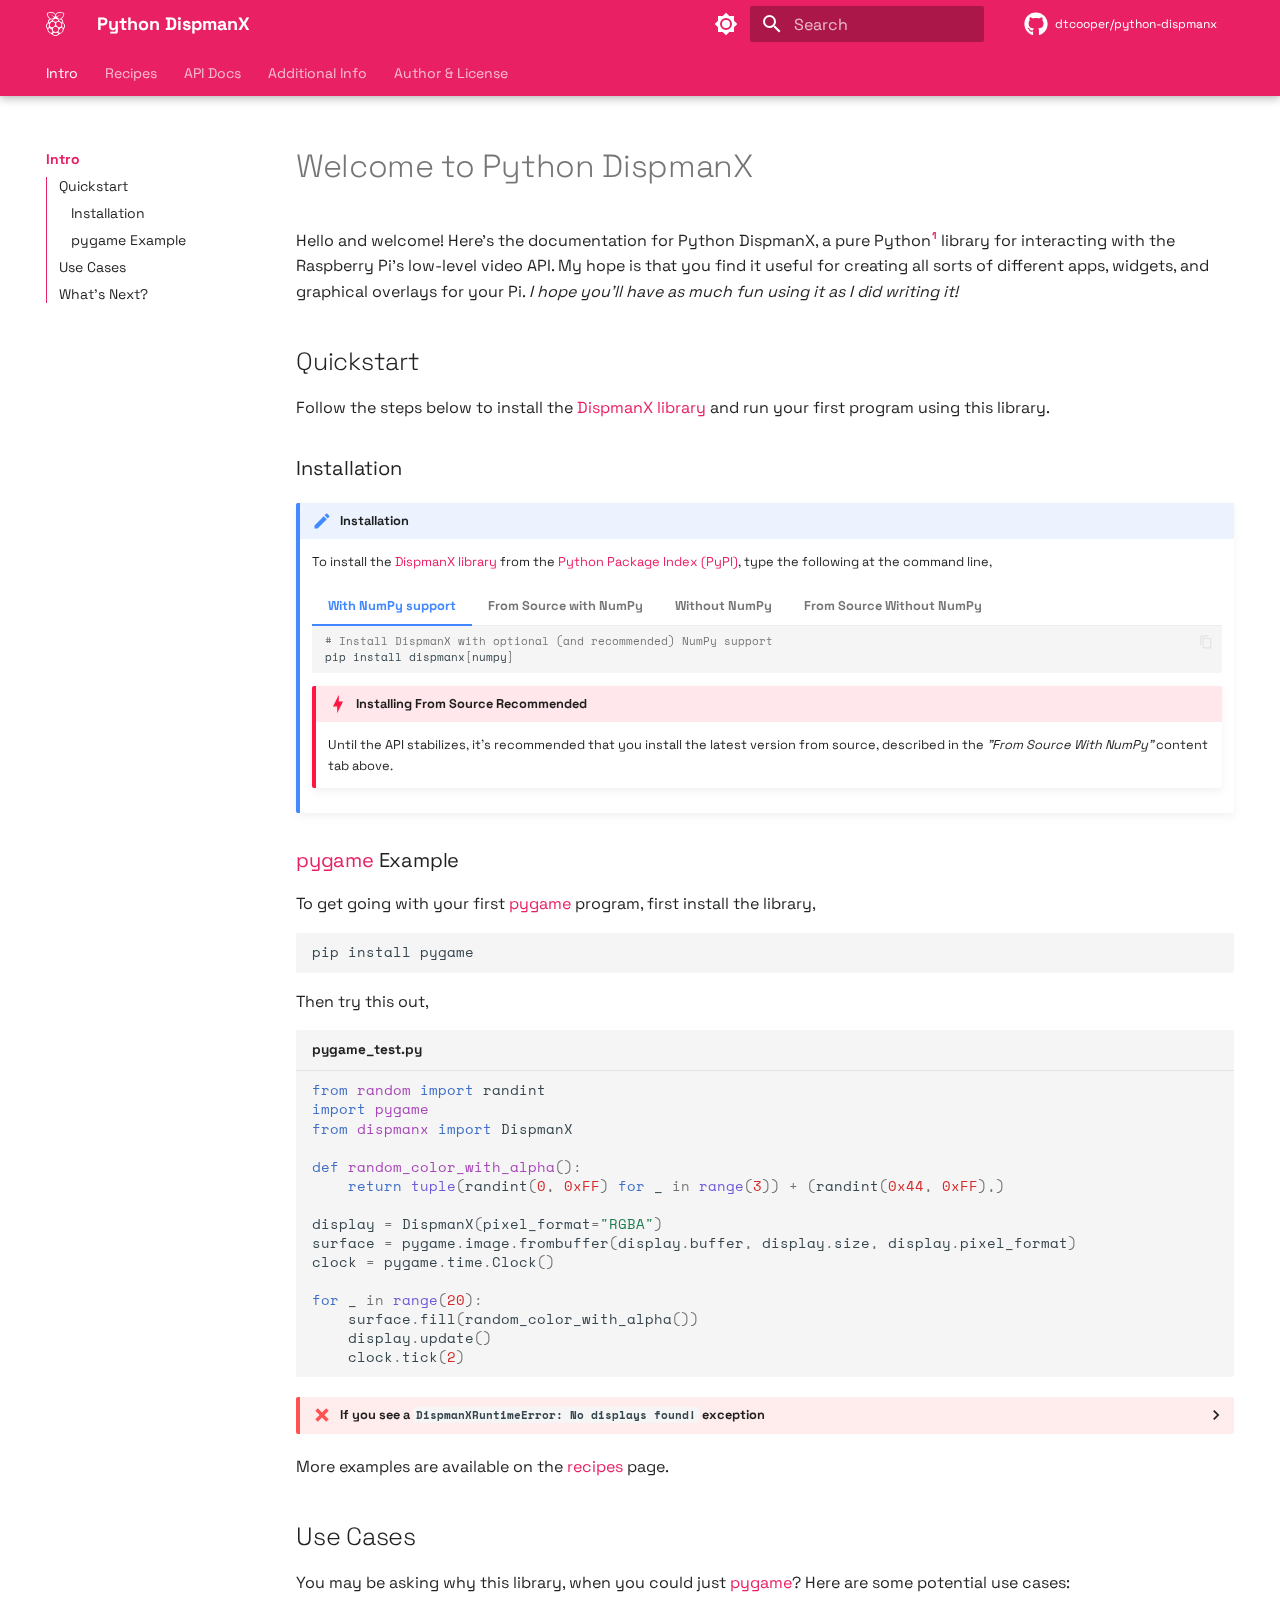
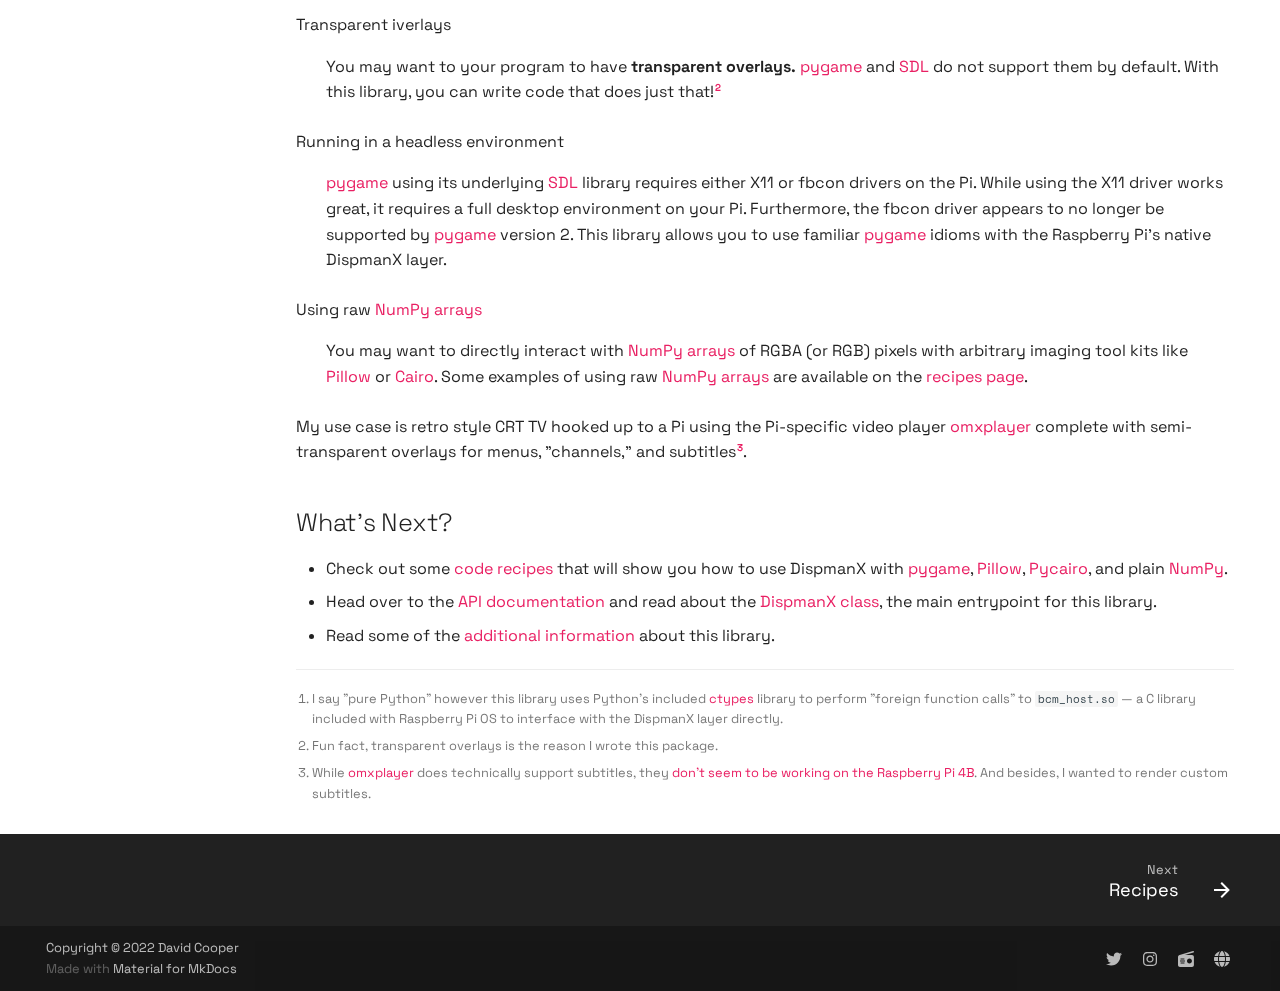
<file: index.html>
<!doctype html>
<html lang="en" class="no-js">
  <head>
    
      <meta charset="utf-8">
      <meta name="viewport" content="width=device-width,initial-scale=1">
      
      
      
        <link rel="canonical" href="https://dtcooper.github.io/python-dispmanx/">
      
      <link rel="icon" href="assets/favicon.svg">
      <meta name="generator" content="mkdocs-1.3.1, mkdocs-material-8.3.9">
    
    
      
        <title>Intro - Python DispmanX</title>
      
    
    
      <link rel="stylesheet" href="assets/stylesheets/main.1d29e8d0.min.css">
      
        
        <link rel="stylesheet" href="assets/stylesheets/palette.cbb835fc.min.css">
        
      
      
    
    
    
      
        
        
        <link rel="preconnect" href="https://fonts.gstatic.com" crossorigin>
        <link rel="stylesheet" href="https://fonts.googleapis.com/css?family=Space+Grotesk:300,300i,400,400i,700,700i%7CSpace+Mono:400,400i,700,700i&display=fallback">
        <style>:root{--md-text-font:"Space Grotesk";--md-code-font:"Space Mono"}</style>
      
    
    
      <link rel="stylesheet" href="assets/_mkdocstrings.css">
    
      <link rel="stylesheet" href="assets/extra.css">
    
    <script>__md_scope=new URL(".",location),__md_get=(e,_=localStorage,t=__md_scope)=>JSON.parse(_.getItem(t.pathname+"."+e)),__md_set=(e,_,t=localStorage,a=__md_scope)=>{try{t.setItem(a.pathname+"."+e,JSON.stringify(_))}catch(e){}}</script>
    
      

    
    
  </head>
  
  
    
    
      
    
    
    
    
    <body dir="ltr" data-md-color-scheme="default" data-md-color-primary="pink" data-md-color-accent="blue">
  
    
    
      <script>var palette=__md_get("__palette");if(palette&&"object"==typeof palette.color)for(var key of Object.keys(palette.color))document.body.setAttribute("data-md-color-"+key,palette.color[key])</script>
    
    <input class="md-toggle" data-md-toggle="drawer" type="checkbox" id="__drawer" autocomplete="off">
    <input class="md-toggle" data-md-toggle="search" type="checkbox" id="__search" autocomplete="off">
    <label class="md-overlay" for="__drawer"></label>
    <div data-md-component="skip">
      
        
        <a href="#welcome-to-python-dispmanx" class="md-skip">
          Skip to content
        </a>
      
    </div>
    <div data-md-component="announce">
      
    </div>
    
    
      

  

<header class="md-header md-header--lifted" data-md-component="header">
  <nav class="md-header__inner md-grid" aria-label="Header">
    <a href="." title="Python DispmanX" class="md-header__button md-logo" aria-label="Python DispmanX" data-md-component="logo">
      
  
  <svg xmlns="http://www.w3.org/2000/svg" viewBox="0 0 407 512"><!--! Font Awesome Free 6.1.1 by @fontawesome - https://fontawesome.com License - https://fontawesome.com/license/free (Icons: CC BY 4.0, Fonts: SIL OFL 1.1, Code: MIT License) Copyright 2022 Fonticons, Inc.--><path d="m372 232.5-3.7-6.5c.1-46.4-21.4-65.3-46.5-79.7 7.6-2 15.4-3.6 17.6-13.2 13.1-3.3 15.8-9.4 17.1-15.8 3.4-2.3 14.8-8.7 13.6-19.7 6.4-4.4 10-10.1 8.1-18.1 6.9-7.5 8.7-13.7 5.8-19.4 8.3-10.3 4.6-15.6 1.1-20.9 6.2-11.2.7-23.2-16.6-21.2-6.9-10.1-21.9-7.8-24.2-7.8-2.6-3.2-6-6-16.5-4.7-6.8-6.1-14.4-5-22.3-2.1-9.3-7.3-15.5-1.4-22.6.8C271.6.6 269 5.5 263.5 7.6c-12.3-2.6-16.1 3-22 8.9l-6.9-.1c-18.6 10.8-27.8 32.8-31.1 44.1-3.3-11.3-12.5-33.3-31.1-44.1l-6.9.1c-5.9-5.9-9.7-11.5-22-8.9-5.6-2-8.1-7-19.4-3.4-4.6-1.4-8.9-4.4-13.9-4.3-2.6.1-5.5 1-8.7 3.5-7.9-3-15.5-4-22.3 2.1-10.5-1.3-14 1.4-16.5 4.7-2.3 0-17.3-2.3-24.2 7.8C21.2 16 15.8 28 22 39.2c-3.5 5.4-7.2 10.7 1.1 20.9-2.9 5.7-1.1 11.9 5.8 19.4-1.8 8 1.8 13.7 8.1 18.1-1.2 11 10.2 17.4 13.6 19.7 1.3 6.4 4 12.4 17.1 15.8 2.2 9.5 10 11.2 17.6 13.2-25.1 14.4-46.6 33.3-46.5 79.7l-3.7 6.5c-28.8 17.2-54.7 72.7-14.2 117.7 2.6 14.1 7.1 24.2 11 35.4 5.9 45.2 44.5 66.3 54.6 68.8 14.9 11.2 30.8 21.8 52.2 29.2C159 504.2 181 512 203 512h1c22.1 0 44-7.8 64.2-28.4 21.5-7.4 37.3-18 52.2-29.2 10.2-2.5 48.7-23.6 54.6-68.8 3.9-11.2 8.4-21.3 11-35.4 40.6-45.1 14.7-100.5-14-117.7zm-22.2-8c-1.5 18.7-98.9-65.1-82.1-67.9 45.7-7.5 83.6 19.2 82.1 67.9zm-43 93.1c-24.5 15.8-59.8 5.6-78.8-22.8s-14.6-64.2 9.9-80c24.5-15.8 59.8-5.6 78.8 22.8s14.6 64.2-9.9 80zM238.9 29.3c.8 4.2 1.8 6.8 2.9 7.6 5.4-5.8 9.8-11.7 16.8-17.3 0 3.3-1.7 6.8 2.5 9.4 3.7-5 8.8-9.5 15.5-13.3-3.2 5.6-.6 7.3 1.2 9.6 5.1-4.4 10-8.8 19.4-12.3-2.6 3.1-6.2 6.2-2.4 9.8 5.3-3.3 10.6-6.6 23.1-8.9-2.8 3.1-8.7 6.3-5.1 9.4 6.6-2.5 14-4.4 22.1-5.4-3.9 3.2-7.1 6.3-3.9 8.8 7.1-2.2 16.9-5.1 26.4-2.6l-6 6.1c-.7.8 14.1.6 23.9.8-3.6 5-7.2 9.7-9.3 18.2 1 1 5.8.4 10.4 0-4.7 9.9-12.8 12.3-14.7 16.6 2.9 2.2 6.8 1.6 11.2.1-3.4 6.9-10.4 11.7-16 17.3 1.4 1 3.9 1.6 9.7.9-5.2 5.5-11.4 10.5-18.8 15 1.3 1.5 5.8 1.5 10 1.6-6.7 6.5-15.3 9.9-23.4 14.2 4 2.7 6.9 2.1 10 2.1-5.7 4.7-15.4 7.1-24.4 10 1.7 2.7 3.4 3.4 7.1 4.1-9.5 5.3-23.2 2.9-27 5.6.9 2.7 3.6 4.4 6.7 5.8-15.4.9-57.3-.6-65.4-32.3 15.7-17.3 44.4-37.5 93.7-62.6-38.4 12.8-73 30-102 53.5-34.3-15.9-10.8-55.9 5.8-71.8zm-34.4 114.6c24.2-.3 54.1 17.8 54 34.7-.1 15-21 27.1-53.8 26.9-32.1-.4-53.7-15.2-53.6-29.8 0-11.9 26.2-32.5 53.4-31.8zm-123-12.8c3.7-.7 5.4-1.5 7.1-4.1-9-2.8-18.7-5.3-24.4-10 3.1 0 6 .7 10-2.1-8.1-4.3-16.7-7.7-23.4-14.2 4.2-.1 8.7 0 10-1.6-7.4-4.5-13.6-9.5-18.8-15 5.8.7 8.3.1 9.7-.9-5.6-5.6-12.7-10.4-16-17.3 4.3 1.5 8.3 2 11.2-.1-1.9-4.2-10-6.7-14.7-16.6 4.6.4 9.4 1 10.4 0-2.1-8.5-5.8-13.3-9.3-18.2 9.8-.1 24.6 0 23.9-.8l-6-6.1c9.5-2.5 19.3.4 26.4 2.6 3.2-2.5-.1-5.6-3.9-8.8 8.1 1.1 15.4 2.9 22.1 5.4 3.5-3.1-2.3-6.3-5.1-9.4 12.5 2.3 17.8 5.6 23.1 8.9 3.8-3.6.2-6.7-2.4-9.8 9.4 3.4 14.3 7.9 19.4 12.3 1.7-2.3 4.4-4 1.2-9.6 6.7 3.8 11.8 8.3 15.5 13.3 4.1-2.6 2.5-6.2 2.5-9.4 7 5.6 11.4 11.5 16.8 17.3 1.1-.8 2-3.4 2.9-7.6 16.6 15.9 40.1 55.9 6 71.8-29-23.5-63.6-40.7-102-53.5 49.3 25 78 45.3 93.7 62.6-8 31.8-50 33.2-65.4 32.3 3.1-1.4 5.8-3.2 6.7-5.8-4-2.8-17.6-.4-27.2-5.6zm60.1 24.1c16.8 2.8-80.6 86.5-82.1 67.9-1.5-48.7 36.5-75.5 82.1-67.9zM38.2 342c-23.7-18.8-31.3-73.7 12.6-98.3 26.5-7 9 107.8-12.6 98.3zm91 98.2c-13.3 7.9-45.8 4.7-68.8-27.9-15.5-27.4-13.5-55.2-2.6-63.4 16.3-9.8 41.5 3.4 60.9 25.6 16.9 20 24.6 55.3 10.5 65.7zm-26.4-119.7c-24.5-15.8-28.9-51.6-9.9-80s54.3-38.6 78.8-22.8 28.9 51.6 9.9 80c-19.1 28.4-54.4 38.6-78.8 22.8zM205 496c-29.4 1.2-58.2-23.7-57.8-32.3-.4-12.7 35.8-22.6 59.3-22 23.7-1 55.6 7.5 55.7 18.9.5 11-28.8 35.9-57.2 35.4zm58.9-124.9c.2 29.7-26.2 53.8-58.8 54-32.6.2-59.2-23.8-59.4-53.4v-.6c-.2-29.7 26.2-53.8 58.8-54 32.6-.2 59.2 23.8 59.4 53.4v.6zm82.2 42.7c-25.3 34.6-59.6 35.9-72.3 26.3-13.3-12.4-3.2-50.9 15.1-72 20.9-23.3 43.3-38.5 58.9-26.6 10.5 10.3 16.7 49.1-1.7 72.3zm22.9-73.2c-21.5 9.4-39-105.3-12.6-98.3 43.9 24.7 36.3 79.6 12.6 98.3z"/></svg>

    </a>
    <label class="md-header__button md-icon" for="__drawer">
      <svg xmlns="http://www.w3.org/2000/svg" viewBox="0 0 24 24"><path d="M3 6h18v2H3V6m0 5h18v2H3v-2m0 5h18v2H3v-2Z"/></svg>
    </label>
    <div class="md-header__title" data-md-component="header-title">
      <div class="md-header__ellipsis">
        <div class="md-header__topic">
          <span class="md-ellipsis">
            Python DispmanX
          </span>
        </div>
        <div class="md-header__topic" data-md-component="header-topic">
          <span class="md-ellipsis">
            
              Intro
            
          </span>
        </div>
      </div>
    </div>
    
      <form class="md-header__option" data-md-component="palette">
        
          
          
          <input class="md-option" data-md-color-media="(prefers-color-scheme: light)" data-md-color-scheme="default" data-md-color-primary="pink" data-md-color-accent="blue"  aria-label="Switch to dark mode"  type="radio" name="__palette" id="__palette_1">
          
            <label class="md-header__button md-icon" title="Switch to dark mode" for="__palette_2" hidden>
              <svg xmlns="http://www.w3.org/2000/svg" viewBox="0 0 24 24"><path d="M12 8a4 4 0 0 0-4 4 4 4 0 0 0 4 4 4 4 0 0 0 4-4 4 4 0 0 0-4-4m0 10a6 6 0 0 1-6-6 6 6 0 0 1 6-6 6 6 0 0 1 6 6 6 6 0 0 1-6 6m8-9.31V4h-4.69L12 .69 8.69 4H4v4.69L.69 12 4 15.31V20h4.69L12 23.31 15.31 20H20v-4.69L23.31 12 20 8.69Z"/></svg>
            </label>
          
        
          
          
          <input class="md-option" data-md-color-media="(prefers-color-scheme: dark)" data-md-color-scheme="slate" data-md-color-primary="pink" data-md-color-accent="light-blue"  aria-label="Switch to light mode"  type="radio" name="__palette" id="__palette_2">
          
            <label class="md-header__button md-icon" title="Switch to light mode" for="__palette_1" hidden>
              <svg xmlns="http://www.w3.org/2000/svg" viewBox="0 0 24 24"><path d="m17.75 4.09-2.53 1.94.91 3.06-2.63-1.81-2.63 1.81.91-3.06-2.53-1.94L12.44 4l1.06-3 1.06 3 3.19.09m3.5 6.91-1.64 1.25.59 1.98-1.7-1.17-1.7 1.17.59-1.98L15.75 11l2.06-.05L18.5 9l.69 1.95 2.06.05m-2.28 4.95c.83-.08 1.72 1.1 1.19 1.85-.32.45-.66.87-1.08 1.27C15.17 23 8.84 23 4.94 19.07c-3.91-3.9-3.91-10.24 0-14.14.4-.4.82-.76 1.27-1.08.75-.53 1.93.36 1.85 1.19-.27 2.86.69 5.83 2.89 8.02a9.96 9.96 0 0 0 8.02 2.89m-1.64 2.02a12.08 12.08 0 0 1-7.8-3.47c-2.17-2.19-3.33-5-3.49-7.82-2.81 3.14-2.7 7.96.31 10.98 3.02 3.01 7.84 3.12 10.98.31Z"/></svg>
            </label>
          
        
      </form>
    
    
    
      <label class="md-header__button md-icon" for="__search">
        <svg xmlns="http://www.w3.org/2000/svg" viewBox="0 0 24 24"><path d="M9.5 3A6.5 6.5 0 0 1 16 9.5c0 1.61-.59 3.09-1.56 4.23l.27.27h.79l5 5-1.5 1.5-5-5v-.79l-.27-.27A6.516 6.516 0 0 1 9.5 16 6.5 6.5 0 0 1 3 9.5 6.5 6.5 0 0 1 9.5 3m0 2C7 5 5 7 5 9.5S7 14 9.5 14 14 12 14 9.5 12 5 9.5 5Z"/></svg>
      </label>
      <div class="md-search" data-md-component="search" role="dialog">
  <label class="md-search__overlay" for="__search"></label>
  <div class="md-search__inner" role="search">
    <form class="md-search__form" name="search">
      <input type="text" class="md-search__input" name="query" aria-label="Search" placeholder="Search" autocapitalize="off" autocorrect="off" autocomplete="off" spellcheck="false" data-md-component="search-query" required>
      <label class="md-search__icon md-icon" for="__search">
        <svg xmlns="http://www.w3.org/2000/svg" viewBox="0 0 24 24"><path d="M9.5 3A6.5 6.5 0 0 1 16 9.5c0 1.61-.59 3.09-1.56 4.23l.27.27h.79l5 5-1.5 1.5-5-5v-.79l-.27-.27A6.516 6.516 0 0 1 9.5 16 6.5 6.5 0 0 1 3 9.5 6.5 6.5 0 0 1 9.5 3m0 2C7 5 5 7 5 9.5S7 14 9.5 14 14 12 14 9.5 12 5 9.5 5Z"/></svg>
        <svg xmlns="http://www.w3.org/2000/svg" viewBox="0 0 24 24"><path d="M20 11v2H8l5.5 5.5-1.42 1.42L4.16 12l7.92-7.92L13.5 5.5 8 11h12Z"/></svg>
      </label>
      <nav class="md-search__options" aria-label="Search">
        
        <button type="reset" class="md-search__icon md-icon" aria-label="Clear" tabindex="-1">
          <svg xmlns="http://www.w3.org/2000/svg" viewBox="0 0 24 24"><path d="M19 6.41 17.59 5 12 10.59 6.41 5 5 6.41 10.59 12 5 17.59 6.41 19 12 13.41 17.59 19 19 17.59 13.41 12 19 6.41Z"/></svg>
        </button>
      </nav>
      
        <div class="md-search__suggest" data-md-component="search-suggest"></div>
      
    </form>
    <div class="md-search__output">
      <div class="md-search__scrollwrap" data-md-scrollfix>
        <div class="md-search-result" data-md-component="search-result">
          <div class="md-search-result__meta">
            Initializing search
          </div>
          <ol class="md-search-result__list"></ol>
        </div>
      </div>
    </div>
  </div>
</div>
    
    
      <div class="md-header__source">
        <a href="https://github.com/dtcooper/python-dispmanx" title="Go to repository" class="md-source" data-md-component="source">
  <div class="md-source__icon md-icon">
    
    <svg xmlns="http://www.w3.org/2000/svg" viewBox="0 0 496 512"><!--! Font Awesome Free 6.1.1 by @fontawesome - https://fontawesome.com License - https://fontawesome.com/license/free (Icons: CC BY 4.0, Fonts: SIL OFL 1.1, Code: MIT License) Copyright 2022 Fonticons, Inc.--><path d="M165.9 397.4c0 2-2.3 3.6-5.2 3.6-3.3.3-5.6-1.3-5.6-3.6 0-2 2.3-3.6 5.2-3.6 3-.3 5.6 1.3 5.6 3.6zm-31.1-4.5c-.7 2 1.3 4.3 4.3 4.9 2.6 1 5.6 0 6.2-2s-1.3-4.3-4.3-5.2c-2.6-.7-5.5.3-6.2 2.3zm44.2-1.7c-2.9.7-4.9 2.6-4.6 4.9.3 2 2.9 3.3 5.9 2.6 2.9-.7 4.9-2.6 4.6-4.6-.3-1.9-3-3.2-5.9-2.9zM244.8 8C106.1 8 0 113.3 0 252c0 110.9 69.8 205.8 169.5 239.2 12.8 2.3 17.3-5.6 17.3-12.1 0-6.2-.3-40.4-.3-61.4 0 0-70 15-84.7-29.8 0 0-11.4-29.1-27.8-36.6 0 0-22.9-15.7 1.6-15.4 0 0 24.9 2 38.6 25.8 21.9 38.6 58.6 27.5 72.9 20.9 2.3-16 8.8-27.1 16-33.7-55.9-6.2-112.3-14.3-112.3-110.5 0-27.5 7.6-41.3 23.6-58.9-2.6-6.5-11.1-33.3 2.6-67.9 20.9-6.5 69 27 69 27 20-5.6 41.5-8.5 62.8-8.5s42.8 2.9 62.8 8.5c0 0 48.1-33.6 69-27 13.7 34.7 5.2 61.4 2.6 67.9 16 17.7 25.8 31.5 25.8 58.9 0 96.5-58.9 104.2-114.8 110.5 9.2 7.9 17 22.9 17 46.4 0 33.7-.3 75.4-.3 83.6 0 6.5 4.6 14.4 17.3 12.1C428.2 457.8 496 362.9 496 252 496 113.3 383.5 8 244.8 8zM97.2 352.9c-1.3 1-1 3.3.7 5.2 1.6 1.6 3.9 2.3 5.2 1 1.3-1 1-3.3-.7-5.2-1.6-1.6-3.9-2.3-5.2-1zm-10.8-8.1c-.7 1.3.3 2.9 2.3 3.9 1.6 1 3.6.7 4.3-.7.7-1.3-.3-2.9-2.3-3.9-2-.6-3.6-.3-4.3.7zm32.4 35.6c-1.6 1.3-1 4.3 1.3 6.2 2.3 2.3 5.2 2.6 6.5 1 1.3-1.3.7-4.3-1.3-6.2-2.2-2.3-5.2-2.6-6.5-1zm-11.4-14.7c-1.6 1-1.6 3.6 0 5.9 1.6 2.3 4.3 3.3 5.6 2.3 1.6-1.3 1.6-3.9 0-6.2-1.4-2.3-4-3.3-5.6-2z"/></svg>
  </div>
  <div class="md-source__repository">
    dtcooper/python-dispmanx
  </div>
</a>
      </div>
    
  </nav>
  
    
      
<nav class="md-tabs" aria-label="Tabs" data-md-component="tabs">
  <div class="md-tabs__inner md-grid">
    <ul class="md-tabs__list">
      
        
  
  
    
  


  <li class="md-tabs__item">
    <a href="." class="md-tabs__link md-tabs__link--active">
      Intro
    </a>
  </li>

      
        
  
  


  <li class="md-tabs__item">
    <a href="recipes/" class="md-tabs__link">
      Recipes
    </a>
  </li>

      
        
  
  


  <li class="md-tabs__item">
    <a href="api/" class="md-tabs__link">
      API Docs
    </a>
  </li>

      
        
  
  


  <li class="md-tabs__item">
    <a href="more-info/" class="md-tabs__link">
      Additional Info
    </a>
  </li>

      
        
  
  


  <li class="md-tabs__item">
    <a href="license/" class="md-tabs__link">
      Author & License
    </a>
  </li>

      
    </ul>
  </div>
</nav>
    
  
</header>
    
    <div class="md-container" data-md-component="container">
      
      
        
      
      <main class="md-main" data-md-component="main">
        <div class="md-main__inner md-grid">
          
            
              
              <div class="md-sidebar md-sidebar--primary" data-md-component="sidebar" data-md-type="navigation" >
                <div class="md-sidebar__scrollwrap">
                  <div class="md-sidebar__inner">
                    

  


  

<nav class="md-nav md-nav--primary md-nav--lifted md-nav--integrated" aria-label="Navigation" data-md-level="0">
  <label class="md-nav__title" for="__drawer">
    <a href="." title="Python DispmanX" class="md-nav__button md-logo" aria-label="Python DispmanX" data-md-component="logo">
      
  
  <svg xmlns="http://www.w3.org/2000/svg" viewBox="0 0 407 512"><!--! Font Awesome Free 6.1.1 by @fontawesome - https://fontawesome.com License - https://fontawesome.com/license/free (Icons: CC BY 4.0, Fonts: SIL OFL 1.1, Code: MIT License) Copyright 2022 Fonticons, Inc.--><path d="m372 232.5-3.7-6.5c.1-46.4-21.4-65.3-46.5-79.7 7.6-2 15.4-3.6 17.6-13.2 13.1-3.3 15.8-9.4 17.1-15.8 3.4-2.3 14.8-8.7 13.6-19.7 6.4-4.4 10-10.1 8.1-18.1 6.9-7.5 8.7-13.7 5.8-19.4 8.3-10.3 4.6-15.6 1.1-20.9 6.2-11.2.7-23.2-16.6-21.2-6.9-10.1-21.9-7.8-24.2-7.8-2.6-3.2-6-6-16.5-4.7-6.8-6.1-14.4-5-22.3-2.1-9.3-7.3-15.5-1.4-22.6.8C271.6.6 269 5.5 263.5 7.6c-12.3-2.6-16.1 3-22 8.9l-6.9-.1c-18.6 10.8-27.8 32.8-31.1 44.1-3.3-11.3-12.5-33.3-31.1-44.1l-6.9.1c-5.9-5.9-9.7-11.5-22-8.9-5.6-2-8.1-7-19.4-3.4-4.6-1.4-8.9-4.4-13.9-4.3-2.6.1-5.5 1-8.7 3.5-7.9-3-15.5-4-22.3 2.1-10.5-1.3-14 1.4-16.5 4.7-2.3 0-17.3-2.3-24.2 7.8C21.2 16 15.8 28 22 39.2c-3.5 5.4-7.2 10.7 1.1 20.9-2.9 5.7-1.1 11.9 5.8 19.4-1.8 8 1.8 13.7 8.1 18.1-1.2 11 10.2 17.4 13.6 19.7 1.3 6.4 4 12.4 17.1 15.8 2.2 9.5 10 11.2 17.6 13.2-25.1 14.4-46.6 33.3-46.5 79.7l-3.7 6.5c-28.8 17.2-54.7 72.7-14.2 117.7 2.6 14.1 7.1 24.2 11 35.4 5.9 45.2 44.5 66.3 54.6 68.8 14.9 11.2 30.8 21.8 52.2 29.2C159 504.2 181 512 203 512h1c22.1 0 44-7.8 64.2-28.4 21.5-7.4 37.3-18 52.2-29.2 10.2-2.5 48.7-23.6 54.6-68.8 3.9-11.2 8.4-21.3 11-35.4 40.6-45.1 14.7-100.5-14-117.7zm-22.2-8c-1.5 18.7-98.9-65.1-82.1-67.9 45.7-7.5 83.6 19.2 82.1 67.9zm-43 93.1c-24.5 15.8-59.8 5.6-78.8-22.8s-14.6-64.2 9.9-80c24.5-15.8 59.8-5.6 78.8 22.8s14.6 64.2-9.9 80zM238.9 29.3c.8 4.2 1.8 6.8 2.9 7.6 5.4-5.8 9.8-11.7 16.8-17.3 0 3.3-1.7 6.8 2.5 9.4 3.7-5 8.8-9.5 15.5-13.3-3.2 5.6-.6 7.3 1.2 9.6 5.1-4.4 10-8.8 19.4-12.3-2.6 3.1-6.2 6.2-2.4 9.8 5.3-3.3 10.6-6.6 23.1-8.9-2.8 3.1-8.7 6.3-5.1 9.4 6.6-2.5 14-4.4 22.1-5.4-3.9 3.2-7.1 6.3-3.9 8.8 7.1-2.2 16.9-5.1 26.4-2.6l-6 6.1c-.7.8 14.1.6 23.9.8-3.6 5-7.2 9.7-9.3 18.2 1 1 5.8.4 10.4 0-4.7 9.9-12.8 12.3-14.7 16.6 2.9 2.2 6.8 1.6 11.2.1-3.4 6.9-10.4 11.7-16 17.3 1.4 1 3.9 1.6 9.7.9-5.2 5.5-11.4 10.5-18.8 15 1.3 1.5 5.8 1.5 10 1.6-6.7 6.5-15.3 9.9-23.4 14.2 4 2.7 6.9 2.1 10 2.1-5.7 4.7-15.4 7.1-24.4 10 1.7 2.7 3.4 3.4 7.1 4.1-9.5 5.3-23.2 2.9-27 5.6.9 2.7 3.6 4.4 6.7 5.8-15.4.9-57.3-.6-65.4-32.3 15.7-17.3 44.4-37.5 93.7-62.6-38.4 12.8-73 30-102 53.5-34.3-15.9-10.8-55.9 5.8-71.8zm-34.4 114.6c24.2-.3 54.1 17.8 54 34.7-.1 15-21 27.1-53.8 26.9-32.1-.4-53.7-15.2-53.6-29.8 0-11.9 26.2-32.5 53.4-31.8zm-123-12.8c3.7-.7 5.4-1.5 7.1-4.1-9-2.8-18.7-5.3-24.4-10 3.1 0 6 .7 10-2.1-8.1-4.3-16.7-7.7-23.4-14.2 4.2-.1 8.7 0 10-1.6-7.4-4.5-13.6-9.5-18.8-15 5.8.7 8.3.1 9.7-.9-5.6-5.6-12.7-10.4-16-17.3 4.3 1.5 8.3 2 11.2-.1-1.9-4.2-10-6.7-14.7-16.6 4.6.4 9.4 1 10.4 0-2.1-8.5-5.8-13.3-9.3-18.2 9.8-.1 24.6 0 23.9-.8l-6-6.1c9.5-2.5 19.3.4 26.4 2.6 3.2-2.5-.1-5.6-3.9-8.8 8.1 1.1 15.4 2.9 22.1 5.4 3.5-3.1-2.3-6.3-5.1-9.4 12.5 2.3 17.8 5.6 23.1 8.9 3.8-3.6.2-6.7-2.4-9.8 9.4 3.4 14.3 7.9 19.4 12.3 1.7-2.3 4.4-4 1.2-9.6 6.7 3.8 11.8 8.3 15.5 13.3 4.1-2.6 2.5-6.2 2.5-9.4 7 5.6 11.4 11.5 16.8 17.3 1.1-.8 2-3.4 2.9-7.6 16.6 15.9 40.1 55.9 6 71.8-29-23.5-63.6-40.7-102-53.5 49.3 25 78 45.3 93.7 62.6-8 31.8-50 33.2-65.4 32.3 3.1-1.4 5.8-3.2 6.7-5.8-4-2.8-17.6-.4-27.2-5.6zm60.1 24.1c16.8 2.8-80.6 86.5-82.1 67.9-1.5-48.7 36.5-75.5 82.1-67.9zM38.2 342c-23.7-18.8-31.3-73.7 12.6-98.3 26.5-7 9 107.8-12.6 98.3zm91 98.2c-13.3 7.9-45.8 4.7-68.8-27.9-15.5-27.4-13.5-55.2-2.6-63.4 16.3-9.8 41.5 3.4 60.9 25.6 16.9 20 24.6 55.3 10.5 65.7zm-26.4-119.7c-24.5-15.8-28.9-51.6-9.9-80s54.3-38.6 78.8-22.8 28.9 51.6 9.9 80c-19.1 28.4-54.4 38.6-78.8 22.8zM205 496c-29.4 1.2-58.2-23.7-57.8-32.3-.4-12.7 35.8-22.6 59.3-22 23.7-1 55.6 7.5 55.7 18.9.5 11-28.8 35.9-57.2 35.4zm58.9-124.9c.2 29.7-26.2 53.8-58.8 54-32.6.2-59.2-23.8-59.4-53.4v-.6c-.2-29.7 26.2-53.8 58.8-54 32.6-.2 59.2 23.8 59.4 53.4v.6zm82.2 42.7c-25.3 34.6-59.6 35.9-72.3 26.3-13.3-12.4-3.2-50.9 15.1-72 20.9-23.3 43.3-38.5 58.9-26.6 10.5 10.3 16.7 49.1-1.7 72.3zm22.9-73.2c-21.5 9.4-39-105.3-12.6-98.3 43.9 24.7 36.3 79.6 12.6 98.3z"/></svg>

    </a>
    Python DispmanX
  </label>
  
    <div class="md-nav__source">
      <a href="https://github.com/dtcooper/python-dispmanx" title="Go to repository" class="md-source" data-md-component="source">
  <div class="md-source__icon md-icon">
    
    <svg xmlns="http://www.w3.org/2000/svg" viewBox="0 0 496 512"><!--! Font Awesome Free 6.1.1 by @fontawesome - https://fontawesome.com License - https://fontawesome.com/license/free (Icons: CC BY 4.0, Fonts: SIL OFL 1.1, Code: MIT License) Copyright 2022 Fonticons, Inc.--><path d="M165.9 397.4c0 2-2.3 3.6-5.2 3.6-3.3.3-5.6-1.3-5.6-3.6 0-2 2.3-3.6 5.2-3.6 3-.3 5.6 1.3 5.6 3.6zm-31.1-4.5c-.7 2 1.3 4.3 4.3 4.9 2.6 1 5.6 0 6.2-2s-1.3-4.3-4.3-5.2c-2.6-.7-5.5.3-6.2 2.3zm44.2-1.7c-2.9.7-4.9 2.6-4.6 4.9.3 2 2.9 3.3 5.9 2.6 2.9-.7 4.9-2.6 4.6-4.6-.3-1.9-3-3.2-5.9-2.9zM244.8 8C106.1 8 0 113.3 0 252c0 110.9 69.8 205.8 169.5 239.2 12.8 2.3 17.3-5.6 17.3-12.1 0-6.2-.3-40.4-.3-61.4 0 0-70 15-84.7-29.8 0 0-11.4-29.1-27.8-36.6 0 0-22.9-15.7 1.6-15.4 0 0 24.9 2 38.6 25.8 21.9 38.6 58.6 27.5 72.9 20.9 2.3-16 8.8-27.1 16-33.7-55.9-6.2-112.3-14.3-112.3-110.5 0-27.5 7.6-41.3 23.6-58.9-2.6-6.5-11.1-33.3 2.6-67.9 20.9-6.5 69 27 69 27 20-5.6 41.5-8.5 62.8-8.5s42.8 2.9 62.8 8.5c0 0 48.1-33.6 69-27 13.7 34.7 5.2 61.4 2.6 67.9 16 17.7 25.8 31.5 25.8 58.9 0 96.5-58.9 104.2-114.8 110.5 9.2 7.9 17 22.9 17 46.4 0 33.7-.3 75.4-.3 83.6 0 6.5 4.6 14.4 17.3 12.1C428.2 457.8 496 362.9 496 252 496 113.3 383.5 8 244.8 8zM97.2 352.9c-1.3 1-1 3.3.7 5.2 1.6 1.6 3.9 2.3 5.2 1 1.3-1 1-3.3-.7-5.2-1.6-1.6-3.9-2.3-5.2-1zm-10.8-8.1c-.7 1.3.3 2.9 2.3 3.9 1.6 1 3.6.7 4.3-.7.7-1.3-.3-2.9-2.3-3.9-2-.6-3.6-.3-4.3.7zm32.4 35.6c-1.6 1.3-1 4.3 1.3 6.2 2.3 2.3 5.2 2.6 6.5 1 1.3-1.3.7-4.3-1.3-6.2-2.2-2.3-5.2-2.6-6.5-1zm-11.4-14.7c-1.6 1-1.6 3.6 0 5.9 1.6 2.3 4.3 3.3 5.6 2.3 1.6-1.3 1.6-3.9 0-6.2-1.4-2.3-4-3.3-5.6-2z"/></svg>
  </div>
  <div class="md-source__repository">
    dtcooper/python-dispmanx
  </div>
</a>
    </div>
  
  <ul class="md-nav__list" data-md-scrollfix>
    
      
      
      

  
  
    
  
  
    <li class="md-nav__item md-nav__item--active">
      
      <input class="md-nav__toggle md-toggle" data-md-toggle="toc" type="checkbox" id="__toc">
      
      
        
      
      
        <label class="md-nav__link md-nav__link--active" for="__toc">
          Intro
          <span class="md-nav__icon md-icon"></span>
        </label>
      
      <a href="." class="md-nav__link md-nav__link--active">
        Intro
      </a>
      
        

<nav class="md-nav md-nav--secondary" aria-label="Table of contents">
  
  
  
    
  
  
    <label class="md-nav__title" for="__toc">
      <span class="md-nav__icon md-icon"></span>
      Table of contents
    </label>
    <ul class="md-nav__list" data-md-component="toc" data-md-scrollfix>
      
        <li class="md-nav__item">
  <a href="#quickstart" class="md-nav__link">
    Quickstart
  </a>
  
    <nav class="md-nav" aria-label="Quickstart">
      <ul class="md-nav__list">
        
          <li class="md-nav__item">
  <a href="#installation" class="md-nav__link">
    Installation
  </a>
  
</li>
        
          <li class="md-nav__item">
  <a href="#pygame-example" class="md-nav__link">
    pygame Example
  </a>
  
</li>
        
      </ul>
    </nav>
  
</li>
      
        <li class="md-nav__item">
  <a href="#use-cases" class="md-nav__link">
    Use Cases
  </a>
  
</li>
      
        <li class="md-nav__item">
  <a href="#whats-next" class="md-nav__link">
    What's Next?
  </a>
  
</li>
      
    </ul>
  
</nav>
      
    </li>
  

    
      
      
      

  
  
  
    <li class="md-nav__item">
      <a href="recipes/" class="md-nav__link">
        Recipes
      </a>
    </li>
  

    
      
      
      

  
  
  
    <li class="md-nav__item">
      <a href="api/" class="md-nav__link">
        API Docs
      </a>
    </li>
  

    
      
      
      

  
  
  
    <li class="md-nav__item">
      <a href="more-info/" class="md-nav__link">
        Additional Info
      </a>
    </li>
  

    
      
      
      

  
  
  
    <li class="md-nav__item">
      <a href="license/" class="md-nav__link">
        Author & License
      </a>
    </li>
  

    
  </ul>
</nav>
                  </div>
                </div>
              </div>
            
            
          
          <div class="md-content" data-md-component="content">
            <article class="md-content__inner md-typeset">
              
                


<h1 id="welcome-to-python-dispmanx">Welcome to Python DispmanX<a class="headerlink" href="#welcome-to-python-dispmanx" title="Permanent link">←</a></h1>
<p>Hello and welcome! Here's the documentation for Python DispmanX, a pure
Python<sup id="fnref:1"><a class="footnote-ref" href="#fn:1">1</a></sup> library for interacting with the Raspberry Pi's low-level video API.
My hope is that you find it useful for creating all sorts of different apps,
widgets, and graphical overlays for your Pi. <em>I hope you'll have as much fun
using it as I did writing it!</em></p>
<!-- I guess the API is stable now?
!!! warning "A Word of Caution"
    Currently, **Python DispmanX is under development**.

    While the API has _mostly_ stabilized, it's recommended that you install the
    latest version from source, described below in the [installation][installation]
    section.

    This documentation may not reflect the latest changes, or may include changes
    that are not yet available on [PyPI]. _Beware!_
-->

<h2 id="quickstart">Quickstart<a class="headerlink" href="#quickstart" title="Permanent link">←</a></h2>
<p>Follow the steps below to install the <a href="https://pypi.org/project/dispmanx/">DispmanX library</a> and run
your first program using this library.</p>
<h3 id="installation">Installation<a class="headerlink" href="#installation" title="Permanent link">←</a></h3>
<div class="admonition note">
<p class="admonition-title">Installation</p>
<p>To install the <a href="https://pypi.org/project/dispmanx/">DispmanX library</a> from the
<a href="https://pypi.org/">Python Package Index (PyPI)</a>, type the following at the command line,</p>
<div class="tabbed-set tabbed-alternate" data-tabs="1:4"><input checked="checked" id="__tabbed_1_1" name="__tabbed_1" type="radio" /><input id="__tabbed_1_2" name="__tabbed_1" type="radio" /><input id="__tabbed_1_3" name="__tabbed_1" type="radio" /><input id="__tabbed_1_4" name="__tabbed_1" type="radio" /><div class="tabbed-labels"><label for="__tabbed_1_1">With NumPy support</label><label for="__tabbed_1_2">From Source with NumPy</label><label for="__tabbed_1_3">Without NumPy</label><label for="__tabbed_1_4">From Source Without NumPy</label></div>
<div class="tabbed-content">
<div class="tabbed-block">
<div class="highlight"><pre><span></span><code><a id="__codelineno-0-1" name="__codelineno-0-1" href="#__codelineno-0-1"></a><span class="c1"># Install DispmanX with optional (and recommended) NumPy support</span>
<a id="__codelineno-0-2" name="__codelineno-0-2" href="#__codelineno-0-2"></a>pip install dispmanx<span class="o">[</span>numpy<span class="o">]</span>
</code></pre></div>
<div class="admonition danger">
<p class="admonition-title">Installing From Source Recommended</p>
<p>Until the API stabilizes, it's recommended that you install the
latest version from source, described in the <em>"From Source With
NumPy"</em> content tab above.</p>
</div>
</div>
<div class="tabbed-block">
<div class="highlight"><pre><span></span><code><a id="__codelineno-1-1" name="__codelineno-1-1" href="#__codelineno-1-1"></a><span class="c1"># Or install directly from the latest developmental sources with NumPy support</span>
<a id="__codelineno-1-2" name="__codelineno-1-2" href="#__codelineno-1-2"></a>pip install git+https://github.com/dtcooper/python-dispmanx.git#egg<span class="o">=</span>dispmanx<span class="o">[</span>numpy<span class="o">]</span>
</code></pre></div>
</div>
<div class="tabbed-block">
<div class="highlight"><pre><span></span><code><a id="__codelineno-2-1" name="__codelineno-2-1" href="#__codelineno-2-1"></a><span class="c1"># Install DispmanX without NumPy</span>
<a id="__codelineno-2-2" name="__codelineno-2-2" href="#__codelineno-2-2"></a>pip install dispmanx
</code></pre></div>
</div>
<div class="tabbed-block">
<div class="highlight"><pre><span></span><code><a id="__codelineno-3-1" name="__codelineno-3-1" href="#__codelineno-3-1"></a><span class="c1"># Or install directly from the latest developmental sources without NumPy</span>
<a id="__codelineno-3-2" name="__codelineno-3-2" href="#__codelineno-3-2"></a>pip install git+https://github.com/dtcooper/python-dispmanx.git
</code></pre></div>
</div>
</div>
</div>
</div>
<h3 id="pygame-example"><a href="https://www.pygame.org/docs/">pygame</a> Example<a class="headerlink" href="#pygame-example" title="Permanent link">←</a></h3>
<p>To get going with your first <a href="https://www.pygame.org/docs/">pygame</a> program, first install the library,</p>
<div class="highlight"><pre><span></span><code><a id="__codelineno-4-1" name="__codelineno-4-1" href="#__codelineno-4-1"></a>pip install pygame
</code></pre></div>
<p>Then try this out,</p>
<div class="highlight"><span class="filename">pygame_test.py</span><pre><span></span><code><a id="__codelineno-5-1" name="__codelineno-5-1" href="#__codelineno-5-1"></a><span class="kn">from</span> <span class="nn">random</span> <span class="kn">import</span> <span class="n">randint</span>
<a id="__codelineno-5-2" name="__codelineno-5-2" href="#__codelineno-5-2"></a><span class="kn">import</span> <span class="nn">pygame</span>
<a id="__codelineno-5-3" name="__codelineno-5-3" href="#__codelineno-5-3"></a><span class="kn">from</span> <span class="nn">dispmanx</span> <span class="kn">import</span> <span class="n">DispmanX</span>
<a id="__codelineno-5-4" name="__codelineno-5-4" href="#__codelineno-5-4"></a>
<a id="__codelineno-5-5" name="__codelineno-5-5" href="#__codelineno-5-5"></a><span class="k">def</span> <span class="nf">random_color_with_alpha</span><span class="p">():</span>
<a id="__codelineno-5-6" name="__codelineno-5-6" href="#__codelineno-5-6"></a>    <span class="k">return</span> <span class="nb">tuple</span><span class="p">(</span><span class="n">randint</span><span class="p">(</span><span class="mi">0</span><span class="p">,</span> <span class="mh">0xFF</span><span class="p">)</span> <span class="k">for</span> <span class="n">_</span> <span class="ow">in</span> <span class="nb">range</span><span class="p">(</span><span class="mi">3</span><span class="p">))</span> <span class="o">+</span> <span class="p">(</span><span class="n">randint</span><span class="p">(</span><span class="mh">0x44</span><span class="p">,</span> <span class="mh">0xFF</span><span class="p">),)</span>
<a id="__codelineno-5-7" name="__codelineno-5-7" href="#__codelineno-5-7"></a>
<a id="__codelineno-5-8" name="__codelineno-5-8" href="#__codelineno-5-8"></a><span class="n">display</span> <span class="o">=</span> <span class="n">DispmanX</span><span class="p">(</span><span class="n">pixel_format</span><span class="o">=</span><span class="s2">&quot;RGBA&quot;</span><span class="p">)</span>
<a id="__codelineno-5-9" name="__codelineno-5-9" href="#__codelineno-5-9"></a><span class="n">surface</span> <span class="o">=</span> <span class="n">pygame</span><span class="o">.</span><span class="n">image</span><span class="o">.</span><span class="n">frombuffer</span><span class="p">(</span><span class="n">display</span><span class="o">.</span><span class="n">buffer</span><span class="p">,</span> <span class="n">display</span><span class="o">.</span><span class="n">size</span><span class="p">,</span> <span class="n">display</span><span class="o">.</span><span class="n">pixel_format</span><span class="p">)</span>
<a id="__codelineno-5-10" name="__codelineno-5-10" href="#__codelineno-5-10"></a><span class="n">clock</span> <span class="o">=</span> <span class="n">pygame</span><span class="o">.</span><span class="n">time</span><span class="o">.</span><span class="n">Clock</span><span class="p">()</span>
<a id="__codelineno-5-11" name="__codelineno-5-11" href="#__codelineno-5-11"></a>
<a id="__codelineno-5-12" name="__codelineno-5-12" href="#__codelineno-5-12"></a><span class="k">for</span> <span class="n">_</span> <span class="ow">in</span> <span class="nb">range</span><span class="p">(</span><span class="mi">20</span><span class="p">):</span>
<a id="__codelineno-5-13" name="__codelineno-5-13" href="#__codelineno-5-13"></a>    <span class="n">surface</span><span class="o">.</span><span class="n">fill</span><span class="p">(</span><span class="n">random_color_with_alpha</span><span class="p">())</span>
<a id="__codelineno-5-14" name="__codelineno-5-14" href="#__codelineno-5-14"></a>    <span class="n">display</span><span class="o">.</span><span class="n">update</span><span class="p">()</span>
<a id="__codelineno-5-15" name="__codelineno-5-15" href="#__codelineno-5-15"></a>    <span class="n">clock</span><span class="o">.</span><span class="n">tick</span><span class="p">(</span><span class="mi">2</span><span class="p">)</span>
</code></pre></div>
<details class="failure">
<summary>If you see a <code>DispmanXRuntimeError: No displays found!</code> exception</summary>
<p>If you run into the following  <code>DispmanXRuntimeError</code> running the code
above,</p>
<div class="highlight"><pre><span></span><code><a id="__codelineno-6-1" name="__codelineno-6-1" href="#__codelineno-6-1"></a><span class="gp">&gt;&gt;&gt; </span><span class="kn">from</span> <span class="nn">dispmanx</span> <span class="kn">import</span> <span class="n">DispmanX</span>
<a id="__codelineno-6-2" name="__codelineno-6-2" href="#__codelineno-6-2"></a><span class="gp">&gt;&gt;&gt; </span><span class="n">display</span> <span class="o">=</span> <span class="n">DispmanX</span><span class="p">()</span>
<a id="__codelineno-6-3" name="__codelineno-6-3" href="#__codelineno-6-3"></a><span class="gt">Traceback (most recent call last):</span>
<a id="__codelineno-6-4" name="__codelineno-6-4" href="#__codelineno-6-4"></a><span class="err">File &quot;&lt;stdin&gt;&quot;, line 1, in &lt;module&gt;</span>
<a id="__codelineno-6-5" name="__codelineno-6-5" href="#__codelineno-6-5"></a><span class="go">File &quot;/home/david/python-dispmanx/dispmanx/dispmanx.py&quot;, line 205, in __init__</span>
<a id="__codelineno-6-6" name="__codelineno-6-6" href="#__codelineno-6-6"></a><span class="go">    self._display = self.get_default_display()</span>
<a id="__codelineno-6-7" name="__codelineno-6-7" href="#__codelineno-6-7"></a><span class="go">File &quot;/home/david/python-dispmanx/dispmanx/dispmanx.py&quot;, line 421, in get_default_display</span>
<a id="__codelineno-6-8" name="__codelineno-6-8" href="#__codelineno-6-8"></a><span class="go">    raise DispmanXRuntimeError(&quot;No displays found! (Are you using the vc4-kms-v3d driver?)&quot;)</span>
<a id="__codelineno-6-9" name="__codelineno-6-9" href="#__codelineno-6-9"></a><span class="go">dispmanx.exceptions.DispmanXRuntimeError: No displays found! (Are you using the vc4-kms-v3d driver?)</span>
</code></pre></div>
<p>Then you'll need to follow
<a class="autorefs autorefs-internal" href="more-info/#fixing-no-displays-found-exception">the instructions here</a> to address the
issue.</p>
</details>
<p>More examples are available on the <a href="recipes/">recipes</a> page.</p>
<h2 id="use-cases">Use Cases<a class="headerlink" href="#use-cases" title="Permanent link">←</a></h2>
<p>You may be asking why this library, when you could just <a href="https://www.pygame.org/docs/">pygame</a>? Here are some
potential use cases:</p>
<dl>
<dt>Transparent iverlays</dt>
<dd>You may want to your program to have <strong>transparent overlays.</strong> <a href="https://www.pygame.org/docs/">pygame</a> and
<a href="https://www.libsdl.org/">SDL</a> do not support them by default. With this library, you can write code
that does just that!<sup id="fnref:2"><a class="footnote-ref" href="#fn:2">2</a></sup></dd>
<dt>Running in a headless environment</dt>
<dd><a href="https://www.pygame.org/docs/">pygame</a> using its underlying <a href="https://www.libsdl.org/">SDL</a> library requires either X11 or fbcon
drivers on the Pi. While using the X11 driver works great, it requires a
full desktop environment on your Pi. Furthermore, the fbcon driver appears
to no longer be supported by <a href="https://www.pygame.org/docs/">pygame</a> version 2. This library allows you to
use familiar <a href="https://www.pygame.org/docs/">pygame</a> idioms with the Raspberry Pi's native DispmanX layer.</dd>
<dt>Using raw <a class="autorefs autorefs-external" href="https://docs.scipy.org/doc/numpy/reference/generated/numpy.array.html#numpy.array">NumPy arrays</a></dt>
<dd>You may want to directly interact with <a class="autorefs autorefs-external" href="https://docs.scipy.org/doc/numpy/reference/generated/numpy.array.html#numpy.array">NumPy arrays</a> of RGBA
(or RGB) pixels with arbitrary imaging tool kits like <a href="https://pillow.readthedocs.io/">Pillow</a> or
<a href="https://pycairo.readthedocs.io/">Cairo</a>. Some examples of using raw <a class="autorefs autorefs-external" href="https://docs.scipy.org/doc/numpy/reference/generated/numpy.array.html#numpy.array">NumPy arrays</a> are
available on the <a href="recipes/">recipes page</a>.</dd>
</dl>
<p>My use case is retro style CRT TV hooked up to a Pi using the Pi-specific video
player <a href="https://github.com/popcornmix/omxplayer">omxplayer</a> complete with semi-transparent overlays for
menus, "channels," and subtitles<sup id="fnref:3"><a class="footnote-ref" href="#fn:3">3</a></sup>.</p>
<h2 id="whats-next">What's Next?<a class="headerlink" href="#whats-next" title="Permanent link">←</a></h2>
<ul>
<li>Check out some <a href="recipes/">code recipes</a> that will show you how to use
    DispmanX with <a href="https://www.pygame.org/docs/">pygame</a>, <a href="https://pillow.readthedocs.io/">Pillow</a>, <a href="https://pycairo.readthedocs.io/">Pycairo</a>, and plain <a class="autorefs autorefs-external" href="https://docs.scipy.org/doc/numpy/reference/index.html#module-numpy">NumPy</a>.</li>
<li>Head over to the <a href="api/">API documentation</a> and read about the
    <a class="autorefs autorefs-internal" href="api/#dispmanx.DispmanX">DispmanX class</a>, the main entrypoint for this library.</li>
<li>Read some of the <a href="more-info/">additional information</a> about this library.</li>
</ul>
<div class="footnote">
<hr />
<ol>
<li id="fn:1">
<p>I say "pure Python" however this library uses Python's included <a class="autorefs autorefs-external" href="https://docs.python.org/3/library/ctypes.html#module-ctypes">ctypes</a>
library to perform "foreign function calls" to <code>bcm_host.so</code> &mdash; a C
library included with Raspberry Pi OS to interface with the DispmanX layer
directly.&#160;<a class="footnote-backref" href="#fnref:1" title="Jump back to footnote 1 in the text">&#8617;</a></p>
</li>
<li id="fn:2">
<p>Fun fact, transparent overlays is the reason I wrote this package.&#160;<a class="footnote-backref" href="#fnref:2" title="Jump back to footnote 2 in the text">&#8617;</a></p>
</li>
<li id="fn:3">
<p>While <a href="https://github.com/popcornmix/omxplayer">omxplayer</a> does technically support subtitles, they
<a href="https://github.com/popcornmix/omxplayer/issues/736">don't seem to be working on the Raspberry Pi 4B</a>.
And besides, I wanted to render custom subtitles.&#160;<a class="footnote-backref" href="#fnref:3" title="Jump back to footnote 3 in the text">&#8617;</a></p>
</li>
</ol>
</div>

              
            </article>
            
          </div>
        </div>
        
      </main>
      
        <footer class="md-footer">
  
    
    <nav class="md-footer__inner md-grid" aria-label="Footer" >
      
      
        
        <a href="recipes/" class="md-footer__link md-footer__link--next" aria-label="Next: Recipes" rel="next">
          <div class="md-footer__title">
            <div class="md-ellipsis">
              <span class="md-footer__direction">
                Next
              </span>
              Recipes
            </div>
          </div>
          <div class="md-footer__button md-icon">
            <svg xmlns="http://www.w3.org/2000/svg" viewBox="0 0 24 24"><path d="M4 11v2h12l-5.5 5.5 1.42 1.42L19.84 12l-7.92-7.92L10.5 5.5 16 11H4Z"/></svg>
          </div>
        </a>
      
    </nav>
  
  <div class="md-footer-meta md-typeset">
    <div class="md-footer-meta__inner md-grid">
      <div class="md-copyright">
  
    <div class="md-copyright__highlight">
      Copyright &copy; 2022 David Cooper
    </div>
  
  
    Made with
    <a href="https://squidfunk.github.io/mkdocs-material/" target="_blank" rel="noopener">
      Material for MkDocs
    </a>
  
</div>
      
        <div class="md-social">
  
    
    
    <a href="https://twitter.com/dtcooper" target="_blank" rel="noopener" title="@dtcooper on Twitter" class="md-social__link">
      <svg xmlns="http://www.w3.org/2000/svg" viewBox="0 0 512 512"><!--! Font Awesome Free 6.1.1 by @fontawesome - https://fontawesome.com License - https://fontawesome.com/license/free (Icons: CC BY 4.0, Fonts: SIL OFL 1.1, Code: MIT License) Copyright 2022 Fonticons, Inc.--><path d="M459.37 151.716c.325 4.548.325 9.097.325 13.645 0 138.72-105.583 298.558-298.558 298.558-59.452 0-114.68-17.219-161.137-47.106 8.447.974 16.568 1.299 25.34 1.299 49.055 0 94.213-16.568 130.274-44.832-46.132-.975-84.792-31.188-98.112-72.772 6.498.974 12.995 1.624 19.818 1.624 9.421 0 18.843-1.3 27.614-3.573-48.081-9.747-84.143-51.98-84.143-102.985v-1.299c13.969 7.797 30.214 12.67 47.431 13.319-28.264-18.843-46.781-51.005-46.781-87.391 0-19.492 5.197-37.36 14.294-52.954 51.655 63.675 129.3 105.258 216.365 109.807-1.624-7.797-2.599-15.918-2.599-24.04 0-57.828 46.782-104.934 104.934-104.934 30.213 0 57.502 12.67 76.67 33.137 23.715-4.548 46.456-13.32 66.599-25.34-7.798 24.366-24.366 44.833-46.132 57.827 21.117-2.273 41.584-8.122 60.426-16.243-14.292 20.791-32.161 39.308-52.628 54.253z"/></svg>
    </a>
  
    
    
    <a href="https://www.instagram.com/dtcooper" target="_blank" rel="noopener" title="@dtcooper on Instagram" class="md-social__link">
      <svg xmlns="http://www.w3.org/2000/svg" viewBox="0 0 448 512"><!--! Font Awesome Free 6.1.1 by @fontawesome - https://fontawesome.com License - https://fontawesome.com/license/free (Icons: CC BY 4.0, Fonts: SIL OFL 1.1, Code: MIT License) Copyright 2022 Fonticons, Inc.--><path d="M224.1 141c-63.6 0-114.9 51.3-114.9 114.9s51.3 114.9 114.9 114.9S339 319.5 339 255.9 287.7 141 224.1 141zm0 189.6c-41.1 0-74.7-33.5-74.7-74.7s33.5-74.7 74.7-74.7 74.7 33.5 74.7 74.7-33.6 74.7-74.7 74.7zm146.4-194.3c0 14.9-12 26.8-26.8 26.8-14.9 0-26.8-12-26.8-26.8s12-26.8 26.8-26.8 26.8 12 26.8 26.8zm76.1 27.2c-1.7-35.9-9.9-67.7-36.2-93.9-26.2-26.2-58-34.4-93.9-36.2-37-2.1-147.9-2.1-184.9 0-35.8 1.7-67.6 9.9-93.9 36.1s-34.4 58-36.2 93.9c-2.1 37-2.1 147.9 0 184.9 1.7 35.9 9.9 67.7 36.2 93.9s58 34.4 93.9 36.2c37 2.1 147.9 2.1 184.9 0 35.9-1.7 67.7-9.9 93.9-36.2 26.2-26.2 34.4-58 36.2-93.9 2.1-37 2.1-147.8 0-184.8zM398.8 388c-7.8 19.6-22.9 34.7-42.6 42.6-29.5 11.7-99.5 9-132.1 9s-102.7 2.6-132.1-9c-19.6-7.8-34.7-22.9-42.6-42.6-11.7-29.5-9-99.5-9-132.1s-2.6-102.7 9-132.1c7.8-19.6 22.9-34.7 42.6-42.6 29.5-11.7 99.5-9 132.1-9s102.7-2.6 132.1 9c19.6 7.8 34.7 22.9 42.6 42.6 11.7 29.5 9 99.5 9 132.1s2.7 102.7-9 132.1z"/></svg>
    </a>
  
    
    
    <a href="https://www.iheartradio.ca/newstalk-1010/host/Person/David%20Cooper" target="_blank" rel="noopener" title="My bio on iHeartRadio" class="md-social__link">
      <svg xmlns="http://www.w3.org/2000/svg" viewBox="0 0 512 512"><!--! Font Awesome Free 6.1.1 by @fontawesome - https://fontawesome.com License - https://fontawesome.com/license/free (Icons: CC BY 4.0, Fonts: SIL OFL 1.1, Code: MIT License) Copyright 2022 Fonticons, Inc.--><path d="M447.1 128H218.5l276.2-80.97c12.72-3.734 19.1-17.06 16.28-29.78-3.719-12.7-16.1-19.1-29.78-16.28L51.75 126.9C22.68 135.412 2.2 161.7.36 191.68L0 192v255.1c0 35.31 28.69 63.1 63.1 63.1h383.1c35.31 0 63.1-28.69 63.1-63.1V192c1.8-35.3-26-64-62.2-64zM80 248c0-4.406 3.594-7.1 7.1-7.1h111.1c4.406 0 7.1 3.594 7.1 7.1v15.1c0 4.406-3.594 7.1-7.1 7.1H87.1c-4.406 0-7.1-3.594-7.1-7.1V248zm128 143.1c0 4.406-3.594 7.1-7.1 7.1H89.8c-4.406 0-7.1-3.594-7.1-7.1V376c0-4.406 3.594-7.1 7.1-7.1h111.1c4.406 0 7.1 3.594 7.1 7.1v15.1zm16-64c0 4.406-3.594 7.1-7.1 7.1H72c-4.406 0-7.1-3.594-7.1-7.1v-16c0-4.406 3.594-7.1 7.1-7.1h143.1c4.406 0 7.1 3.594 7.1 7.1v16zm143.1 72c-44.16 0-80-35.84-80-79.1s35.84-80 80-80 79.1 35.85 79.1 80-34 79.1-79.1 79.1z"/></svg>
    </a>
  
    
    
    <a href="https://jew.pizza/" target="_blank" rel="noopener" title="My personal website" class="md-social__link">
      <svg xmlns="http://www.w3.org/2000/svg" viewBox="0 0 512 512"><!--! Font Awesome Free 6.1.1 by @fontawesome - https://fontawesome.com License - https://fontawesome.com/license/free (Icons: CC BY 4.0, Fonts: SIL OFL 1.1, Code: MIT License) Copyright 2022 Fonticons, Inc.--><path d="M352 256c0 22.2-1.2 43.6-3.3 64H163.3c-2.1-20.4-4.2-41.8-4.2-64 0-22.2 2.1-43.6 4.2-64h185.4c2.1 20.4 3.3 41.8 3.3 64zm151.9-64c5.3 20.5 8.1 41.9 8.1 64s-2.8 43.5-8.1 64H380.8c2.1-20.6 3.2-42.9 3.2-64 0-22-1.1-43.4-3.2-64h123.1zm-10.5-32H376.7c-10-63.86-29.8-117.38-55.3-151.558C399.8 29.09 463.4 85.94 493.4 160zm-149.1 0H167.7c6.1-36.4 15.5-68.62 27-94.65 10.5-23.61 22.2-40.74 33.5-51.54C239.4 3.178 248.7 0 256 0c7.3 0 16.6 3.178 27.8 13.81 11.3 10.8 23 27.93 33.5 51.54 11.5 26.03 20.9 58.25 27 94.65zm-325.69 0C48.59 85.94 112.2 29.09 190.6 8.442 165.1 42.62 145.3 96.14 135.3 160H18.61zm112.59 32c-2.1 20.6-4.1 42-4.1 64 0 21.1 2 43.4 4.1 64H8.065C2.8 299.5 0 278.1 0 256s2.8-43.5 8.065-64H131.2zm63.5 254.6c-11.5-26-20.9-58.2-27-94.6h176.6c-6.1 36.4-15.5 68.6-27 94.6-10.5 23.7-22.2 40.8-33.5 51.6-11.2 10.6-20.5 13.8-28.7 13.8-6.4 0-15.7-3.2-26.9-13.8-11.3-10.8-23-27.9-33.5-51.6zm-4.1 57C112.2 482.9 48.59 426.1 18.61 352H135.3c10 63.9 29.8 117.4 55.3 151.6zm130.8 0c25.5-34.2 45.3-87.7 55.3-151.6h116.7c-30 74.1-93.6 130.9-172 151.6z"/></svg>
    </a>
  
</div>
      
    </div>
  </div>
</footer>
      
    </div>
    <div class="md-dialog" data-md-component="dialog">
      <div class="md-dialog__inner md-typeset"></div>
    </div>
    <script id="__config" type="application/json">{"base": ".", "features": ["navigation.expand", "navigation.instant", "navigation.sections", "navigation.tabs", "navigation.tabs.sticky", "search.highlight", "search.suggest", "toc.integrate"], "search": "assets/javascripts/workers/search.b97dbffb.min.js", "translations": {"clipboard.copied": "Copied to clipboard", "clipboard.copy": "Copy to clipboard", "search.config.lang": "en", "search.config.pipeline": "trimmer, stopWordFilter", "search.config.separator": "[\\s\\-]+", "search.placeholder": "Search", "search.result.more.one": "1 more on this page", "search.result.more.other": "# more on this page", "search.result.none": "No matching documents", "search.result.one": "1 matching document", "search.result.other": "# matching documents", "search.result.placeholder": "Type to start searching", "search.result.term.missing": "Missing", "select.version.title": "Select version"}}</script>
    
    
      <script src="assets/javascripts/bundle.6c7ad80a.min.js"></script>
      
    
  </body>
</html>
</file>
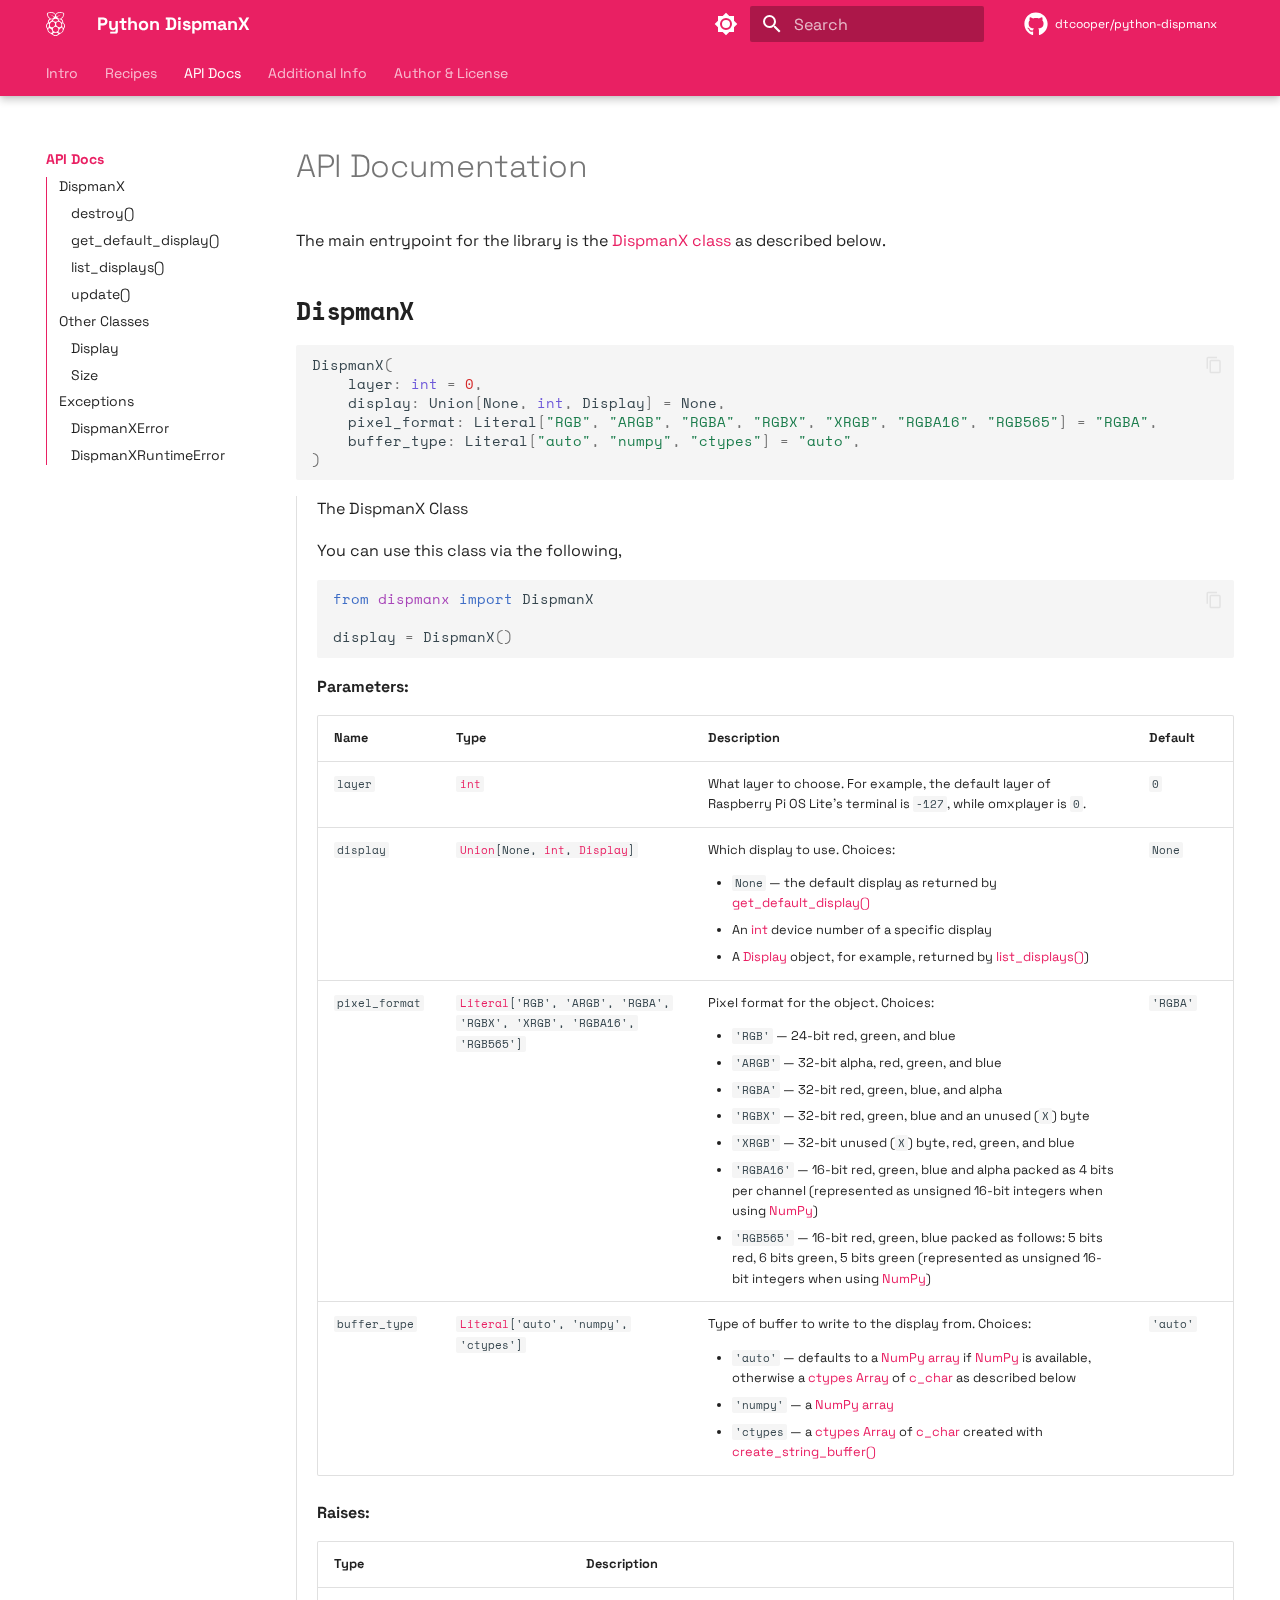
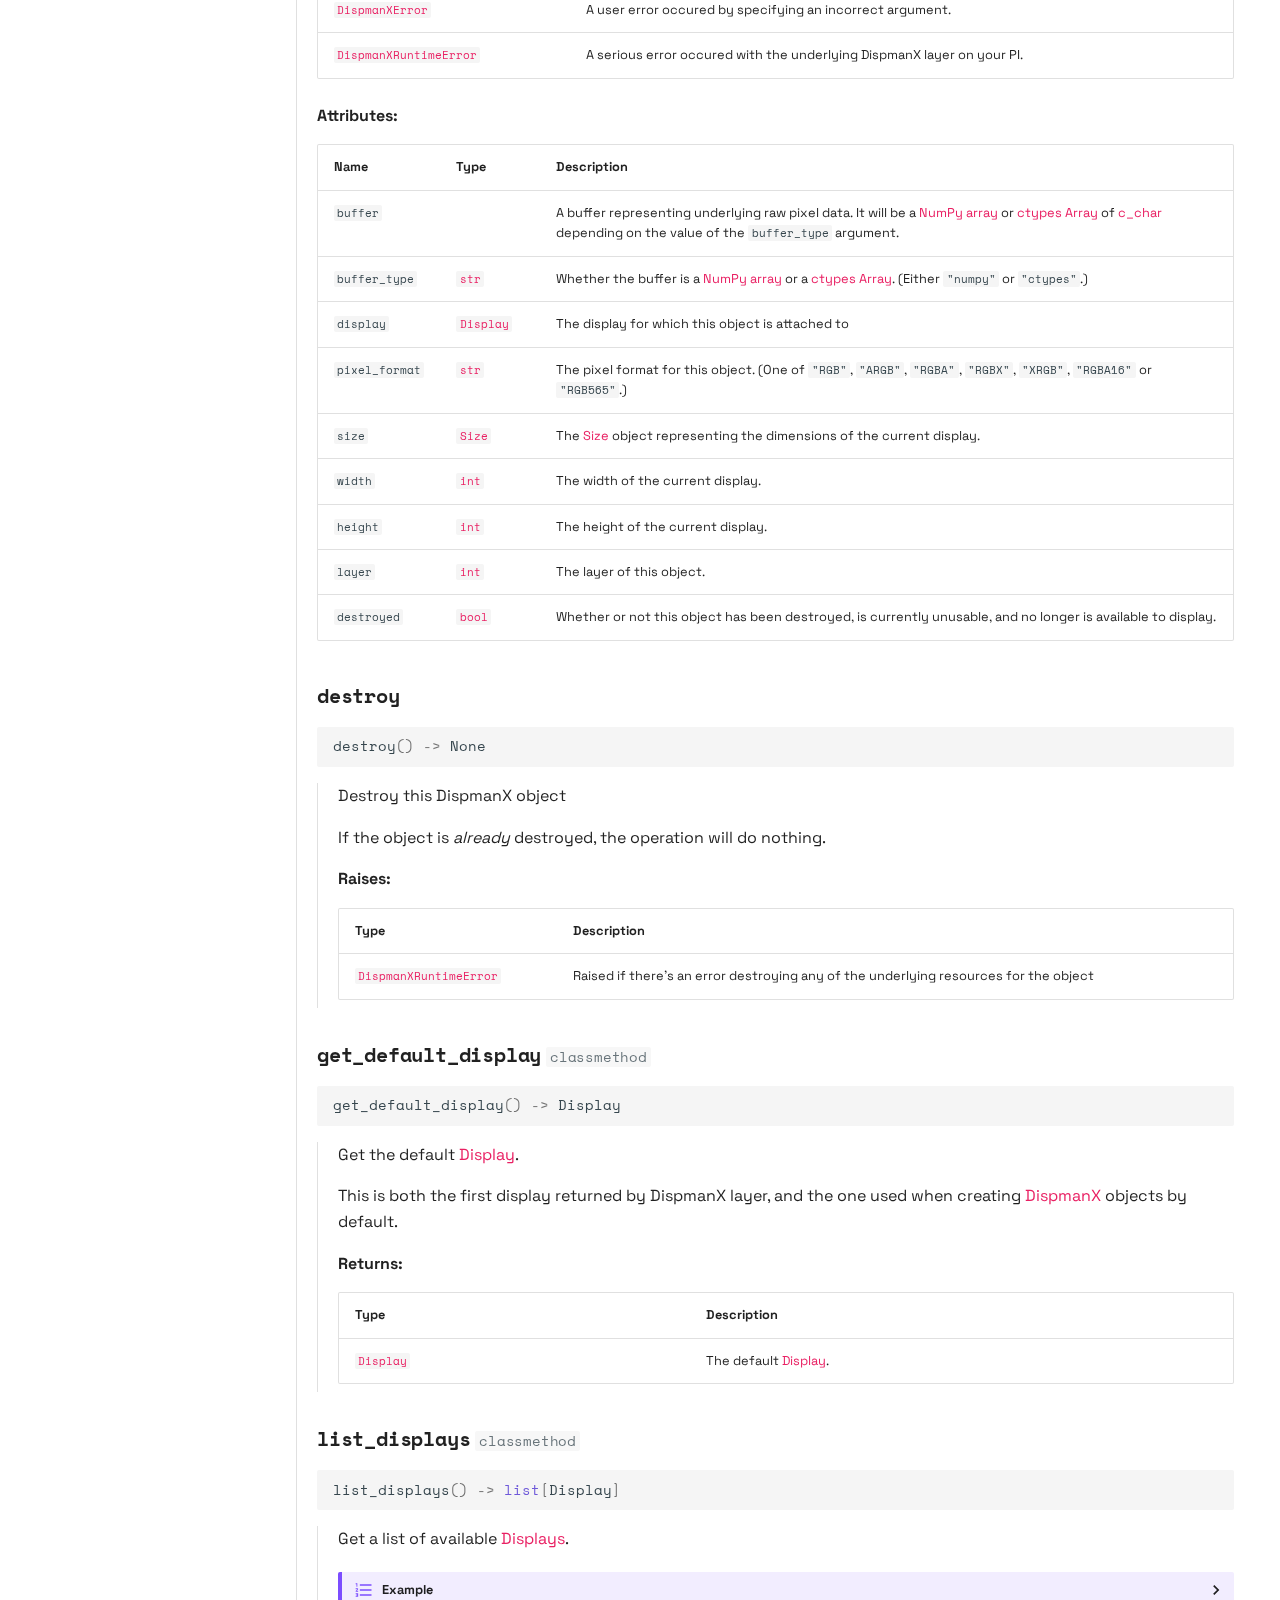
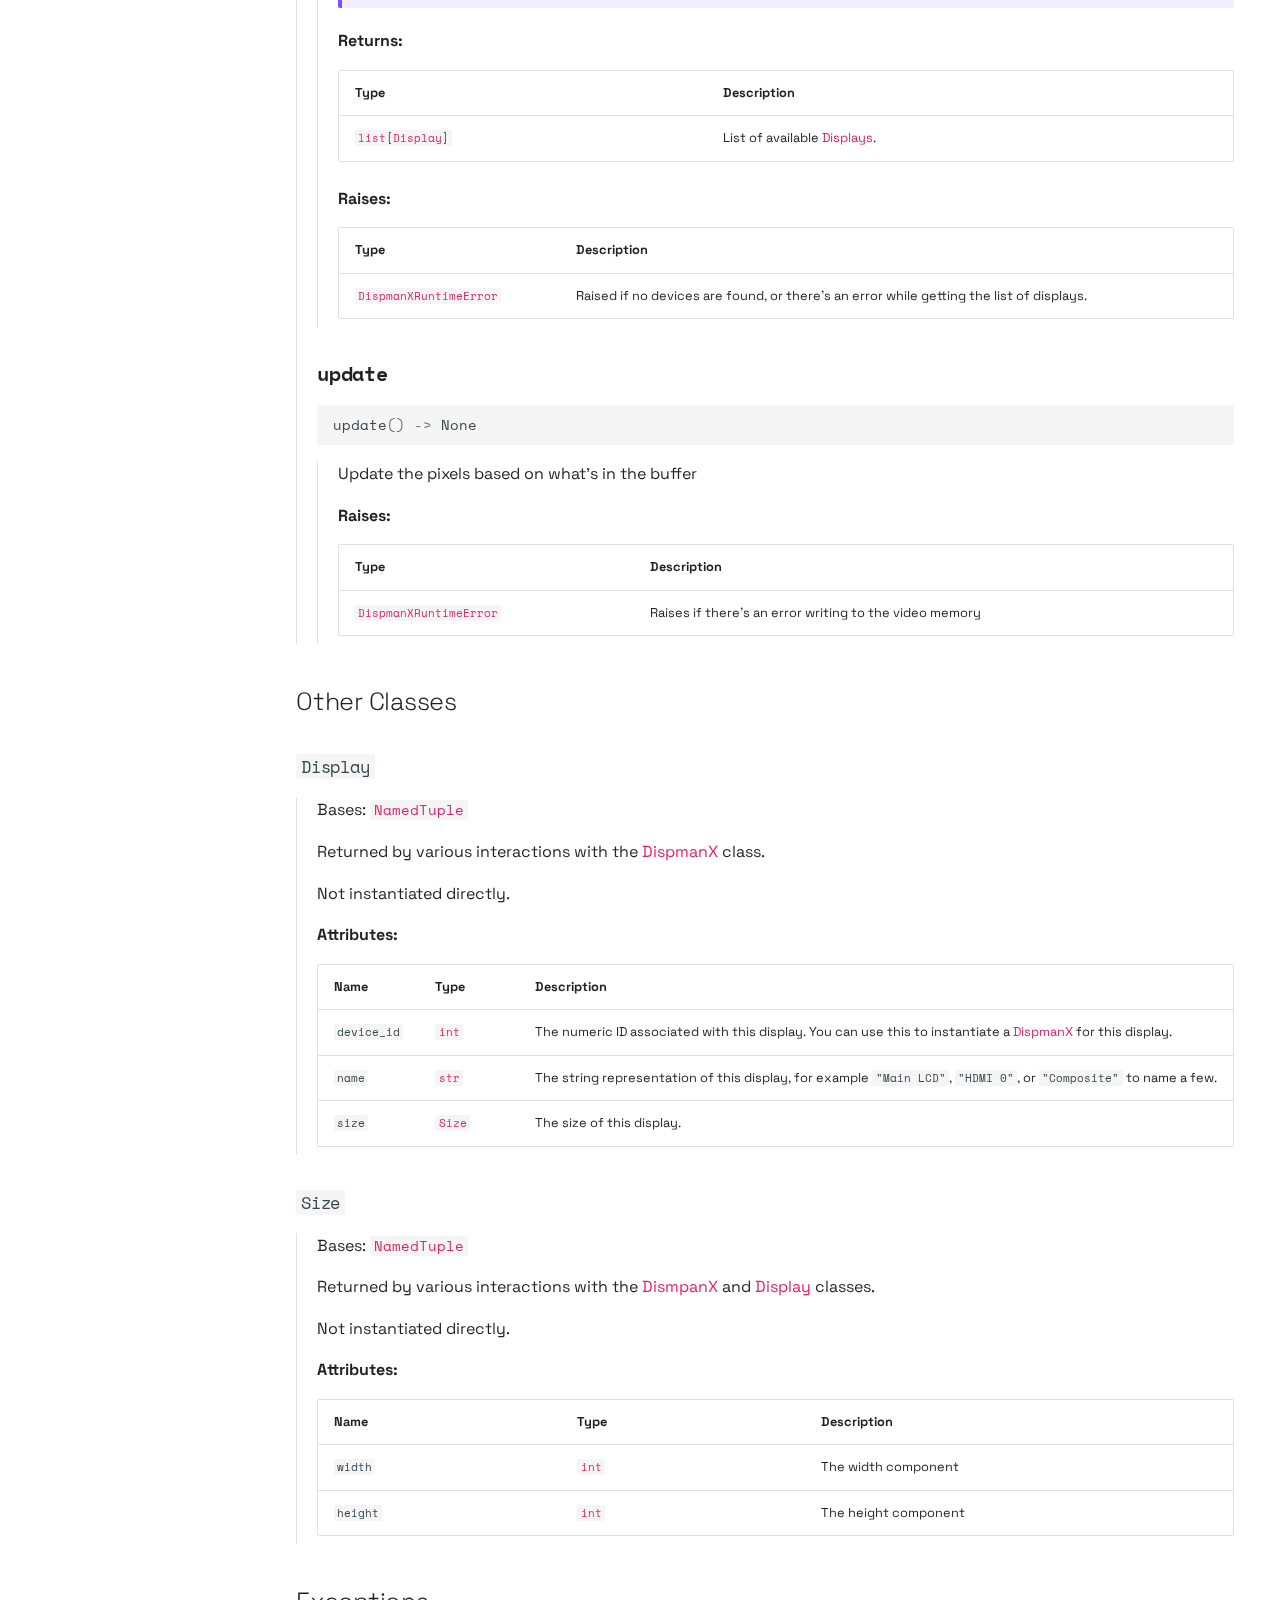
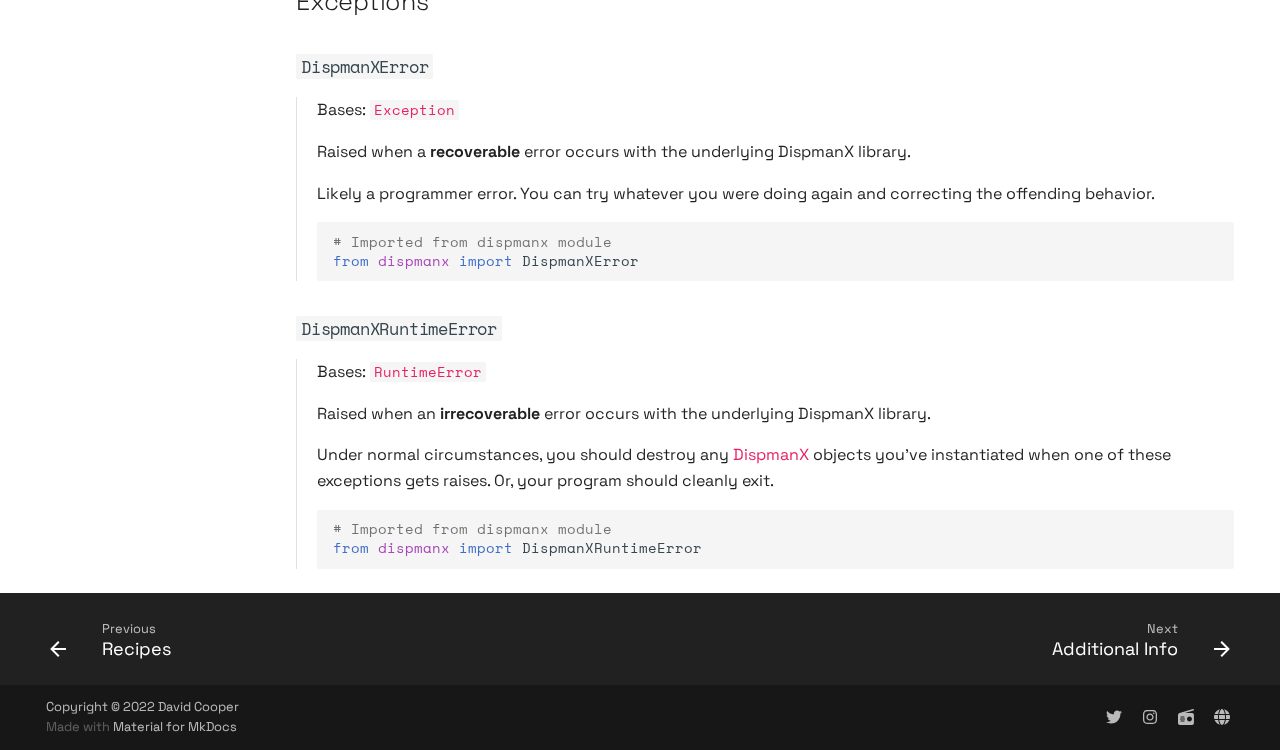
<file: api/index.html>
<!doctype html>
<html lang="en" class="no-js">
  <head>
    
      <meta charset="utf-8">
      <meta name="viewport" content="width=device-width,initial-scale=1">
      
      
      
        <link rel="canonical" href="https://dtcooper.github.io/python-dispmanx/api/">
      
      <link rel="icon" href="../assets/favicon.svg">
      <meta name="generator" content="mkdocs-1.3.1, mkdocs-material-8.3.9">
    
    
      
        <title>API Docs - Python DispmanX</title>
      
    
    
      <link rel="stylesheet" href="../assets/stylesheets/main.1d29e8d0.min.css">
      
        
        <link rel="stylesheet" href="../assets/stylesheets/palette.cbb835fc.min.css">
        
      
      
    
    
    
      
        
        
        <link rel="preconnect" href="https://fonts.gstatic.com" crossorigin>
        <link rel="stylesheet" href="https://fonts.googleapis.com/css?family=Space+Grotesk:300,300i,400,400i,700,700i%7CSpace+Mono:400,400i,700,700i&display=fallback">
        <style>:root{--md-text-font:"Space Grotesk";--md-code-font:"Space Mono"}</style>
      
    
    
      <link rel="stylesheet" href="../assets/_mkdocstrings.css">
    
      <link rel="stylesheet" href="../assets/extra.css">
    
    <script>__md_scope=new URL("..",location),__md_get=(e,_=localStorage,t=__md_scope)=>JSON.parse(_.getItem(t.pathname+"."+e)),__md_set=(e,_,t=localStorage,a=__md_scope)=>{try{t.setItem(a.pathname+"."+e,JSON.stringify(_))}catch(e){}}</script>
    
      

    
    
  </head>
  
  
    
    
      
    
    
    
    
    <body dir="ltr" data-md-color-scheme="default" data-md-color-primary="pink" data-md-color-accent="blue">
  
    
    
      <script>var palette=__md_get("__palette");if(palette&&"object"==typeof palette.color)for(var key of Object.keys(palette.color))document.body.setAttribute("data-md-color-"+key,palette.color[key])</script>
    
    <input class="md-toggle" data-md-toggle="drawer" type="checkbox" id="__drawer" autocomplete="off">
    <input class="md-toggle" data-md-toggle="search" type="checkbox" id="__search" autocomplete="off">
    <label class="md-overlay" for="__drawer"></label>
    <div data-md-component="skip">
      
        
        <a href="#api-documentation" class="md-skip">
          Skip to content
        </a>
      
    </div>
    <div data-md-component="announce">
      
    </div>
    
    
      

  

<header class="md-header md-header--lifted" data-md-component="header">
  <nav class="md-header__inner md-grid" aria-label="Header">
    <a href=".." title="Python DispmanX" class="md-header__button md-logo" aria-label="Python DispmanX" data-md-component="logo">
      
  
  <svg xmlns="http://www.w3.org/2000/svg" viewBox="0 0 407 512"><!--! Font Awesome Free 6.1.1 by @fontawesome - https://fontawesome.com License - https://fontawesome.com/license/free (Icons: CC BY 4.0, Fonts: SIL OFL 1.1, Code: MIT License) Copyright 2022 Fonticons, Inc.--><path d="m372 232.5-3.7-6.5c.1-46.4-21.4-65.3-46.5-79.7 7.6-2 15.4-3.6 17.6-13.2 13.1-3.3 15.8-9.4 17.1-15.8 3.4-2.3 14.8-8.7 13.6-19.7 6.4-4.4 10-10.1 8.1-18.1 6.9-7.5 8.7-13.7 5.8-19.4 8.3-10.3 4.6-15.6 1.1-20.9 6.2-11.2.7-23.2-16.6-21.2-6.9-10.1-21.9-7.8-24.2-7.8-2.6-3.2-6-6-16.5-4.7-6.8-6.1-14.4-5-22.3-2.1-9.3-7.3-15.5-1.4-22.6.8C271.6.6 269 5.5 263.5 7.6c-12.3-2.6-16.1 3-22 8.9l-6.9-.1c-18.6 10.8-27.8 32.8-31.1 44.1-3.3-11.3-12.5-33.3-31.1-44.1l-6.9.1c-5.9-5.9-9.7-11.5-22-8.9-5.6-2-8.1-7-19.4-3.4-4.6-1.4-8.9-4.4-13.9-4.3-2.6.1-5.5 1-8.7 3.5-7.9-3-15.5-4-22.3 2.1-10.5-1.3-14 1.4-16.5 4.7-2.3 0-17.3-2.3-24.2 7.8C21.2 16 15.8 28 22 39.2c-3.5 5.4-7.2 10.7 1.1 20.9-2.9 5.7-1.1 11.9 5.8 19.4-1.8 8 1.8 13.7 8.1 18.1-1.2 11 10.2 17.4 13.6 19.7 1.3 6.4 4 12.4 17.1 15.8 2.2 9.5 10 11.2 17.6 13.2-25.1 14.4-46.6 33.3-46.5 79.7l-3.7 6.5c-28.8 17.2-54.7 72.7-14.2 117.7 2.6 14.1 7.1 24.2 11 35.4 5.9 45.2 44.5 66.3 54.6 68.8 14.9 11.2 30.8 21.8 52.2 29.2C159 504.2 181 512 203 512h1c22.1 0 44-7.8 64.2-28.4 21.5-7.4 37.3-18 52.2-29.2 10.2-2.5 48.7-23.6 54.6-68.8 3.9-11.2 8.4-21.3 11-35.4 40.6-45.1 14.7-100.5-14-117.7zm-22.2-8c-1.5 18.7-98.9-65.1-82.1-67.9 45.7-7.5 83.6 19.2 82.1 67.9zm-43 93.1c-24.5 15.8-59.8 5.6-78.8-22.8s-14.6-64.2 9.9-80c24.5-15.8 59.8-5.6 78.8 22.8s14.6 64.2-9.9 80zM238.9 29.3c.8 4.2 1.8 6.8 2.9 7.6 5.4-5.8 9.8-11.7 16.8-17.3 0 3.3-1.7 6.8 2.5 9.4 3.7-5 8.8-9.5 15.5-13.3-3.2 5.6-.6 7.3 1.2 9.6 5.1-4.4 10-8.8 19.4-12.3-2.6 3.1-6.2 6.2-2.4 9.8 5.3-3.3 10.6-6.6 23.1-8.9-2.8 3.1-8.7 6.3-5.1 9.4 6.6-2.5 14-4.4 22.1-5.4-3.9 3.2-7.1 6.3-3.9 8.8 7.1-2.2 16.9-5.1 26.4-2.6l-6 6.1c-.7.8 14.1.6 23.9.8-3.6 5-7.2 9.7-9.3 18.2 1 1 5.8.4 10.4 0-4.7 9.9-12.8 12.3-14.7 16.6 2.9 2.2 6.8 1.6 11.2.1-3.4 6.9-10.4 11.7-16 17.3 1.4 1 3.9 1.6 9.7.9-5.2 5.5-11.4 10.5-18.8 15 1.3 1.5 5.8 1.5 10 1.6-6.7 6.5-15.3 9.9-23.4 14.2 4 2.7 6.9 2.1 10 2.1-5.7 4.7-15.4 7.1-24.4 10 1.7 2.7 3.4 3.4 7.1 4.1-9.5 5.3-23.2 2.9-27 5.6.9 2.7 3.6 4.4 6.7 5.8-15.4.9-57.3-.6-65.4-32.3 15.7-17.3 44.4-37.5 93.7-62.6-38.4 12.8-73 30-102 53.5-34.3-15.9-10.8-55.9 5.8-71.8zm-34.4 114.6c24.2-.3 54.1 17.8 54 34.7-.1 15-21 27.1-53.8 26.9-32.1-.4-53.7-15.2-53.6-29.8 0-11.9 26.2-32.5 53.4-31.8zm-123-12.8c3.7-.7 5.4-1.5 7.1-4.1-9-2.8-18.7-5.3-24.4-10 3.1 0 6 .7 10-2.1-8.1-4.3-16.7-7.7-23.4-14.2 4.2-.1 8.7 0 10-1.6-7.4-4.5-13.6-9.5-18.8-15 5.8.7 8.3.1 9.7-.9-5.6-5.6-12.7-10.4-16-17.3 4.3 1.5 8.3 2 11.2-.1-1.9-4.2-10-6.7-14.7-16.6 4.6.4 9.4 1 10.4 0-2.1-8.5-5.8-13.3-9.3-18.2 9.8-.1 24.6 0 23.9-.8l-6-6.1c9.5-2.5 19.3.4 26.4 2.6 3.2-2.5-.1-5.6-3.9-8.8 8.1 1.1 15.4 2.9 22.1 5.4 3.5-3.1-2.3-6.3-5.1-9.4 12.5 2.3 17.8 5.6 23.1 8.9 3.8-3.6.2-6.7-2.4-9.8 9.4 3.4 14.3 7.9 19.4 12.3 1.7-2.3 4.4-4 1.2-9.6 6.7 3.8 11.8 8.3 15.5 13.3 4.1-2.6 2.5-6.2 2.5-9.4 7 5.6 11.4 11.5 16.8 17.3 1.1-.8 2-3.4 2.9-7.6 16.6 15.9 40.1 55.9 6 71.8-29-23.5-63.6-40.7-102-53.5 49.3 25 78 45.3 93.7 62.6-8 31.8-50 33.2-65.4 32.3 3.1-1.4 5.8-3.2 6.7-5.8-4-2.8-17.6-.4-27.2-5.6zm60.1 24.1c16.8 2.8-80.6 86.5-82.1 67.9-1.5-48.7 36.5-75.5 82.1-67.9zM38.2 342c-23.7-18.8-31.3-73.7 12.6-98.3 26.5-7 9 107.8-12.6 98.3zm91 98.2c-13.3 7.9-45.8 4.7-68.8-27.9-15.5-27.4-13.5-55.2-2.6-63.4 16.3-9.8 41.5 3.4 60.9 25.6 16.9 20 24.6 55.3 10.5 65.7zm-26.4-119.7c-24.5-15.8-28.9-51.6-9.9-80s54.3-38.6 78.8-22.8 28.9 51.6 9.9 80c-19.1 28.4-54.4 38.6-78.8 22.8zM205 496c-29.4 1.2-58.2-23.7-57.8-32.3-.4-12.7 35.8-22.6 59.3-22 23.7-1 55.6 7.5 55.7 18.9.5 11-28.8 35.9-57.2 35.4zm58.9-124.9c.2 29.7-26.2 53.8-58.8 54-32.6.2-59.2-23.8-59.4-53.4v-.6c-.2-29.7 26.2-53.8 58.8-54 32.6-.2 59.2 23.8 59.4 53.4v.6zm82.2 42.7c-25.3 34.6-59.6 35.9-72.3 26.3-13.3-12.4-3.2-50.9 15.1-72 20.9-23.3 43.3-38.5 58.9-26.6 10.5 10.3 16.7 49.1-1.7 72.3zm22.9-73.2c-21.5 9.4-39-105.3-12.6-98.3 43.9 24.7 36.3 79.6 12.6 98.3z"/></svg>

    </a>
    <label class="md-header__button md-icon" for="__drawer">
      <svg xmlns="http://www.w3.org/2000/svg" viewBox="0 0 24 24"><path d="M3 6h18v2H3V6m0 5h18v2H3v-2m0 5h18v2H3v-2Z"/></svg>
    </label>
    <div class="md-header__title" data-md-component="header-title">
      <div class="md-header__ellipsis">
        <div class="md-header__topic">
          <span class="md-ellipsis">
            Python DispmanX
          </span>
        </div>
        <div class="md-header__topic" data-md-component="header-topic">
          <span class="md-ellipsis">
            
              API Docs
            
          </span>
        </div>
      </div>
    </div>
    
      <form class="md-header__option" data-md-component="palette">
        
          
          
          <input class="md-option" data-md-color-media="(prefers-color-scheme: light)" data-md-color-scheme="default" data-md-color-primary="pink" data-md-color-accent="blue"  aria-label="Switch to dark mode"  type="radio" name="__palette" id="__palette_1">
          
            <label class="md-header__button md-icon" title="Switch to dark mode" for="__palette_2" hidden>
              <svg xmlns="http://www.w3.org/2000/svg" viewBox="0 0 24 24"><path d="M12 8a4 4 0 0 0-4 4 4 4 0 0 0 4 4 4 4 0 0 0 4-4 4 4 0 0 0-4-4m0 10a6 6 0 0 1-6-6 6 6 0 0 1 6-6 6 6 0 0 1 6 6 6 6 0 0 1-6 6m8-9.31V4h-4.69L12 .69 8.69 4H4v4.69L.69 12 4 15.31V20h4.69L12 23.31 15.31 20H20v-4.69L23.31 12 20 8.69Z"/></svg>
            </label>
          
        
          
          
          <input class="md-option" data-md-color-media="(prefers-color-scheme: dark)" data-md-color-scheme="slate" data-md-color-primary="pink" data-md-color-accent="light-blue"  aria-label="Switch to light mode"  type="radio" name="__palette" id="__palette_2">
          
            <label class="md-header__button md-icon" title="Switch to light mode" for="__palette_1" hidden>
              <svg xmlns="http://www.w3.org/2000/svg" viewBox="0 0 24 24"><path d="m17.75 4.09-2.53 1.94.91 3.06-2.63-1.81-2.63 1.81.91-3.06-2.53-1.94L12.44 4l1.06-3 1.06 3 3.19.09m3.5 6.91-1.64 1.25.59 1.98-1.7-1.17-1.7 1.17.59-1.98L15.75 11l2.06-.05L18.5 9l.69 1.95 2.06.05m-2.28 4.95c.83-.08 1.72 1.1 1.19 1.85-.32.45-.66.87-1.08 1.27C15.17 23 8.84 23 4.94 19.07c-3.91-3.9-3.91-10.24 0-14.14.4-.4.82-.76 1.27-1.08.75-.53 1.93.36 1.85 1.19-.27 2.86.69 5.83 2.89 8.02a9.96 9.96 0 0 0 8.02 2.89m-1.64 2.02a12.08 12.08 0 0 1-7.8-3.47c-2.17-2.19-3.33-5-3.49-7.82-2.81 3.14-2.7 7.96.31 10.98 3.02 3.01 7.84 3.12 10.98.31Z"/></svg>
            </label>
          
        
      </form>
    
    
    
      <label class="md-header__button md-icon" for="__search">
        <svg xmlns="http://www.w3.org/2000/svg" viewBox="0 0 24 24"><path d="M9.5 3A6.5 6.5 0 0 1 16 9.5c0 1.61-.59 3.09-1.56 4.23l.27.27h.79l5 5-1.5 1.5-5-5v-.79l-.27-.27A6.516 6.516 0 0 1 9.5 16 6.5 6.5 0 0 1 3 9.5 6.5 6.5 0 0 1 9.5 3m0 2C7 5 5 7 5 9.5S7 14 9.5 14 14 12 14 9.5 12 5 9.5 5Z"/></svg>
      </label>
      <div class="md-search" data-md-component="search" role="dialog">
  <label class="md-search__overlay" for="__search"></label>
  <div class="md-search__inner" role="search">
    <form class="md-search__form" name="search">
      <input type="text" class="md-search__input" name="query" aria-label="Search" placeholder="Search" autocapitalize="off" autocorrect="off" autocomplete="off" spellcheck="false" data-md-component="search-query" required>
      <label class="md-search__icon md-icon" for="__search">
        <svg xmlns="http://www.w3.org/2000/svg" viewBox="0 0 24 24"><path d="M9.5 3A6.5 6.5 0 0 1 16 9.5c0 1.61-.59 3.09-1.56 4.23l.27.27h.79l5 5-1.5 1.5-5-5v-.79l-.27-.27A6.516 6.516 0 0 1 9.5 16 6.5 6.5 0 0 1 3 9.5 6.5 6.5 0 0 1 9.5 3m0 2C7 5 5 7 5 9.5S7 14 9.5 14 14 12 14 9.5 12 5 9.5 5Z"/></svg>
        <svg xmlns="http://www.w3.org/2000/svg" viewBox="0 0 24 24"><path d="M20 11v2H8l5.5 5.5-1.42 1.42L4.16 12l7.92-7.92L13.5 5.5 8 11h12Z"/></svg>
      </label>
      <nav class="md-search__options" aria-label="Search">
        
        <button type="reset" class="md-search__icon md-icon" aria-label="Clear" tabindex="-1">
          <svg xmlns="http://www.w3.org/2000/svg" viewBox="0 0 24 24"><path d="M19 6.41 17.59 5 12 10.59 6.41 5 5 6.41 10.59 12 5 17.59 6.41 19 12 13.41 17.59 19 19 17.59 13.41 12 19 6.41Z"/></svg>
        </button>
      </nav>
      
        <div class="md-search__suggest" data-md-component="search-suggest"></div>
      
    </form>
    <div class="md-search__output">
      <div class="md-search__scrollwrap" data-md-scrollfix>
        <div class="md-search-result" data-md-component="search-result">
          <div class="md-search-result__meta">
            Initializing search
          </div>
          <ol class="md-search-result__list"></ol>
        </div>
      </div>
    </div>
  </div>
</div>
    
    
      <div class="md-header__source">
        <a href="https://github.com/dtcooper/python-dispmanx" title="Go to repository" class="md-source" data-md-component="source">
  <div class="md-source__icon md-icon">
    
    <svg xmlns="http://www.w3.org/2000/svg" viewBox="0 0 496 512"><!--! Font Awesome Free 6.1.1 by @fontawesome - https://fontawesome.com License - https://fontawesome.com/license/free (Icons: CC BY 4.0, Fonts: SIL OFL 1.1, Code: MIT License) Copyright 2022 Fonticons, Inc.--><path d="M165.9 397.4c0 2-2.3 3.6-5.2 3.6-3.3.3-5.6-1.3-5.6-3.6 0-2 2.3-3.6 5.2-3.6 3-.3 5.6 1.3 5.6 3.6zm-31.1-4.5c-.7 2 1.3 4.3 4.3 4.9 2.6 1 5.6 0 6.2-2s-1.3-4.3-4.3-5.2c-2.6-.7-5.5.3-6.2 2.3zm44.2-1.7c-2.9.7-4.9 2.6-4.6 4.9.3 2 2.9 3.3 5.9 2.6 2.9-.7 4.9-2.6 4.6-4.6-.3-1.9-3-3.2-5.9-2.9zM244.8 8C106.1 8 0 113.3 0 252c0 110.9 69.8 205.8 169.5 239.2 12.8 2.3 17.3-5.6 17.3-12.1 0-6.2-.3-40.4-.3-61.4 0 0-70 15-84.7-29.8 0 0-11.4-29.1-27.8-36.6 0 0-22.9-15.7 1.6-15.4 0 0 24.9 2 38.6 25.8 21.9 38.6 58.6 27.5 72.9 20.9 2.3-16 8.8-27.1 16-33.7-55.9-6.2-112.3-14.3-112.3-110.5 0-27.5 7.6-41.3 23.6-58.9-2.6-6.5-11.1-33.3 2.6-67.9 20.9-6.5 69 27 69 27 20-5.6 41.5-8.5 62.8-8.5s42.8 2.9 62.8 8.5c0 0 48.1-33.6 69-27 13.7 34.7 5.2 61.4 2.6 67.9 16 17.7 25.8 31.5 25.8 58.9 0 96.5-58.9 104.2-114.8 110.5 9.2 7.9 17 22.9 17 46.4 0 33.7-.3 75.4-.3 83.6 0 6.5 4.6 14.4 17.3 12.1C428.2 457.8 496 362.9 496 252 496 113.3 383.5 8 244.8 8zM97.2 352.9c-1.3 1-1 3.3.7 5.2 1.6 1.6 3.9 2.3 5.2 1 1.3-1 1-3.3-.7-5.2-1.6-1.6-3.9-2.3-5.2-1zm-10.8-8.1c-.7 1.3.3 2.9 2.3 3.9 1.6 1 3.6.7 4.3-.7.7-1.3-.3-2.9-2.3-3.9-2-.6-3.6-.3-4.3.7zm32.4 35.6c-1.6 1.3-1 4.3 1.3 6.2 2.3 2.3 5.2 2.6 6.5 1 1.3-1.3.7-4.3-1.3-6.2-2.2-2.3-5.2-2.6-6.5-1zm-11.4-14.7c-1.6 1-1.6 3.6 0 5.9 1.6 2.3 4.3 3.3 5.6 2.3 1.6-1.3 1.6-3.9 0-6.2-1.4-2.3-4-3.3-5.6-2z"/></svg>
  </div>
  <div class="md-source__repository">
    dtcooper/python-dispmanx
  </div>
</a>
      </div>
    
  </nav>
  
    
      
<nav class="md-tabs" aria-label="Tabs" data-md-component="tabs">
  <div class="md-tabs__inner md-grid">
    <ul class="md-tabs__list">
      
        
  
  


  <li class="md-tabs__item">
    <a href=".." class="md-tabs__link">
      Intro
    </a>
  </li>

      
        
  
  


  <li class="md-tabs__item">
    <a href="../recipes/" class="md-tabs__link">
      Recipes
    </a>
  </li>

      
        
  
  
    
  


  <li class="md-tabs__item">
    <a href="./" class="md-tabs__link md-tabs__link--active">
      API Docs
    </a>
  </li>

      
        
  
  


  <li class="md-tabs__item">
    <a href="../more-info/" class="md-tabs__link">
      Additional Info
    </a>
  </li>

      
        
  
  


  <li class="md-tabs__item">
    <a href="../license/" class="md-tabs__link">
      Author & License
    </a>
  </li>

      
    </ul>
  </div>
</nav>
    
  
</header>
    
    <div class="md-container" data-md-component="container">
      
      
        
      
      <main class="md-main" data-md-component="main">
        <div class="md-main__inner md-grid">
          
            
              
              <div class="md-sidebar md-sidebar--primary" data-md-component="sidebar" data-md-type="navigation" >
                <div class="md-sidebar__scrollwrap">
                  <div class="md-sidebar__inner">
                    

  


  

<nav class="md-nav md-nav--primary md-nav--lifted md-nav--integrated" aria-label="Navigation" data-md-level="0">
  <label class="md-nav__title" for="__drawer">
    <a href=".." title="Python DispmanX" class="md-nav__button md-logo" aria-label="Python DispmanX" data-md-component="logo">
      
  
  <svg xmlns="http://www.w3.org/2000/svg" viewBox="0 0 407 512"><!--! Font Awesome Free 6.1.1 by @fontawesome - https://fontawesome.com License - https://fontawesome.com/license/free (Icons: CC BY 4.0, Fonts: SIL OFL 1.1, Code: MIT License) Copyright 2022 Fonticons, Inc.--><path d="m372 232.5-3.7-6.5c.1-46.4-21.4-65.3-46.5-79.7 7.6-2 15.4-3.6 17.6-13.2 13.1-3.3 15.8-9.4 17.1-15.8 3.4-2.3 14.8-8.7 13.6-19.7 6.4-4.4 10-10.1 8.1-18.1 6.9-7.5 8.7-13.7 5.8-19.4 8.3-10.3 4.6-15.6 1.1-20.9 6.2-11.2.7-23.2-16.6-21.2-6.9-10.1-21.9-7.8-24.2-7.8-2.6-3.2-6-6-16.5-4.7-6.8-6.1-14.4-5-22.3-2.1-9.3-7.3-15.5-1.4-22.6.8C271.6.6 269 5.5 263.5 7.6c-12.3-2.6-16.1 3-22 8.9l-6.9-.1c-18.6 10.8-27.8 32.8-31.1 44.1-3.3-11.3-12.5-33.3-31.1-44.1l-6.9.1c-5.9-5.9-9.7-11.5-22-8.9-5.6-2-8.1-7-19.4-3.4-4.6-1.4-8.9-4.4-13.9-4.3-2.6.1-5.5 1-8.7 3.5-7.9-3-15.5-4-22.3 2.1-10.5-1.3-14 1.4-16.5 4.7-2.3 0-17.3-2.3-24.2 7.8C21.2 16 15.8 28 22 39.2c-3.5 5.4-7.2 10.7 1.1 20.9-2.9 5.7-1.1 11.9 5.8 19.4-1.8 8 1.8 13.7 8.1 18.1-1.2 11 10.2 17.4 13.6 19.7 1.3 6.4 4 12.4 17.1 15.8 2.2 9.5 10 11.2 17.6 13.2-25.1 14.4-46.6 33.3-46.5 79.7l-3.7 6.5c-28.8 17.2-54.7 72.7-14.2 117.7 2.6 14.1 7.1 24.2 11 35.4 5.9 45.2 44.5 66.3 54.6 68.8 14.9 11.2 30.8 21.8 52.2 29.2C159 504.2 181 512 203 512h1c22.1 0 44-7.8 64.2-28.4 21.5-7.4 37.3-18 52.2-29.2 10.2-2.5 48.7-23.6 54.6-68.8 3.9-11.2 8.4-21.3 11-35.4 40.6-45.1 14.7-100.5-14-117.7zm-22.2-8c-1.5 18.7-98.9-65.1-82.1-67.9 45.7-7.5 83.6 19.2 82.1 67.9zm-43 93.1c-24.5 15.8-59.8 5.6-78.8-22.8s-14.6-64.2 9.9-80c24.5-15.8 59.8-5.6 78.8 22.8s14.6 64.2-9.9 80zM238.9 29.3c.8 4.2 1.8 6.8 2.9 7.6 5.4-5.8 9.8-11.7 16.8-17.3 0 3.3-1.7 6.8 2.5 9.4 3.7-5 8.8-9.5 15.5-13.3-3.2 5.6-.6 7.3 1.2 9.6 5.1-4.4 10-8.8 19.4-12.3-2.6 3.1-6.2 6.2-2.4 9.8 5.3-3.3 10.6-6.6 23.1-8.9-2.8 3.1-8.7 6.3-5.1 9.4 6.6-2.5 14-4.4 22.1-5.4-3.9 3.2-7.1 6.3-3.9 8.8 7.1-2.2 16.9-5.1 26.4-2.6l-6 6.1c-.7.8 14.1.6 23.9.8-3.6 5-7.2 9.7-9.3 18.2 1 1 5.8.4 10.4 0-4.7 9.9-12.8 12.3-14.7 16.6 2.9 2.2 6.8 1.6 11.2.1-3.4 6.9-10.4 11.7-16 17.3 1.4 1 3.9 1.6 9.7.9-5.2 5.5-11.4 10.5-18.8 15 1.3 1.5 5.8 1.5 10 1.6-6.7 6.5-15.3 9.9-23.4 14.2 4 2.7 6.9 2.1 10 2.1-5.7 4.7-15.4 7.1-24.4 10 1.7 2.7 3.4 3.4 7.1 4.1-9.5 5.3-23.2 2.9-27 5.6.9 2.7 3.6 4.4 6.7 5.8-15.4.9-57.3-.6-65.4-32.3 15.7-17.3 44.4-37.5 93.7-62.6-38.4 12.8-73 30-102 53.5-34.3-15.9-10.8-55.9 5.8-71.8zm-34.4 114.6c24.2-.3 54.1 17.8 54 34.7-.1 15-21 27.1-53.8 26.9-32.1-.4-53.7-15.2-53.6-29.8 0-11.9 26.2-32.5 53.4-31.8zm-123-12.8c3.7-.7 5.4-1.5 7.1-4.1-9-2.8-18.7-5.3-24.4-10 3.1 0 6 .7 10-2.1-8.1-4.3-16.7-7.7-23.4-14.2 4.2-.1 8.7 0 10-1.6-7.4-4.5-13.6-9.5-18.8-15 5.8.7 8.3.1 9.7-.9-5.6-5.6-12.7-10.4-16-17.3 4.3 1.5 8.3 2 11.2-.1-1.9-4.2-10-6.7-14.7-16.6 4.6.4 9.4 1 10.4 0-2.1-8.5-5.8-13.3-9.3-18.2 9.8-.1 24.6 0 23.9-.8l-6-6.1c9.5-2.5 19.3.4 26.4 2.6 3.2-2.5-.1-5.6-3.9-8.8 8.1 1.1 15.4 2.9 22.1 5.4 3.5-3.1-2.3-6.3-5.1-9.4 12.5 2.3 17.8 5.6 23.1 8.9 3.8-3.6.2-6.7-2.4-9.8 9.4 3.4 14.3 7.9 19.4 12.3 1.7-2.3 4.4-4 1.2-9.6 6.7 3.8 11.8 8.3 15.5 13.3 4.1-2.6 2.5-6.2 2.5-9.4 7 5.6 11.4 11.5 16.8 17.3 1.1-.8 2-3.4 2.9-7.6 16.6 15.9 40.1 55.9 6 71.8-29-23.5-63.6-40.7-102-53.5 49.3 25 78 45.3 93.7 62.6-8 31.8-50 33.2-65.4 32.3 3.1-1.4 5.8-3.2 6.7-5.8-4-2.8-17.6-.4-27.2-5.6zm60.1 24.1c16.8 2.8-80.6 86.5-82.1 67.9-1.5-48.7 36.5-75.5 82.1-67.9zM38.2 342c-23.7-18.8-31.3-73.7 12.6-98.3 26.5-7 9 107.8-12.6 98.3zm91 98.2c-13.3 7.9-45.8 4.7-68.8-27.9-15.5-27.4-13.5-55.2-2.6-63.4 16.3-9.8 41.5 3.4 60.9 25.6 16.9 20 24.6 55.3 10.5 65.7zm-26.4-119.7c-24.5-15.8-28.9-51.6-9.9-80s54.3-38.6 78.8-22.8 28.9 51.6 9.9 80c-19.1 28.4-54.4 38.6-78.8 22.8zM205 496c-29.4 1.2-58.2-23.7-57.8-32.3-.4-12.7 35.8-22.6 59.3-22 23.7-1 55.6 7.5 55.7 18.9.5 11-28.8 35.9-57.2 35.4zm58.9-124.9c.2 29.7-26.2 53.8-58.8 54-32.6.2-59.2-23.8-59.4-53.4v-.6c-.2-29.7 26.2-53.8 58.8-54 32.6-.2 59.2 23.8 59.4 53.4v.6zm82.2 42.7c-25.3 34.6-59.6 35.9-72.3 26.3-13.3-12.4-3.2-50.9 15.1-72 20.9-23.3 43.3-38.5 58.9-26.6 10.5 10.3 16.7 49.1-1.7 72.3zm22.9-73.2c-21.5 9.4-39-105.3-12.6-98.3 43.9 24.7 36.3 79.6 12.6 98.3z"/></svg>

    </a>
    Python DispmanX
  </label>
  
    <div class="md-nav__source">
      <a href="https://github.com/dtcooper/python-dispmanx" title="Go to repository" class="md-source" data-md-component="source">
  <div class="md-source__icon md-icon">
    
    <svg xmlns="http://www.w3.org/2000/svg" viewBox="0 0 496 512"><!--! Font Awesome Free 6.1.1 by @fontawesome - https://fontawesome.com License - https://fontawesome.com/license/free (Icons: CC BY 4.0, Fonts: SIL OFL 1.1, Code: MIT License) Copyright 2022 Fonticons, Inc.--><path d="M165.9 397.4c0 2-2.3 3.6-5.2 3.6-3.3.3-5.6-1.3-5.6-3.6 0-2 2.3-3.6 5.2-3.6 3-.3 5.6 1.3 5.6 3.6zm-31.1-4.5c-.7 2 1.3 4.3 4.3 4.9 2.6 1 5.6 0 6.2-2s-1.3-4.3-4.3-5.2c-2.6-.7-5.5.3-6.2 2.3zm44.2-1.7c-2.9.7-4.9 2.6-4.6 4.9.3 2 2.9 3.3 5.9 2.6 2.9-.7 4.9-2.6 4.6-4.6-.3-1.9-3-3.2-5.9-2.9zM244.8 8C106.1 8 0 113.3 0 252c0 110.9 69.8 205.8 169.5 239.2 12.8 2.3 17.3-5.6 17.3-12.1 0-6.2-.3-40.4-.3-61.4 0 0-70 15-84.7-29.8 0 0-11.4-29.1-27.8-36.6 0 0-22.9-15.7 1.6-15.4 0 0 24.9 2 38.6 25.8 21.9 38.6 58.6 27.5 72.9 20.9 2.3-16 8.8-27.1 16-33.7-55.9-6.2-112.3-14.3-112.3-110.5 0-27.5 7.6-41.3 23.6-58.9-2.6-6.5-11.1-33.3 2.6-67.9 20.9-6.5 69 27 69 27 20-5.6 41.5-8.5 62.8-8.5s42.8 2.9 62.8 8.5c0 0 48.1-33.6 69-27 13.7 34.7 5.2 61.4 2.6 67.9 16 17.7 25.8 31.5 25.8 58.9 0 96.5-58.9 104.2-114.8 110.5 9.2 7.9 17 22.9 17 46.4 0 33.7-.3 75.4-.3 83.6 0 6.5 4.6 14.4 17.3 12.1C428.2 457.8 496 362.9 496 252 496 113.3 383.5 8 244.8 8zM97.2 352.9c-1.3 1-1 3.3.7 5.2 1.6 1.6 3.9 2.3 5.2 1 1.3-1 1-3.3-.7-5.2-1.6-1.6-3.9-2.3-5.2-1zm-10.8-8.1c-.7 1.3.3 2.9 2.3 3.9 1.6 1 3.6.7 4.3-.7.7-1.3-.3-2.9-2.3-3.9-2-.6-3.6-.3-4.3.7zm32.4 35.6c-1.6 1.3-1 4.3 1.3 6.2 2.3 2.3 5.2 2.6 6.5 1 1.3-1.3.7-4.3-1.3-6.2-2.2-2.3-5.2-2.6-6.5-1zm-11.4-14.7c-1.6 1-1.6 3.6 0 5.9 1.6 2.3 4.3 3.3 5.6 2.3 1.6-1.3 1.6-3.9 0-6.2-1.4-2.3-4-3.3-5.6-2z"/></svg>
  </div>
  <div class="md-source__repository">
    dtcooper/python-dispmanx
  </div>
</a>
    </div>
  
  <ul class="md-nav__list" data-md-scrollfix>
    
      
      
      

  
  
  
    <li class="md-nav__item">
      <a href=".." class="md-nav__link">
        Intro
      </a>
    </li>
  

    
      
      
      

  
  
  
    <li class="md-nav__item">
      <a href="../recipes/" class="md-nav__link">
        Recipes
      </a>
    </li>
  

    
      
      
      

  
  
    
  
  
    <li class="md-nav__item md-nav__item--active">
      
      <input class="md-nav__toggle md-toggle" data-md-toggle="toc" type="checkbox" id="__toc">
      
      
        
      
      
        <label class="md-nav__link md-nav__link--active" for="__toc">
          API Docs
          <span class="md-nav__icon md-icon"></span>
        </label>
      
      <a href="./" class="md-nav__link md-nav__link--active">
        API Docs
      </a>
      
        

<nav class="md-nav md-nav--secondary" aria-label="Table of contents">
  
  
  
    
  
  
    <label class="md-nav__title" for="__toc">
      <span class="md-nav__icon md-icon"></span>
      Table of contents
    </label>
    <ul class="md-nav__list" data-md-component="toc" data-md-scrollfix>
      
        <li class="md-nav__item">
  <a href="#dispmanx.DispmanX" class="md-nav__link">
    DispmanX
  </a>
  
    <nav class="md-nav" aria-label="DispmanX">
      <ul class="md-nav__list">
        
          <li class="md-nav__item">
  <a href="#dispmanx.dispmanx.DispmanX.destroy" class="md-nav__link">
    destroy()
  </a>
  
</li>
        
          <li class="md-nav__item">
  <a href="#dispmanx.dispmanx.DispmanX.get_default_display" class="md-nav__link">
    get_default_display()
  </a>
  
</li>
        
          <li class="md-nav__item">
  <a href="#dispmanx.dispmanx.DispmanX.list_displays" class="md-nav__link">
    list_displays()
  </a>
  
</li>
        
          <li class="md-nav__item">
  <a href="#dispmanx.dispmanx.DispmanX.update" class="md-nav__link">
    update()
  </a>
  
</li>
        
      </ul>
    </nav>
  
</li>
      
        <li class="md-nav__item">
  <a href="#other-classes" class="md-nav__link">
    Other Classes
  </a>
  
    <nav class="md-nav" aria-label="Other Classes">
      <ul class="md-nav__list">
        
          <li class="md-nav__item">
  <a href="#dispmanx.dispmanx.Display" class="md-nav__link">
    Display
  </a>
  
</li>
        
          <li class="md-nav__item">
  <a href="#dispmanx.dispmanx.Size" class="md-nav__link">
    Size
  </a>
  
</li>
        
      </ul>
    </nav>
  
</li>
      
        <li class="md-nav__item">
  <a href="#exceptions" class="md-nav__link">
    Exceptions
  </a>
  
    <nav class="md-nav" aria-label="Exceptions">
      <ul class="md-nav__list">
        
          <li class="md-nav__item">
  <a href="#dispmanx.DispmanXError" class="md-nav__link">
    DispmanXError
  </a>
  
</li>
        
          <li class="md-nav__item">
  <a href="#dispmanx.DispmanXRuntimeError" class="md-nav__link">
    DispmanXRuntimeError
  </a>
  
</li>
        
      </ul>
    </nav>
  
</li>
      
    </ul>
  
</nav>
      
    </li>
  

    
      
      
      

  
  
  
    <li class="md-nav__item">
      <a href="../more-info/" class="md-nav__link">
        Additional Info
      </a>
    </li>
  

    
      
      
      

  
  
  
    <li class="md-nav__item">
      <a href="../license/" class="md-nav__link">
        Author & License
      </a>
    </li>
  

    
  </ul>
</nav>
                  </div>
                </div>
              </div>
            
            
          
          <div class="md-content" data-md-component="content">
            <article class="md-content__inner md-typeset">
              
                


<h1 id="api-documentation">API Documentation<a class="headerlink" href="#api-documentation" title="Permanent link">←</a></h1>
<p>The main entrypoint for the library is the <a class="autorefs autorefs-internal" href="#dispmanx.DispmanX">DispmanX class</a>
as described below.</p>


<div class="doc doc-object doc-class">



<h2 id="dispmanx.DispmanX" class="doc doc-heading">
        <span class="doc doc-object-name doc-class-name">DispmanX</span>


<a href="#dispmanx.DispmanX" class="headerlink" title="Permanent link">←</a></h2>
<div class="highlight"><pre><span></span><code><a id="__codelineno-0-1" name="__codelineno-0-1" href="#__codelineno-0-1"></a><span class="n">DispmanX</span><span class="p">(</span>
<a id="__codelineno-0-2" name="__codelineno-0-2" href="#__codelineno-0-2"></a>    <span class="n">layer</span><span class="p">:</span> <span class="nb">int</span> <span class="o">=</span> <span class="mi">0</span><span class="p">,</span>
<a id="__codelineno-0-3" name="__codelineno-0-3" href="#__codelineno-0-3"></a>    <span class="n">display</span><span class="p">:</span> <span class="n">Union</span><span class="p">[</span><span class="kc">None</span><span class="p">,</span> <span class="nb">int</span><span class="p">,</span> <span class="n">Display</span><span class="p">]</span> <span class="o">=</span> <span class="kc">None</span><span class="p">,</span>
<a id="__codelineno-0-4" name="__codelineno-0-4" href="#__codelineno-0-4"></a>    <span class="n">pixel_format</span><span class="p">:</span> <span class="n">Literal</span><span class="p">[</span><span class="s2">&quot;RGB&quot;</span><span class="p">,</span> <span class="s2">&quot;ARGB&quot;</span><span class="p">,</span> <span class="s2">&quot;RGBA&quot;</span><span class="p">,</span> <span class="s2">&quot;RGBX&quot;</span><span class="p">,</span> <span class="s2">&quot;XRGB&quot;</span><span class="p">,</span> <span class="s2">&quot;RGBA16&quot;</span><span class="p">,</span> <span class="s2">&quot;RGB565&quot;</span><span class="p">]</span> <span class="o">=</span> <span class="s2">&quot;RGBA&quot;</span><span class="p">,</span>
<a id="__codelineno-0-5" name="__codelineno-0-5" href="#__codelineno-0-5"></a>    <span class="n">buffer_type</span><span class="p">:</span> <span class="n">Literal</span><span class="p">[</span><span class="s2">&quot;auto&quot;</span><span class="p">,</span> <span class="s2">&quot;numpy&quot;</span><span class="p">,</span> <span class="s2">&quot;ctypes&quot;</span><span class="p">]</span> <span class="o">=</span> <span class="s2">&quot;auto&quot;</span><span class="p">,</span>
<a id="__codelineno-0-6" name="__codelineno-0-6" href="#__codelineno-0-6"></a><span class="p">)</span>
</code></pre></div>

  <div class="doc doc-contents first">


  
      <p>The DispmanX Class</p>
<p>You can use this class via the following,</p>
<div class="highlight"><pre><span></span><code><a id="__codelineno-0-1" name="__codelineno-0-1" href="#__codelineno-0-1"></a><span class="kn">from</span> <span class="nn">dispmanx</span> <span class="kn">import</span> <span class="n">DispmanX</span>
<a id="__codelineno-0-2" name="__codelineno-0-2" href="#__codelineno-0-2"></a>
<a id="__codelineno-0-3" name="__codelineno-0-3" href="#__codelineno-0-3"></a><span class="n">display</span> <span class="o">=</span> <span class="n">DispmanX</span><span class="p">()</span>
</code></pre></div>

  <p><strong>Parameters:</strong></p>
  <table>
    <thead>
      <tr>
        <th>Name</th>
        <th>Type</th>
        <th>Description</th>
        <th>Default</th>
      </tr>
    </thead>
    <tbody>
        <tr>
          <td><code>layer</code></td>
          <td>
                <code><a class="autorefs autorefs-external" href="https://docs.python.org/3/library/functions.html#int">int</a></code>
          </td>
          <td><p>What layer to choose. For example, the default layer of
Raspberry Pi OS Lite's terminal is <code>-127</code>, while omxplayer is
<code>0</code>.</p></td>
          <td>
                <code>0</code>
          </td>
        </tr>
        <tr>
          <td><code>display</code></td>
          <td>
                <code><a class="autorefs autorefs-external" title="typing.Union" href="https://docs.python.org/3/library/typing.html#typing.Union">Union</a>[None, <a class="autorefs autorefs-external" href="https://docs.python.org/3/library/functions.html#int">int</a>, <a class="autorefs autorefs-internal" title="dispmanx.dispmanx.Display" href="#dispmanx.dispmanx.Display">Display</a>]</code>
          </td>
          <td><p>Which display to use. Choices:</p>
<ul>
<li><code>None</code> &mdash; the default display as returned by
    <a class="autorefs autorefs-internal" href="#dispmanx.dispmanx.DispmanX.get_default_display">get_default_display()</a></li>
<li>An <a class="autorefs autorefs-external" href="https://docs.python.org/3/library/functions.html#int">int</a> device number of a specific display</li>
<li>A <a class="autorefs autorefs-internal" href="#dispmanx.dispmanx.Display">Display</a> object, for example,
    returned by <a class="autorefs autorefs-internal" href="#dispmanx.dispmanx.DispmanX.list_displays">list_displays()</a>)</li>
</ul></td>
          <td>
                <code>None</code>
          </td>
        </tr>
        <tr>
          <td><code>pixel_format</code></td>
          <td>
                <code><a class="autorefs autorefs-external" title="typing.Literal" href="https://docs.python.org/3/library/typing.html#typing.Literal">Literal</a>[&#39;RGB&#39;, &#39;ARGB&#39;, &#39;RGBA&#39;, &#39;RGBX&#39;, &#39;XRGB&#39;, &#39;RGBA16&#39;, &#39;RGB565&#39;]</code>
          </td>
          <td><p>Pixel format for the object. Choices:</p>
<ul>
<li><code>'RGB'</code> &mdash; 24-bit red, green, and blue</li>
<li><code>'ARGB'</code> &mdash; 32-bit alpha, red, green, and blue</li>
<li><code>'RGBA'</code> &mdash; 32-bit red, green, blue, and alpha</li>
<li><code>'RGBX'</code> &mdash; 32-bit red, green, blue and an unused (<code>X</code>) byte</li>
<li><code>'XRGB'</code> &mdash; 32-bit unused (<code>X</code>) byte, red, green, and blue</li>
<li><code>'RGBA16'</code> &mdash; 16-bit red, green, blue and alpha packed as
    4 bits per channel (represented as unsigned 16-bit integers
    when using <a class="autorefs autorefs-external" href="https://docs.scipy.org/doc/numpy/reference/index.html#module-numpy">NumPy</a>)</li>
<li><code>'RGB565'</code> &mdash; 16-bit red, green, blue packed as follows:
    5 bits red, 6 bits green, 5 bits green (represented as unsigned
    16-bit integers when using <a class="autorefs autorefs-external" href="https://docs.scipy.org/doc/numpy/reference/index.html#module-numpy">NumPy</a>)</li>
</ul></td>
          <td>
                <code>&#39;RGBA&#39;</code>
          </td>
        </tr>
        <tr>
          <td><code>buffer_type</code></td>
          <td>
                <code><a class="autorefs autorefs-external" title="typing.Literal" href="https://docs.python.org/3/library/typing.html#typing.Literal">Literal</a>[&#39;auto&#39;, &#39;numpy&#39;, &#39;ctypes&#39;]</code>
          </td>
          <td><p>Type of buffer to write to the display from. Choices:</p>
<ul>
<li><code>'auto'</code> &mdash; defaults to a <a class="autorefs autorefs-external" href="https://docs.scipy.org/doc/numpy/reference/generated/numpy.array.html#numpy.array">NumPy array</a> if
    <a class="autorefs autorefs-external" href="https://docs.scipy.org/doc/numpy/reference/index.html#module-numpy">NumPy</a> is available, otherwise a <a class="autorefs autorefs-external" href="https://docs.python.org/3/library/ctypes.html#module-ctypes">ctypes</a>
    <a class="autorefs autorefs-external" href="https://docs.python.org/3/library/ctypes.html#ctypes.Array">Array</a> of <a class="autorefs autorefs-external" href="https://docs.python.org/3/library/ctypes.html#ctypes.c_char">c_char</a> as
    described below</li>
<li><code>'numpy'</code> &mdash; a <a class="autorefs autorefs-external" href="https://docs.scipy.org/doc/numpy/reference/generated/numpy.array.html#numpy.array">NumPy array</a></li>
<li><code>'ctypes</code> &mdash; a <a class="autorefs autorefs-external" href="https://docs.python.org/3/library/ctypes.html#module-ctypes">ctypes</a> <a class="autorefs autorefs-external" href="https://docs.python.org/3/library/ctypes.html#ctypes.Array">Array</a> of
    <a class="autorefs autorefs-external" href="https://docs.python.org/3/library/ctypes.html#ctypes.c_char">c_char</a> created with
    <a class="autorefs autorefs-external" href="https://docs.python.org/3/library/ctypes.html#ctypes.create_string_buffer">create_string_buffer()</a></li>
</ul></td>
          <td>
                <code>&#39;auto&#39;</code>
          </td>
        </tr>
    </tbody>
  </table>

  <p><strong>Raises:</strong></p>
  <table>
    <thead>
      <tr>
        <th>Type</th>
        <th>Description</th>
      </tr>
    </thead>
    <tbody>
        <tr>
          <td>
                <code><a class="autorefs autorefs-internal" title="dispmanx.exceptions.DispmanXError" href="#dispmanx.DispmanXError">DispmanXError</a></code>
          </td>
          <td><p>A user error occured by specifying an incorrect
argument.</p></td>
        </tr>
        <tr>
          <td>
                <code><a class="autorefs autorefs-internal" title="dispmanx.exceptions.DispmanXRuntimeError" href="#dispmanx.DispmanXRuntimeError">DispmanXRuntimeError</a></code>
          </td>
          <td><p>A serious error occured with the underlying
DispmanX layer on your PI.</p></td>
        </tr>
    </tbody>
  </table>

  <p><strong>Attributes:</strong></p>
  <table>
    <thead>
      <tr>
        <th>Name</th>
        <th>Type</th>
        <th>Description</th>
      </tr>
    </thead>
    <tbody>
        <tr>
          <td><code>buffer</code></td>
          <td>
          </td>
          <td><p>A buffer representing underlying raw pixel data. It will be
a <a class="autorefs autorefs-external" href="https://docs.scipy.org/doc/numpy/reference/generated/numpy.array.html#numpy.array">NumPy array</a> or <a class="autorefs autorefs-external" href="https://docs.python.org/3/library/ctypes.html#module-ctypes">ctypes</a> <a class="autorefs autorefs-external" href="https://docs.python.org/3/library/ctypes.html#ctypes.Array">Array</a>
of <a class="autorefs autorefs-external" href="https://docs.python.org/3/library/ctypes.html#ctypes.c_char">c_char</a> depending on the value of the
<code>buffer_type</code> argument.</p></td>
        </tr>
        <tr>
          <td><code>buffer_type</code></td>
          <td>
                <code><a class="autorefs autorefs-external" href="https://docs.python.org/3/library/stdtypes.html#str">str</a></code>
          </td>
          <td><p>Whether the buffer is a <a class="autorefs autorefs-external" href="https://docs.scipy.org/doc/numpy/reference/generated/numpy.array.html#numpy.array">NumPy array</a>
or a <a class="autorefs autorefs-external" href="https://docs.python.org/3/library/ctypes.html#module-ctypes">ctypes</a> <a class="autorefs autorefs-external" href="https://docs.python.org/3/library/ctypes.html#ctypes.Array">Array</a>. (Either <code>"numpy"</code> or
<code>"ctypes"</code>.)</p></td>
        </tr>
        <tr>
          <td><code>display</code></td>
          <td>
                <code><a class="autorefs autorefs-internal" title="dispmanx.dispmanx.Display" href="#dispmanx.dispmanx.Display">Display</a></code>
          </td>
          <td><p>The display for which this object is attached to</p></td>
        </tr>
        <tr>
          <td><code>pixel_format</code></td>
          <td>
                <code><a class="autorefs autorefs-external" href="https://docs.python.org/3/library/stdtypes.html#str">str</a></code>
          </td>
          <td><p>The pixel format for this object. (One of <code>"RGB"</code>,
<code>"ARGB"</code>, <code>"RGBA"</code>, <code>"RGBX"</code>, <code>"XRGB"</code>, <code>"RGBA16"</code> or <code>"RGB565"</code>.)</p></td>
        </tr>
        <tr>
          <td><code>size</code></td>
          <td>
                <code><a class="autorefs autorefs-internal" title="dispmanx.dispmanx.Size" href="#dispmanx.dispmanx.Size">Size</a></code>
          </td>
          <td><p>The <a class="autorefs autorefs-internal" href="#dispmanx.dispmanx.Size">Size</a> object representing
the dimensions of the current display.</p></td>
        </tr>
        <tr>
          <td><code>width</code></td>
          <td>
                <code><a class="autorefs autorefs-external" href="https://docs.python.org/3/library/functions.html#int">int</a></code>
          </td>
          <td><p>The width of the current display.</p></td>
        </tr>
        <tr>
          <td><code>height</code></td>
          <td>
                <code><a class="autorefs autorefs-external" href="https://docs.python.org/3/library/functions.html#int">int</a></code>
          </td>
          <td><p>The height of the current display.</p></td>
        </tr>
        <tr>
          <td><code>layer</code></td>
          <td>
                <code><a class="autorefs autorefs-external" href="https://docs.python.org/3/library/functions.html#int">int</a></code>
          </td>
          <td><p>The layer of this object.</p></td>
        </tr>
        <tr>
          <td><code>destroyed</code></td>
          <td>
                <code><a class="autorefs autorefs-external" href="https://docs.python.org/3/library/functions.html#bool">bool</a></code>
          </td>
          <td><p>Whether or not this object has been destroyed,
is currently unusable, and no longer is available to display.</p></td>
        </tr>
    </tbody>
  </table>


  

  <div class="doc doc-children">









<div class="doc doc-object doc-function">



<h3 id="dispmanx.dispmanx.DispmanX.destroy" class="doc doc-heading">
        <span class="doc doc-object-name doc-function-name">destroy</span>


<a href="#dispmanx.dispmanx.DispmanX.destroy" class="headerlink" title="Permanent link">←</a></h3>
<div class="highlight"><pre><span></span><code><a id="__codelineno-0-1" name="__codelineno-0-1" href="#__codelineno-0-1"></a><span class="n">destroy</span><span class="p">()</span> <span class="o">-&gt;</span> <span class="kc">None</span>
</code></pre></div>

  <div class="doc doc-contents ">
  
      <p>Destroy this DispmanX object</p>
<p>If the object is <em>already</em> destroyed, the operation will do nothing.</p>

  <p><strong>Raises:</strong></p>
  <table>
    <thead>
      <tr>
        <th>Type</th>
        <th>Description</th>
      </tr>
    </thead>
    <tbody>
        <tr>
          <td>
                <code><a class="autorefs autorefs-internal" title="dispmanx.exceptions.DispmanXRuntimeError" href="#dispmanx.DispmanXRuntimeError">DispmanXRuntimeError</a></code>
          </td>
          <td><p>Raised if there's an error destroying any of
the underlying resources for the object</p></td>
        </tr>
    </tbody>
  </table>

  </div>

</div>

<div class="doc doc-object doc-function">



<h3 id="dispmanx.dispmanx.DispmanX.get_default_display" class="doc doc-heading">
        <span class="doc doc-object-name doc-function-name">get_default_display</span>

  
  <span class="doc doc-labels">
      <small class="doc doc-label doc-label-classmethod"><code>classmethod</code></small>
  </span>

<a href="#dispmanx.dispmanx.DispmanX.get_default_display" class="headerlink" title="Permanent link">←</a></h3>
<div class="highlight"><pre><span></span><code><a id="__codelineno-0-1" name="__codelineno-0-1" href="#__codelineno-0-1"></a><span class="n">get_default_display</span><span class="p">()</span> <span class="o">-&gt;</span> <span class="n">Display</span>
</code></pre></div>

  <div class="doc doc-contents ">
  
      <p>Get the default <a class="autorefs autorefs-internal" href="#dispmanx.dispmanx.Display">Display</a>.</p>
<p>This is both the first display returned by DispmanX layer, and the one
used when creating <a class="autorefs autorefs-internal" href="#dispmanx.DispmanX">DispmanX</a> objects by default.</p>

  <p><strong>Returns:</strong></p>
  <table>
    <thead>
      <tr>
        <th>Type</th>
        <th>Description</th>
      </tr>
    </thead>
    <tbody>
        <tr>
          <td>
                <code><a class="autorefs autorefs-internal" title="dispmanx.dispmanx.Display" href="#dispmanx.dispmanx.Display">Display</a></code>
          </td>
          <td><p>The default <a class="autorefs autorefs-internal" href="#dispmanx.dispmanx.Display">Display</a>.</p></td>
        </tr>
    </tbody>
  </table>

  </div>

</div>

<div class="doc doc-object doc-function">



<h3 id="dispmanx.dispmanx.DispmanX.list_displays" class="doc doc-heading">
        <span class="doc doc-object-name doc-function-name">list_displays</span>

  
  <span class="doc doc-labels">
      <small class="doc doc-label doc-label-classmethod"><code>classmethod</code></small>
  </span>

<a href="#dispmanx.dispmanx.DispmanX.list_displays" class="headerlink" title="Permanent link">←</a></h3>
<div class="highlight"><pre><span></span><code><a id="__codelineno-0-1" name="__codelineno-0-1" href="#__codelineno-0-1"></a><span class="n">list_displays</span><span class="p">()</span> <span class="o">-&gt;</span> <span class="nb">list</span><span class="p">[</span><span class="n">Display</span><span class="p">]</span>
</code></pre></div>

  <div class="doc doc-contents ">
  
      <p>Get a list of available <a class="autorefs autorefs-internal" href="#dispmanx.dispmanx.Display">Displays</a>.</p>

<details class="example">
  <summary>Example</summary>
  <div class="highlight"><pre><span></span><code><a id="__codelineno-0-1" name="__codelineno-0-1" href="#__codelineno-0-1"></a><span class="k">for</span> <span class="n">display</span> <span class="ow">in</span> <span class="n">DispmanX</span><span class="o">.</span><span class="n">list_display</span><span class="p">():</span>
<a id="__codelineno-0-2" name="__codelineno-0-2" href="#__codelineno-0-2"></a>    <span class="nb">print</span><span class="p">(</span><span class="sa">f</span><span class="s2">&quot;</span><span class="si">{</span><span class="n">display</span><span class="o">.</span><span class="n">device_id</span><span class="si">}</span><span class="s2">: </span><span class="si">{</span><span class="n">display</span><span class="o">.</span><span class="n">name</span><span class="si">}</span><span class="s2">&quot;</span><span class="p">)</span>
</code></pre></div>
</details>
  <p><strong>Returns:</strong></p>
  <table>
    <thead>
      <tr>
        <th>Type</th>
        <th>Description</th>
      </tr>
    </thead>
    <tbody>
        <tr>
          <td>
                <code><a class="autorefs autorefs-external" href="https://docs.python.org/3/library/stdtypes.html#list">list</a>[<a class="autorefs autorefs-internal" title="dispmanx.dispmanx.Display" href="#dispmanx.dispmanx.Display">Display</a>]</code>
          </td>
          <td><p>List of available <a class="autorefs autorefs-internal" href="#dispmanx.dispmanx.Display">Displays</a>.</p></td>
        </tr>
    </tbody>
  </table>

  <p><strong>Raises:</strong></p>
  <table>
    <thead>
      <tr>
        <th>Type</th>
        <th>Description</th>
      </tr>
    </thead>
    <tbody>
        <tr>
          <td>
                <code><a class="autorefs autorefs-internal" title="dispmanx.exceptions.DispmanXRuntimeError" href="#dispmanx.DispmanXRuntimeError">DispmanXRuntimeError</a></code>
          </td>
          <td><p>Raised if no devices are found, or there's an
error while getting the list of displays.</p></td>
        </tr>
    </tbody>
  </table>

  </div>

</div>

<div class="doc doc-object doc-function">



<h3 id="dispmanx.dispmanx.DispmanX.update" class="doc doc-heading">
        <span class="doc doc-object-name doc-function-name">update</span>


<a href="#dispmanx.dispmanx.DispmanX.update" class="headerlink" title="Permanent link">←</a></h3>
<div class="highlight"><pre><span></span><code><a id="__codelineno-0-1" name="__codelineno-0-1" href="#__codelineno-0-1"></a><span class="n">update</span><span class="p">()</span> <span class="o">-&gt;</span> <span class="kc">None</span>
</code></pre></div>

  <div class="doc doc-contents ">
  
      <p>Update the pixels based on what's in the buffer</p>

  <p><strong>Raises:</strong></p>
  <table>
    <thead>
      <tr>
        <th>Type</th>
        <th>Description</th>
      </tr>
    </thead>
    <tbody>
        <tr>
          <td>
                <code><a class="autorefs autorefs-internal" title="dispmanx.exceptions.DispmanXRuntimeError" href="#dispmanx.DispmanXRuntimeError">DispmanXRuntimeError</a></code>
          </td>
          <td><p>Raises if there's an error writing to the
video memory</p></td>
        </tr>
    </tbody>
  </table>

  </div>

</div>



  </div>

  </div>

</div><h2 id="other-classes">Other Classes<a class="headerlink" href="#other-classes" title="Permanent link">←</a></h2>


<div class="doc doc-object doc-class">



<h3 id="dispmanx.dispmanx.Display" class="doc doc-heading">
        <code>Display</code>


<a href="#dispmanx.dispmanx.Display" class="headerlink" title="Permanent link">←</a></h3>


  <div class="doc doc-contents first">
      <p class="doc doc-class-bases">
        Bases: <code><a class="autorefs autorefs-external" title="typing.NamedTuple" href="https://docs.python.org/3/library/typing.html#typing.NamedTuple">NamedTuple</a></code></p>

  
      <p>Returned by various interactions with the <a class="autorefs autorefs-internal" href="#dispmanx.DispmanX">DispmanX</a> class.</p>
<p>Not instantiated directly.</p>

  <p><strong>Attributes:</strong></p>
  <table>
    <thead>
      <tr>
        <th>Name</th>
        <th>Type</th>
        <th>Description</th>
      </tr>
    </thead>
    <tbody>
        <tr>
          <td><code>device_id</code></td>
          <td>
                <code><a class="autorefs autorefs-external" href="https://docs.python.org/3/library/functions.html#int">int</a></code>
          </td>
          <td><p>The numeric ID associated with this display. You can use this to
instantiate a <a class="autorefs autorefs-internal" href="#dispmanx.DispmanX">DispmanX</a> for this display.</p></td>
        </tr>
        <tr>
          <td><code>name</code></td>
          <td>
                <code><a class="autorefs autorefs-external" href="https://docs.python.org/3/library/stdtypes.html#str">str</a></code>
          </td>
          <td><p>The string representation of this display, for example
<code>"Main LCD"</code>, <code>"HDMI 0"</code>, or <code>"Composite"</code> to name a few.</p></td>
        </tr>
        <tr>
          <td><code>size</code></td>
          <td>
                <code><a class="autorefs autorefs-internal" title="dispmanx.dispmanx.Size" href="#dispmanx.dispmanx.Size">Size</a></code>
          </td>
          <td><p>The size of this display.</p></td>
        </tr>
    </tbody>
  </table>



  

  <div class="doc doc-children">











  </div>

  </div>

</div>

<div class="doc doc-object doc-class">



<h3 id="dispmanx.dispmanx.Size" class="doc doc-heading">
        <code>Size</code>


<a href="#dispmanx.dispmanx.Size" class="headerlink" title="Permanent link">←</a></h3>


  <div class="doc doc-contents first">
      <p class="doc doc-class-bases">
        Bases: <code><a class="autorefs autorefs-external" title="typing.NamedTuple" href="https://docs.python.org/3/library/typing.html#typing.NamedTuple">NamedTuple</a></code></p>

  
      <p>Returned by various interactions with the <a class="autorefs autorefs-internal" href="#dispmanx.DispmanX">DismpanX</a>
and <a class="autorefs autorefs-internal" href="#dispmanx.dispmanx.Display">Display</a> classes.</p>
<p>Not instantiated directly.</p>

  <p><strong>Attributes:</strong></p>
  <table>
    <thead>
      <tr>
        <th>Name</th>
        <th>Type</th>
        <th>Description</th>
      </tr>
    </thead>
    <tbody>
        <tr>
          <td><code>width</code></td>
          <td>
                <code><a class="autorefs autorefs-external" href="https://docs.python.org/3/library/functions.html#int">int</a></code>
          </td>
          <td><p>The width component</p></td>
        </tr>
        <tr>
          <td><code>height</code></td>
          <td>
                <code><a class="autorefs autorefs-external" href="https://docs.python.org/3/library/functions.html#int">int</a></code>
          </td>
          <td><p>The height component</p></td>
        </tr>
    </tbody>
  </table>



  

  <div class="doc doc-children">











  </div>

  </div>

</div><h2 id="exceptions">Exceptions<a class="headerlink" href="#exceptions" title="Permanent link">←</a></h2>


<div class="doc doc-object doc-class">



<h3 id="dispmanx.DispmanXError" class="doc doc-heading">
        <code>DispmanXError</code>


<a href="#dispmanx.DispmanXError" class="headerlink" title="Permanent link">←</a></h3>


  <div class="doc doc-contents first">
      <p class="doc doc-class-bases">
        Bases: <code><a class="autorefs autorefs-external" href="https://docs.python.org/3/library/exceptions.html#Exception">Exception</a></code></p>

  
      <p>Raised when a <strong>recoverable</strong> error occurs with the underlying DispmanX library.</p>
<p>Likely a programmer error. You can try whatever you were doing again and
correcting the offending behavior.</p>
<div class="highlight"><pre><span></span><code><a id="__codelineno-0-1" name="__codelineno-0-1" href="#__codelineno-0-1"></a><span class="c1"># Imported from dispmanx module</span>
<a id="__codelineno-0-2" name="__codelineno-0-2" href="#__codelineno-0-2"></a><span class="kn">from</span> <span class="nn">dispmanx</span> <span class="kn">import</span> <span class="n">DispmanXError</span>
</code></pre></div>



  </div>

</div>

<div class="doc doc-object doc-class">



<h3 id="dispmanx.DispmanXRuntimeError" class="doc doc-heading">
        <code>DispmanXRuntimeError</code>


<a href="#dispmanx.DispmanXRuntimeError" class="headerlink" title="Permanent link">←</a></h3>


  <div class="doc doc-contents first">
      <p class="doc doc-class-bases">
        Bases: <code><a class="autorefs autorefs-external" href="https://docs.python.org/3/library/exceptions.html#RuntimeError">RuntimeError</a></code></p>

  
      <p>Raised when an <strong>irrecoverable</strong> error occurs with the underlying DispmanX library.</p>
<p>Under normal circumstances, you should destroy any <a class="autorefs autorefs-internal" href="#dispmanx.DispmanX">DispmanX</a>
objects you've instantiated when one of these exceptions gets raises. Or,
your program should cleanly exit.</p>
<div class="highlight"><pre><span></span><code><a id="__codelineno-0-1" name="__codelineno-0-1" href="#__codelineno-0-1"></a><span class="c1"># Imported from dispmanx module</span>
<a id="__codelineno-0-2" name="__codelineno-0-2" href="#__codelineno-0-2"></a><span class="kn">from</span> <span class="nn">dispmanx</span> <span class="kn">import</span> <span class="n">DispmanXRuntimeError</span>
</code></pre></div>



  </div>

</div>

              
            </article>
            
          </div>
        </div>
        
      </main>
      
        <footer class="md-footer">
  
    
    <nav class="md-footer__inner md-grid" aria-label="Footer" >
      
        
        <a href="../recipes/" class="md-footer__link md-footer__link--prev" aria-label="Previous: Recipes" rel="prev">
          <div class="md-footer__button md-icon">
            <svg xmlns="http://www.w3.org/2000/svg" viewBox="0 0 24 24"><path d="M20 11v2H8l5.5 5.5-1.42 1.42L4.16 12l7.92-7.92L13.5 5.5 8 11h12Z"/></svg>
          </div>
          <div class="md-footer__title">
            <div class="md-ellipsis">
              <span class="md-footer__direction">
                Previous
              </span>
              Recipes
            </div>
          </div>
        </a>
      
      
        
        <a href="../more-info/" class="md-footer__link md-footer__link--next" aria-label="Next: Additional Info" rel="next">
          <div class="md-footer__title">
            <div class="md-ellipsis">
              <span class="md-footer__direction">
                Next
              </span>
              Additional Info
            </div>
          </div>
          <div class="md-footer__button md-icon">
            <svg xmlns="http://www.w3.org/2000/svg" viewBox="0 0 24 24"><path d="M4 11v2h12l-5.5 5.5 1.42 1.42L19.84 12l-7.92-7.92L10.5 5.5 16 11H4Z"/></svg>
          </div>
        </a>
      
    </nav>
  
  <div class="md-footer-meta md-typeset">
    <div class="md-footer-meta__inner md-grid">
      <div class="md-copyright">
  
    <div class="md-copyright__highlight">
      Copyright &copy; 2022 David Cooper
    </div>
  
  
    Made with
    <a href="https://squidfunk.github.io/mkdocs-material/" target="_blank" rel="noopener">
      Material for MkDocs
    </a>
  
</div>
      
        <div class="md-social">
  
    
    
    <a href="https://twitter.com/dtcooper" target="_blank" rel="noopener" title="@dtcooper on Twitter" class="md-social__link">
      <svg xmlns="http://www.w3.org/2000/svg" viewBox="0 0 512 512"><!--! Font Awesome Free 6.1.1 by @fontawesome - https://fontawesome.com License - https://fontawesome.com/license/free (Icons: CC BY 4.0, Fonts: SIL OFL 1.1, Code: MIT License) Copyright 2022 Fonticons, Inc.--><path d="M459.37 151.716c.325 4.548.325 9.097.325 13.645 0 138.72-105.583 298.558-298.558 298.558-59.452 0-114.68-17.219-161.137-47.106 8.447.974 16.568 1.299 25.34 1.299 49.055 0 94.213-16.568 130.274-44.832-46.132-.975-84.792-31.188-98.112-72.772 6.498.974 12.995 1.624 19.818 1.624 9.421 0 18.843-1.3 27.614-3.573-48.081-9.747-84.143-51.98-84.143-102.985v-1.299c13.969 7.797 30.214 12.67 47.431 13.319-28.264-18.843-46.781-51.005-46.781-87.391 0-19.492 5.197-37.36 14.294-52.954 51.655 63.675 129.3 105.258 216.365 109.807-1.624-7.797-2.599-15.918-2.599-24.04 0-57.828 46.782-104.934 104.934-104.934 30.213 0 57.502 12.67 76.67 33.137 23.715-4.548 46.456-13.32 66.599-25.34-7.798 24.366-24.366 44.833-46.132 57.827 21.117-2.273 41.584-8.122 60.426-16.243-14.292 20.791-32.161 39.308-52.628 54.253z"/></svg>
    </a>
  
    
    
    <a href="https://www.instagram.com/dtcooper" target="_blank" rel="noopener" title="@dtcooper on Instagram" class="md-social__link">
      <svg xmlns="http://www.w3.org/2000/svg" viewBox="0 0 448 512"><!--! Font Awesome Free 6.1.1 by @fontawesome - https://fontawesome.com License - https://fontawesome.com/license/free (Icons: CC BY 4.0, Fonts: SIL OFL 1.1, Code: MIT License) Copyright 2022 Fonticons, Inc.--><path d="M224.1 141c-63.6 0-114.9 51.3-114.9 114.9s51.3 114.9 114.9 114.9S339 319.5 339 255.9 287.7 141 224.1 141zm0 189.6c-41.1 0-74.7-33.5-74.7-74.7s33.5-74.7 74.7-74.7 74.7 33.5 74.7 74.7-33.6 74.7-74.7 74.7zm146.4-194.3c0 14.9-12 26.8-26.8 26.8-14.9 0-26.8-12-26.8-26.8s12-26.8 26.8-26.8 26.8 12 26.8 26.8zm76.1 27.2c-1.7-35.9-9.9-67.7-36.2-93.9-26.2-26.2-58-34.4-93.9-36.2-37-2.1-147.9-2.1-184.9 0-35.8 1.7-67.6 9.9-93.9 36.1s-34.4 58-36.2 93.9c-2.1 37-2.1 147.9 0 184.9 1.7 35.9 9.9 67.7 36.2 93.9s58 34.4 93.9 36.2c37 2.1 147.9 2.1 184.9 0 35.9-1.7 67.7-9.9 93.9-36.2 26.2-26.2 34.4-58 36.2-93.9 2.1-37 2.1-147.8 0-184.8zM398.8 388c-7.8 19.6-22.9 34.7-42.6 42.6-29.5 11.7-99.5 9-132.1 9s-102.7 2.6-132.1-9c-19.6-7.8-34.7-22.9-42.6-42.6-11.7-29.5-9-99.5-9-132.1s-2.6-102.7 9-132.1c7.8-19.6 22.9-34.7 42.6-42.6 29.5-11.7 99.5-9 132.1-9s102.7-2.6 132.1 9c19.6 7.8 34.7 22.9 42.6 42.6 11.7 29.5 9 99.5 9 132.1s2.7 102.7-9 132.1z"/></svg>
    </a>
  
    
    
    <a href="https://www.iheartradio.ca/newstalk-1010/host/Person/David%20Cooper" target="_blank" rel="noopener" title="My bio on iHeartRadio" class="md-social__link">
      <svg xmlns="http://www.w3.org/2000/svg" viewBox="0 0 512 512"><!--! Font Awesome Free 6.1.1 by @fontawesome - https://fontawesome.com License - https://fontawesome.com/license/free (Icons: CC BY 4.0, Fonts: SIL OFL 1.1, Code: MIT License) Copyright 2022 Fonticons, Inc.--><path d="M447.1 128H218.5l276.2-80.97c12.72-3.734 19.1-17.06 16.28-29.78-3.719-12.7-16.1-19.1-29.78-16.28L51.75 126.9C22.68 135.412 2.2 161.7.36 191.68L0 192v255.1c0 35.31 28.69 63.1 63.1 63.1h383.1c35.31 0 63.1-28.69 63.1-63.1V192c1.8-35.3-26-64-62.2-64zM80 248c0-4.406 3.594-7.1 7.1-7.1h111.1c4.406 0 7.1 3.594 7.1 7.1v15.1c0 4.406-3.594 7.1-7.1 7.1H87.1c-4.406 0-7.1-3.594-7.1-7.1V248zm128 143.1c0 4.406-3.594 7.1-7.1 7.1H89.8c-4.406 0-7.1-3.594-7.1-7.1V376c0-4.406 3.594-7.1 7.1-7.1h111.1c4.406 0 7.1 3.594 7.1 7.1v15.1zm16-64c0 4.406-3.594 7.1-7.1 7.1H72c-4.406 0-7.1-3.594-7.1-7.1v-16c0-4.406 3.594-7.1 7.1-7.1h143.1c4.406 0 7.1 3.594 7.1 7.1v16zm143.1 72c-44.16 0-80-35.84-80-79.1s35.84-80 80-80 79.1 35.85 79.1 80-34 79.1-79.1 79.1z"/></svg>
    </a>
  
    
    
    <a href="https://jew.pizza/" target="_blank" rel="noopener" title="My personal website" class="md-social__link">
      <svg xmlns="http://www.w3.org/2000/svg" viewBox="0 0 512 512"><!--! Font Awesome Free 6.1.1 by @fontawesome - https://fontawesome.com License - https://fontawesome.com/license/free (Icons: CC BY 4.0, Fonts: SIL OFL 1.1, Code: MIT License) Copyright 2022 Fonticons, Inc.--><path d="M352 256c0 22.2-1.2 43.6-3.3 64H163.3c-2.1-20.4-4.2-41.8-4.2-64 0-22.2 2.1-43.6 4.2-64h185.4c2.1 20.4 3.3 41.8 3.3 64zm151.9-64c5.3 20.5 8.1 41.9 8.1 64s-2.8 43.5-8.1 64H380.8c2.1-20.6 3.2-42.9 3.2-64 0-22-1.1-43.4-3.2-64h123.1zm-10.5-32H376.7c-10-63.86-29.8-117.38-55.3-151.558C399.8 29.09 463.4 85.94 493.4 160zm-149.1 0H167.7c6.1-36.4 15.5-68.62 27-94.65 10.5-23.61 22.2-40.74 33.5-51.54C239.4 3.178 248.7 0 256 0c7.3 0 16.6 3.178 27.8 13.81 11.3 10.8 23 27.93 33.5 51.54 11.5 26.03 20.9 58.25 27 94.65zm-325.69 0C48.59 85.94 112.2 29.09 190.6 8.442 165.1 42.62 145.3 96.14 135.3 160H18.61zm112.59 32c-2.1 20.6-4.1 42-4.1 64 0 21.1 2 43.4 4.1 64H8.065C2.8 299.5 0 278.1 0 256s2.8-43.5 8.065-64H131.2zm63.5 254.6c-11.5-26-20.9-58.2-27-94.6h176.6c-6.1 36.4-15.5 68.6-27 94.6-10.5 23.7-22.2 40.8-33.5 51.6-11.2 10.6-20.5 13.8-28.7 13.8-6.4 0-15.7-3.2-26.9-13.8-11.3-10.8-23-27.9-33.5-51.6zm-4.1 57C112.2 482.9 48.59 426.1 18.61 352H135.3c10 63.9 29.8 117.4 55.3 151.6zm130.8 0c25.5-34.2 45.3-87.7 55.3-151.6h116.7c-30 74.1-93.6 130.9-172 151.6z"/></svg>
    </a>
  
</div>
      
    </div>
  </div>
</footer>
      
    </div>
    <div class="md-dialog" data-md-component="dialog">
      <div class="md-dialog__inner md-typeset"></div>
    </div>
    <script id="__config" type="application/json">{"base": "..", "features": ["navigation.expand", "navigation.instant", "navigation.sections", "navigation.tabs", "navigation.tabs.sticky", "search.highlight", "search.suggest", "toc.integrate"], "search": "../assets/javascripts/workers/search.b97dbffb.min.js", "translations": {"clipboard.copied": "Copied to clipboard", "clipboard.copy": "Copy to clipboard", "search.config.lang": "en", "search.config.pipeline": "trimmer, stopWordFilter", "search.config.separator": "[\\s\\-]+", "search.placeholder": "Search", "search.result.more.one": "1 more on this page", "search.result.more.other": "# more on this page", "search.result.none": "No matching documents", "search.result.one": "1 matching document", "search.result.other": "# matching documents", "search.result.placeholder": "Type to start searching", "search.result.term.missing": "Missing", "select.version.title": "Select version"}}</script>
    
    
      <script src="../assets/javascripts/bundle.6c7ad80a.min.js"></script>
      
    
  </body>
</html>
</file>
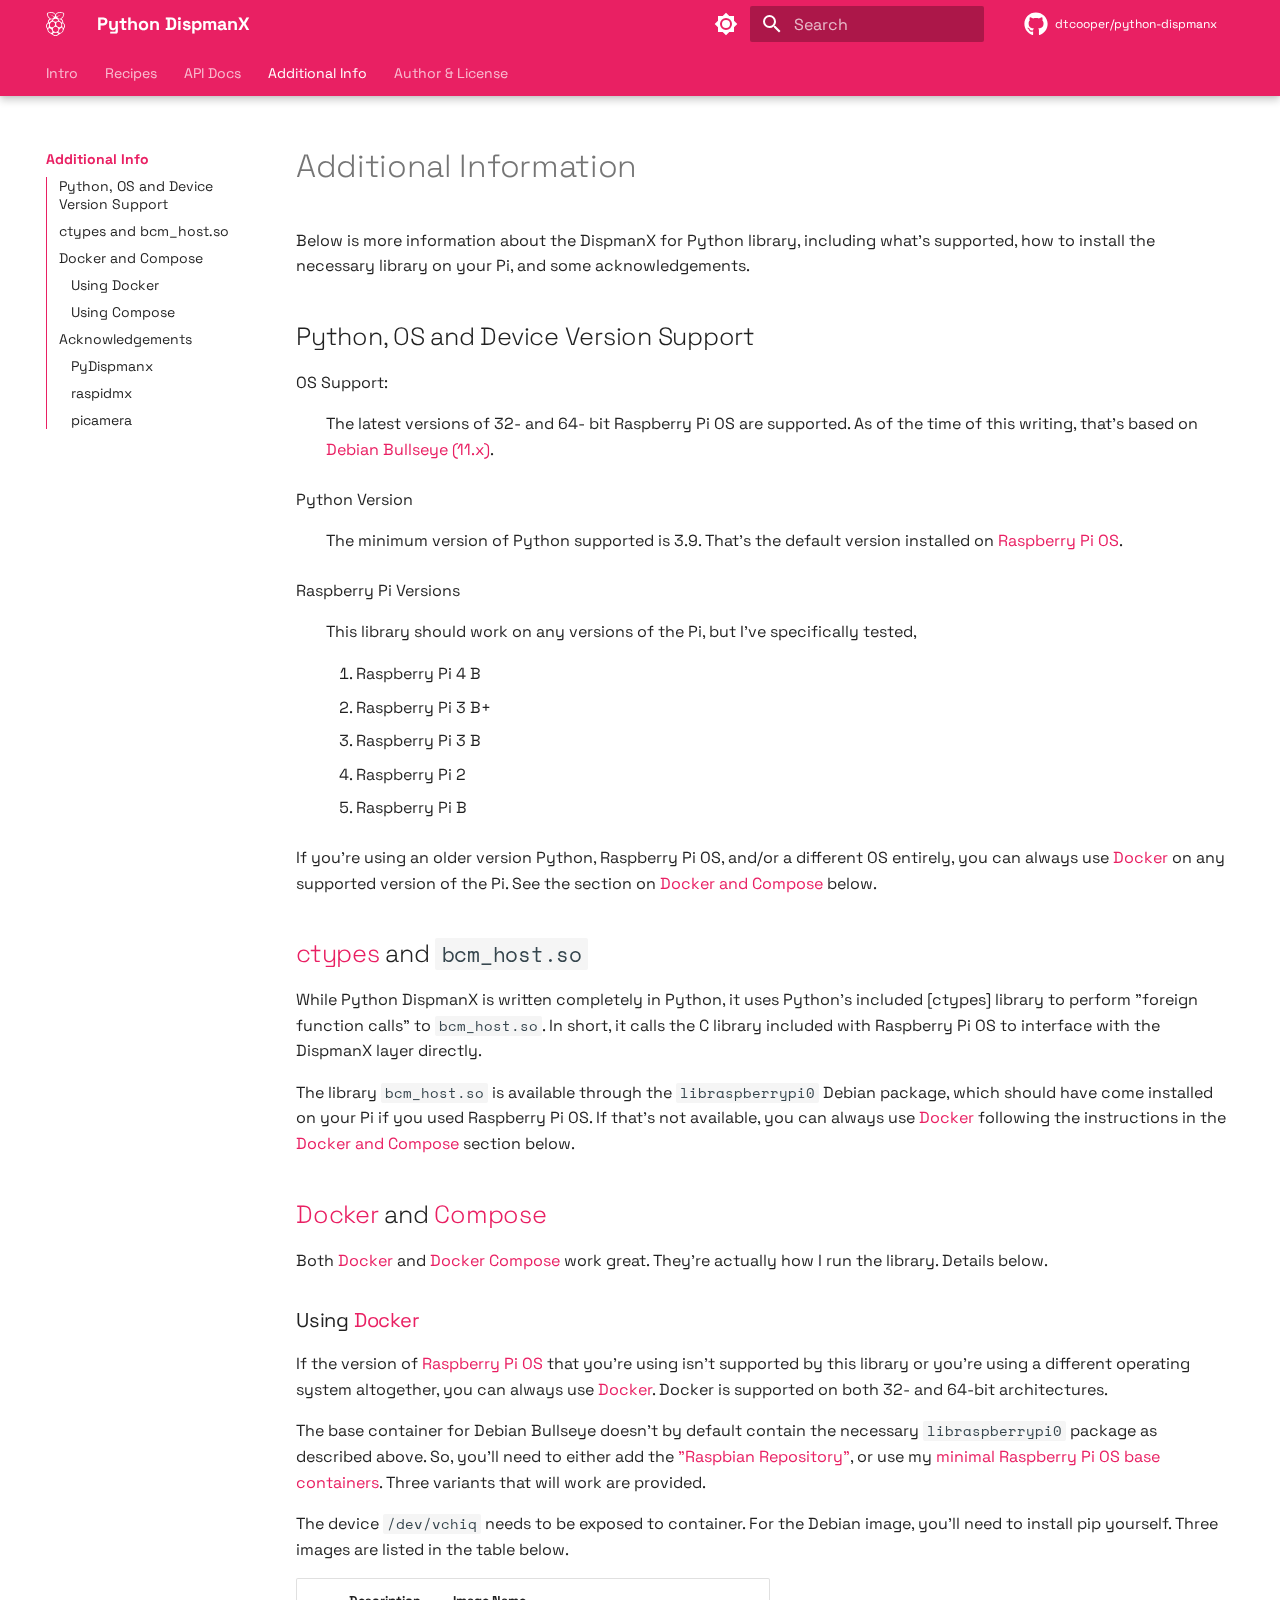
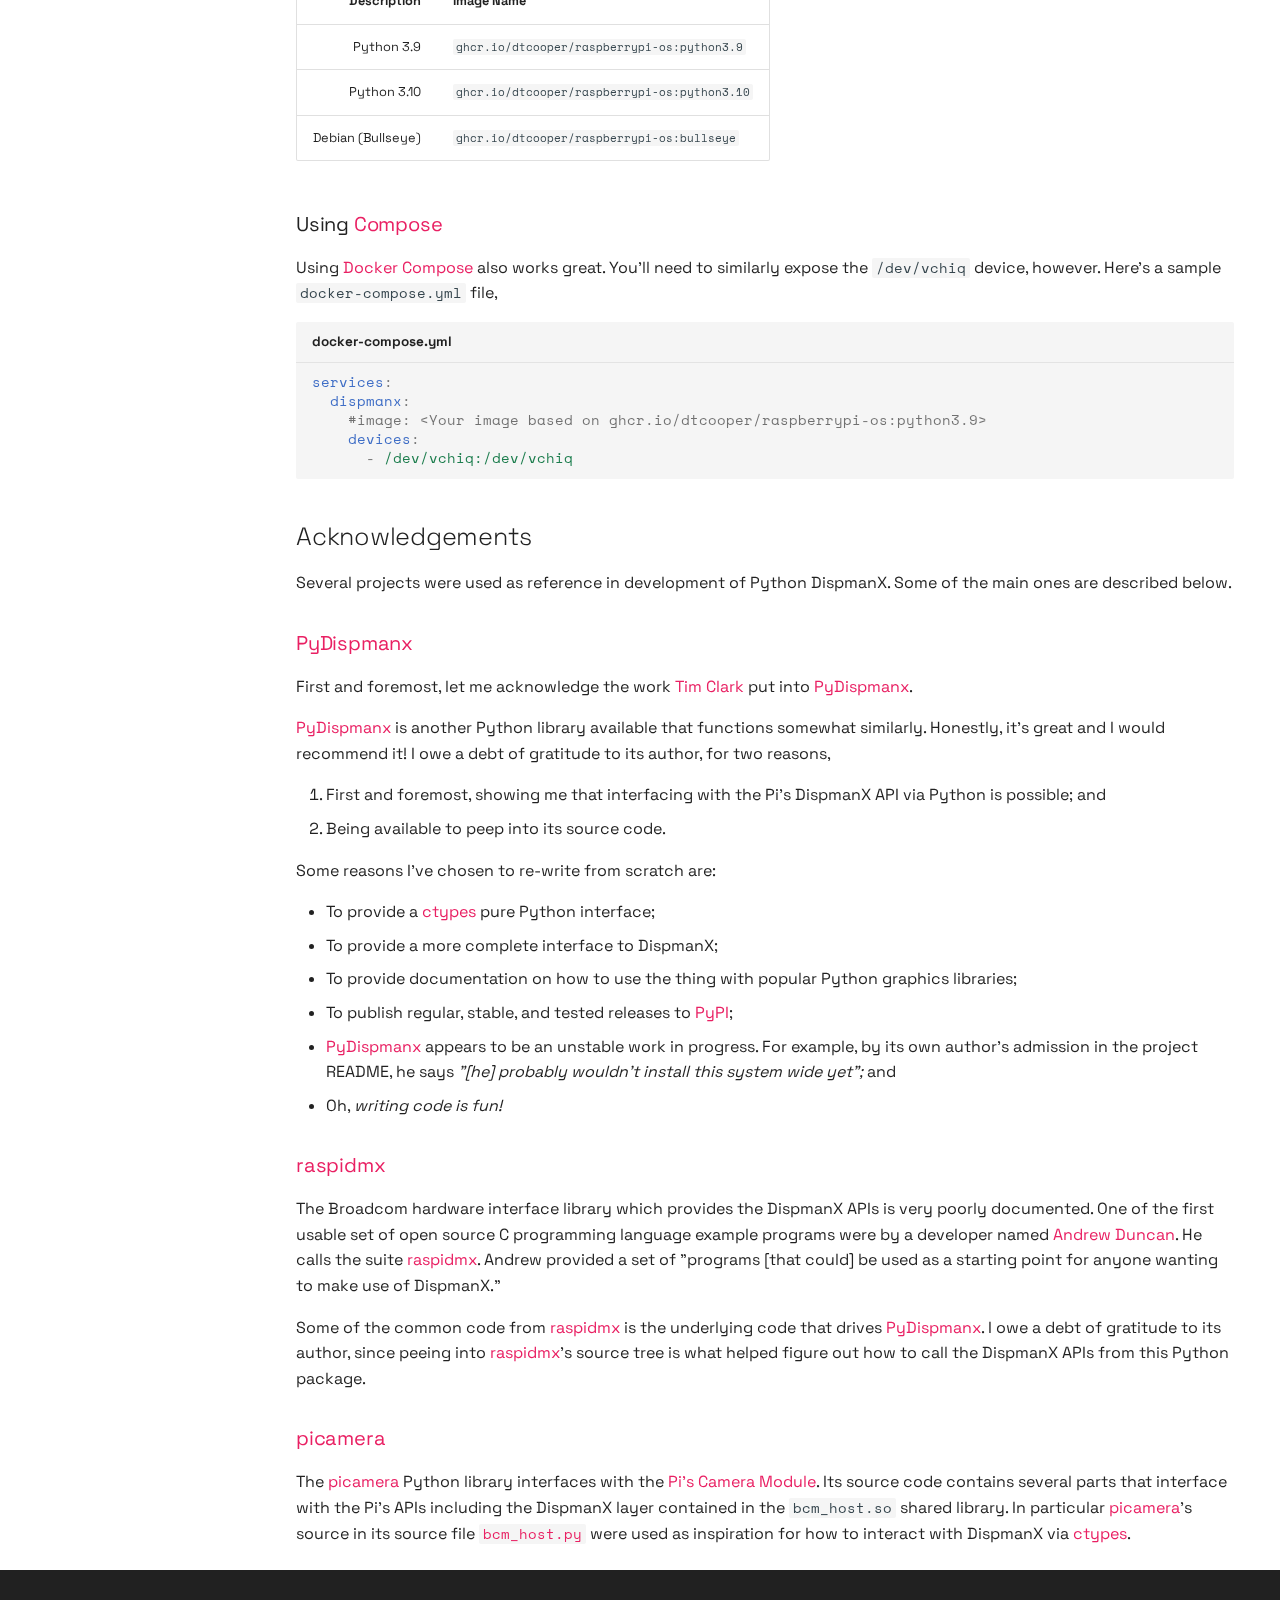
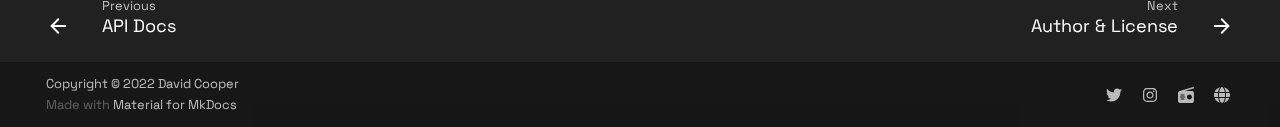
<file: info/index.html>
<!doctype html>
<html lang="en" class="no-js">
  <head>
    
      <meta charset="utf-8">
      <meta name="viewport" content="width=device-width,initial-scale=1">
      
      
      
        <link rel="canonical" href="https://dtcooper.github.io/python-dispmanx/info/">
      
      <link rel="icon" href="../assets/favicon.svg">
      <meta name="generator" content="mkdocs-1.3.1, mkdocs-material-8.3.9">
    
    
      
        <title>Additional Info - Python DispmanX</title>
      
    
    
      <link rel="stylesheet" href="../assets/stylesheets/main.1d29e8d0.min.css">
      
        
        <link rel="stylesheet" href="../assets/stylesheets/palette.cbb835fc.min.css">
        
      
      
    
    
    
      
        
        
        <link rel="preconnect" href="https://fonts.gstatic.com" crossorigin>
        <link rel="stylesheet" href="https://fonts.googleapis.com/css?family=Space+Grotesk:300,300i,400,400i,700,700i%7CSpace+Mono:400,400i,700,700i&display=fallback">
        <style>:root{--md-text-font:"Space Grotesk";--md-code-font:"Space Mono"}</style>
      
    
    
      <link rel="stylesheet" href="../assets/_mkdocstrings.css">
    
      <link rel="stylesheet" href="../assets/extra.css">
    
    <script>__md_scope=new URL("..",location),__md_get=(e,_=localStorage,t=__md_scope)=>JSON.parse(_.getItem(t.pathname+"."+e)),__md_set=(e,_,t=localStorage,a=__md_scope)=>{try{t.setItem(a.pathname+"."+e,JSON.stringify(_))}catch(e){}}</script>
    
      

    
    
  </head>
  
  
    
    
      
    
    
    
    
    <body dir="ltr" data-md-color-scheme="default" data-md-color-primary="pink" data-md-color-accent="blue">
  
    
    
      <script>var palette=__md_get("__palette");if(palette&&"object"==typeof palette.color)for(var key of Object.keys(palette.color))document.body.setAttribute("data-md-color-"+key,palette.color[key])</script>
    
    <input class="md-toggle" data-md-toggle="drawer" type="checkbox" id="__drawer" autocomplete="off">
    <input class="md-toggle" data-md-toggle="search" type="checkbox" id="__search" autocomplete="off">
    <label class="md-overlay" for="__drawer"></label>
    <div data-md-component="skip">
      
        
        <a href="#additional-information" class="md-skip">
          Skip to content
        </a>
      
    </div>
    <div data-md-component="announce">
      
    </div>
    
    
      

  

<header class="md-header md-header--lifted" data-md-component="header">
  <nav class="md-header__inner md-grid" aria-label="Header">
    <a href=".." title="Python DispmanX" class="md-header__button md-logo" aria-label="Python DispmanX" data-md-component="logo">
      
  
  <svg xmlns="http://www.w3.org/2000/svg" viewBox="0 0 407 512"><!--! Font Awesome Free 6.1.1 by @fontawesome - https://fontawesome.com License - https://fontawesome.com/license/free (Icons: CC BY 4.0, Fonts: SIL OFL 1.1, Code: MIT License) Copyright 2022 Fonticons, Inc.--><path d="m372 232.5-3.7-6.5c.1-46.4-21.4-65.3-46.5-79.7 7.6-2 15.4-3.6 17.6-13.2 13.1-3.3 15.8-9.4 17.1-15.8 3.4-2.3 14.8-8.7 13.6-19.7 6.4-4.4 10-10.1 8.1-18.1 6.9-7.5 8.7-13.7 5.8-19.4 8.3-10.3 4.6-15.6 1.1-20.9 6.2-11.2.7-23.2-16.6-21.2-6.9-10.1-21.9-7.8-24.2-7.8-2.6-3.2-6-6-16.5-4.7-6.8-6.1-14.4-5-22.3-2.1-9.3-7.3-15.5-1.4-22.6.8C271.6.6 269 5.5 263.5 7.6c-12.3-2.6-16.1 3-22 8.9l-6.9-.1c-18.6 10.8-27.8 32.8-31.1 44.1-3.3-11.3-12.5-33.3-31.1-44.1l-6.9.1c-5.9-5.9-9.7-11.5-22-8.9-5.6-2-8.1-7-19.4-3.4-4.6-1.4-8.9-4.4-13.9-4.3-2.6.1-5.5 1-8.7 3.5-7.9-3-15.5-4-22.3 2.1-10.5-1.3-14 1.4-16.5 4.7-2.3 0-17.3-2.3-24.2 7.8C21.2 16 15.8 28 22 39.2c-3.5 5.4-7.2 10.7 1.1 20.9-2.9 5.7-1.1 11.9 5.8 19.4-1.8 8 1.8 13.7 8.1 18.1-1.2 11 10.2 17.4 13.6 19.7 1.3 6.4 4 12.4 17.1 15.8 2.2 9.5 10 11.2 17.6 13.2-25.1 14.4-46.6 33.3-46.5 79.7l-3.7 6.5c-28.8 17.2-54.7 72.7-14.2 117.7 2.6 14.1 7.1 24.2 11 35.4 5.9 45.2 44.5 66.3 54.6 68.8 14.9 11.2 30.8 21.8 52.2 29.2C159 504.2 181 512 203 512h1c22.1 0 44-7.8 64.2-28.4 21.5-7.4 37.3-18 52.2-29.2 10.2-2.5 48.7-23.6 54.6-68.8 3.9-11.2 8.4-21.3 11-35.4 40.6-45.1 14.7-100.5-14-117.7zm-22.2-8c-1.5 18.7-98.9-65.1-82.1-67.9 45.7-7.5 83.6 19.2 82.1 67.9zm-43 93.1c-24.5 15.8-59.8 5.6-78.8-22.8s-14.6-64.2 9.9-80c24.5-15.8 59.8-5.6 78.8 22.8s14.6 64.2-9.9 80zM238.9 29.3c.8 4.2 1.8 6.8 2.9 7.6 5.4-5.8 9.8-11.7 16.8-17.3 0 3.3-1.7 6.8 2.5 9.4 3.7-5 8.8-9.5 15.5-13.3-3.2 5.6-.6 7.3 1.2 9.6 5.1-4.4 10-8.8 19.4-12.3-2.6 3.1-6.2 6.2-2.4 9.8 5.3-3.3 10.6-6.6 23.1-8.9-2.8 3.1-8.7 6.3-5.1 9.4 6.6-2.5 14-4.4 22.1-5.4-3.9 3.2-7.1 6.3-3.9 8.8 7.1-2.2 16.9-5.1 26.4-2.6l-6 6.1c-.7.8 14.1.6 23.9.8-3.6 5-7.2 9.7-9.3 18.2 1 1 5.8.4 10.4 0-4.7 9.9-12.8 12.3-14.7 16.6 2.9 2.2 6.8 1.6 11.2.1-3.4 6.9-10.4 11.7-16 17.3 1.4 1 3.9 1.6 9.7.9-5.2 5.5-11.4 10.5-18.8 15 1.3 1.5 5.8 1.5 10 1.6-6.7 6.5-15.3 9.9-23.4 14.2 4 2.7 6.9 2.1 10 2.1-5.7 4.7-15.4 7.1-24.4 10 1.7 2.7 3.4 3.4 7.1 4.1-9.5 5.3-23.2 2.9-27 5.6.9 2.7 3.6 4.4 6.7 5.8-15.4.9-57.3-.6-65.4-32.3 15.7-17.3 44.4-37.5 93.7-62.6-38.4 12.8-73 30-102 53.5-34.3-15.9-10.8-55.9 5.8-71.8zm-34.4 114.6c24.2-.3 54.1 17.8 54 34.7-.1 15-21 27.1-53.8 26.9-32.1-.4-53.7-15.2-53.6-29.8 0-11.9 26.2-32.5 53.4-31.8zm-123-12.8c3.7-.7 5.4-1.5 7.1-4.1-9-2.8-18.7-5.3-24.4-10 3.1 0 6 .7 10-2.1-8.1-4.3-16.7-7.7-23.4-14.2 4.2-.1 8.7 0 10-1.6-7.4-4.5-13.6-9.5-18.8-15 5.8.7 8.3.1 9.7-.9-5.6-5.6-12.7-10.4-16-17.3 4.3 1.5 8.3 2 11.2-.1-1.9-4.2-10-6.7-14.7-16.6 4.6.4 9.4 1 10.4 0-2.1-8.5-5.8-13.3-9.3-18.2 9.8-.1 24.6 0 23.9-.8l-6-6.1c9.5-2.5 19.3.4 26.4 2.6 3.2-2.5-.1-5.6-3.9-8.8 8.1 1.1 15.4 2.9 22.1 5.4 3.5-3.1-2.3-6.3-5.1-9.4 12.5 2.3 17.8 5.6 23.1 8.9 3.8-3.6.2-6.7-2.4-9.8 9.4 3.4 14.3 7.9 19.4 12.3 1.7-2.3 4.4-4 1.2-9.6 6.7 3.8 11.8 8.3 15.5 13.3 4.1-2.6 2.5-6.2 2.5-9.4 7 5.6 11.4 11.5 16.8 17.3 1.1-.8 2-3.4 2.9-7.6 16.6 15.9 40.1 55.9 6 71.8-29-23.5-63.6-40.7-102-53.5 49.3 25 78 45.3 93.7 62.6-8 31.8-50 33.2-65.4 32.3 3.1-1.4 5.8-3.2 6.7-5.8-4-2.8-17.6-.4-27.2-5.6zm60.1 24.1c16.8 2.8-80.6 86.5-82.1 67.9-1.5-48.7 36.5-75.5 82.1-67.9zM38.2 342c-23.7-18.8-31.3-73.7 12.6-98.3 26.5-7 9 107.8-12.6 98.3zm91 98.2c-13.3 7.9-45.8 4.7-68.8-27.9-15.5-27.4-13.5-55.2-2.6-63.4 16.3-9.8 41.5 3.4 60.9 25.6 16.9 20 24.6 55.3 10.5 65.7zm-26.4-119.7c-24.5-15.8-28.9-51.6-9.9-80s54.3-38.6 78.8-22.8 28.9 51.6 9.9 80c-19.1 28.4-54.4 38.6-78.8 22.8zM205 496c-29.4 1.2-58.2-23.7-57.8-32.3-.4-12.7 35.8-22.6 59.3-22 23.7-1 55.6 7.5 55.7 18.9.5 11-28.8 35.9-57.2 35.4zm58.9-124.9c.2 29.7-26.2 53.8-58.8 54-32.6.2-59.2-23.8-59.4-53.4v-.6c-.2-29.7 26.2-53.8 58.8-54 32.6-.2 59.2 23.8 59.4 53.4v.6zm82.2 42.7c-25.3 34.6-59.6 35.9-72.3 26.3-13.3-12.4-3.2-50.9 15.1-72 20.9-23.3 43.3-38.5 58.9-26.6 10.5 10.3 16.7 49.1-1.7 72.3zm22.9-73.2c-21.5 9.4-39-105.3-12.6-98.3 43.9 24.7 36.3 79.6 12.6 98.3z"/></svg>

    </a>
    <label class="md-header__button md-icon" for="__drawer">
      <svg xmlns="http://www.w3.org/2000/svg" viewBox="0 0 24 24"><path d="M3 6h18v2H3V6m0 5h18v2H3v-2m0 5h18v2H3v-2Z"/></svg>
    </label>
    <div class="md-header__title" data-md-component="header-title">
      <div class="md-header__ellipsis">
        <div class="md-header__topic">
          <span class="md-ellipsis">
            Python DispmanX
          </span>
        </div>
        <div class="md-header__topic" data-md-component="header-topic">
          <span class="md-ellipsis">
            
              Additional Info
            
          </span>
        </div>
      </div>
    </div>
    
      <form class="md-header__option" data-md-component="palette">
        
          
          
          <input class="md-option" data-md-color-media="(prefers-color-scheme: light)" data-md-color-scheme="default" data-md-color-primary="pink" data-md-color-accent="blue"  aria-label="Switch to dark mode"  type="radio" name="__palette" id="__palette_1">
          
            <label class="md-header__button md-icon" title="Switch to dark mode" for="__palette_2" hidden>
              <svg xmlns="http://www.w3.org/2000/svg" viewBox="0 0 24 24"><path d="M12 8a4 4 0 0 0-4 4 4 4 0 0 0 4 4 4 4 0 0 0 4-4 4 4 0 0 0-4-4m0 10a6 6 0 0 1-6-6 6 6 0 0 1 6-6 6 6 0 0 1 6 6 6 6 0 0 1-6 6m8-9.31V4h-4.69L12 .69 8.69 4H4v4.69L.69 12 4 15.31V20h4.69L12 23.31 15.31 20H20v-4.69L23.31 12 20 8.69Z"/></svg>
            </label>
          
        
          
          
          <input class="md-option" data-md-color-media="(prefers-color-scheme: dark)" data-md-color-scheme="slate" data-md-color-primary="pink" data-md-color-accent="light-blue"  aria-label="Switch to light mode"  type="radio" name="__palette" id="__palette_2">
          
            <label class="md-header__button md-icon" title="Switch to light mode" for="__palette_1" hidden>
              <svg xmlns="http://www.w3.org/2000/svg" viewBox="0 0 24 24"><path d="m17.75 4.09-2.53 1.94.91 3.06-2.63-1.81-2.63 1.81.91-3.06-2.53-1.94L12.44 4l1.06-3 1.06 3 3.19.09m3.5 6.91-1.64 1.25.59 1.98-1.7-1.17-1.7 1.17.59-1.98L15.75 11l2.06-.05L18.5 9l.69 1.95 2.06.05m-2.28 4.95c.83-.08 1.72 1.1 1.19 1.85-.32.45-.66.87-1.08 1.27C15.17 23 8.84 23 4.94 19.07c-3.91-3.9-3.91-10.24 0-14.14.4-.4.82-.76 1.27-1.08.75-.53 1.93.36 1.85 1.19-.27 2.86.69 5.83 2.89 8.02a9.96 9.96 0 0 0 8.02 2.89m-1.64 2.02a12.08 12.08 0 0 1-7.8-3.47c-2.17-2.19-3.33-5-3.49-7.82-2.81 3.14-2.7 7.96.31 10.98 3.02 3.01 7.84 3.12 10.98.31Z"/></svg>
            </label>
          
        
      </form>
    
    
    
      <label class="md-header__button md-icon" for="__search">
        <svg xmlns="http://www.w3.org/2000/svg" viewBox="0 0 24 24"><path d="M9.5 3A6.5 6.5 0 0 1 16 9.5c0 1.61-.59 3.09-1.56 4.23l.27.27h.79l5 5-1.5 1.5-5-5v-.79l-.27-.27A6.516 6.516 0 0 1 9.5 16 6.5 6.5 0 0 1 3 9.5 6.5 6.5 0 0 1 9.5 3m0 2C7 5 5 7 5 9.5S7 14 9.5 14 14 12 14 9.5 12 5 9.5 5Z"/></svg>
      </label>
      <div class="md-search" data-md-component="search" role="dialog">
  <label class="md-search__overlay" for="__search"></label>
  <div class="md-search__inner" role="search">
    <form class="md-search__form" name="search">
      <input type="text" class="md-search__input" name="query" aria-label="Search" placeholder="Search" autocapitalize="off" autocorrect="off" autocomplete="off" spellcheck="false" data-md-component="search-query" required>
      <label class="md-search__icon md-icon" for="__search">
        <svg xmlns="http://www.w3.org/2000/svg" viewBox="0 0 24 24"><path d="M9.5 3A6.5 6.5 0 0 1 16 9.5c0 1.61-.59 3.09-1.56 4.23l.27.27h.79l5 5-1.5 1.5-5-5v-.79l-.27-.27A6.516 6.516 0 0 1 9.5 16 6.5 6.5 0 0 1 3 9.5 6.5 6.5 0 0 1 9.5 3m0 2C7 5 5 7 5 9.5S7 14 9.5 14 14 12 14 9.5 12 5 9.5 5Z"/></svg>
        <svg xmlns="http://www.w3.org/2000/svg" viewBox="0 0 24 24"><path d="M20 11v2H8l5.5 5.5-1.42 1.42L4.16 12l7.92-7.92L13.5 5.5 8 11h12Z"/></svg>
      </label>
      <nav class="md-search__options" aria-label="Search">
        
        <button type="reset" class="md-search__icon md-icon" aria-label="Clear" tabindex="-1">
          <svg xmlns="http://www.w3.org/2000/svg" viewBox="0 0 24 24"><path d="M19 6.41 17.59 5 12 10.59 6.41 5 5 6.41 10.59 12 5 17.59 6.41 19 12 13.41 17.59 19 19 17.59 13.41 12 19 6.41Z"/></svg>
        </button>
      </nav>
      
        <div class="md-search__suggest" data-md-component="search-suggest"></div>
      
    </form>
    <div class="md-search__output">
      <div class="md-search__scrollwrap" data-md-scrollfix>
        <div class="md-search-result" data-md-component="search-result">
          <div class="md-search-result__meta">
            Initializing search
          </div>
          <ol class="md-search-result__list"></ol>
        </div>
      </div>
    </div>
  </div>
</div>
    
    
      <div class="md-header__source">
        <a href="https://github.com/dtcooper/python-dispmanx" title="Go to repository" class="md-source" data-md-component="source">
  <div class="md-source__icon md-icon">
    
    <svg xmlns="http://www.w3.org/2000/svg" viewBox="0 0 496 512"><!--! Font Awesome Free 6.1.1 by @fontawesome - https://fontawesome.com License - https://fontawesome.com/license/free (Icons: CC BY 4.0, Fonts: SIL OFL 1.1, Code: MIT License) Copyright 2022 Fonticons, Inc.--><path d="M165.9 397.4c0 2-2.3 3.6-5.2 3.6-3.3.3-5.6-1.3-5.6-3.6 0-2 2.3-3.6 5.2-3.6 3-.3 5.6 1.3 5.6 3.6zm-31.1-4.5c-.7 2 1.3 4.3 4.3 4.9 2.6 1 5.6 0 6.2-2s-1.3-4.3-4.3-5.2c-2.6-.7-5.5.3-6.2 2.3zm44.2-1.7c-2.9.7-4.9 2.6-4.6 4.9.3 2 2.9 3.3 5.9 2.6 2.9-.7 4.9-2.6 4.6-4.6-.3-1.9-3-3.2-5.9-2.9zM244.8 8C106.1 8 0 113.3 0 252c0 110.9 69.8 205.8 169.5 239.2 12.8 2.3 17.3-5.6 17.3-12.1 0-6.2-.3-40.4-.3-61.4 0 0-70 15-84.7-29.8 0 0-11.4-29.1-27.8-36.6 0 0-22.9-15.7 1.6-15.4 0 0 24.9 2 38.6 25.8 21.9 38.6 58.6 27.5 72.9 20.9 2.3-16 8.8-27.1 16-33.7-55.9-6.2-112.3-14.3-112.3-110.5 0-27.5 7.6-41.3 23.6-58.9-2.6-6.5-11.1-33.3 2.6-67.9 20.9-6.5 69 27 69 27 20-5.6 41.5-8.5 62.8-8.5s42.8 2.9 62.8 8.5c0 0 48.1-33.6 69-27 13.7 34.7 5.2 61.4 2.6 67.9 16 17.7 25.8 31.5 25.8 58.9 0 96.5-58.9 104.2-114.8 110.5 9.2 7.9 17 22.9 17 46.4 0 33.7-.3 75.4-.3 83.6 0 6.5 4.6 14.4 17.3 12.1C428.2 457.8 496 362.9 496 252 496 113.3 383.5 8 244.8 8zM97.2 352.9c-1.3 1-1 3.3.7 5.2 1.6 1.6 3.9 2.3 5.2 1 1.3-1 1-3.3-.7-5.2-1.6-1.6-3.9-2.3-5.2-1zm-10.8-8.1c-.7 1.3.3 2.9 2.3 3.9 1.6 1 3.6.7 4.3-.7.7-1.3-.3-2.9-2.3-3.9-2-.6-3.6-.3-4.3.7zm32.4 35.6c-1.6 1.3-1 4.3 1.3 6.2 2.3 2.3 5.2 2.6 6.5 1 1.3-1.3.7-4.3-1.3-6.2-2.2-2.3-5.2-2.6-6.5-1zm-11.4-14.7c-1.6 1-1.6 3.6 0 5.9 1.6 2.3 4.3 3.3 5.6 2.3 1.6-1.3 1.6-3.9 0-6.2-1.4-2.3-4-3.3-5.6-2z"/></svg>
  </div>
  <div class="md-source__repository">
    dtcooper/python-dispmanx
  </div>
</a>
      </div>
    
  </nav>
  
    
      
<nav class="md-tabs" aria-label="Tabs" data-md-component="tabs">
  <div class="md-tabs__inner md-grid">
    <ul class="md-tabs__list">
      
        
  
  


  <li class="md-tabs__item">
    <a href=".." class="md-tabs__link">
      Intro
    </a>
  </li>

      
        
  
  


  <li class="md-tabs__item">
    <a href="../recipes/" class="md-tabs__link">
      Recipes
    </a>
  </li>

      
        
  
  


  <li class="md-tabs__item">
    <a href="../api/" class="md-tabs__link">
      API Docs
    </a>
  </li>

      
        
  
  
    
  


  <li class="md-tabs__item">
    <a href="./" class="md-tabs__link md-tabs__link--active">
      Additional Info
    </a>
  </li>

      
        
  
  


  <li class="md-tabs__item">
    <a href="../license/" class="md-tabs__link">
      Author & License
    </a>
  </li>

      
    </ul>
  </div>
</nav>
    
  
</header>
    
    <div class="md-container" data-md-component="container">
      
      
        
      
      <main class="md-main" data-md-component="main">
        <div class="md-main__inner md-grid">
          
            
              
              <div class="md-sidebar md-sidebar--primary" data-md-component="sidebar" data-md-type="navigation" >
                <div class="md-sidebar__scrollwrap">
                  <div class="md-sidebar__inner">
                    

  


  

<nav class="md-nav md-nav--primary md-nav--lifted md-nav--integrated" aria-label="Navigation" data-md-level="0">
  <label class="md-nav__title" for="__drawer">
    <a href=".." title="Python DispmanX" class="md-nav__button md-logo" aria-label="Python DispmanX" data-md-component="logo">
      
  
  <svg xmlns="http://www.w3.org/2000/svg" viewBox="0 0 407 512"><!--! Font Awesome Free 6.1.1 by @fontawesome - https://fontawesome.com License - https://fontawesome.com/license/free (Icons: CC BY 4.0, Fonts: SIL OFL 1.1, Code: MIT License) Copyright 2022 Fonticons, Inc.--><path d="m372 232.5-3.7-6.5c.1-46.4-21.4-65.3-46.5-79.7 7.6-2 15.4-3.6 17.6-13.2 13.1-3.3 15.8-9.4 17.1-15.8 3.4-2.3 14.8-8.7 13.6-19.7 6.4-4.4 10-10.1 8.1-18.1 6.9-7.5 8.7-13.7 5.8-19.4 8.3-10.3 4.6-15.6 1.1-20.9 6.2-11.2.7-23.2-16.6-21.2-6.9-10.1-21.9-7.8-24.2-7.8-2.6-3.2-6-6-16.5-4.7-6.8-6.1-14.4-5-22.3-2.1-9.3-7.3-15.5-1.4-22.6.8C271.6.6 269 5.5 263.5 7.6c-12.3-2.6-16.1 3-22 8.9l-6.9-.1c-18.6 10.8-27.8 32.8-31.1 44.1-3.3-11.3-12.5-33.3-31.1-44.1l-6.9.1c-5.9-5.9-9.7-11.5-22-8.9-5.6-2-8.1-7-19.4-3.4-4.6-1.4-8.9-4.4-13.9-4.3-2.6.1-5.5 1-8.7 3.5-7.9-3-15.5-4-22.3 2.1-10.5-1.3-14 1.4-16.5 4.7-2.3 0-17.3-2.3-24.2 7.8C21.2 16 15.8 28 22 39.2c-3.5 5.4-7.2 10.7 1.1 20.9-2.9 5.7-1.1 11.9 5.8 19.4-1.8 8 1.8 13.7 8.1 18.1-1.2 11 10.2 17.4 13.6 19.7 1.3 6.4 4 12.4 17.1 15.8 2.2 9.5 10 11.2 17.6 13.2-25.1 14.4-46.6 33.3-46.5 79.7l-3.7 6.5c-28.8 17.2-54.7 72.7-14.2 117.7 2.6 14.1 7.1 24.2 11 35.4 5.9 45.2 44.5 66.3 54.6 68.8 14.9 11.2 30.8 21.8 52.2 29.2C159 504.2 181 512 203 512h1c22.1 0 44-7.8 64.2-28.4 21.5-7.4 37.3-18 52.2-29.2 10.2-2.5 48.7-23.6 54.6-68.8 3.9-11.2 8.4-21.3 11-35.4 40.6-45.1 14.7-100.5-14-117.7zm-22.2-8c-1.5 18.7-98.9-65.1-82.1-67.9 45.7-7.5 83.6 19.2 82.1 67.9zm-43 93.1c-24.5 15.8-59.8 5.6-78.8-22.8s-14.6-64.2 9.9-80c24.5-15.8 59.8-5.6 78.8 22.8s14.6 64.2-9.9 80zM238.9 29.3c.8 4.2 1.8 6.8 2.9 7.6 5.4-5.8 9.8-11.7 16.8-17.3 0 3.3-1.7 6.8 2.5 9.4 3.7-5 8.8-9.5 15.5-13.3-3.2 5.6-.6 7.3 1.2 9.6 5.1-4.4 10-8.8 19.4-12.3-2.6 3.1-6.2 6.2-2.4 9.8 5.3-3.3 10.6-6.6 23.1-8.9-2.8 3.1-8.7 6.3-5.1 9.4 6.6-2.5 14-4.4 22.1-5.4-3.9 3.2-7.1 6.3-3.9 8.8 7.1-2.2 16.9-5.1 26.4-2.6l-6 6.1c-.7.8 14.1.6 23.9.8-3.6 5-7.2 9.7-9.3 18.2 1 1 5.8.4 10.4 0-4.7 9.9-12.8 12.3-14.7 16.6 2.9 2.2 6.8 1.6 11.2.1-3.4 6.9-10.4 11.7-16 17.3 1.4 1 3.9 1.6 9.7.9-5.2 5.5-11.4 10.5-18.8 15 1.3 1.5 5.8 1.5 10 1.6-6.7 6.5-15.3 9.9-23.4 14.2 4 2.7 6.9 2.1 10 2.1-5.7 4.7-15.4 7.1-24.4 10 1.7 2.7 3.4 3.4 7.1 4.1-9.5 5.3-23.2 2.9-27 5.6.9 2.7 3.6 4.4 6.7 5.8-15.4.9-57.3-.6-65.4-32.3 15.7-17.3 44.4-37.5 93.7-62.6-38.4 12.8-73 30-102 53.5-34.3-15.9-10.8-55.9 5.8-71.8zm-34.4 114.6c24.2-.3 54.1 17.8 54 34.7-.1 15-21 27.1-53.8 26.9-32.1-.4-53.7-15.2-53.6-29.8 0-11.9 26.2-32.5 53.4-31.8zm-123-12.8c3.7-.7 5.4-1.5 7.1-4.1-9-2.8-18.7-5.3-24.4-10 3.1 0 6 .7 10-2.1-8.1-4.3-16.7-7.7-23.4-14.2 4.2-.1 8.7 0 10-1.6-7.4-4.5-13.6-9.5-18.8-15 5.8.7 8.3.1 9.7-.9-5.6-5.6-12.7-10.4-16-17.3 4.3 1.5 8.3 2 11.2-.1-1.9-4.2-10-6.7-14.7-16.6 4.6.4 9.4 1 10.4 0-2.1-8.5-5.8-13.3-9.3-18.2 9.8-.1 24.6 0 23.9-.8l-6-6.1c9.5-2.5 19.3.4 26.4 2.6 3.2-2.5-.1-5.6-3.9-8.8 8.1 1.1 15.4 2.9 22.1 5.4 3.5-3.1-2.3-6.3-5.1-9.4 12.5 2.3 17.8 5.6 23.1 8.9 3.8-3.6.2-6.7-2.4-9.8 9.4 3.4 14.3 7.9 19.4 12.3 1.7-2.3 4.4-4 1.2-9.6 6.7 3.8 11.8 8.3 15.5 13.3 4.1-2.6 2.5-6.2 2.5-9.4 7 5.6 11.4 11.5 16.8 17.3 1.1-.8 2-3.4 2.9-7.6 16.6 15.9 40.1 55.9 6 71.8-29-23.5-63.6-40.7-102-53.5 49.3 25 78 45.3 93.7 62.6-8 31.8-50 33.2-65.4 32.3 3.1-1.4 5.8-3.2 6.7-5.8-4-2.8-17.6-.4-27.2-5.6zm60.1 24.1c16.8 2.8-80.6 86.5-82.1 67.9-1.5-48.7 36.5-75.5 82.1-67.9zM38.2 342c-23.7-18.8-31.3-73.7 12.6-98.3 26.5-7 9 107.8-12.6 98.3zm91 98.2c-13.3 7.9-45.8 4.7-68.8-27.9-15.5-27.4-13.5-55.2-2.6-63.4 16.3-9.8 41.5 3.4 60.9 25.6 16.9 20 24.6 55.3 10.5 65.7zm-26.4-119.7c-24.5-15.8-28.9-51.6-9.9-80s54.3-38.6 78.8-22.8 28.9 51.6 9.9 80c-19.1 28.4-54.4 38.6-78.8 22.8zM205 496c-29.4 1.2-58.2-23.7-57.8-32.3-.4-12.7 35.8-22.6 59.3-22 23.7-1 55.6 7.5 55.7 18.9.5 11-28.8 35.9-57.2 35.4zm58.9-124.9c.2 29.7-26.2 53.8-58.8 54-32.6.2-59.2-23.8-59.4-53.4v-.6c-.2-29.7 26.2-53.8 58.8-54 32.6-.2 59.2 23.8 59.4 53.4v.6zm82.2 42.7c-25.3 34.6-59.6 35.9-72.3 26.3-13.3-12.4-3.2-50.9 15.1-72 20.9-23.3 43.3-38.5 58.9-26.6 10.5 10.3 16.7 49.1-1.7 72.3zm22.9-73.2c-21.5 9.4-39-105.3-12.6-98.3 43.9 24.7 36.3 79.6 12.6 98.3z"/></svg>

    </a>
    Python DispmanX
  </label>
  
    <div class="md-nav__source">
      <a href="https://github.com/dtcooper/python-dispmanx" title="Go to repository" class="md-source" data-md-component="source">
  <div class="md-source__icon md-icon">
    
    <svg xmlns="http://www.w3.org/2000/svg" viewBox="0 0 496 512"><!--! Font Awesome Free 6.1.1 by @fontawesome - https://fontawesome.com License - https://fontawesome.com/license/free (Icons: CC BY 4.0, Fonts: SIL OFL 1.1, Code: MIT License) Copyright 2022 Fonticons, Inc.--><path d="M165.9 397.4c0 2-2.3 3.6-5.2 3.6-3.3.3-5.6-1.3-5.6-3.6 0-2 2.3-3.6 5.2-3.6 3-.3 5.6 1.3 5.6 3.6zm-31.1-4.5c-.7 2 1.3 4.3 4.3 4.9 2.6 1 5.6 0 6.2-2s-1.3-4.3-4.3-5.2c-2.6-.7-5.5.3-6.2 2.3zm44.2-1.7c-2.9.7-4.9 2.6-4.6 4.9.3 2 2.9 3.3 5.9 2.6 2.9-.7 4.9-2.6 4.6-4.6-.3-1.9-3-3.2-5.9-2.9zM244.8 8C106.1 8 0 113.3 0 252c0 110.9 69.8 205.8 169.5 239.2 12.8 2.3 17.3-5.6 17.3-12.1 0-6.2-.3-40.4-.3-61.4 0 0-70 15-84.7-29.8 0 0-11.4-29.1-27.8-36.6 0 0-22.9-15.7 1.6-15.4 0 0 24.9 2 38.6 25.8 21.9 38.6 58.6 27.5 72.9 20.9 2.3-16 8.8-27.1 16-33.7-55.9-6.2-112.3-14.3-112.3-110.5 0-27.5 7.6-41.3 23.6-58.9-2.6-6.5-11.1-33.3 2.6-67.9 20.9-6.5 69 27 69 27 20-5.6 41.5-8.5 62.8-8.5s42.8 2.9 62.8 8.5c0 0 48.1-33.6 69-27 13.7 34.7 5.2 61.4 2.6 67.9 16 17.7 25.8 31.5 25.8 58.9 0 96.5-58.9 104.2-114.8 110.5 9.2 7.9 17 22.9 17 46.4 0 33.7-.3 75.4-.3 83.6 0 6.5 4.6 14.4 17.3 12.1C428.2 457.8 496 362.9 496 252 496 113.3 383.5 8 244.8 8zM97.2 352.9c-1.3 1-1 3.3.7 5.2 1.6 1.6 3.9 2.3 5.2 1 1.3-1 1-3.3-.7-5.2-1.6-1.6-3.9-2.3-5.2-1zm-10.8-8.1c-.7 1.3.3 2.9 2.3 3.9 1.6 1 3.6.7 4.3-.7.7-1.3-.3-2.9-2.3-3.9-2-.6-3.6-.3-4.3.7zm32.4 35.6c-1.6 1.3-1 4.3 1.3 6.2 2.3 2.3 5.2 2.6 6.5 1 1.3-1.3.7-4.3-1.3-6.2-2.2-2.3-5.2-2.6-6.5-1zm-11.4-14.7c-1.6 1-1.6 3.6 0 5.9 1.6 2.3 4.3 3.3 5.6 2.3 1.6-1.3 1.6-3.9 0-6.2-1.4-2.3-4-3.3-5.6-2z"/></svg>
  </div>
  <div class="md-source__repository">
    dtcooper/python-dispmanx
  </div>
</a>
    </div>
  
  <ul class="md-nav__list" data-md-scrollfix>
    
      
      
      

  
  
  
    <li class="md-nav__item">
      <a href=".." class="md-nav__link">
        Intro
      </a>
    </li>
  

    
      
      
      

  
  
  
    <li class="md-nav__item">
      <a href="../recipes/" class="md-nav__link">
        Recipes
      </a>
    </li>
  

    
      
      
      

  
  
  
    <li class="md-nav__item">
      <a href="../api/" class="md-nav__link">
        API Docs
      </a>
    </li>
  

    
      
      
      

  
  
    
  
  
    <li class="md-nav__item md-nav__item--active">
      
      <input class="md-nav__toggle md-toggle" data-md-toggle="toc" type="checkbox" id="__toc">
      
      
        
      
      
        <label class="md-nav__link md-nav__link--active" for="__toc">
          Additional Info
          <span class="md-nav__icon md-icon"></span>
        </label>
      
      <a href="./" class="md-nav__link md-nav__link--active">
        Additional Info
      </a>
      
        

<nav class="md-nav md-nav--secondary" aria-label="Table of contents">
  
  
  
    
  
  
    <label class="md-nav__title" for="__toc">
      <span class="md-nav__icon md-icon"></span>
      Table of contents
    </label>
    <ul class="md-nav__list" data-md-component="toc" data-md-scrollfix>
      
        <li class="md-nav__item">
  <a href="#python-os-and-device-version-support" class="md-nav__link">
    Python, OS and Device Version Support
  </a>
  
</li>
      
        <li class="md-nav__item">
  <a href="#ctypes-and-bcm_hostso" class="md-nav__link">
    ctypes and bcm_host.so
  </a>
  
</li>
      
        <li class="md-nav__item">
  <a href="#docker-and-compose" class="md-nav__link">
    Docker and Compose
  </a>
  
    <nav class="md-nav" aria-label="Docker and Compose">
      <ul class="md-nav__list">
        
          <li class="md-nav__item">
  <a href="#using-docker" class="md-nav__link">
    Using Docker
  </a>
  
</li>
        
          <li class="md-nav__item">
  <a href="#using-compose" class="md-nav__link">
    Using Compose
  </a>
  
</li>
        
      </ul>
    </nav>
  
</li>
      
        <li class="md-nav__item">
  <a href="#acknowledgements" class="md-nav__link">
    Acknowledgements
  </a>
  
    <nav class="md-nav" aria-label="Acknowledgements">
      <ul class="md-nav__list">
        
          <li class="md-nav__item">
  <a href="#pydispmanx" class="md-nav__link">
    PyDispmanx
  </a>
  
</li>
        
          <li class="md-nav__item">
  <a href="#raspidmx" class="md-nav__link">
    raspidmx
  </a>
  
</li>
        
          <li class="md-nav__item">
  <a href="#picamera" class="md-nav__link">
    picamera
  </a>
  
</li>
        
      </ul>
    </nav>
  
</li>
      
    </ul>
  
</nav>
      
    </li>
  

    
      
      
      

  
  
  
    <li class="md-nav__item">
      <a href="../license/" class="md-nav__link">
        Author & License
      </a>
    </li>
  

    
  </ul>
</nav>
                  </div>
                </div>
              </div>
            
            
          
          <div class="md-content" data-md-component="content">
            <article class="md-content__inner md-typeset">
              
                


<h1 id="additional-information">Additional Information<a class="headerlink" href="#additional-information" title="Permanent link">←</a></h1>
<p>Below is more information about the DispmanX for Python library, including
what's supported, how to install the necessary library on your Pi, and some
acknowledgements.</p>
<h2 id="python-os-and-device-version-support">Python, OS and Device Version Support<a class="headerlink" href="#python-os-and-device-version-support" title="Permanent link">←</a></h2>
<dl>
<dt>OS Support:</dt>
<dd>The latest versions of 32- and 64- bit Raspberry Pi OS are supported. As of
the time of this writing, that's based on
<a href="https://www.debian.org/releases/bullseye/">Debian Bullseye (11.x)</a>.</dd>
<dt>Python Version</dt>
<dd>The minimum version of Python supported is 3.9. That's the default version
installed on <a href="https://www.raspberrypi.com/software/">Raspberry Pi OS</a>.</dd>
<dt>Raspberry Pi Versions</dt>
<dd>
<p>This library should work on any versions of the Pi, but I've specifically
tested,</p>
<ol>
<li>Raspberry Pi 4 B</li>
<li>Raspberry Pi 3 B+</li>
<li>Raspberry Pi 3 B</li>
<li>Raspberry Pi 2</li>
<li>Raspberry Pi B</li>
</ol>
</dd>
</dl>
<p>If you're using an older version Python, Raspberry Pi OS, and/or a different OS
entirely, you can always use <a href="https://www.docker.com/">Docker</a> on any supported version of the Pi. See the
section on <a class="autorefs autorefs-internal" href="#docker-and-compose">Docker and Compose</a> below.</p>
<h2 id="ctypes-and-bcm_hostso"><a class="autorefs autorefs-external" href="https://docs.python.org/3/library/ctypes.html#module-ctypes">ctypes</a> and <code>bcm_host.so</code><a class="headerlink" href="#ctypes-and-bcm_hostso" title="Permanent link">←</a></h2>
<p>While Python DispmanX is written completely in Python, it uses Python's included
[ctypes] library to perform "foreign function calls" to <code>bcm_host.so</code>. In short,
it calls the C library included with Raspberry Pi OS to interface with the
DispmanX layer directly.</p>
<p>The library <code>bcm_host.so</code> is available through the <code>libraspberrypi0</code> Debian
package, which should have come installed on your Pi if you used Raspberry Pi
OS. If that's not available, you can always use <a href="https://www.docker.com/">Docker</a> following the
instructions in the <a class="autorefs autorefs-internal" href="#docker-and-compose">Docker and Compose</a> section below.</p>
<h2 id="docker-and-compose"><a href="https://www.docker.com/">Docker</a> and <a href="https://docs.docker.com/compose/">Compose</a><a class="headerlink" href="#docker-and-compose" title="Permanent link">←</a></h2>
<p>Both <a href="https://www.docker.com/">Docker</a> and <a href="https://docs.docker.com/compose/">Docker Compose</a> work great. They're actually how I run
the library. Details below.</p>
<h3 id="using-docker">Using <a href="https://www.docker.com/">Docker</a><a class="headerlink" href="#using-docker" title="Permanent link">←</a></h3>
<p>If the version of <a href="https://www.raspberrypi.com/software/">Raspberry Pi OS</a> that you're using isn't supported by
this library or you're using a different operating system altogether, you can
always use <a href="https://www.docker.com/">Docker</a>. Docker is supported on both 32- and 64-bit architectures.</p>
<p>The base container for Debian Bullseye doesn't by default contain the necessary
<code>libraspberrypi0</code> package as described above. So, you'll need to either add the
<a href="https://www.raspbian.org/RaspbianRepository">"Raspbian Repository"</a>, or use my
<a href="https://github.com/dtcooper/raspberrypi-os-docker">minimal Raspberry Pi OS base containers</a>. Three variants
that will work are provided.</p>
<p>The device <code>/dev/vchiq</code> needs to be exposed to container. For the Debian image,
you'll need to install pip yourself. Three images are listed in the table below.</p>
<table>
<thead>
<tr>
<th align="right">Description</th>
<th align="left">Image Name</th>
</tr>
</thead>
<tbody>
<tr>
<td align="right">Python 3.9</td>
<td align="left"><code>ghcr.io/dtcooper/raspberrypi-os:python3.9</code></td>
</tr>
<tr>
<td align="right">Python 3.10</td>
<td align="left"><code>ghcr.io/dtcooper/raspberrypi-os:python3.10</code></td>
</tr>
<tr>
<td align="right">Debian (Bullseye)</td>
<td align="left"><code>ghcr.io/dtcooper/raspberrypi-os:bullseye</code></td>
</tr>
</tbody>
</table>
<h3 id="using-compose">Using <a href="https://docs.docker.com/compose/">Compose</a><a class="headerlink" href="#using-compose" title="Permanent link">←</a></h3>
<p>Using <a href="https://docs.docker.com/compose/">Docker Compose</a> also works great. You'll need to similarly
expose the <code>/dev/vchiq</code> device, however. Here's a sample <code>docker-compose.yml</code>
file,</p>
<div class="highlight"><span class="filename">docker-compose.yml</span><pre><span></span><code><a id="__codelineno-0-1" name="__codelineno-0-1" href="#__codelineno-0-1"></a><span class="nt">services</span><span class="p">:</span><span class="w"></span>
<a id="__codelineno-0-2" name="__codelineno-0-2" href="#__codelineno-0-2"></a><span class="w">  </span><span class="nt">dispmanx</span><span class="p">:</span><span class="w"></span>
<a id="__codelineno-0-3" name="__codelineno-0-3" href="#__codelineno-0-3"></a><span class="w">    </span><span class="c1">#image: &lt;Your image based on ghcr.io/dtcooper/raspberrypi-os:python3.9&gt;</span><span class="w"></span>
<a id="__codelineno-0-4" name="__codelineno-0-4" href="#__codelineno-0-4"></a><span class="w">    </span><span class="nt">devices</span><span class="p">:</span><span class="w"></span>
<a id="__codelineno-0-5" name="__codelineno-0-5" href="#__codelineno-0-5"></a><span class="w">      </span><span class="p p-Indicator">-</span><span class="w"> </span><span class="l l-Scalar l-Scalar-Plain">/dev/vchiq:/dev/vchiq</span><span class="w"></span>
</code></pre></div>
<h2 id="acknowledgements">Acknowledgements<a class="headerlink" href="#acknowledgements" title="Permanent link">←</a></h2>
<p>Several projects were used as reference in development of Python DispmanX. Some
of the main ones are described below.</p>
<h3 id="pydispmanx"><a href="https://github.com/eclispe/pydispmanx">PyDispmanx</a><a class="headerlink" href="#pydispmanx" title="Permanent link">←</a></h3>
<p>First and foremost, let me acknowledge the work <a href="https://twitter.com/eclispe">Tim Clark</a> put into
<a href="https://github.com/eclispe/pydispmanx">PyDispmanx</a>.</p>
<p><a href="https://github.com/eclispe/pydispmanx">PyDispmanx</a> is another Python library available that functions somewhat
similarly. Honestly, it's great and I would recommend it! I owe a debt of
gratitude to its author, for two reasons,</p>
<ol>
<li>First and foremost, showing me that interfacing with the Pi's DispmanX API
   via Python is possible; and</li>
<li>Being available to peep into its source code.</li>
</ol>
<p>Some reasons I've chosen to re-write from scratch are:</p>
<ul>
<li>To provide a <a class="autorefs autorefs-external" href="https://docs.python.org/3/library/ctypes.html#module-ctypes">ctypes</a> pure Python interface;</li>
<li>To provide a more complete interface to DispmanX;</li>
<li>To provide documentation on how to use the thing with popular Python
   graphics libraries;</li>
<li>To publish regular, stable, and tested releases to <a href="https://pypi.org/">PyPI</a>;</li>
<li><a href="https://github.com/eclispe/pydispmanx">PyDispmanx</a> appears to be an unstable work in progress. For
   example, by its own author's admission in the project README, he says
   <em>"[he] probably wouldn't install this system wide yet";</em> and</li>
<li>Oh, <em>writing code is fun!</em></li>
</ul>
<h3 id="raspidmx"><a href="https://github.com/andrewfrommelbourne/raspidmx">raspidmx</a><a class="headerlink" href="#raspidmx" title="Permanent link">←</a></h3>
<p>The Broadcom hardware interface library which provides the DispmanX APIs is very
poorly documented. One of the first usable set of open source C programming
language example programs were by a developer named
<a href="https://github.com/andrewfrommelbourne">Andrew Duncan</a>. He calls the suite <a href="https://github.com/andrewfrommelbourne/raspidmx">raspidmx</a>. Andrew
provided a set of "programs [that could] be used as a starting point for anyone
wanting to make use of DispmanX."</p>
<p>Some of the common code from <a href="https://github.com/andrewfrommelbourne/raspidmx">raspidmx</a> is the underlying code that
drives <a href="https://github.com/eclispe/pydispmanx">PyDispmanx</a>. I owe a debt of gratitude to its author, since
peeing into <a href="https://github.com/andrewfrommelbourne/raspidmx">raspidmx</a>'s source tree is what helped figure out how to
call the DispmanX APIs from this Python package.</p>
<h3 id="picamera"><a href="https://picamera.readthedocs.io/">picamera</a><a class="headerlink" href="#picamera" title="Permanent link">←</a></h3>
<p>The <a href="https://picamera.readthedocs.io/">picamera</a> Python library interfaces with the
<a href="https://projects.raspberrypi.org/en/projects/getting-started-with-picamera">Pi's Camera Module</a>. Its source code contains several parts
that interface with the Pi's APIs including the DispmanX layer contained in the
<code>bcm_host.so</code> shared library. In particular <a href="https://picamera.readthedocs.io/">picamera</a>'s source in its source
file <a href="https://github.com/waveform80/picamera/blob/master/picamera/bcm_host.py"><code>bcm_host.py</code></a> were used as inspiration for how to interact
with DispmanX via <a class="autorefs autorefs-external" href="https://docs.python.org/3/library/ctypes.html#module-ctypes">ctypes</a>.</p>

              
            </article>
            
          </div>
        </div>
        
      </main>
      
        <footer class="md-footer">
  
    
    <nav class="md-footer__inner md-grid" aria-label="Footer" >
      
        
        <a href="../api/" class="md-footer__link md-footer__link--prev" aria-label="Previous: API Docs" rel="prev">
          <div class="md-footer__button md-icon">
            <svg xmlns="http://www.w3.org/2000/svg" viewBox="0 0 24 24"><path d="M20 11v2H8l5.5 5.5-1.42 1.42L4.16 12l7.92-7.92L13.5 5.5 8 11h12Z"/></svg>
          </div>
          <div class="md-footer__title">
            <div class="md-ellipsis">
              <span class="md-footer__direction">
                Previous
              </span>
              API Docs
            </div>
          </div>
        </a>
      
      
        
        <a href="../license/" class="md-footer__link md-footer__link--next" aria-label="Next: Author &amp; License" rel="next">
          <div class="md-footer__title">
            <div class="md-ellipsis">
              <span class="md-footer__direction">
                Next
              </span>
              Author & License
            </div>
          </div>
          <div class="md-footer__button md-icon">
            <svg xmlns="http://www.w3.org/2000/svg" viewBox="0 0 24 24"><path d="M4 11v2h12l-5.5 5.5 1.42 1.42L19.84 12l-7.92-7.92L10.5 5.5 16 11H4Z"/></svg>
          </div>
        </a>
      
    </nav>
  
  <div class="md-footer-meta md-typeset">
    <div class="md-footer-meta__inner md-grid">
      <div class="md-copyright">
  
    <div class="md-copyright__highlight">
      Copyright &copy; 2022 David Cooper
    </div>
  
  
    Made with
    <a href="https://squidfunk.github.io/mkdocs-material/" target="_blank" rel="noopener">
      Material for MkDocs
    </a>
  
</div>
      
        <div class="md-social">
  
    
    
    <a href="https://twitter.com/dtcooper" target="_blank" rel="noopener" title="@dtcooper on Twitter" class="md-social__link">
      <svg xmlns="http://www.w3.org/2000/svg" viewBox="0 0 512 512"><!--! Font Awesome Free 6.1.1 by @fontawesome - https://fontawesome.com License - https://fontawesome.com/license/free (Icons: CC BY 4.0, Fonts: SIL OFL 1.1, Code: MIT License) Copyright 2022 Fonticons, Inc.--><path d="M459.37 151.716c.325 4.548.325 9.097.325 13.645 0 138.72-105.583 298.558-298.558 298.558-59.452 0-114.68-17.219-161.137-47.106 8.447.974 16.568 1.299 25.34 1.299 49.055 0 94.213-16.568 130.274-44.832-46.132-.975-84.792-31.188-98.112-72.772 6.498.974 12.995 1.624 19.818 1.624 9.421 0 18.843-1.3 27.614-3.573-48.081-9.747-84.143-51.98-84.143-102.985v-1.299c13.969 7.797 30.214 12.67 47.431 13.319-28.264-18.843-46.781-51.005-46.781-87.391 0-19.492 5.197-37.36 14.294-52.954 51.655 63.675 129.3 105.258 216.365 109.807-1.624-7.797-2.599-15.918-2.599-24.04 0-57.828 46.782-104.934 104.934-104.934 30.213 0 57.502 12.67 76.67 33.137 23.715-4.548 46.456-13.32 66.599-25.34-7.798 24.366-24.366 44.833-46.132 57.827 21.117-2.273 41.584-8.122 60.426-16.243-14.292 20.791-32.161 39.308-52.628 54.253z"/></svg>
    </a>
  
    
    
    <a href="https://www.instagram.com/dtcooper" target="_blank" rel="noopener" title="@dtcooper on Instagram" class="md-social__link">
      <svg xmlns="http://www.w3.org/2000/svg" viewBox="0 0 448 512"><!--! Font Awesome Free 6.1.1 by @fontawesome - https://fontawesome.com License - https://fontawesome.com/license/free (Icons: CC BY 4.0, Fonts: SIL OFL 1.1, Code: MIT License) Copyright 2022 Fonticons, Inc.--><path d="M224.1 141c-63.6 0-114.9 51.3-114.9 114.9s51.3 114.9 114.9 114.9S339 319.5 339 255.9 287.7 141 224.1 141zm0 189.6c-41.1 0-74.7-33.5-74.7-74.7s33.5-74.7 74.7-74.7 74.7 33.5 74.7 74.7-33.6 74.7-74.7 74.7zm146.4-194.3c0 14.9-12 26.8-26.8 26.8-14.9 0-26.8-12-26.8-26.8s12-26.8 26.8-26.8 26.8 12 26.8 26.8zm76.1 27.2c-1.7-35.9-9.9-67.7-36.2-93.9-26.2-26.2-58-34.4-93.9-36.2-37-2.1-147.9-2.1-184.9 0-35.8 1.7-67.6 9.9-93.9 36.1s-34.4 58-36.2 93.9c-2.1 37-2.1 147.9 0 184.9 1.7 35.9 9.9 67.7 36.2 93.9s58 34.4 93.9 36.2c37 2.1 147.9 2.1 184.9 0 35.9-1.7 67.7-9.9 93.9-36.2 26.2-26.2 34.4-58 36.2-93.9 2.1-37 2.1-147.8 0-184.8zM398.8 388c-7.8 19.6-22.9 34.7-42.6 42.6-29.5 11.7-99.5 9-132.1 9s-102.7 2.6-132.1-9c-19.6-7.8-34.7-22.9-42.6-42.6-11.7-29.5-9-99.5-9-132.1s-2.6-102.7 9-132.1c7.8-19.6 22.9-34.7 42.6-42.6 29.5-11.7 99.5-9 132.1-9s102.7-2.6 132.1 9c19.6 7.8 34.7 22.9 42.6 42.6 11.7 29.5 9 99.5 9 132.1s2.7 102.7-9 132.1z"/></svg>
    </a>
  
    
    
    <a href="https://www.iheartradio.ca/newstalk-1010/host/Person/David%20Cooper" target="_blank" rel="noopener" title="My bio on iHeartRadio" class="md-social__link">
      <svg xmlns="http://www.w3.org/2000/svg" viewBox="0 0 512 512"><!--! Font Awesome Free 6.1.1 by @fontawesome - https://fontawesome.com License - https://fontawesome.com/license/free (Icons: CC BY 4.0, Fonts: SIL OFL 1.1, Code: MIT License) Copyright 2022 Fonticons, Inc.--><path d="M447.1 128H218.5l276.2-80.97c12.72-3.734 19.1-17.06 16.28-29.78-3.719-12.7-16.1-19.1-29.78-16.28L51.75 126.9C22.68 135.412 2.2 161.7.36 191.68L0 192v255.1c0 35.31 28.69 63.1 63.1 63.1h383.1c35.31 0 63.1-28.69 63.1-63.1V192c1.8-35.3-26-64-62.2-64zM80 248c0-4.406 3.594-7.1 7.1-7.1h111.1c4.406 0 7.1 3.594 7.1 7.1v15.1c0 4.406-3.594 7.1-7.1 7.1H87.1c-4.406 0-7.1-3.594-7.1-7.1V248zm128 143.1c0 4.406-3.594 7.1-7.1 7.1H89.8c-4.406 0-7.1-3.594-7.1-7.1V376c0-4.406 3.594-7.1 7.1-7.1h111.1c4.406 0 7.1 3.594 7.1 7.1v15.1zm16-64c0 4.406-3.594 7.1-7.1 7.1H72c-4.406 0-7.1-3.594-7.1-7.1v-16c0-4.406 3.594-7.1 7.1-7.1h143.1c4.406 0 7.1 3.594 7.1 7.1v16zm143.1 72c-44.16 0-80-35.84-80-79.1s35.84-80 80-80 79.1 35.85 79.1 80-34 79.1-79.1 79.1z"/></svg>
    </a>
  
    
    
    <a href="https://jew.pizza/" target="_blank" rel="noopener" title="My personal website" class="md-social__link">
      <svg xmlns="http://www.w3.org/2000/svg" viewBox="0 0 512 512"><!--! Font Awesome Free 6.1.1 by @fontawesome - https://fontawesome.com License - https://fontawesome.com/license/free (Icons: CC BY 4.0, Fonts: SIL OFL 1.1, Code: MIT License) Copyright 2022 Fonticons, Inc.--><path d="M352 256c0 22.2-1.2 43.6-3.3 64H163.3c-2.1-20.4-4.2-41.8-4.2-64 0-22.2 2.1-43.6 4.2-64h185.4c2.1 20.4 3.3 41.8 3.3 64zm151.9-64c5.3 20.5 8.1 41.9 8.1 64s-2.8 43.5-8.1 64H380.8c2.1-20.6 3.2-42.9 3.2-64 0-22-1.1-43.4-3.2-64h123.1zm-10.5-32H376.7c-10-63.86-29.8-117.38-55.3-151.558C399.8 29.09 463.4 85.94 493.4 160zm-149.1 0H167.7c6.1-36.4 15.5-68.62 27-94.65 10.5-23.61 22.2-40.74 33.5-51.54C239.4 3.178 248.7 0 256 0c7.3 0 16.6 3.178 27.8 13.81 11.3 10.8 23 27.93 33.5 51.54 11.5 26.03 20.9 58.25 27 94.65zm-325.69 0C48.59 85.94 112.2 29.09 190.6 8.442 165.1 42.62 145.3 96.14 135.3 160H18.61zm112.59 32c-2.1 20.6-4.1 42-4.1 64 0 21.1 2 43.4 4.1 64H8.065C2.8 299.5 0 278.1 0 256s2.8-43.5 8.065-64H131.2zm63.5 254.6c-11.5-26-20.9-58.2-27-94.6h176.6c-6.1 36.4-15.5 68.6-27 94.6-10.5 23.7-22.2 40.8-33.5 51.6-11.2 10.6-20.5 13.8-28.7 13.8-6.4 0-15.7-3.2-26.9-13.8-11.3-10.8-23-27.9-33.5-51.6zm-4.1 57C112.2 482.9 48.59 426.1 18.61 352H135.3c10 63.9 29.8 117.4 55.3 151.6zm130.8 0c25.5-34.2 45.3-87.7 55.3-151.6h116.7c-30 74.1-93.6 130.9-172 151.6z"/></svg>
    </a>
  
</div>
      
    </div>
  </div>
</footer>
      
    </div>
    <div class="md-dialog" data-md-component="dialog">
      <div class="md-dialog__inner md-typeset"></div>
    </div>
    <script id="__config" type="application/json">{"base": "..", "features": ["navigation.expand", "navigation.instant", "navigation.sections", "navigation.tabs", "navigation.tabs.sticky", "search.highlight", "search.suggest", "toc.integrate"], "search": "../assets/javascripts/workers/search.b97dbffb.min.js", "translations": {"clipboard.copied": "Copied to clipboard", "clipboard.copy": "Copy to clipboard", "search.config.lang": "en", "search.config.pipeline": "trimmer, stopWordFilter", "search.config.separator": "[\\s\\-]+", "search.placeholder": "Search", "search.result.more.one": "1 more on this page", "search.result.more.other": "# more on this page", "search.result.none": "No matching documents", "search.result.one": "1 matching document", "search.result.other": "# matching documents", "search.result.placeholder": "Type to start searching", "search.result.term.missing": "Missing", "select.version.title": "Select version"}}</script>
    
    
      <script src="../assets/javascripts/bundle.6c7ad80a.min.js"></script>
      
    
  </body>
</html>
</file>
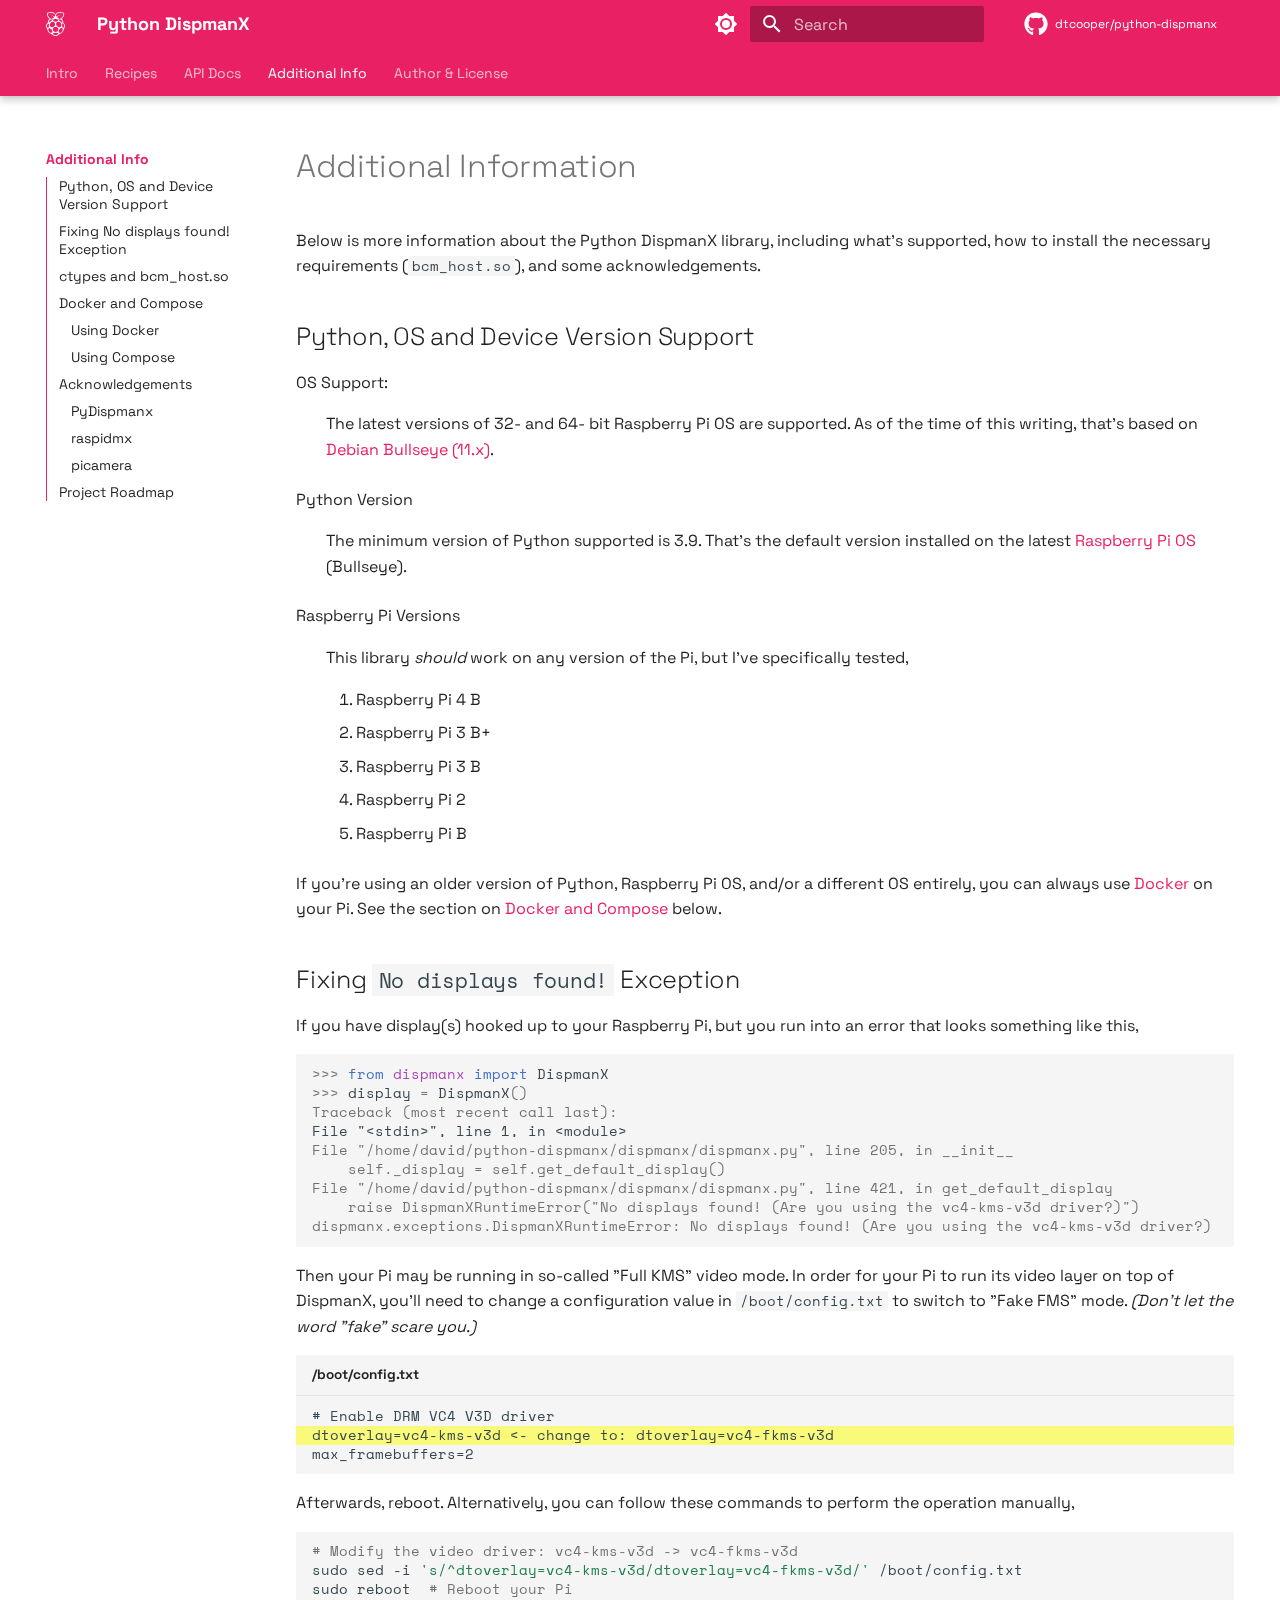
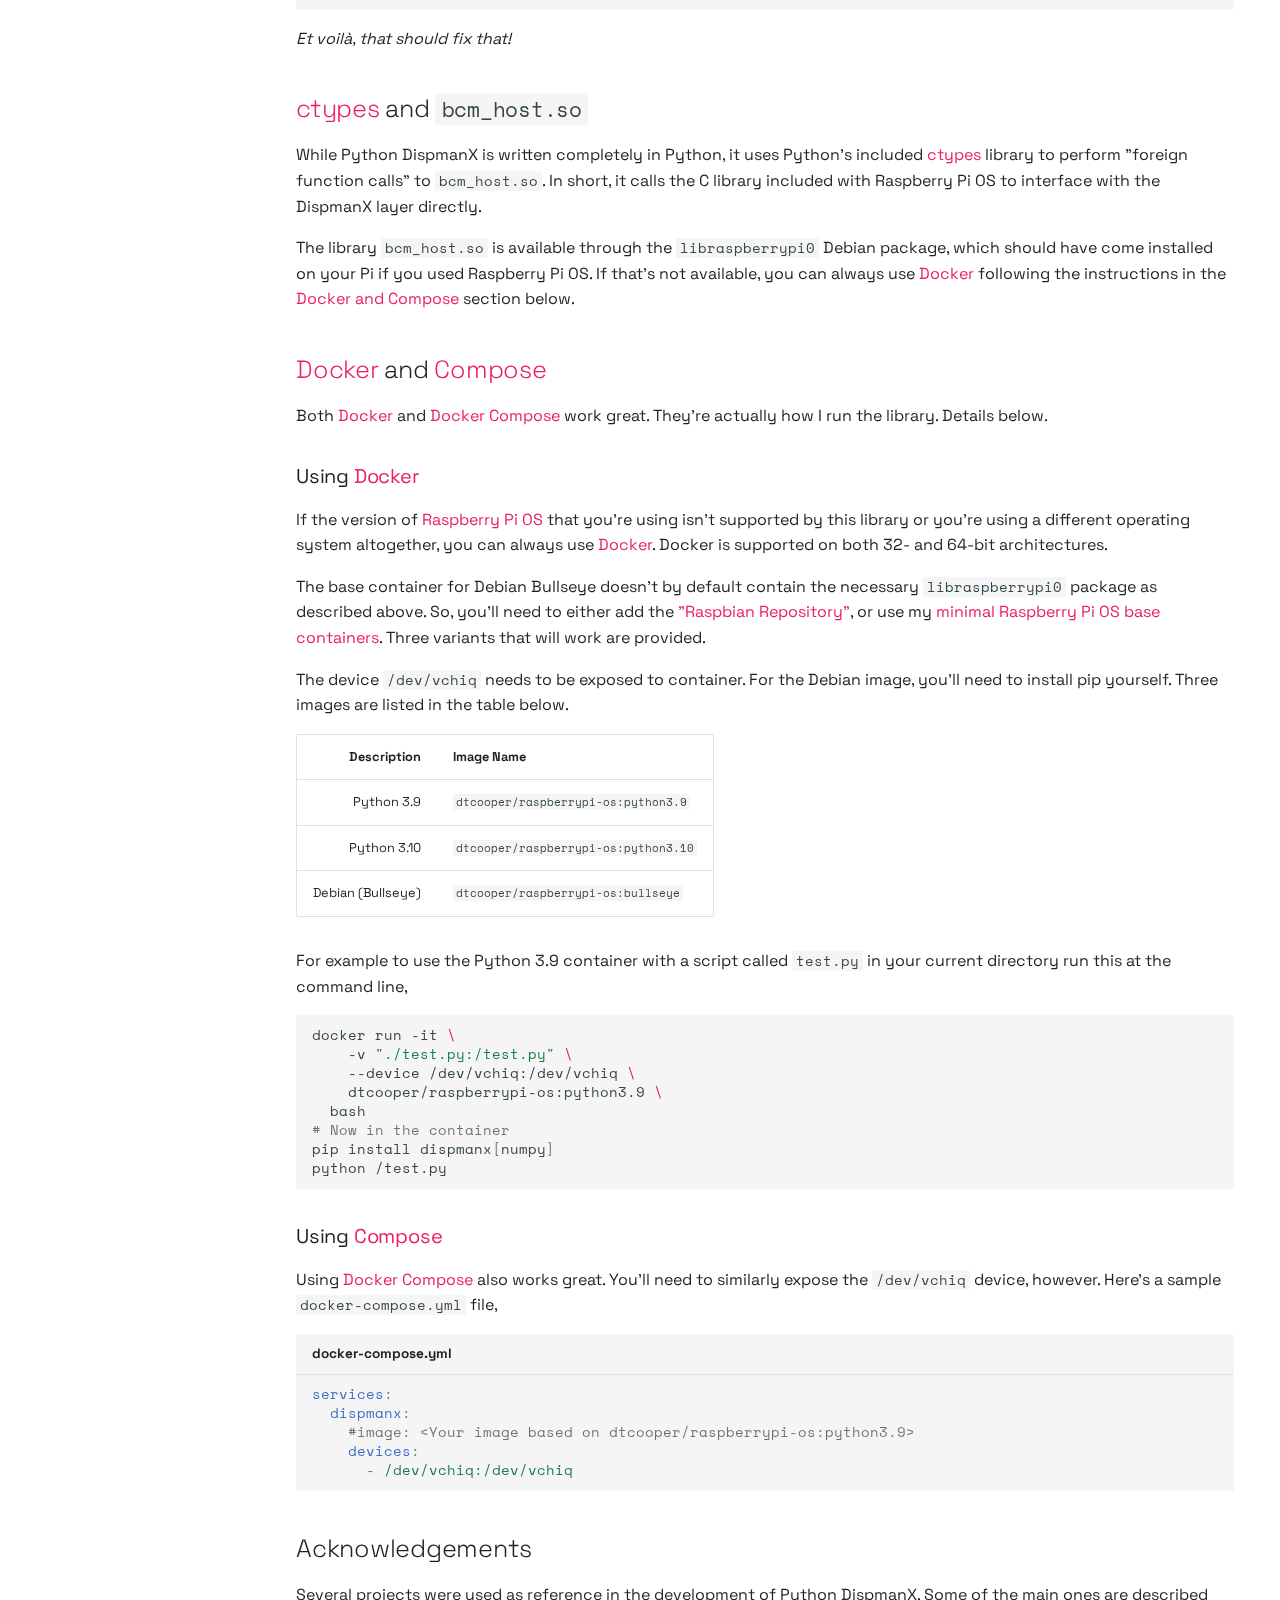
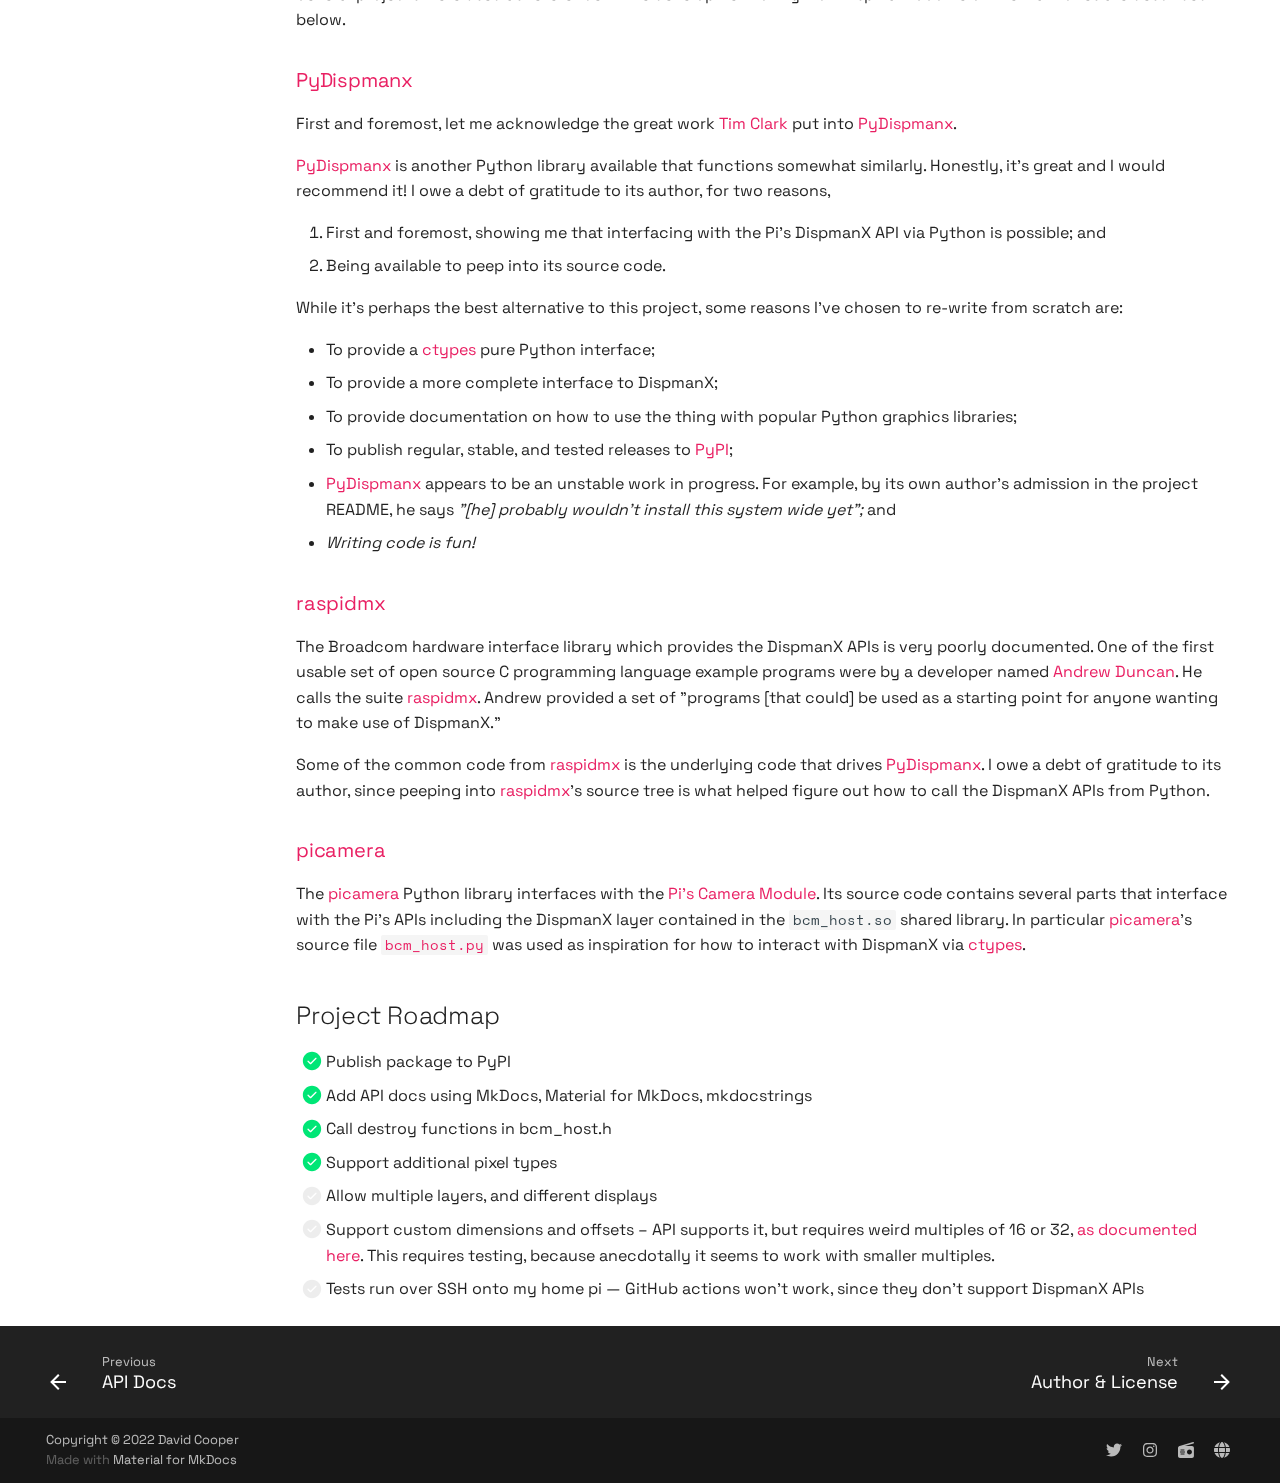
<file: more-info/index.html>
<!doctype html>
<html lang="en" class="no-js">
  <head>
    
      <meta charset="utf-8">
      <meta name="viewport" content="width=device-width,initial-scale=1">
      
      
      
        <link rel="canonical" href="https://dtcooper.github.io/python-dispmanx/more-info/">
      
      <link rel="icon" href="../assets/favicon.svg">
      <meta name="generator" content="mkdocs-1.3.1, mkdocs-material-8.3.9">
    
    
      
        <title>Additional Info - Python DispmanX</title>
      
    
    
      <link rel="stylesheet" href="../assets/stylesheets/main.1d29e8d0.min.css">
      
        
        <link rel="stylesheet" href="../assets/stylesheets/palette.cbb835fc.min.css">
        
      
      
    
    
    
      
        
        
        <link rel="preconnect" href="https://fonts.gstatic.com" crossorigin>
        <link rel="stylesheet" href="https://fonts.googleapis.com/css?family=Space+Grotesk:300,300i,400,400i,700,700i%7CSpace+Mono:400,400i,700,700i&display=fallback">
        <style>:root{--md-text-font:"Space Grotesk";--md-code-font:"Space Mono"}</style>
      
    
    
      <link rel="stylesheet" href="../assets/_mkdocstrings.css">
    
      <link rel="stylesheet" href="../assets/extra.css">
    
    <script>__md_scope=new URL("..",location),__md_get=(e,_=localStorage,t=__md_scope)=>JSON.parse(_.getItem(t.pathname+"."+e)),__md_set=(e,_,t=localStorage,a=__md_scope)=>{try{t.setItem(a.pathname+"."+e,JSON.stringify(_))}catch(e){}}</script>
    
      

    
    
  </head>
  
  
    
    
      
    
    
    
    
    <body dir="ltr" data-md-color-scheme="default" data-md-color-primary="pink" data-md-color-accent="blue">
  
    
    
      <script>var palette=__md_get("__palette");if(palette&&"object"==typeof palette.color)for(var key of Object.keys(palette.color))document.body.setAttribute("data-md-color-"+key,palette.color[key])</script>
    
    <input class="md-toggle" data-md-toggle="drawer" type="checkbox" id="__drawer" autocomplete="off">
    <input class="md-toggle" data-md-toggle="search" type="checkbox" id="__search" autocomplete="off">
    <label class="md-overlay" for="__drawer"></label>
    <div data-md-component="skip">
      
        
        <a href="#additional-information" class="md-skip">
          Skip to content
        </a>
      
    </div>
    <div data-md-component="announce">
      
    </div>
    
    
      

  

<header class="md-header md-header--lifted" data-md-component="header">
  <nav class="md-header__inner md-grid" aria-label="Header">
    <a href=".." title="Python DispmanX" class="md-header__button md-logo" aria-label="Python DispmanX" data-md-component="logo">
      
  
  <svg xmlns="http://www.w3.org/2000/svg" viewBox="0 0 407 512"><!--! Font Awesome Free 6.1.1 by @fontawesome - https://fontawesome.com License - https://fontawesome.com/license/free (Icons: CC BY 4.0, Fonts: SIL OFL 1.1, Code: MIT License) Copyright 2022 Fonticons, Inc.--><path d="m372 232.5-3.7-6.5c.1-46.4-21.4-65.3-46.5-79.7 7.6-2 15.4-3.6 17.6-13.2 13.1-3.3 15.8-9.4 17.1-15.8 3.4-2.3 14.8-8.7 13.6-19.7 6.4-4.4 10-10.1 8.1-18.1 6.9-7.5 8.7-13.7 5.8-19.4 8.3-10.3 4.6-15.6 1.1-20.9 6.2-11.2.7-23.2-16.6-21.2-6.9-10.1-21.9-7.8-24.2-7.8-2.6-3.2-6-6-16.5-4.7-6.8-6.1-14.4-5-22.3-2.1-9.3-7.3-15.5-1.4-22.6.8C271.6.6 269 5.5 263.5 7.6c-12.3-2.6-16.1 3-22 8.9l-6.9-.1c-18.6 10.8-27.8 32.8-31.1 44.1-3.3-11.3-12.5-33.3-31.1-44.1l-6.9.1c-5.9-5.9-9.7-11.5-22-8.9-5.6-2-8.1-7-19.4-3.4-4.6-1.4-8.9-4.4-13.9-4.3-2.6.1-5.5 1-8.7 3.5-7.9-3-15.5-4-22.3 2.1-10.5-1.3-14 1.4-16.5 4.7-2.3 0-17.3-2.3-24.2 7.8C21.2 16 15.8 28 22 39.2c-3.5 5.4-7.2 10.7 1.1 20.9-2.9 5.7-1.1 11.9 5.8 19.4-1.8 8 1.8 13.7 8.1 18.1-1.2 11 10.2 17.4 13.6 19.7 1.3 6.4 4 12.4 17.1 15.8 2.2 9.5 10 11.2 17.6 13.2-25.1 14.4-46.6 33.3-46.5 79.7l-3.7 6.5c-28.8 17.2-54.7 72.7-14.2 117.7 2.6 14.1 7.1 24.2 11 35.4 5.9 45.2 44.5 66.3 54.6 68.8 14.9 11.2 30.8 21.8 52.2 29.2C159 504.2 181 512 203 512h1c22.1 0 44-7.8 64.2-28.4 21.5-7.4 37.3-18 52.2-29.2 10.2-2.5 48.7-23.6 54.6-68.8 3.9-11.2 8.4-21.3 11-35.4 40.6-45.1 14.7-100.5-14-117.7zm-22.2-8c-1.5 18.7-98.9-65.1-82.1-67.9 45.7-7.5 83.6 19.2 82.1 67.9zm-43 93.1c-24.5 15.8-59.8 5.6-78.8-22.8s-14.6-64.2 9.9-80c24.5-15.8 59.8-5.6 78.8 22.8s14.6 64.2-9.9 80zM238.9 29.3c.8 4.2 1.8 6.8 2.9 7.6 5.4-5.8 9.8-11.7 16.8-17.3 0 3.3-1.7 6.8 2.5 9.4 3.7-5 8.8-9.5 15.5-13.3-3.2 5.6-.6 7.3 1.2 9.6 5.1-4.4 10-8.8 19.4-12.3-2.6 3.1-6.2 6.2-2.4 9.8 5.3-3.3 10.6-6.6 23.1-8.9-2.8 3.1-8.7 6.3-5.1 9.4 6.6-2.5 14-4.4 22.1-5.4-3.9 3.2-7.1 6.3-3.9 8.8 7.1-2.2 16.9-5.1 26.4-2.6l-6 6.1c-.7.8 14.1.6 23.9.8-3.6 5-7.2 9.7-9.3 18.2 1 1 5.8.4 10.4 0-4.7 9.9-12.8 12.3-14.7 16.6 2.9 2.2 6.8 1.6 11.2.1-3.4 6.9-10.4 11.7-16 17.3 1.4 1 3.9 1.6 9.7.9-5.2 5.5-11.4 10.5-18.8 15 1.3 1.5 5.8 1.5 10 1.6-6.7 6.5-15.3 9.9-23.4 14.2 4 2.7 6.9 2.1 10 2.1-5.7 4.7-15.4 7.1-24.4 10 1.7 2.7 3.4 3.4 7.1 4.1-9.5 5.3-23.2 2.9-27 5.6.9 2.7 3.6 4.4 6.7 5.8-15.4.9-57.3-.6-65.4-32.3 15.7-17.3 44.4-37.5 93.7-62.6-38.4 12.8-73 30-102 53.5-34.3-15.9-10.8-55.9 5.8-71.8zm-34.4 114.6c24.2-.3 54.1 17.8 54 34.7-.1 15-21 27.1-53.8 26.9-32.1-.4-53.7-15.2-53.6-29.8 0-11.9 26.2-32.5 53.4-31.8zm-123-12.8c3.7-.7 5.4-1.5 7.1-4.1-9-2.8-18.7-5.3-24.4-10 3.1 0 6 .7 10-2.1-8.1-4.3-16.7-7.7-23.4-14.2 4.2-.1 8.7 0 10-1.6-7.4-4.5-13.6-9.5-18.8-15 5.8.7 8.3.1 9.7-.9-5.6-5.6-12.7-10.4-16-17.3 4.3 1.5 8.3 2 11.2-.1-1.9-4.2-10-6.7-14.7-16.6 4.6.4 9.4 1 10.4 0-2.1-8.5-5.8-13.3-9.3-18.2 9.8-.1 24.6 0 23.9-.8l-6-6.1c9.5-2.5 19.3.4 26.4 2.6 3.2-2.5-.1-5.6-3.9-8.8 8.1 1.1 15.4 2.9 22.1 5.4 3.5-3.1-2.3-6.3-5.1-9.4 12.5 2.3 17.8 5.6 23.1 8.9 3.8-3.6.2-6.7-2.4-9.8 9.4 3.4 14.3 7.9 19.4 12.3 1.7-2.3 4.4-4 1.2-9.6 6.7 3.8 11.8 8.3 15.5 13.3 4.1-2.6 2.5-6.2 2.5-9.4 7 5.6 11.4 11.5 16.8 17.3 1.1-.8 2-3.4 2.9-7.6 16.6 15.9 40.1 55.9 6 71.8-29-23.5-63.6-40.7-102-53.5 49.3 25 78 45.3 93.7 62.6-8 31.8-50 33.2-65.4 32.3 3.1-1.4 5.8-3.2 6.7-5.8-4-2.8-17.6-.4-27.2-5.6zm60.1 24.1c16.8 2.8-80.6 86.5-82.1 67.9-1.5-48.7 36.5-75.5 82.1-67.9zM38.2 342c-23.7-18.8-31.3-73.7 12.6-98.3 26.5-7 9 107.8-12.6 98.3zm91 98.2c-13.3 7.9-45.8 4.7-68.8-27.9-15.5-27.4-13.5-55.2-2.6-63.4 16.3-9.8 41.5 3.4 60.9 25.6 16.9 20 24.6 55.3 10.5 65.7zm-26.4-119.7c-24.5-15.8-28.9-51.6-9.9-80s54.3-38.6 78.8-22.8 28.9 51.6 9.9 80c-19.1 28.4-54.4 38.6-78.8 22.8zM205 496c-29.4 1.2-58.2-23.7-57.8-32.3-.4-12.7 35.8-22.6 59.3-22 23.7-1 55.6 7.5 55.7 18.9.5 11-28.8 35.9-57.2 35.4zm58.9-124.9c.2 29.7-26.2 53.8-58.8 54-32.6.2-59.2-23.8-59.4-53.4v-.6c-.2-29.7 26.2-53.8 58.8-54 32.6-.2 59.2 23.8 59.4 53.4v.6zm82.2 42.7c-25.3 34.6-59.6 35.9-72.3 26.3-13.3-12.4-3.2-50.9 15.1-72 20.9-23.3 43.3-38.5 58.9-26.6 10.5 10.3 16.7 49.1-1.7 72.3zm22.9-73.2c-21.5 9.4-39-105.3-12.6-98.3 43.9 24.7 36.3 79.6 12.6 98.3z"/></svg>

    </a>
    <label class="md-header__button md-icon" for="__drawer">
      <svg xmlns="http://www.w3.org/2000/svg" viewBox="0 0 24 24"><path d="M3 6h18v2H3V6m0 5h18v2H3v-2m0 5h18v2H3v-2Z"/></svg>
    </label>
    <div class="md-header__title" data-md-component="header-title">
      <div class="md-header__ellipsis">
        <div class="md-header__topic">
          <span class="md-ellipsis">
            Python DispmanX
          </span>
        </div>
        <div class="md-header__topic" data-md-component="header-topic">
          <span class="md-ellipsis">
            
              Additional Info
            
          </span>
        </div>
      </div>
    </div>
    
      <form class="md-header__option" data-md-component="palette">
        
          
          
          <input class="md-option" data-md-color-media="(prefers-color-scheme: light)" data-md-color-scheme="default" data-md-color-primary="pink" data-md-color-accent="blue"  aria-label="Switch to dark mode"  type="radio" name="__palette" id="__palette_1">
          
            <label class="md-header__button md-icon" title="Switch to dark mode" for="__palette_2" hidden>
              <svg xmlns="http://www.w3.org/2000/svg" viewBox="0 0 24 24"><path d="M12 8a4 4 0 0 0-4 4 4 4 0 0 0 4 4 4 4 0 0 0 4-4 4 4 0 0 0-4-4m0 10a6 6 0 0 1-6-6 6 6 0 0 1 6-6 6 6 0 0 1 6 6 6 6 0 0 1-6 6m8-9.31V4h-4.69L12 .69 8.69 4H4v4.69L.69 12 4 15.31V20h4.69L12 23.31 15.31 20H20v-4.69L23.31 12 20 8.69Z"/></svg>
            </label>
          
        
          
          
          <input class="md-option" data-md-color-media="(prefers-color-scheme: dark)" data-md-color-scheme="slate" data-md-color-primary="pink" data-md-color-accent="light-blue"  aria-label="Switch to light mode"  type="radio" name="__palette" id="__palette_2">
          
            <label class="md-header__button md-icon" title="Switch to light mode" for="__palette_1" hidden>
              <svg xmlns="http://www.w3.org/2000/svg" viewBox="0 0 24 24"><path d="m17.75 4.09-2.53 1.94.91 3.06-2.63-1.81-2.63 1.81.91-3.06-2.53-1.94L12.44 4l1.06-3 1.06 3 3.19.09m3.5 6.91-1.64 1.25.59 1.98-1.7-1.17-1.7 1.17.59-1.98L15.75 11l2.06-.05L18.5 9l.69 1.95 2.06.05m-2.28 4.95c.83-.08 1.72 1.1 1.19 1.85-.32.45-.66.87-1.08 1.27C15.17 23 8.84 23 4.94 19.07c-3.91-3.9-3.91-10.24 0-14.14.4-.4.82-.76 1.27-1.08.75-.53 1.93.36 1.85 1.19-.27 2.86.69 5.83 2.89 8.02a9.96 9.96 0 0 0 8.02 2.89m-1.64 2.02a12.08 12.08 0 0 1-7.8-3.47c-2.17-2.19-3.33-5-3.49-7.82-2.81 3.14-2.7 7.96.31 10.98 3.02 3.01 7.84 3.12 10.98.31Z"/></svg>
            </label>
          
        
      </form>
    
    
    
      <label class="md-header__button md-icon" for="__search">
        <svg xmlns="http://www.w3.org/2000/svg" viewBox="0 0 24 24"><path d="M9.5 3A6.5 6.5 0 0 1 16 9.5c0 1.61-.59 3.09-1.56 4.23l.27.27h.79l5 5-1.5 1.5-5-5v-.79l-.27-.27A6.516 6.516 0 0 1 9.5 16 6.5 6.5 0 0 1 3 9.5 6.5 6.5 0 0 1 9.5 3m0 2C7 5 5 7 5 9.5S7 14 9.5 14 14 12 14 9.5 12 5 9.5 5Z"/></svg>
      </label>
      <div class="md-search" data-md-component="search" role="dialog">
  <label class="md-search__overlay" for="__search"></label>
  <div class="md-search__inner" role="search">
    <form class="md-search__form" name="search">
      <input type="text" class="md-search__input" name="query" aria-label="Search" placeholder="Search" autocapitalize="off" autocorrect="off" autocomplete="off" spellcheck="false" data-md-component="search-query" required>
      <label class="md-search__icon md-icon" for="__search">
        <svg xmlns="http://www.w3.org/2000/svg" viewBox="0 0 24 24"><path d="M9.5 3A6.5 6.5 0 0 1 16 9.5c0 1.61-.59 3.09-1.56 4.23l.27.27h.79l5 5-1.5 1.5-5-5v-.79l-.27-.27A6.516 6.516 0 0 1 9.5 16 6.5 6.5 0 0 1 3 9.5 6.5 6.5 0 0 1 9.5 3m0 2C7 5 5 7 5 9.5S7 14 9.5 14 14 12 14 9.5 12 5 9.5 5Z"/></svg>
        <svg xmlns="http://www.w3.org/2000/svg" viewBox="0 0 24 24"><path d="M20 11v2H8l5.5 5.5-1.42 1.42L4.16 12l7.92-7.92L13.5 5.5 8 11h12Z"/></svg>
      </label>
      <nav class="md-search__options" aria-label="Search">
        
        <button type="reset" class="md-search__icon md-icon" aria-label="Clear" tabindex="-1">
          <svg xmlns="http://www.w3.org/2000/svg" viewBox="0 0 24 24"><path d="M19 6.41 17.59 5 12 10.59 6.41 5 5 6.41 10.59 12 5 17.59 6.41 19 12 13.41 17.59 19 19 17.59 13.41 12 19 6.41Z"/></svg>
        </button>
      </nav>
      
        <div class="md-search__suggest" data-md-component="search-suggest"></div>
      
    </form>
    <div class="md-search__output">
      <div class="md-search__scrollwrap" data-md-scrollfix>
        <div class="md-search-result" data-md-component="search-result">
          <div class="md-search-result__meta">
            Initializing search
          </div>
          <ol class="md-search-result__list"></ol>
        </div>
      </div>
    </div>
  </div>
</div>
    
    
      <div class="md-header__source">
        <a href="https://github.com/dtcooper/python-dispmanx" title="Go to repository" class="md-source" data-md-component="source">
  <div class="md-source__icon md-icon">
    
    <svg xmlns="http://www.w3.org/2000/svg" viewBox="0 0 496 512"><!--! Font Awesome Free 6.1.1 by @fontawesome - https://fontawesome.com License - https://fontawesome.com/license/free (Icons: CC BY 4.0, Fonts: SIL OFL 1.1, Code: MIT License) Copyright 2022 Fonticons, Inc.--><path d="M165.9 397.4c0 2-2.3 3.6-5.2 3.6-3.3.3-5.6-1.3-5.6-3.6 0-2 2.3-3.6 5.2-3.6 3-.3 5.6 1.3 5.6 3.6zm-31.1-4.5c-.7 2 1.3 4.3 4.3 4.9 2.6 1 5.6 0 6.2-2s-1.3-4.3-4.3-5.2c-2.6-.7-5.5.3-6.2 2.3zm44.2-1.7c-2.9.7-4.9 2.6-4.6 4.9.3 2 2.9 3.3 5.9 2.6 2.9-.7 4.9-2.6 4.6-4.6-.3-1.9-3-3.2-5.9-2.9zM244.8 8C106.1 8 0 113.3 0 252c0 110.9 69.8 205.8 169.5 239.2 12.8 2.3 17.3-5.6 17.3-12.1 0-6.2-.3-40.4-.3-61.4 0 0-70 15-84.7-29.8 0 0-11.4-29.1-27.8-36.6 0 0-22.9-15.7 1.6-15.4 0 0 24.9 2 38.6 25.8 21.9 38.6 58.6 27.5 72.9 20.9 2.3-16 8.8-27.1 16-33.7-55.9-6.2-112.3-14.3-112.3-110.5 0-27.5 7.6-41.3 23.6-58.9-2.6-6.5-11.1-33.3 2.6-67.9 20.9-6.5 69 27 69 27 20-5.6 41.5-8.5 62.8-8.5s42.8 2.9 62.8 8.5c0 0 48.1-33.6 69-27 13.7 34.7 5.2 61.4 2.6 67.9 16 17.7 25.8 31.5 25.8 58.9 0 96.5-58.9 104.2-114.8 110.5 9.2 7.9 17 22.9 17 46.4 0 33.7-.3 75.4-.3 83.6 0 6.5 4.6 14.4 17.3 12.1C428.2 457.8 496 362.9 496 252 496 113.3 383.5 8 244.8 8zM97.2 352.9c-1.3 1-1 3.3.7 5.2 1.6 1.6 3.9 2.3 5.2 1 1.3-1 1-3.3-.7-5.2-1.6-1.6-3.9-2.3-5.2-1zm-10.8-8.1c-.7 1.3.3 2.9 2.3 3.9 1.6 1 3.6.7 4.3-.7.7-1.3-.3-2.9-2.3-3.9-2-.6-3.6-.3-4.3.7zm32.4 35.6c-1.6 1.3-1 4.3 1.3 6.2 2.3 2.3 5.2 2.6 6.5 1 1.3-1.3.7-4.3-1.3-6.2-2.2-2.3-5.2-2.6-6.5-1zm-11.4-14.7c-1.6 1-1.6 3.6 0 5.9 1.6 2.3 4.3 3.3 5.6 2.3 1.6-1.3 1.6-3.9 0-6.2-1.4-2.3-4-3.3-5.6-2z"/></svg>
  </div>
  <div class="md-source__repository">
    dtcooper/python-dispmanx
  </div>
</a>
      </div>
    
  </nav>
  
    
      
<nav class="md-tabs" aria-label="Tabs" data-md-component="tabs">
  <div class="md-tabs__inner md-grid">
    <ul class="md-tabs__list">
      
        
  
  


  <li class="md-tabs__item">
    <a href=".." class="md-tabs__link">
      Intro
    </a>
  </li>

      
        
  
  


  <li class="md-tabs__item">
    <a href="../recipes/" class="md-tabs__link">
      Recipes
    </a>
  </li>

      
        
  
  


  <li class="md-tabs__item">
    <a href="../api/" class="md-tabs__link">
      API Docs
    </a>
  </li>

      
        
  
  
    
  


  <li class="md-tabs__item">
    <a href="./" class="md-tabs__link md-tabs__link--active">
      Additional Info
    </a>
  </li>

      
        
  
  


  <li class="md-tabs__item">
    <a href="../license/" class="md-tabs__link">
      Author & License
    </a>
  </li>

      
    </ul>
  </div>
</nav>
    
  
</header>
    
    <div class="md-container" data-md-component="container">
      
      
        
      
      <main class="md-main" data-md-component="main">
        <div class="md-main__inner md-grid">
          
            
              
              <div class="md-sidebar md-sidebar--primary" data-md-component="sidebar" data-md-type="navigation" >
                <div class="md-sidebar__scrollwrap">
                  <div class="md-sidebar__inner">
                    

  


  

<nav class="md-nav md-nav--primary md-nav--lifted md-nav--integrated" aria-label="Navigation" data-md-level="0">
  <label class="md-nav__title" for="__drawer">
    <a href=".." title="Python DispmanX" class="md-nav__button md-logo" aria-label="Python DispmanX" data-md-component="logo">
      
  
  <svg xmlns="http://www.w3.org/2000/svg" viewBox="0 0 407 512"><!--! Font Awesome Free 6.1.1 by @fontawesome - https://fontawesome.com License - https://fontawesome.com/license/free (Icons: CC BY 4.0, Fonts: SIL OFL 1.1, Code: MIT License) Copyright 2022 Fonticons, Inc.--><path d="m372 232.5-3.7-6.5c.1-46.4-21.4-65.3-46.5-79.7 7.6-2 15.4-3.6 17.6-13.2 13.1-3.3 15.8-9.4 17.1-15.8 3.4-2.3 14.8-8.7 13.6-19.7 6.4-4.4 10-10.1 8.1-18.1 6.9-7.5 8.7-13.7 5.8-19.4 8.3-10.3 4.6-15.6 1.1-20.9 6.2-11.2.7-23.2-16.6-21.2-6.9-10.1-21.9-7.8-24.2-7.8-2.6-3.2-6-6-16.5-4.7-6.8-6.1-14.4-5-22.3-2.1-9.3-7.3-15.5-1.4-22.6.8C271.6.6 269 5.5 263.5 7.6c-12.3-2.6-16.1 3-22 8.9l-6.9-.1c-18.6 10.8-27.8 32.8-31.1 44.1-3.3-11.3-12.5-33.3-31.1-44.1l-6.9.1c-5.9-5.9-9.7-11.5-22-8.9-5.6-2-8.1-7-19.4-3.4-4.6-1.4-8.9-4.4-13.9-4.3-2.6.1-5.5 1-8.7 3.5-7.9-3-15.5-4-22.3 2.1-10.5-1.3-14 1.4-16.5 4.7-2.3 0-17.3-2.3-24.2 7.8C21.2 16 15.8 28 22 39.2c-3.5 5.4-7.2 10.7 1.1 20.9-2.9 5.7-1.1 11.9 5.8 19.4-1.8 8 1.8 13.7 8.1 18.1-1.2 11 10.2 17.4 13.6 19.7 1.3 6.4 4 12.4 17.1 15.8 2.2 9.5 10 11.2 17.6 13.2-25.1 14.4-46.6 33.3-46.5 79.7l-3.7 6.5c-28.8 17.2-54.7 72.7-14.2 117.7 2.6 14.1 7.1 24.2 11 35.4 5.9 45.2 44.5 66.3 54.6 68.8 14.9 11.2 30.8 21.8 52.2 29.2C159 504.2 181 512 203 512h1c22.1 0 44-7.8 64.2-28.4 21.5-7.4 37.3-18 52.2-29.2 10.2-2.5 48.7-23.6 54.6-68.8 3.9-11.2 8.4-21.3 11-35.4 40.6-45.1 14.7-100.5-14-117.7zm-22.2-8c-1.5 18.7-98.9-65.1-82.1-67.9 45.7-7.5 83.6 19.2 82.1 67.9zm-43 93.1c-24.5 15.8-59.8 5.6-78.8-22.8s-14.6-64.2 9.9-80c24.5-15.8 59.8-5.6 78.8 22.8s14.6 64.2-9.9 80zM238.9 29.3c.8 4.2 1.8 6.8 2.9 7.6 5.4-5.8 9.8-11.7 16.8-17.3 0 3.3-1.7 6.8 2.5 9.4 3.7-5 8.8-9.5 15.5-13.3-3.2 5.6-.6 7.3 1.2 9.6 5.1-4.4 10-8.8 19.4-12.3-2.6 3.1-6.2 6.2-2.4 9.8 5.3-3.3 10.6-6.6 23.1-8.9-2.8 3.1-8.7 6.3-5.1 9.4 6.6-2.5 14-4.4 22.1-5.4-3.9 3.2-7.1 6.3-3.9 8.8 7.1-2.2 16.9-5.1 26.4-2.6l-6 6.1c-.7.8 14.1.6 23.9.8-3.6 5-7.2 9.7-9.3 18.2 1 1 5.8.4 10.4 0-4.7 9.9-12.8 12.3-14.7 16.6 2.9 2.2 6.8 1.6 11.2.1-3.4 6.9-10.4 11.7-16 17.3 1.4 1 3.9 1.6 9.7.9-5.2 5.5-11.4 10.5-18.8 15 1.3 1.5 5.8 1.5 10 1.6-6.7 6.5-15.3 9.9-23.4 14.2 4 2.7 6.9 2.1 10 2.1-5.7 4.7-15.4 7.1-24.4 10 1.7 2.7 3.4 3.4 7.1 4.1-9.5 5.3-23.2 2.9-27 5.6.9 2.7 3.6 4.4 6.7 5.8-15.4.9-57.3-.6-65.4-32.3 15.7-17.3 44.4-37.5 93.7-62.6-38.4 12.8-73 30-102 53.5-34.3-15.9-10.8-55.9 5.8-71.8zm-34.4 114.6c24.2-.3 54.1 17.8 54 34.7-.1 15-21 27.1-53.8 26.9-32.1-.4-53.7-15.2-53.6-29.8 0-11.9 26.2-32.5 53.4-31.8zm-123-12.8c3.7-.7 5.4-1.5 7.1-4.1-9-2.8-18.7-5.3-24.4-10 3.1 0 6 .7 10-2.1-8.1-4.3-16.7-7.7-23.4-14.2 4.2-.1 8.7 0 10-1.6-7.4-4.5-13.6-9.5-18.8-15 5.8.7 8.3.1 9.7-.9-5.6-5.6-12.7-10.4-16-17.3 4.3 1.5 8.3 2 11.2-.1-1.9-4.2-10-6.7-14.7-16.6 4.6.4 9.4 1 10.4 0-2.1-8.5-5.8-13.3-9.3-18.2 9.8-.1 24.6 0 23.9-.8l-6-6.1c9.5-2.5 19.3.4 26.4 2.6 3.2-2.5-.1-5.6-3.9-8.8 8.1 1.1 15.4 2.9 22.1 5.4 3.5-3.1-2.3-6.3-5.1-9.4 12.5 2.3 17.8 5.6 23.1 8.9 3.8-3.6.2-6.7-2.4-9.8 9.4 3.4 14.3 7.9 19.4 12.3 1.7-2.3 4.4-4 1.2-9.6 6.7 3.8 11.8 8.3 15.5 13.3 4.1-2.6 2.5-6.2 2.5-9.4 7 5.6 11.4 11.5 16.8 17.3 1.1-.8 2-3.4 2.9-7.6 16.6 15.9 40.1 55.9 6 71.8-29-23.5-63.6-40.7-102-53.5 49.3 25 78 45.3 93.7 62.6-8 31.8-50 33.2-65.4 32.3 3.1-1.4 5.8-3.2 6.7-5.8-4-2.8-17.6-.4-27.2-5.6zm60.1 24.1c16.8 2.8-80.6 86.5-82.1 67.9-1.5-48.7 36.5-75.5 82.1-67.9zM38.2 342c-23.7-18.8-31.3-73.7 12.6-98.3 26.5-7 9 107.8-12.6 98.3zm91 98.2c-13.3 7.9-45.8 4.7-68.8-27.9-15.5-27.4-13.5-55.2-2.6-63.4 16.3-9.8 41.5 3.4 60.9 25.6 16.9 20 24.6 55.3 10.5 65.7zm-26.4-119.7c-24.5-15.8-28.9-51.6-9.9-80s54.3-38.6 78.8-22.8 28.9 51.6 9.9 80c-19.1 28.4-54.4 38.6-78.8 22.8zM205 496c-29.4 1.2-58.2-23.7-57.8-32.3-.4-12.7 35.8-22.6 59.3-22 23.7-1 55.6 7.5 55.7 18.9.5 11-28.8 35.9-57.2 35.4zm58.9-124.9c.2 29.7-26.2 53.8-58.8 54-32.6.2-59.2-23.8-59.4-53.4v-.6c-.2-29.7 26.2-53.8 58.8-54 32.6-.2 59.2 23.8 59.4 53.4v.6zm82.2 42.7c-25.3 34.6-59.6 35.9-72.3 26.3-13.3-12.4-3.2-50.9 15.1-72 20.9-23.3 43.3-38.5 58.9-26.6 10.5 10.3 16.7 49.1-1.7 72.3zm22.9-73.2c-21.5 9.4-39-105.3-12.6-98.3 43.9 24.7 36.3 79.6 12.6 98.3z"/></svg>

    </a>
    Python DispmanX
  </label>
  
    <div class="md-nav__source">
      <a href="https://github.com/dtcooper/python-dispmanx" title="Go to repository" class="md-source" data-md-component="source">
  <div class="md-source__icon md-icon">
    
    <svg xmlns="http://www.w3.org/2000/svg" viewBox="0 0 496 512"><!--! Font Awesome Free 6.1.1 by @fontawesome - https://fontawesome.com License - https://fontawesome.com/license/free (Icons: CC BY 4.0, Fonts: SIL OFL 1.1, Code: MIT License) Copyright 2022 Fonticons, Inc.--><path d="M165.9 397.4c0 2-2.3 3.6-5.2 3.6-3.3.3-5.6-1.3-5.6-3.6 0-2 2.3-3.6 5.2-3.6 3-.3 5.6 1.3 5.6 3.6zm-31.1-4.5c-.7 2 1.3 4.3 4.3 4.9 2.6 1 5.6 0 6.2-2s-1.3-4.3-4.3-5.2c-2.6-.7-5.5.3-6.2 2.3zm44.2-1.7c-2.9.7-4.9 2.6-4.6 4.9.3 2 2.9 3.3 5.9 2.6 2.9-.7 4.9-2.6 4.6-4.6-.3-1.9-3-3.2-5.9-2.9zM244.8 8C106.1 8 0 113.3 0 252c0 110.9 69.8 205.8 169.5 239.2 12.8 2.3 17.3-5.6 17.3-12.1 0-6.2-.3-40.4-.3-61.4 0 0-70 15-84.7-29.8 0 0-11.4-29.1-27.8-36.6 0 0-22.9-15.7 1.6-15.4 0 0 24.9 2 38.6 25.8 21.9 38.6 58.6 27.5 72.9 20.9 2.3-16 8.8-27.1 16-33.7-55.9-6.2-112.3-14.3-112.3-110.5 0-27.5 7.6-41.3 23.6-58.9-2.6-6.5-11.1-33.3 2.6-67.9 20.9-6.5 69 27 69 27 20-5.6 41.5-8.5 62.8-8.5s42.8 2.9 62.8 8.5c0 0 48.1-33.6 69-27 13.7 34.7 5.2 61.4 2.6 67.9 16 17.7 25.8 31.5 25.8 58.9 0 96.5-58.9 104.2-114.8 110.5 9.2 7.9 17 22.9 17 46.4 0 33.7-.3 75.4-.3 83.6 0 6.5 4.6 14.4 17.3 12.1C428.2 457.8 496 362.9 496 252 496 113.3 383.5 8 244.8 8zM97.2 352.9c-1.3 1-1 3.3.7 5.2 1.6 1.6 3.9 2.3 5.2 1 1.3-1 1-3.3-.7-5.2-1.6-1.6-3.9-2.3-5.2-1zm-10.8-8.1c-.7 1.3.3 2.9 2.3 3.9 1.6 1 3.6.7 4.3-.7.7-1.3-.3-2.9-2.3-3.9-2-.6-3.6-.3-4.3.7zm32.4 35.6c-1.6 1.3-1 4.3 1.3 6.2 2.3 2.3 5.2 2.6 6.5 1 1.3-1.3.7-4.3-1.3-6.2-2.2-2.3-5.2-2.6-6.5-1zm-11.4-14.7c-1.6 1-1.6 3.6 0 5.9 1.6 2.3 4.3 3.3 5.6 2.3 1.6-1.3 1.6-3.9 0-6.2-1.4-2.3-4-3.3-5.6-2z"/></svg>
  </div>
  <div class="md-source__repository">
    dtcooper/python-dispmanx
  </div>
</a>
    </div>
  
  <ul class="md-nav__list" data-md-scrollfix>
    
      
      
      

  
  
  
    <li class="md-nav__item">
      <a href=".." class="md-nav__link">
        Intro
      </a>
    </li>
  

    
      
      
      

  
  
  
    <li class="md-nav__item">
      <a href="../recipes/" class="md-nav__link">
        Recipes
      </a>
    </li>
  

    
      
      
      

  
  
  
    <li class="md-nav__item">
      <a href="../api/" class="md-nav__link">
        API Docs
      </a>
    </li>
  

    
      
      
      

  
  
    
  
  
    <li class="md-nav__item md-nav__item--active">
      
      <input class="md-nav__toggle md-toggle" data-md-toggle="toc" type="checkbox" id="__toc">
      
      
        
      
      
        <label class="md-nav__link md-nav__link--active" for="__toc">
          Additional Info
          <span class="md-nav__icon md-icon"></span>
        </label>
      
      <a href="./" class="md-nav__link md-nav__link--active">
        Additional Info
      </a>
      
        

<nav class="md-nav md-nav--secondary" aria-label="Table of contents">
  
  
  
    
  
  
    <label class="md-nav__title" for="__toc">
      <span class="md-nav__icon md-icon"></span>
      Table of contents
    </label>
    <ul class="md-nav__list" data-md-component="toc" data-md-scrollfix>
      
        <li class="md-nav__item">
  <a href="#python-os-and-device-version-support" class="md-nav__link">
    Python, OS and Device Version Support
  </a>
  
</li>
      
        <li class="md-nav__item">
  <a href="#fixing-no-displays-found-exception" class="md-nav__link">
    Fixing No displays found! Exception
  </a>
  
</li>
      
        <li class="md-nav__item">
  <a href="#ctypes-and-bcm_hostso" class="md-nav__link">
    ctypes and bcm_host.so
  </a>
  
</li>
      
        <li class="md-nav__item">
  <a href="#docker-and-compose" class="md-nav__link">
    Docker and Compose
  </a>
  
    <nav class="md-nav" aria-label="Docker and Compose">
      <ul class="md-nav__list">
        
          <li class="md-nav__item">
  <a href="#using-docker" class="md-nav__link">
    Using Docker
  </a>
  
</li>
        
          <li class="md-nav__item">
  <a href="#using-compose" class="md-nav__link">
    Using Compose
  </a>
  
</li>
        
      </ul>
    </nav>
  
</li>
      
        <li class="md-nav__item">
  <a href="#acknowledgements" class="md-nav__link">
    Acknowledgements
  </a>
  
    <nav class="md-nav" aria-label="Acknowledgements">
      <ul class="md-nav__list">
        
          <li class="md-nav__item">
  <a href="#pydispmanx" class="md-nav__link">
    PyDispmanx
  </a>
  
</li>
        
          <li class="md-nav__item">
  <a href="#raspidmx" class="md-nav__link">
    raspidmx
  </a>
  
</li>
        
          <li class="md-nav__item">
  <a href="#picamera" class="md-nav__link">
    picamera
  </a>
  
</li>
        
      </ul>
    </nav>
  
</li>
      
        <li class="md-nav__item">
  <a href="#project-roadmap" class="md-nav__link">
    Project Roadmap
  </a>
  
</li>
      
    </ul>
  
</nav>
      
    </li>
  

    
      
      
      

  
  
  
    <li class="md-nav__item">
      <a href="../license/" class="md-nav__link">
        Author & License
      </a>
    </li>
  

    
  </ul>
</nav>
                  </div>
                </div>
              </div>
            
            
          
          <div class="md-content" data-md-component="content">
            <article class="md-content__inner md-typeset">
              
                


<h1 id="additional-information">Additional Information<a class="headerlink" href="#additional-information" title="Permanent link">←</a></h1>
<p>Below is more information about the Python DispmanX library, including
what's supported, how to install the necessary requirements (<code>bcm_host.so</code>), and some
acknowledgements.</p>
<h2 id="python-os-and-device-version-support">Python, OS and Device Version Support<a class="headerlink" href="#python-os-and-device-version-support" title="Permanent link">←</a></h2>
<dl>
<dt>OS Support:</dt>
<dd>The latest versions of 32- and 64- bit Raspberry Pi OS are supported. As of
the time of this writing, that's based on
<a href="https://www.debian.org/releases/bullseye/">Debian Bullseye (11.x)</a>.</dd>
<dt>Python Version</dt>
<dd>The minimum version of Python supported is 3.9. That's the default version
installed on the latest <a href="https://www.raspberrypi.com/software/">Raspberry Pi OS</a> (Bullseye).</dd>
<dt>Raspberry Pi Versions</dt>
<dd>
<p>This library <em>should</em> work on any version of the Pi, but I've specifically
tested,</p>
<ol>
<li>Raspberry Pi 4 B</li>
<li>Raspberry Pi 3 B+</li>
<li>Raspberry Pi 3 B</li>
<li>Raspberry Pi 2</li>
<li>Raspberry Pi B</li>
</ol>
</dd>
</dl>
<p>If you're using an older version of Python, Raspberry Pi OS, and/or a different OS
entirely, you can always use <a href="https://www.docker.com/">Docker</a> on your Pi. See the section on
<a class="autorefs autorefs-internal" href="#docker-and-compose">Docker and Compose</a> below.</p>
<h2 id="fixing-no-displays-found-exception">Fixing <code>No displays found!</code> Exception<a class="headerlink" href="#fixing-no-displays-found-exception" title="Permanent link">←</a></h2>
<p>If you have display(s) hooked up to your Raspberry Pi, but you run into an error
that looks something like this,</p>
<div class="highlight"><pre><span></span><code><a id="__codelineno-0-1" name="__codelineno-0-1" href="#__codelineno-0-1"></a><span class="gp">&gt;&gt;&gt; </span><span class="kn">from</span> <span class="nn">dispmanx</span> <span class="kn">import</span> <span class="n">DispmanX</span>
<a id="__codelineno-0-2" name="__codelineno-0-2" href="#__codelineno-0-2"></a><span class="gp">&gt;&gt;&gt; </span><span class="n">display</span> <span class="o">=</span> <span class="n">DispmanX</span><span class="p">()</span>
<a id="__codelineno-0-3" name="__codelineno-0-3" href="#__codelineno-0-3"></a><span class="gt">Traceback (most recent call last):</span>
<a id="__codelineno-0-4" name="__codelineno-0-4" href="#__codelineno-0-4"></a><span class="err">File &quot;&lt;stdin&gt;&quot;, line 1, in &lt;module&gt;</span>
<a id="__codelineno-0-5" name="__codelineno-0-5" href="#__codelineno-0-5"></a><span class="go">File &quot;/home/david/python-dispmanx/dispmanx/dispmanx.py&quot;, line 205, in __init__</span>
<a id="__codelineno-0-6" name="__codelineno-0-6" href="#__codelineno-0-6"></a><span class="go">    self._display = self.get_default_display()</span>
<a id="__codelineno-0-7" name="__codelineno-0-7" href="#__codelineno-0-7"></a><span class="go">File &quot;/home/david/python-dispmanx/dispmanx/dispmanx.py&quot;, line 421, in get_default_display</span>
<a id="__codelineno-0-8" name="__codelineno-0-8" href="#__codelineno-0-8"></a><span class="go">    raise DispmanXRuntimeError(&quot;No displays found! (Are you using the vc4-kms-v3d driver?)&quot;)</span>
<a id="__codelineno-0-9" name="__codelineno-0-9" href="#__codelineno-0-9"></a><span class="go">dispmanx.exceptions.DispmanXRuntimeError: No displays found! (Are you using the vc4-kms-v3d driver?)</span>
</code></pre></div>
<p>Then your Pi may be running in so-called "Full KMS" video mode. In order for
your Pi to run its video layer on top of DispmanX, you'll need to change a
configuration value in <code>/boot/config.txt</code> to switch to "Fake FMS" mode. <em>(Don't
let the word "fake" scare you.)</em></p>
<div class="highlight"><span class="filename">/boot/config.txt</span><pre><span></span><code><a id="__codelineno-1-1" name="__codelineno-1-1" href="#__codelineno-1-1"></a># Enable DRM VC4 V3D driver
<a id="__codelineno-1-2" name="__codelineno-1-2" href="#__codelineno-1-2"></a><span class="hll">dtoverlay=vc4-kms-v3d &lt;- change to: dtoverlay=vc4-fkms-v3d
</span><a id="__codelineno-1-3" name="__codelineno-1-3" href="#__codelineno-1-3"></a>max_framebuffers=2
</code></pre></div>
<p>Afterwards, reboot. Alternatively, you can follow these commands to perform the
operation manually,</p>
<p><div class="highlight"><pre><span></span><code><a id="__codelineno-2-1" name="__codelineno-2-1" href="#__codelineno-2-1"></a><span class="c1"># Modify the video driver: vc4-kms-v3d -&gt; vc4-fkms-v3d</span>
<a id="__codelineno-2-2" name="__codelineno-2-2" href="#__codelineno-2-2"></a>sudo sed -i <span class="s1">&#39;s/^dtoverlay=vc4-kms-v3d/dtoverlay=vc4-fkms-v3d/&#39;</span> /boot/config.txt
<a id="__codelineno-2-3" name="__codelineno-2-3" href="#__codelineno-2-3"></a>sudo reboot  <span class="c1"># Reboot your Pi</span>
</code></pre></div>
<em>Et voilà, that should fix that!</em></p>
<h2 id="ctypes-and-bcm_hostso"><a class="autorefs autorefs-external" href="https://docs.python.org/3/library/ctypes.html#module-ctypes">ctypes</a> and <code>bcm_host.so</code><a class="headerlink" href="#ctypes-and-bcm_hostso" title="Permanent link">←</a></h2>
<p>While Python DispmanX is written completely in Python, it uses Python's included
<a class="autorefs autorefs-external" href="https://docs.python.org/3/library/ctypes.html#module-ctypes">ctypes</a> library to perform "foreign function calls" to <code>bcm_host.so</code>. In
short, it calls the C library included with Raspberry Pi OS to interface with
the DispmanX layer directly.</p>
<p>The library <code>bcm_host.so</code> is available through the <code>libraspberrypi0</code> Debian
package, which should have come installed on your Pi if you used Raspberry Pi
OS. If that's not available, you can always use <a href="https://www.docker.com/">Docker</a> following the
instructions in the <a class="autorefs autorefs-internal" href="#docker-and-compose">Docker and Compose</a> section below.</p>
<h2 id="docker-and-compose"><a href="https://www.docker.com/">Docker</a> and <a href="https://docs.docker.com/compose/">Compose</a><a class="headerlink" href="#docker-and-compose" title="Permanent link">←</a></h2>
<p>Both <a href="https://www.docker.com/">Docker</a> and <a href="https://docs.docker.com/compose/">Docker Compose</a> work great. They're actually how I run
the library. Details below.</p>
<h3 id="using-docker">Using <a href="https://www.docker.com/">Docker</a><a class="headerlink" href="#using-docker" title="Permanent link">←</a></h3>
<p>If the version of <a href="https://www.raspberrypi.com/software/">Raspberry Pi OS</a> that you're using isn't supported by
this library or you're using a different operating system altogether, you can
always use <a href="https://www.docker.com/">Docker</a>. Docker is supported on both 32- and 64-bit architectures.</p>
<p>The base container for Debian Bullseye doesn't by default contain the necessary
<code>libraspberrypi0</code> package as described above. So, you'll need to either add the
<a href="https://www.raspbian.org/RaspbianRepository">"Raspbian Repository"</a>, or use my
<a href="https://github.com/dtcooper/raspberrypi-os-docker">minimal Raspberry Pi OS base containers</a>. Three variants
that will work are provided.</p>
<p>The device <code>/dev/vchiq</code> needs to be exposed to container. For the Debian image,
you'll need to install pip yourself. Three images are listed in the table below.</p>
<table>
<thead>
<tr>
<th align="right">Description</th>
<th align="left">Image Name</th>
</tr>
</thead>
<tbody>
<tr>
<td align="right">Python 3.9</td>
<td align="left"><code>dtcooper/raspberrypi-os:python3.9</code></td>
</tr>
<tr>
<td align="right">Python 3.10</td>
<td align="left"><code>dtcooper/raspberrypi-os:python3.10</code></td>
</tr>
<tr>
<td align="right">Debian (Bullseye)</td>
<td align="left"><code>dtcooper/raspberrypi-os:bullseye</code></td>
</tr>
</tbody>
</table>
<p>For example to use the Python 3.9 container with a script called <code>test.py</code> in
your current directory run this at the command line,</p>
<div class="highlight"><pre><span></span><code><a id="__codelineno-3-1" name="__codelineno-3-1" href="#__codelineno-3-1"></a>docker run -it <span class="se">\</span>
<a id="__codelineno-3-2" name="__codelineno-3-2" href="#__codelineno-3-2"></a>    -v <span class="s2">&quot;./test.py:/test.py&quot;</span> <span class="se">\</span>
<a id="__codelineno-3-3" name="__codelineno-3-3" href="#__codelineno-3-3"></a>    --device /dev/vchiq:/dev/vchiq <span class="se">\</span>
<a id="__codelineno-3-4" name="__codelineno-3-4" href="#__codelineno-3-4"></a>    dtcooper/raspberrypi-os:python3.9 <span class="se">\</span>
<a id="__codelineno-3-5" name="__codelineno-3-5" href="#__codelineno-3-5"></a>  bash
<a id="__codelineno-3-6" name="__codelineno-3-6" href="#__codelineno-3-6"></a><span class="c1"># Now in the container</span>
<a id="__codelineno-3-7" name="__codelineno-3-7" href="#__codelineno-3-7"></a>pip install dispmanx<span class="o">[</span>numpy<span class="o">]</span>
<a id="__codelineno-3-8" name="__codelineno-3-8" href="#__codelineno-3-8"></a>python /test.py
</code></pre></div>
<h3 id="using-compose">Using <a href="https://docs.docker.com/compose/">Compose</a><a class="headerlink" href="#using-compose" title="Permanent link">←</a></h3>
<p>Using <a href="https://docs.docker.com/compose/">Docker Compose</a> also works great. You'll need to similarly
expose the <code>/dev/vchiq</code> device, however. Here's a sample <code>docker-compose.yml</code>
file,</p>
<div class="highlight"><span class="filename">docker-compose.yml</span><pre><span></span><code><a id="__codelineno-4-1" name="__codelineno-4-1" href="#__codelineno-4-1"></a><span class="nt">services</span><span class="p">:</span><span class="w"></span>
<a id="__codelineno-4-2" name="__codelineno-4-2" href="#__codelineno-4-2"></a><span class="w">  </span><span class="nt">dispmanx</span><span class="p">:</span><span class="w"></span>
<a id="__codelineno-4-3" name="__codelineno-4-3" href="#__codelineno-4-3"></a><span class="w">    </span><span class="c1">#image: &lt;Your image based on dtcooper/raspberrypi-os:python3.9&gt;</span><span class="w"></span>
<a id="__codelineno-4-4" name="__codelineno-4-4" href="#__codelineno-4-4"></a><span class="w">    </span><span class="nt">devices</span><span class="p">:</span><span class="w"></span>
<a id="__codelineno-4-5" name="__codelineno-4-5" href="#__codelineno-4-5"></a><span class="w">      </span><span class="p p-Indicator">-</span><span class="w"> </span><span class="l l-Scalar l-Scalar-Plain">/dev/vchiq:/dev/vchiq</span><span class="w"></span>
</code></pre></div>
<h2 id="acknowledgements">Acknowledgements<a class="headerlink" href="#acknowledgements" title="Permanent link">←</a></h2>
<p>Several projects were used as reference in the development of Python DispmanX. Some
of the main ones are described below.</p>
<h3 id="pydispmanx"><a href="https://github.com/eclispe/pydispmanx">PyDispmanx</a><a class="headerlink" href="#pydispmanx" title="Permanent link">←</a></h3>
<p>First and foremost, let me acknowledge the great work <a href="https://twitter.com/eclispe">Tim Clark</a> put into
<a href="https://github.com/eclispe/pydispmanx">PyDispmanx</a>.</p>
<p><a href="https://github.com/eclispe/pydispmanx">PyDispmanx</a> is another Python library available that functions somewhat
similarly. Honestly, it's great and I would recommend it! I owe a debt of
gratitude to its author, for two reasons,</p>
<ol>
<li>First and foremost, showing me that interfacing with the Pi's DispmanX API
   via Python is possible; and</li>
<li>Being available to peep into its source code.</li>
</ol>
<p>While it's perhaps the best alternative to this project, some reasons I've
chosen to re-write from scratch are:</p>
<ul>
<li>To provide a <a class="autorefs autorefs-external" href="https://docs.python.org/3/library/ctypes.html#module-ctypes">ctypes</a> pure Python interface;</li>
<li>To provide a more complete interface to DispmanX;</li>
<li>To provide documentation on how to use the thing with popular Python
   graphics libraries;</li>
<li>To publish regular, stable, and tested releases to <a href="https://pypi.org/">PyPI</a>;</li>
<li><a href="https://github.com/eclispe/pydispmanx">PyDispmanx</a> appears to be an unstable work in progress. For
   example, by its own author's admission in the project README, he says
   <em>"[he] probably wouldn't install this system wide yet";</em> and</li>
<li><em>Writing code is fun!</em></li>
</ul>
<h3 id="raspidmx"><a href="https://github.com/andrewfrommelbourne/raspidmx">raspidmx</a><a class="headerlink" href="#raspidmx" title="Permanent link">←</a></h3>
<p>The Broadcom hardware interface library which provides the DispmanX APIs is very
poorly documented. One of the first usable set of open source C programming
language example programs were by a developer named
<a href="https://github.com/andrewfrommelbourne">Andrew Duncan</a>. He calls the suite <a href="https://github.com/andrewfrommelbourne/raspidmx">raspidmx</a>. Andrew
provided a set of "programs [that could] be used as a starting point for anyone
wanting to make use of DispmanX."</p>
<p>Some of the common code from <a href="https://github.com/andrewfrommelbourne/raspidmx">raspidmx</a> is the underlying code that drives
<a href="https://github.com/eclispe/pydispmanx">PyDispmanx</a>. I owe a debt of gratitude to its author, since peeping into
<a href="https://github.com/andrewfrommelbourne/raspidmx">raspidmx</a>'s source tree is what helped figure out how to call the DispmanX APIs
from Python.</p>
<h3 id="picamera"><a href="https://picamera.readthedocs.io/">picamera</a><a class="headerlink" href="#picamera" title="Permanent link">←</a></h3>
<p>The <a href="https://picamera.readthedocs.io/">picamera</a> Python library interfaces with the
<a href="https://projects.raspberrypi.org/en/projects/getting-started-with-picamera">Pi's Camera Module</a>. Its source code contains several parts
that interface with the Pi's APIs including the DispmanX layer contained in the
<code>bcm_host.so</code> shared library. In particular <a href="https://picamera.readthedocs.io/">picamera</a>'s source file
<a href="https://github.com/waveform80/picamera/blob/master/picamera/bcm_host.py"><code>bcm_host.py</code></a> was used as inspiration for how to interact with
DispmanX via <a class="autorefs autorefs-external" href="https://docs.python.org/3/library/ctypes.html#module-ctypes">ctypes</a>.</p>
<h2 id="project-roadmap">Project Roadmap<a class="headerlink" href="#project-roadmap" title="Permanent link">←</a></h2>
<ul class="task-list">
<li class="task-list-item"><label class="task-list-control"><input type="checkbox" disabled checked/><span class="task-list-indicator"></span></label> Publish package to PyPI</li>
<li class="task-list-item"><label class="task-list-control"><input type="checkbox" disabled checked/><span class="task-list-indicator"></span></label> Add API docs using MkDocs, Material for MkDocs, mkdocstrings</li>
<li class="task-list-item"><label class="task-list-control"><input type="checkbox" disabled checked/><span class="task-list-indicator"></span></label> Call destroy functions in bcm_host.h</li>
<li class="task-list-item"><label class="task-list-control"><input type="checkbox" disabled checked/><span class="task-list-indicator"></span></label> Support additional pixel types</li>
<li class="task-list-item"><label class="task-list-control"><input type="checkbox" disabled/><span class="task-list-indicator"></span></label> Allow multiple layers, and different displays</li>
<li class="task-list-item"><label class="task-list-control"><input type="checkbox" disabled/><span class="task-list-indicator"></span></label> Support custom dimensions and offsets – API supports it, but requires weird
    multiples of 16 or 32, <a href="https://picamera.readthedocs.io/en/release-1.13/api_renderers.html#picamera.PiOverlayRenderer">as documented here</a>. This
    requires testing, because anecdotally it seems to work with smaller multiples.</li>
<li class="task-list-item"><label class="task-list-control"><input type="checkbox" disabled/><span class="task-list-indicator"></span></label> Tests run over SSH onto my home pi &mdash; GitHub actions won't work,
    since they don't support DispmanX APIs</li>
</ul>

              
            </article>
            
          </div>
        </div>
        
      </main>
      
        <footer class="md-footer">
  
    
    <nav class="md-footer__inner md-grid" aria-label="Footer" >
      
        
        <a href="../api/" class="md-footer__link md-footer__link--prev" aria-label="Previous: API Docs" rel="prev">
          <div class="md-footer__button md-icon">
            <svg xmlns="http://www.w3.org/2000/svg" viewBox="0 0 24 24"><path d="M20 11v2H8l5.5 5.5-1.42 1.42L4.16 12l7.92-7.92L13.5 5.5 8 11h12Z"/></svg>
          </div>
          <div class="md-footer__title">
            <div class="md-ellipsis">
              <span class="md-footer__direction">
                Previous
              </span>
              API Docs
            </div>
          </div>
        </a>
      
      
        
        <a href="../license/" class="md-footer__link md-footer__link--next" aria-label="Next: Author &amp; License" rel="next">
          <div class="md-footer__title">
            <div class="md-ellipsis">
              <span class="md-footer__direction">
                Next
              </span>
              Author & License
            </div>
          </div>
          <div class="md-footer__button md-icon">
            <svg xmlns="http://www.w3.org/2000/svg" viewBox="0 0 24 24"><path d="M4 11v2h12l-5.5 5.5 1.42 1.42L19.84 12l-7.92-7.92L10.5 5.5 16 11H4Z"/></svg>
          </div>
        </a>
      
    </nav>
  
  <div class="md-footer-meta md-typeset">
    <div class="md-footer-meta__inner md-grid">
      <div class="md-copyright">
  
    <div class="md-copyright__highlight">
      Copyright &copy; 2022 David Cooper
    </div>
  
  
    Made with
    <a href="https://squidfunk.github.io/mkdocs-material/" target="_blank" rel="noopener">
      Material for MkDocs
    </a>
  
</div>
      
        <div class="md-social">
  
    
    
    <a href="https://twitter.com/dtcooper" target="_blank" rel="noopener" title="@dtcooper on Twitter" class="md-social__link">
      <svg xmlns="http://www.w3.org/2000/svg" viewBox="0 0 512 512"><!--! Font Awesome Free 6.1.1 by @fontawesome - https://fontawesome.com License - https://fontawesome.com/license/free (Icons: CC BY 4.0, Fonts: SIL OFL 1.1, Code: MIT License) Copyright 2022 Fonticons, Inc.--><path d="M459.37 151.716c.325 4.548.325 9.097.325 13.645 0 138.72-105.583 298.558-298.558 298.558-59.452 0-114.68-17.219-161.137-47.106 8.447.974 16.568 1.299 25.34 1.299 49.055 0 94.213-16.568 130.274-44.832-46.132-.975-84.792-31.188-98.112-72.772 6.498.974 12.995 1.624 19.818 1.624 9.421 0 18.843-1.3 27.614-3.573-48.081-9.747-84.143-51.98-84.143-102.985v-1.299c13.969 7.797 30.214 12.67 47.431 13.319-28.264-18.843-46.781-51.005-46.781-87.391 0-19.492 5.197-37.36 14.294-52.954 51.655 63.675 129.3 105.258 216.365 109.807-1.624-7.797-2.599-15.918-2.599-24.04 0-57.828 46.782-104.934 104.934-104.934 30.213 0 57.502 12.67 76.67 33.137 23.715-4.548 46.456-13.32 66.599-25.34-7.798 24.366-24.366 44.833-46.132 57.827 21.117-2.273 41.584-8.122 60.426-16.243-14.292 20.791-32.161 39.308-52.628 54.253z"/></svg>
    </a>
  
    
    
    <a href="https://www.instagram.com/dtcooper" target="_blank" rel="noopener" title="@dtcooper on Instagram" class="md-social__link">
      <svg xmlns="http://www.w3.org/2000/svg" viewBox="0 0 448 512"><!--! Font Awesome Free 6.1.1 by @fontawesome - https://fontawesome.com License - https://fontawesome.com/license/free (Icons: CC BY 4.0, Fonts: SIL OFL 1.1, Code: MIT License) Copyright 2022 Fonticons, Inc.--><path d="M224.1 141c-63.6 0-114.9 51.3-114.9 114.9s51.3 114.9 114.9 114.9S339 319.5 339 255.9 287.7 141 224.1 141zm0 189.6c-41.1 0-74.7-33.5-74.7-74.7s33.5-74.7 74.7-74.7 74.7 33.5 74.7 74.7-33.6 74.7-74.7 74.7zm146.4-194.3c0 14.9-12 26.8-26.8 26.8-14.9 0-26.8-12-26.8-26.8s12-26.8 26.8-26.8 26.8 12 26.8 26.8zm76.1 27.2c-1.7-35.9-9.9-67.7-36.2-93.9-26.2-26.2-58-34.4-93.9-36.2-37-2.1-147.9-2.1-184.9 0-35.8 1.7-67.6 9.9-93.9 36.1s-34.4 58-36.2 93.9c-2.1 37-2.1 147.9 0 184.9 1.7 35.9 9.9 67.7 36.2 93.9s58 34.4 93.9 36.2c37 2.1 147.9 2.1 184.9 0 35.9-1.7 67.7-9.9 93.9-36.2 26.2-26.2 34.4-58 36.2-93.9 2.1-37 2.1-147.8 0-184.8zM398.8 388c-7.8 19.6-22.9 34.7-42.6 42.6-29.5 11.7-99.5 9-132.1 9s-102.7 2.6-132.1-9c-19.6-7.8-34.7-22.9-42.6-42.6-11.7-29.5-9-99.5-9-132.1s-2.6-102.7 9-132.1c7.8-19.6 22.9-34.7 42.6-42.6 29.5-11.7 99.5-9 132.1-9s102.7-2.6 132.1 9c19.6 7.8 34.7 22.9 42.6 42.6 11.7 29.5 9 99.5 9 132.1s2.7 102.7-9 132.1z"/></svg>
    </a>
  
    
    
    <a href="https://www.iheartradio.ca/newstalk-1010/host/Person/David%20Cooper" target="_blank" rel="noopener" title="My bio on iHeartRadio" class="md-social__link">
      <svg xmlns="http://www.w3.org/2000/svg" viewBox="0 0 512 512"><!--! Font Awesome Free 6.1.1 by @fontawesome - https://fontawesome.com License - https://fontawesome.com/license/free (Icons: CC BY 4.0, Fonts: SIL OFL 1.1, Code: MIT License) Copyright 2022 Fonticons, Inc.--><path d="M447.1 128H218.5l276.2-80.97c12.72-3.734 19.1-17.06 16.28-29.78-3.719-12.7-16.1-19.1-29.78-16.28L51.75 126.9C22.68 135.412 2.2 161.7.36 191.68L0 192v255.1c0 35.31 28.69 63.1 63.1 63.1h383.1c35.31 0 63.1-28.69 63.1-63.1V192c1.8-35.3-26-64-62.2-64zM80 248c0-4.406 3.594-7.1 7.1-7.1h111.1c4.406 0 7.1 3.594 7.1 7.1v15.1c0 4.406-3.594 7.1-7.1 7.1H87.1c-4.406 0-7.1-3.594-7.1-7.1V248zm128 143.1c0 4.406-3.594 7.1-7.1 7.1H89.8c-4.406 0-7.1-3.594-7.1-7.1V376c0-4.406 3.594-7.1 7.1-7.1h111.1c4.406 0 7.1 3.594 7.1 7.1v15.1zm16-64c0 4.406-3.594 7.1-7.1 7.1H72c-4.406 0-7.1-3.594-7.1-7.1v-16c0-4.406 3.594-7.1 7.1-7.1h143.1c4.406 0 7.1 3.594 7.1 7.1v16zm143.1 72c-44.16 0-80-35.84-80-79.1s35.84-80 80-80 79.1 35.85 79.1 80-34 79.1-79.1 79.1z"/></svg>
    </a>
  
    
    
    <a href="https://jew.pizza/" target="_blank" rel="noopener" title="My personal website" class="md-social__link">
      <svg xmlns="http://www.w3.org/2000/svg" viewBox="0 0 512 512"><!--! Font Awesome Free 6.1.1 by @fontawesome - https://fontawesome.com License - https://fontawesome.com/license/free (Icons: CC BY 4.0, Fonts: SIL OFL 1.1, Code: MIT License) Copyright 2022 Fonticons, Inc.--><path d="M352 256c0 22.2-1.2 43.6-3.3 64H163.3c-2.1-20.4-4.2-41.8-4.2-64 0-22.2 2.1-43.6 4.2-64h185.4c2.1 20.4 3.3 41.8 3.3 64zm151.9-64c5.3 20.5 8.1 41.9 8.1 64s-2.8 43.5-8.1 64H380.8c2.1-20.6 3.2-42.9 3.2-64 0-22-1.1-43.4-3.2-64h123.1zm-10.5-32H376.7c-10-63.86-29.8-117.38-55.3-151.558C399.8 29.09 463.4 85.94 493.4 160zm-149.1 0H167.7c6.1-36.4 15.5-68.62 27-94.65 10.5-23.61 22.2-40.74 33.5-51.54C239.4 3.178 248.7 0 256 0c7.3 0 16.6 3.178 27.8 13.81 11.3 10.8 23 27.93 33.5 51.54 11.5 26.03 20.9 58.25 27 94.65zm-325.69 0C48.59 85.94 112.2 29.09 190.6 8.442 165.1 42.62 145.3 96.14 135.3 160H18.61zm112.59 32c-2.1 20.6-4.1 42-4.1 64 0 21.1 2 43.4 4.1 64H8.065C2.8 299.5 0 278.1 0 256s2.8-43.5 8.065-64H131.2zm63.5 254.6c-11.5-26-20.9-58.2-27-94.6h176.6c-6.1 36.4-15.5 68.6-27 94.6-10.5 23.7-22.2 40.8-33.5 51.6-11.2 10.6-20.5 13.8-28.7 13.8-6.4 0-15.7-3.2-26.9-13.8-11.3-10.8-23-27.9-33.5-51.6zm-4.1 57C112.2 482.9 48.59 426.1 18.61 352H135.3c10 63.9 29.8 117.4 55.3 151.6zm130.8 0c25.5-34.2 45.3-87.7 55.3-151.6h116.7c-30 74.1-93.6 130.9-172 151.6z"/></svg>
    </a>
  
</div>
      
    </div>
  </div>
</footer>
      
    </div>
    <div class="md-dialog" data-md-component="dialog">
      <div class="md-dialog__inner md-typeset"></div>
    </div>
    <script id="__config" type="application/json">{"base": "..", "features": ["navigation.expand", "navigation.instant", "navigation.sections", "navigation.tabs", "navigation.tabs.sticky", "search.highlight", "search.suggest", "toc.integrate"], "search": "../assets/javascripts/workers/search.b97dbffb.min.js", "translations": {"clipboard.copied": "Copied to clipboard", "clipboard.copy": "Copy to clipboard", "search.config.lang": "en", "search.config.pipeline": "trimmer, stopWordFilter", "search.config.separator": "[\\s\\-]+", "search.placeholder": "Search", "search.result.more.one": "1 more on this page", "search.result.more.other": "# more on this page", "search.result.none": "No matching documents", "search.result.one": "1 matching document", "search.result.other": "# matching documents", "search.result.placeholder": "Type to start searching", "search.result.term.missing": "Missing", "select.version.title": "Select version"}}</script>
    
    
      <script src="../assets/javascripts/bundle.6c7ad80a.min.js"></script>
      
    
  </body>
</html>
</file>
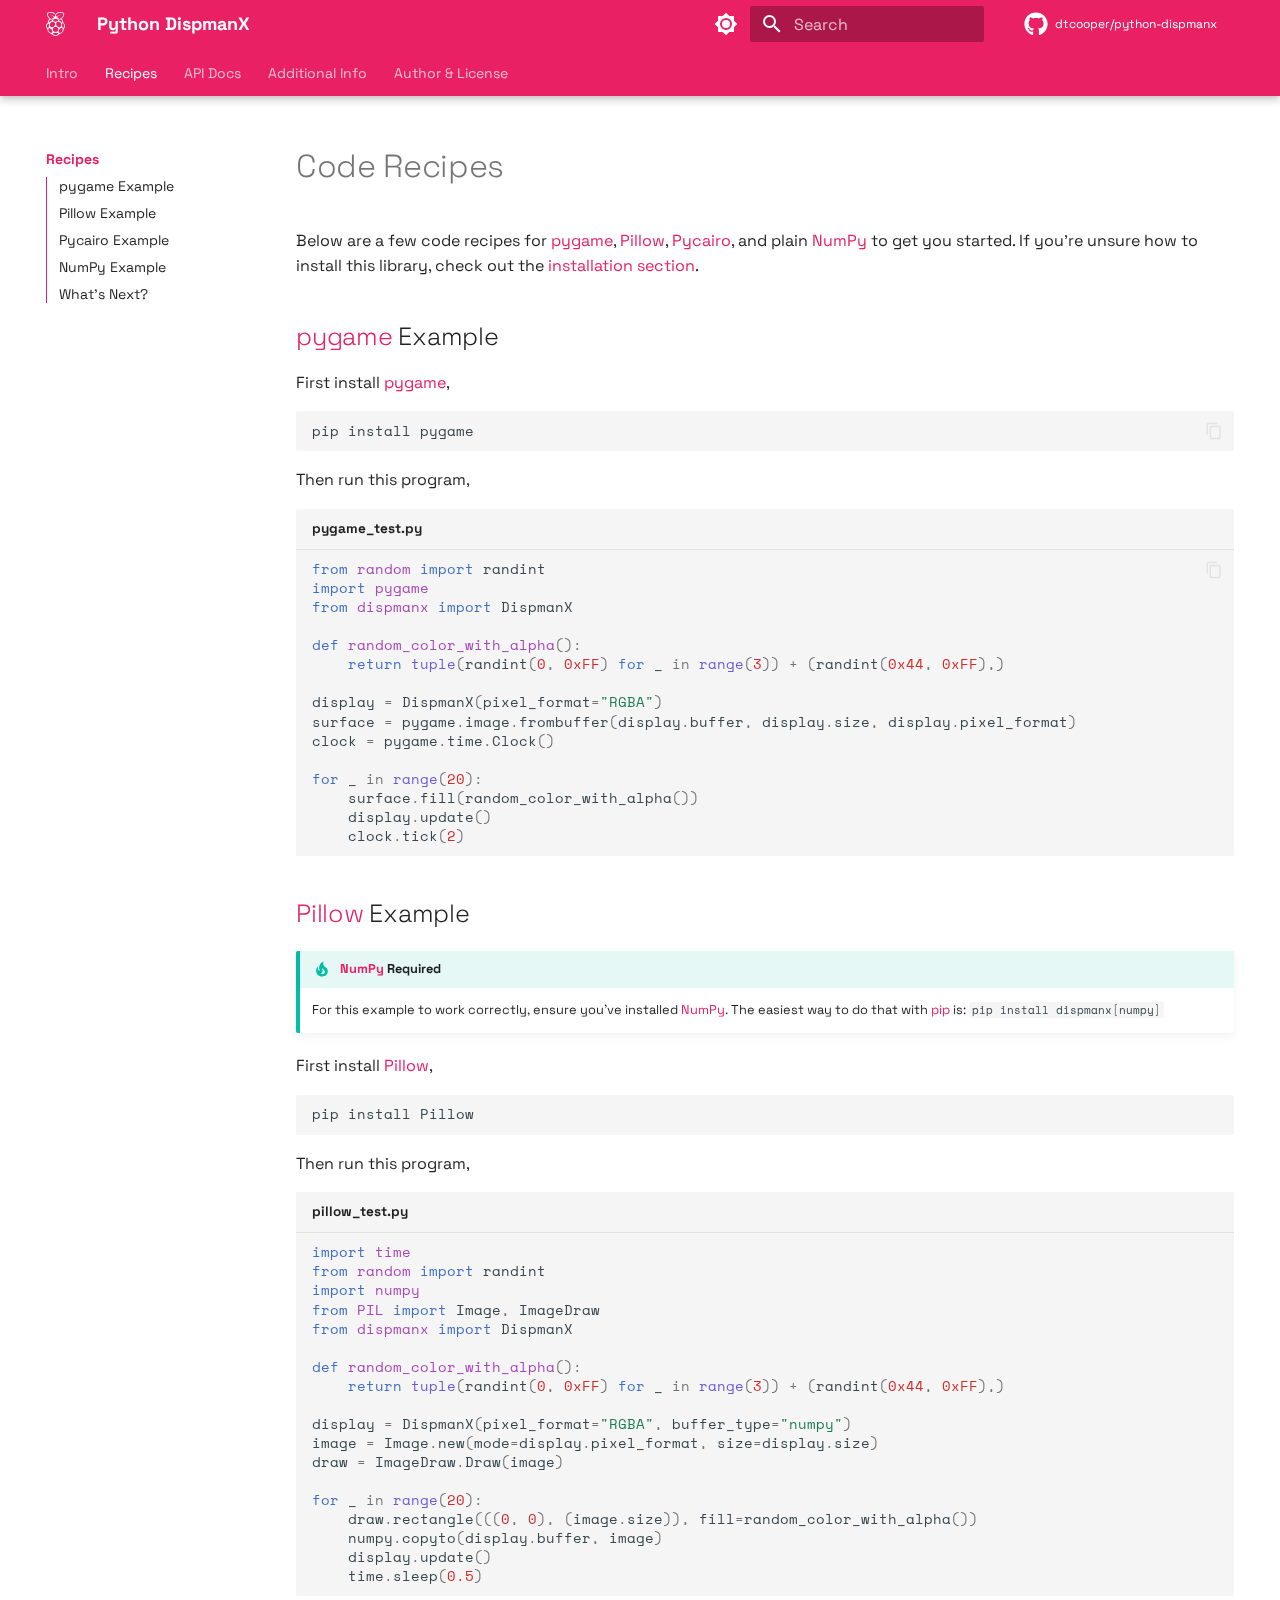
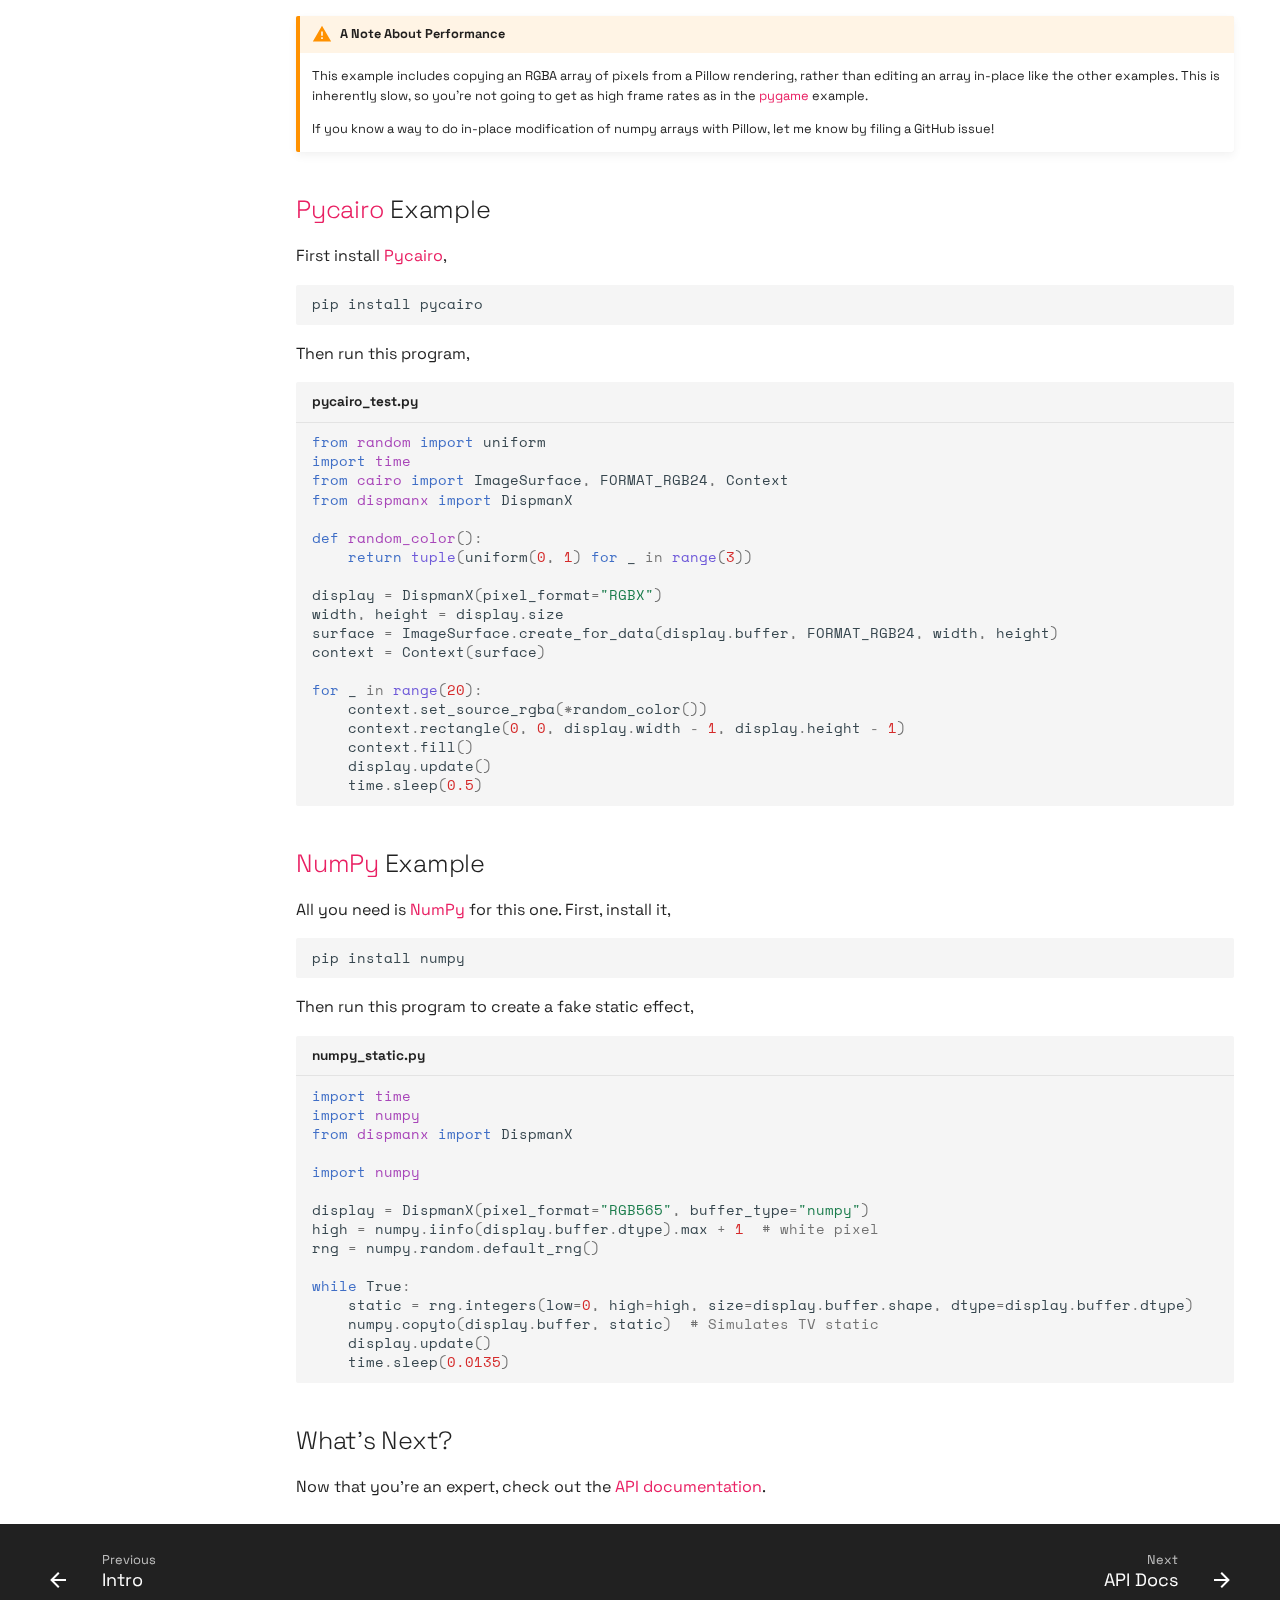
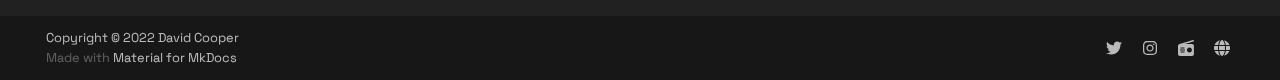
<file: recipes/index.html>
<!doctype html>
<html lang="en" class="no-js">
  <head>
    
      <meta charset="utf-8">
      <meta name="viewport" content="width=device-width,initial-scale=1">
      
      
      
        <link rel="canonical" href="https://dtcooper.github.io/python-dispmanx/recipes/">
      
      <link rel="icon" href="../assets/favicon.svg">
      <meta name="generator" content="mkdocs-1.3.1, mkdocs-material-8.3.9">
    
    
      
        <title>Recipes - Python DispmanX</title>
      
    
    
      <link rel="stylesheet" href="../assets/stylesheets/main.1d29e8d0.min.css">
      
        
        <link rel="stylesheet" href="../assets/stylesheets/palette.cbb835fc.min.css">
        
      
      
    
    
    
      
        
        
        <link rel="preconnect" href="https://fonts.gstatic.com" crossorigin>
        <link rel="stylesheet" href="https://fonts.googleapis.com/css?family=Space+Grotesk:300,300i,400,400i,700,700i%7CSpace+Mono:400,400i,700,700i&display=fallback">
        <style>:root{--md-text-font:"Space Grotesk";--md-code-font:"Space Mono"}</style>
      
    
    
      <link rel="stylesheet" href="../assets/_mkdocstrings.css">
    
      <link rel="stylesheet" href="../assets/extra.css">
    
    <script>__md_scope=new URL("..",location),__md_get=(e,_=localStorage,t=__md_scope)=>JSON.parse(_.getItem(t.pathname+"."+e)),__md_set=(e,_,t=localStorage,a=__md_scope)=>{try{t.setItem(a.pathname+"."+e,JSON.stringify(_))}catch(e){}}</script>
    
      

    
    
  </head>
  
  
    
    
      
    
    
    
    
    <body dir="ltr" data-md-color-scheme="default" data-md-color-primary="pink" data-md-color-accent="blue">
  
    
    
      <script>var palette=__md_get("__palette");if(palette&&"object"==typeof palette.color)for(var key of Object.keys(palette.color))document.body.setAttribute("data-md-color-"+key,palette.color[key])</script>
    
    <input class="md-toggle" data-md-toggle="drawer" type="checkbox" id="__drawer" autocomplete="off">
    <input class="md-toggle" data-md-toggle="search" type="checkbox" id="__search" autocomplete="off">
    <label class="md-overlay" for="__drawer"></label>
    <div data-md-component="skip">
      
        
        <a href="#code-recipes" class="md-skip">
          Skip to content
        </a>
      
    </div>
    <div data-md-component="announce">
      
    </div>
    
    
      

  

<header class="md-header md-header--lifted" data-md-component="header">
  <nav class="md-header__inner md-grid" aria-label="Header">
    <a href=".." title="Python DispmanX" class="md-header__button md-logo" aria-label="Python DispmanX" data-md-component="logo">
      
  
  <svg xmlns="http://www.w3.org/2000/svg" viewBox="0 0 407 512"><!--! Font Awesome Free 6.1.1 by @fontawesome - https://fontawesome.com License - https://fontawesome.com/license/free (Icons: CC BY 4.0, Fonts: SIL OFL 1.1, Code: MIT License) Copyright 2022 Fonticons, Inc.--><path d="m372 232.5-3.7-6.5c.1-46.4-21.4-65.3-46.5-79.7 7.6-2 15.4-3.6 17.6-13.2 13.1-3.3 15.8-9.4 17.1-15.8 3.4-2.3 14.8-8.7 13.6-19.7 6.4-4.4 10-10.1 8.1-18.1 6.9-7.5 8.7-13.7 5.8-19.4 8.3-10.3 4.6-15.6 1.1-20.9 6.2-11.2.7-23.2-16.6-21.2-6.9-10.1-21.9-7.8-24.2-7.8-2.6-3.2-6-6-16.5-4.7-6.8-6.1-14.4-5-22.3-2.1-9.3-7.3-15.5-1.4-22.6.8C271.6.6 269 5.5 263.5 7.6c-12.3-2.6-16.1 3-22 8.9l-6.9-.1c-18.6 10.8-27.8 32.8-31.1 44.1-3.3-11.3-12.5-33.3-31.1-44.1l-6.9.1c-5.9-5.9-9.7-11.5-22-8.9-5.6-2-8.1-7-19.4-3.4-4.6-1.4-8.9-4.4-13.9-4.3-2.6.1-5.5 1-8.7 3.5-7.9-3-15.5-4-22.3 2.1-10.5-1.3-14 1.4-16.5 4.7-2.3 0-17.3-2.3-24.2 7.8C21.2 16 15.8 28 22 39.2c-3.5 5.4-7.2 10.7 1.1 20.9-2.9 5.7-1.1 11.9 5.8 19.4-1.8 8 1.8 13.7 8.1 18.1-1.2 11 10.2 17.4 13.6 19.7 1.3 6.4 4 12.4 17.1 15.8 2.2 9.5 10 11.2 17.6 13.2-25.1 14.4-46.6 33.3-46.5 79.7l-3.7 6.5c-28.8 17.2-54.7 72.7-14.2 117.7 2.6 14.1 7.1 24.2 11 35.4 5.9 45.2 44.5 66.3 54.6 68.8 14.9 11.2 30.8 21.8 52.2 29.2C159 504.2 181 512 203 512h1c22.1 0 44-7.8 64.2-28.4 21.5-7.4 37.3-18 52.2-29.2 10.2-2.5 48.7-23.6 54.6-68.8 3.9-11.2 8.4-21.3 11-35.4 40.6-45.1 14.7-100.5-14-117.7zm-22.2-8c-1.5 18.7-98.9-65.1-82.1-67.9 45.7-7.5 83.6 19.2 82.1 67.9zm-43 93.1c-24.5 15.8-59.8 5.6-78.8-22.8s-14.6-64.2 9.9-80c24.5-15.8 59.8-5.6 78.8 22.8s14.6 64.2-9.9 80zM238.9 29.3c.8 4.2 1.8 6.8 2.9 7.6 5.4-5.8 9.8-11.7 16.8-17.3 0 3.3-1.7 6.8 2.5 9.4 3.7-5 8.8-9.5 15.5-13.3-3.2 5.6-.6 7.3 1.2 9.6 5.1-4.4 10-8.8 19.4-12.3-2.6 3.1-6.2 6.2-2.4 9.8 5.3-3.3 10.6-6.6 23.1-8.9-2.8 3.1-8.7 6.3-5.1 9.4 6.6-2.5 14-4.4 22.1-5.4-3.9 3.2-7.1 6.3-3.9 8.8 7.1-2.2 16.9-5.1 26.4-2.6l-6 6.1c-.7.8 14.1.6 23.9.8-3.6 5-7.2 9.7-9.3 18.2 1 1 5.8.4 10.4 0-4.7 9.9-12.8 12.3-14.7 16.6 2.9 2.2 6.8 1.6 11.2.1-3.4 6.9-10.4 11.7-16 17.3 1.4 1 3.9 1.6 9.7.9-5.2 5.5-11.4 10.5-18.8 15 1.3 1.5 5.8 1.5 10 1.6-6.7 6.5-15.3 9.9-23.4 14.2 4 2.7 6.9 2.1 10 2.1-5.7 4.7-15.4 7.1-24.4 10 1.7 2.7 3.4 3.4 7.1 4.1-9.5 5.3-23.2 2.9-27 5.6.9 2.7 3.6 4.4 6.7 5.8-15.4.9-57.3-.6-65.4-32.3 15.7-17.3 44.4-37.5 93.7-62.6-38.4 12.8-73 30-102 53.5-34.3-15.9-10.8-55.9 5.8-71.8zm-34.4 114.6c24.2-.3 54.1 17.8 54 34.7-.1 15-21 27.1-53.8 26.9-32.1-.4-53.7-15.2-53.6-29.8 0-11.9 26.2-32.5 53.4-31.8zm-123-12.8c3.7-.7 5.4-1.5 7.1-4.1-9-2.8-18.7-5.3-24.4-10 3.1 0 6 .7 10-2.1-8.1-4.3-16.7-7.7-23.4-14.2 4.2-.1 8.7 0 10-1.6-7.4-4.5-13.6-9.5-18.8-15 5.8.7 8.3.1 9.7-.9-5.6-5.6-12.7-10.4-16-17.3 4.3 1.5 8.3 2 11.2-.1-1.9-4.2-10-6.7-14.7-16.6 4.6.4 9.4 1 10.4 0-2.1-8.5-5.8-13.3-9.3-18.2 9.8-.1 24.6 0 23.9-.8l-6-6.1c9.5-2.5 19.3.4 26.4 2.6 3.2-2.5-.1-5.6-3.9-8.8 8.1 1.1 15.4 2.9 22.1 5.4 3.5-3.1-2.3-6.3-5.1-9.4 12.5 2.3 17.8 5.6 23.1 8.9 3.8-3.6.2-6.7-2.4-9.8 9.4 3.4 14.3 7.9 19.4 12.3 1.7-2.3 4.4-4 1.2-9.6 6.7 3.8 11.8 8.3 15.5 13.3 4.1-2.6 2.5-6.2 2.5-9.4 7 5.6 11.4 11.5 16.8 17.3 1.1-.8 2-3.4 2.9-7.6 16.6 15.9 40.1 55.9 6 71.8-29-23.5-63.6-40.7-102-53.5 49.3 25 78 45.3 93.7 62.6-8 31.8-50 33.2-65.4 32.3 3.1-1.4 5.8-3.2 6.7-5.8-4-2.8-17.6-.4-27.2-5.6zm60.1 24.1c16.8 2.8-80.6 86.5-82.1 67.9-1.5-48.7 36.5-75.5 82.1-67.9zM38.2 342c-23.7-18.8-31.3-73.7 12.6-98.3 26.5-7 9 107.8-12.6 98.3zm91 98.2c-13.3 7.9-45.8 4.7-68.8-27.9-15.5-27.4-13.5-55.2-2.6-63.4 16.3-9.8 41.5 3.4 60.9 25.6 16.9 20 24.6 55.3 10.5 65.7zm-26.4-119.7c-24.5-15.8-28.9-51.6-9.9-80s54.3-38.6 78.8-22.8 28.9 51.6 9.9 80c-19.1 28.4-54.4 38.6-78.8 22.8zM205 496c-29.4 1.2-58.2-23.7-57.8-32.3-.4-12.7 35.8-22.6 59.3-22 23.7-1 55.6 7.5 55.7 18.9.5 11-28.8 35.9-57.2 35.4zm58.9-124.9c.2 29.7-26.2 53.8-58.8 54-32.6.2-59.2-23.8-59.4-53.4v-.6c-.2-29.7 26.2-53.8 58.8-54 32.6-.2 59.2 23.8 59.4 53.4v.6zm82.2 42.7c-25.3 34.6-59.6 35.9-72.3 26.3-13.3-12.4-3.2-50.9 15.1-72 20.9-23.3 43.3-38.5 58.9-26.6 10.5 10.3 16.7 49.1-1.7 72.3zm22.9-73.2c-21.5 9.4-39-105.3-12.6-98.3 43.9 24.7 36.3 79.6 12.6 98.3z"/></svg>

    </a>
    <label class="md-header__button md-icon" for="__drawer">
      <svg xmlns="http://www.w3.org/2000/svg" viewBox="0 0 24 24"><path d="M3 6h18v2H3V6m0 5h18v2H3v-2m0 5h18v2H3v-2Z"/></svg>
    </label>
    <div class="md-header__title" data-md-component="header-title">
      <div class="md-header__ellipsis">
        <div class="md-header__topic">
          <span class="md-ellipsis">
            Python DispmanX
          </span>
        </div>
        <div class="md-header__topic" data-md-component="header-topic">
          <span class="md-ellipsis">
            
              Recipes
            
          </span>
        </div>
      </div>
    </div>
    
      <form class="md-header__option" data-md-component="palette">
        
          
          
          <input class="md-option" data-md-color-media="(prefers-color-scheme: light)" data-md-color-scheme="default" data-md-color-primary="pink" data-md-color-accent="blue"  aria-label="Switch to dark mode"  type="radio" name="__palette" id="__palette_1">
          
            <label class="md-header__button md-icon" title="Switch to dark mode" for="__palette_2" hidden>
              <svg xmlns="http://www.w3.org/2000/svg" viewBox="0 0 24 24"><path d="M12 8a4 4 0 0 0-4 4 4 4 0 0 0 4 4 4 4 0 0 0 4-4 4 4 0 0 0-4-4m0 10a6 6 0 0 1-6-6 6 6 0 0 1 6-6 6 6 0 0 1 6 6 6 6 0 0 1-6 6m8-9.31V4h-4.69L12 .69 8.69 4H4v4.69L.69 12 4 15.31V20h4.69L12 23.31 15.31 20H20v-4.69L23.31 12 20 8.69Z"/></svg>
            </label>
          
        
          
          
          <input class="md-option" data-md-color-media="(prefers-color-scheme: dark)" data-md-color-scheme="slate" data-md-color-primary="pink" data-md-color-accent="light-blue"  aria-label="Switch to light mode"  type="radio" name="__palette" id="__palette_2">
          
            <label class="md-header__button md-icon" title="Switch to light mode" for="__palette_1" hidden>
              <svg xmlns="http://www.w3.org/2000/svg" viewBox="0 0 24 24"><path d="m17.75 4.09-2.53 1.94.91 3.06-2.63-1.81-2.63 1.81.91-3.06-2.53-1.94L12.44 4l1.06-3 1.06 3 3.19.09m3.5 6.91-1.64 1.25.59 1.98-1.7-1.17-1.7 1.17.59-1.98L15.75 11l2.06-.05L18.5 9l.69 1.95 2.06.05m-2.28 4.95c.83-.08 1.72 1.1 1.19 1.85-.32.45-.66.87-1.08 1.27C15.17 23 8.84 23 4.94 19.07c-3.91-3.9-3.91-10.24 0-14.14.4-.4.82-.76 1.27-1.08.75-.53 1.93.36 1.85 1.19-.27 2.86.69 5.83 2.89 8.02a9.96 9.96 0 0 0 8.02 2.89m-1.64 2.02a12.08 12.08 0 0 1-7.8-3.47c-2.17-2.19-3.33-5-3.49-7.82-2.81 3.14-2.7 7.96.31 10.98 3.02 3.01 7.84 3.12 10.98.31Z"/></svg>
            </label>
          
        
      </form>
    
    
    
      <label class="md-header__button md-icon" for="__search">
        <svg xmlns="http://www.w3.org/2000/svg" viewBox="0 0 24 24"><path d="M9.5 3A6.5 6.5 0 0 1 16 9.5c0 1.61-.59 3.09-1.56 4.23l.27.27h.79l5 5-1.5 1.5-5-5v-.79l-.27-.27A6.516 6.516 0 0 1 9.5 16 6.5 6.5 0 0 1 3 9.5 6.5 6.5 0 0 1 9.5 3m0 2C7 5 5 7 5 9.5S7 14 9.5 14 14 12 14 9.5 12 5 9.5 5Z"/></svg>
      </label>
      <div class="md-search" data-md-component="search" role="dialog">
  <label class="md-search__overlay" for="__search"></label>
  <div class="md-search__inner" role="search">
    <form class="md-search__form" name="search">
      <input type="text" class="md-search__input" name="query" aria-label="Search" placeholder="Search" autocapitalize="off" autocorrect="off" autocomplete="off" spellcheck="false" data-md-component="search-query" required>
      <label class="md-search__icon md-icon" for="__search">
        <svg xmlns="http://www.w3.org/2000/svg" viewBox="0 0 24 24"><path d="M9.5 3A6.5 6.5 0 0 1 16 9.5c0 1.61-.59 3.09-1.56 4.23l.27.27h.79l5 5-1.5 1.5-5-5v-.79l-.27-.27A6.516 6.516 0 0 1 9.5 16 6.5 6.5 0 0 1 3 9.5 6.5 6.5 0 0 1 9.5 3m0 2C7 5 5 7 5 9.5S7 14 9.5 14 14 12 14 9.5 12 5 9.5 5Z"/></svg>
        <svg xmlns="http://www.w3.org/2000/svg" viewBox="0 0 24 24"><path d="M20 11v2H8l5.5 5.5-1.42 1.42L4.16 12l7.92-7.92L13.5 5.5 8 11h12Z"/></svg>
      </label>
      <nav class="md-search__options" aria-label="Search">
        
        <button type="reset" class="md-search__icon md-icon" aria-label="Clear" tabindex="-1">
          <svg xmlns="http://www.w3.org/2000/svg" viewBox="0 0 24 24"><path d="M19 6.41 17.59 5 12 10.59 6.41 5 5 6.41 10.59 12 5 17.59 6.41 19 12 13.41 17.59 19 19 17.59 13.41 12 19 6.41Z"/></svg>
        </button>
      </nav>
      
        <div class="md-search__suggest" data-md-component="search-suggest"></div>
      
    </form>
    <div class="md-search__output">
      <div class="md-search__scrollwrap" data-md-scrollfix>
        <div class="md-search-result" data-md-component="search-result">
          <div class="md-search-result__meta">
            Initializing search
          </div>
          <ol class="md-search-result__list"></ol>
        </div>
      </div>
    </div>
  </div>
</div>
    
    
      <div class="md-header__source">
        <a href="https://github.com/dtcooper/python-dispmanx" title="Go to repository" class="md-source" data-md-component="source">
  <div class="md-source__icon md-icon">
    
    <svg xmlns="http://www.w3.org/2000/svg" viewBox="0 0 496 512"><!--! Font Awesome Free 6.1.1 by @fontawesome - https://fontawesome.com License - https://fontawesome.com/license/free (Icons: CC BY 4.0, Fonts: SIL OFL 1.1, Code: MIT License) Copyright 2022 Fonticons, Inc.--><path d="M165.9 397.4c0 2-2.3 3.6-5.2 3.6-3.3.3-5.6-1.3-5.6-3.6 0-2 2.3-3.6 5.2-3.6 3-.3 5.6 1.3 5.6 3.6zm-31.1-4.5c-.7 2 1.3 4.3 4.3 4.9 2.6 1 5.6 0 6.2-2s-1.3-4.3-4.3-5.2c-2.6-.7-5.5.3-6.2 2.3zm44.2-1.7c-2.9.7-4.9 2.6-4.6 4.9.3 2 2.9 3.3 5.9 2.6 2.9-.7 4.9-2.6 4.6-4.6-.3-1.9-3-3.2-5.9-2.9zM244.8 8C106.1 8 0 113.3 0 252c0 110.9 69.8 205.8 169.5 239.2 12.8 2.3 17.3-5.6 17.3-12.1 0-6.2-.3-40.4-.3-61.4 0 0-70 15-84.7-29.8 0 0-11.4-29.1-27.8-36.6 0 0-22.9-15.7 1.6-15.4 0 0 24.9 2 38.6 25.8 21.9 38.6 58.6 27.5 72.9 20.9 2.3-16 8.8-27.1 16-33.7-55.9-6.2-112.3-14.3-112.3-110.5 0-27.5 7.6-41.3 23.6-58.9-2.6-6.5-11.1-33.3 2.6-67.9 20.9-6.5 69 27 69 27 20-5.6 41.5-8.5 62.8-8.5s42.8 2.9 62.8 8.5c0 0 48.1-33.6 69-27 13.7 34.7 5.2 61.4 2.6 67.9 16 17.7 25.8 31.5 25.8 58.9 0 96.5-58.9 104.2-114.8 110.5 9.2 7.9 17 22.9 17 46.4 0 33.7-.3 75.4-.3 83.6 0 6.5 4.6 14.4 17.3 12.1C428.2 457.8 496 362.9 496 252 496 113.3 383.5 8 244.8 8zM97.2 352.9c-1.3 1-1 3.3.7 5.2 1.6 1.6 3.9 2.3 5.2 1 1.3-1 1-3.3-.7-5.2-1.6-1.6-3.9-2.3-5.2-1zm-10.8-8.1c-.7 1.3.3 2.9 2.3 3.9 1.6 1 3.6.7 4.3-.7.7-1.3-.3-2.9-2.3-3.9-2-.6-3.6-.3-4.3.7zm32.4 35.6c-1.6 1.3-1 4.3 1.3 6.2 2.3 2.3 5.2 2.6 6.5 1 1.3-1.3.7-4.3-1.3-6.2-2.2-2.3-5.2-2.6-6.5-1zm-11.4-14.7c-1.6 1-1.6 3.6 0 5.9 1.6 2.3 4.3 3.3 5.6 2.3 1.6-1.3 1.6-3.9 0-6.2-1.4-2.3-4-3.3-5.6-2z"/></svg>
  </div>
  <div class="md-source__repository">
    dtcooper/python-dispmanx
  </div>
</a>
      </div>
    
  </nav>
  
    
      
<nav class="md-tabs" aria-label="Tabs" data-md-component="tabs">
  <div class="md-tabs__inner md-grid">
    <ul class="md-tabs__list">
      
        
  
  


  <li class="md-tabs__item">
    <a href=".." class="md-tabs__link">
      Intro
    </a>
  </li>

      
        
  
  
    
  


  <li class="md-tabs__item">
    <a href="./" class="md-tabs__link md-tabs__link--active">
      Recipes
    </a>
  </li>

      
        
  
  


  <li class="md-tabs__item">
    <a href="../api/" class="md-tabs__link">
      API Docs
    </a>
  </li>

      
        
  
  


  <li class="md-tabs__item">
    <a href="../more-info/" class="md-tabs__link">
      Additional Info
    </a>
  </li>

      
        
  
  


  <li class="md-tabs__item">
    <a href="../license/" class="md-tabs__link">
      Author & License
    </a>
  </li>

      
    </ul>
  </div>
</nav>
    
  
</header>
    
    <div class="md-container" data-md-component="container">
      
      
        
      
      <main class="md-main" data-md-component="main">
        <div class="md-main__inner md-grid">
          
            
              
              <div class="md-sidebar md-sidebar--primary" data-md-component="sidebar" data-md-type="navigation" >
                <div class="md-sidebar__scrollwrap">
                  <div class="md-sidebar__inner">
                    

  


  

<nav class="md-nav md-nav--primary md-nav--lifted md-nav--integrated" aria-label="Navigation" data-md-level="0">
  <label class="md-nav__title" for="__drawer">
    <a href=".." title="Python DispmanX" class="md-nav__button md-logo" aria-label="Python DispmanX" data-md-component="logo">
      
  
  <svg xmlns="http://www.w3.org/2000/svg" viewBox="0 0 407 512"><!--! Font Awesome Free 6.1.1 by @fontawesome - https://fontawesome.com License - https://fontawesome.com/license/free (Icons: CC BY 4.0, Fonts: SIL OFL 1.1, Code: MIT License) Copyright 2022 Fonticons, Inc.--><path d="m372 232.5-3.7-6.5c.1-46.4-21.4-65.3-46.5-79.7 7.6-2 15.4-3.6 17.6-13.2 13.1-3.3 15.8-9.4 17.1-15.8 3.4-2.3 14.8-8.7 13.6-19.7 6.4-4.4 10-10.1 8.1-18.1 6.9-7.5 8.7-13.7 5.8-19.4 8.3-10.3 4.6-15.6 1.1-20.9 6.2-11.2.7-23.2-16.6-21.2-6.9-10.1-21.9-7.8-24.2-7.8-2.6-3.2-6-6-16.5-4.7-6.8-6.1-14.4-5-22.3-2.1-9.3-7.3-15.5-1.4-22.6.8C271.6.6 269 5.5 263.5 7.6c-12.3-2.6-16.1 3-22 8.9l-6.9-.1c-18.6 10.8-27.8 32.8-31.1 44.1-3.3-11.3-12.5-33.3-31.1-44.1l-6.9.1c-5.9-5.9-9.7-11.5-22-8.9-5.6-2-8.1-7-19.4-3.4-4.6-1.4-8.9-4.4-13.9-4.3-2.6.1-5.5 1-8.7 3.5-7.9-3-15.5-4-22.3 2.1-10.5-1.3-14 1.4-16.5 4.7-2.3 0-17.3-2.3-24.2 7.8C21.2 16 15.8 28 22 39.2c-3.5 5.4-7.2 10.7 1.1 20.9-2.9 5.7-1.1 11.9 5.8 19.4-1.8 8 1.8 13.7 8.1 18.1-1.2 11 10.2 17.4 13.6 19.7 1.3 6.4 4 12.4 17.1 15.8 2.2 9.5 10 11.2 17.6 13.2-25.1 14.4-46.6 33.3-46.5 79.7l-3.7 6.5c-28.8 17.2-54.7 72.7-14.2 117.7 2.6 14.1 7.1 24.2 11 35.4 5.9 45.2 44.5 66.3 54.6 68.8 14.9 11.2 30.8 21.8 52.2 29.2C159 504.2 181 512 203 512h1c22.1 0 44-7.8 64.2-28.4 21.5-7.4 37.3-18 52.2-29.2 10.2-2.5 48.7-23.6 54.6-68.8 3.9-11.2 8.4-21.3 11-35.4 40.6-45.1 14.7-100.5-14-117.7zm-22.2-8c-1.5 18.7-98.9-65.1-82.1-67.9 45.7-7.5 83.6 19.2 82.1 67.9zm-43 93.1c-24.5 15.8-59.8 5.6-78.8-22.8s-14.6-64.2 9.9-80c24.5-15.8 59.8-5.6 78.8 22.8s14.6 64.2-9.9 80zM238.9 29.3c.8 4.2 1.8 6.8 2.9 7.6 5.4-5.8 9.8-11.7 16.8-17.3 0 3.3-1.7 6.8 2.5 9.4 3.7-5 8.8-9.5 15.5-13.3-3.2 5.6-.6 7.3 1.2 9.6 5.1-4.4 10-8.8 19.4-12.3-2.6 3.1-6.2 6.2-2.4 9.8 5.3-3.3 10.6-6.6 23.1-8.9-2.8 3.1-8.7 6.3-5.1 9.4 6.6-2.5 14-4.4 22.1-5.4-3.9 3.2-7.1 6.3-3.9 8.8 7.1-2.2 16.9-5.1 26.4-2.6l-6 6.1c-.7.8 14.1.6 23.9.8-3.6 5-7.2 9.7-9.3 18.2 1 1 5.8.4 10.4 0-4.7 9.9-12.8 12.3-14.7 16.6 2.9 2.2 6.8 1.6 11.2.1-3.4 6.9-10.4 11.7-16 17.3 1.4 1 3.9 1.6 9.7.9-5.2 5.5-11.4 10.5-18.8 15 1.3 1.5 5.8 1.5 10 1.6-6.7 6.5-15.3 9.9-23.4 14.2 4 2.7 6.9 2.1 10 2.1-5.7 4.7-15.4 7.1-24.4 10 1.7 2.7 3.4 3.4 7.1 4.1-9.5 5.3-23.2 2.9-27 5.6.9 2.7 3.6 4.4 6.7 5.8-15.4.9-57.3-.6-65.4-32.3 15.7-17.3 44.4-37.5 93.7-62.6-38.4 12.8-73 30-102 53.5-34.3-15.9-10.8-55.9 5.8-71.8zm-34.4 114.6c24.2-.3 54.1 17.8 54 34.7-.1 15-21 27.1-53.8 26.9-32.1-.4-53.7-15.2-53.6-29.8 0-11.9 26.2-32.5 53.4-31.8zm-123-12.8c3.7-.7 5.4-1.5 7.1-4.1-9-2.8-18.7-5.3-24.4-10 3.1 0 6 .7 10-2.1-8.1-4.3-16.7-7.7-23.4-14.2 4.2-.1 8.7 0 10-1.6-7.4-4.5-13.6-9.5-18.8-15 5.8.7 8.3.1 9.7-.9-5.6-5.6-12.7-10.4-16-17.3 4.3 1.5 8.3 2 11.2-.1-1.9-4.2-10-6.7-14.7-16.6 4.6.4 9.4 1 10.4 0-2.1-8.5-5.8-13.3-9.3-18.2 9.8-.1 24.6 0 23.9-.8l-6-6.1c9.5-2.5 19.3.4 26.4 2.6 3.2-2.5-.1-5.6-3.9-8.8 8.1 1.1 15.4 2.9 22.1 5.4 3.5-3.1-2.3-6.3-5.1-9.4 12.5 2.3 17.8 5.6 23.1 8.9 3.8-3.6.2-6.7-2.4-9.8 9.4 3.4 14.3 7.9 19.4 12.3 1.7-2.3 4.4-4 1.2-9.6 6.7 3.8 11.8 8.3 15.5 13.3 4.1-2.6 2.5-6.2 2.5-9.4 7 5.6 11.4 11.5 16.8 17.3 1.1-.8 2-3.4 2.9-7.6 16.6 15.9 40.1 55.9 6 71.8-29-23.5-63.6-40.7-102-53.5 49.3 25 78 45.3 93.7 62.6-8 31.8-50 33.2-65.4 32.3 3.1-1.4 5.8-3.2 6.7-5.8-4-2.8-17.6-.4-27.2-5.6zm60.1 24.1c16.8 2.8-80.6 86.5-82.1 67.9-1.5-48.7 36.5-75.5 82.1-67.9zM38.2 342c-23.7-18.8-31.3-73.7 12.6-98.3 26.5-7 9 107.8-12.6 98.3zm91 98.2c-13.3 7.9-45.8 4.7-68.8-27.9-15.5-27.4-13.5-55.2-2.6-63.4 16.3-9.8 41.5 3.4 60.9 25.6 16.9 20 24.6 55.3 10.5 65.7zm-26.4-119.7c-24.5-15.8-28.9-51.6-9.9-80s54.3-38.6 78.8-22.8 28.9 51.6 9.9 80c-19.1 28.4-54.4 38.6-78.8 22.8zM205 496c-29.4 1.2-58.2-23.7-57.8-32.3-.4-12.7 35.8-22.6 59.3-22 23.7-1 55.6 7.5 55.7 18.9.5 11-28.8 35.9-57.2 35.4zm58.9-124.9c.2 29.7-26.2 53.8-58.8 54-32.6.2-59.2-23.8-59.4-53.4v-.6c-.2-29.7 26.2-53.8 58.8-54 32.6-.2 59.2 23.8 59.4 53.4v.6zm82.2 42.7c-25.3 34.6-59.6 35.9-72.3 26.3-13.3-12.4-3.2-50.9 15.1-72 20.9-23.3 43.3-38.5 58.9-26.6 10.5 10.3 16.7 49.1-1.7 72.3zm22.9-73.2c-21.5 9.4-39-105.3-12.6-98.3 43.9 24.7 36.3 79.6 12.6 98.3z"/></svg>

    </a>
    Python DispmanX
  </label>
  
    <div class="md-nav__source">
      <a href="https://github.com/dtcooper/python-dispmanx" title="Go to repository" class="md-source" data-md-component="source">
  <div class="md-source__icon md-icon">
    
    <svg xmlns="http://www.w3.org/2000/svg" viewBox="0 0 496 512"><!--! Font Awesome Free 6.1.1 by @fontawesome - https://fontawesome.com License - https://fontawesome.com/license/free (Icons: CC BY 4.0, Fonts: SIL OFL 1.1, Code: MIT License) Copyright 2022 Fonticons, Inc.--><path d="M165.9 397.4c0 2-2.3 3.6-5.2 3.6-3.3.3-5.6-1.3-5.6-3.6 0-2 2.3-3.6 5.2-3.6 3-.3 5.6 1.3 5.6 3.6zm-31.1-4.5c-.7 2 1.3 4.3 4.3 4.9 2.6 1 5.6 0 6.2-2s-1.3-4.3-4.3-5.2c-2.6-.7-5.5.3-6.2 2.3zm44.2-1.7c-2.9.7-4.9 2.6-4.6 4.9.3 2 2.9 3.3 5.9 2.6 2.9-.7 4.9-2.6 4.6-4.6-.3-1.9-3-3.2-5.9-2.9zM244.8 8C106.1 8 0 113.3 0 252c0 110.9 69.8 205.8 169.5 239.2 12.8 2.3 17.3-5.6 17.3-12.1 0-6.2-.3-40.4-.3-61.4 0 0-70 15-84.7-29.8 0 0-11.4-29.1-27.8-36.6 0 0-22.9-15.7 1.6-15.4 0 0 24.9 2 38.6 25.8 21.9 38.6 58.6 27.5 72.9 20.9 2.3-16 8.8-27.1 16-33.7-55.9-6.2-112.3-14.3-112.3-110.5 0-27.5 7.6-41.3 23.6-58.9-2.6-6.5-11.1-33.3 2.6-67.9 20.9-6.5 69 27 69 27 20-5.6 41.5-8.5 62.8-8.5s42.8 2.9 62.8 8.5c0 0 48.1-33.6 69-27 13.7 34.7 5.2 61.4 2.6 67.9 16 17.7 25.8 31.5 25.8 58.9 0 96.5-58.9 104.2-114.8 110.5 9.2 7.9 17 22.9 17 46.4 0 33.7-.3 75.4-.3 83.6 0 6.5 4.6 14.4 17.3 12.1C428.2 457.8 496 362.9 496 252 496 113.3 383.5 8 244.8 8zM97.2 352.9c-1.3 1-1 3.3.7 5.2 1.6 1.6 3.9 2.3 5.2 1 1.3-1 1-3.3-.7-5.2-1.6-1.6-3.9-2.3-5.2-1zm-10.8-8.1c-.7 1.3.3 2.9 2.3 3.9 1.6 1 3.6.7 4.3-.7.7-1.3-.3-2.9-2.3-3.9-2-.6-3.6-.3-4.3.7zm32.4 35.6c-1.6 1.3-1 4.3 1.3 6.2 2.3 2.3 5.2 2.6 6.5 1 1.3-1.3.7-4.3-1.3-6.2-2.2-2.3-5.2-2.6-6.5-1zm-11.4-14.7c-1.6 1-1.6 3.6 0 5.9 1.6 2.3 4.3 3.3 5.6 2.3 1.6-1.3 1.6-3.9 0-6.2-1.4-2.3-4-3.3-5.6-2z"/></svg>
  </div>
  <div class="md-source__repository">
    dtcooper/python-dispmanx
  </div>
</a>
    </div>
  
  <ul class="md-nav__list" data-md-scrollfix>
    
      
      
      

  
  
  
    <li class="md-nav__item">
      <a href=".." class="md-nav__link">
        Intro
      </a>
    </li>
  

    
      
      
      

  
  
    
  
  
    <li class="md-nav__item md-nav__item--active">
      
      <input class="md-nav__toggle md-toggle" data-md-toggle="toc" type="checkbox" id="__toc">
      
      
        
      
      
        <label class="md-nav__link md-nav__link--active" for="__toc">
          Recipes
          <span class="md-nav__icon md-icon"></span>
        </label>
      
      <a href="./" class="md-nav__link md-nav__link--active">
        Recipes
      </a>
      
        

<nav class="md-nav md-nav--secondary" aria-label="Table of contents">
  
  
  
    
  
  
    <label class="md-nav__title" for="__toc">
      <span class="md-nav__icon md-icon"></span>
      Table of contents
    </label>
    <ul class="md-nav__list" data-md-component="toc" data-md-scrollfix>
      
        <li class="md-nav__item">
  <a href="#pygame-example" class="md-nav__link">
    pygame Example
  </a>
  
</li>
      
        <li class="md-nav__item">
  <a href="#pillow-example" class="md-nav__link">
    Pillow Example
  </a>
  
</li>
      
        <li class="md-nav__item">
  <a href="#pycairo-example" class="md-nav__link">
    Pycairo Example
  </a>
  
</li>
      
        <li class="md-nav__item">
  <a href="#numpy-example" class="md-nav__link">
    NumPy Example
  </a>
  
</li>
      
        <li class="md-nav__item">
  <a href="#whats-next" class="md-nav__link">
    What's Next?
  </a>
  
</li>
      
    </ul>
  
</nav>
      
    </li>
  

    
      
      
      

  
  
  
    <li class="md-nav__item">
      <a href="../api/" class="md-nav__link">
        API Docs
      </a>
    </li>
  

    
      
      
      

  
  
  
    <li class="md-nav__item">
      <a href="../more-info/" class="md-nav__link">
        Additional Info
      </a>
    </li>
  

    
      
      
      

  
  
  
    <li class="md-nav__item">
      <a href="../license/" class="md-nav__link">
        Author & License
      </a>
    </li>
  

    
  </ul>
</nav>
                  </div>
                </div>
              </div>
            
            
          
          <div class="md-content" data-md-component="content">
            <article class="md-content__inner md-typeset">
              
                


<h1 id="code-recipes">Code Recipes<a class="headerlink" href="#code-recipes" title="Permanent link">←</a></h1>
<p>Below are a few code recipes for <a href="https://www.pygame.org/docs/">pygame</a>, <a href="https://pillow.readthedocs.io/">Pillow</a>, <a href="https://pycairo.readthedocs.io/">Pycairo</a>, and
plain <a class="autorefs autorefs-external" href="https://docs.scipy.org/doc/numpy/reference/index.html#module-numpy">NumPy</a> to get you started. If you're unsure how to install this
library, check out the <a class="autorefs autorefs-internal" href="../#installation">installation section</a>.</p>
<h2 id="pygame-example"><a href="https://www.pygame.org/docs/">pygame</a> Example<a class="headerlink" href="#pygame-example" title="Permanent link">←</a></h2>
<p>First install <a href="https://www.pygame.org/docs/">pygame</a>,</p>
<div class="highlight"><pre><span></span><code><a id="__codelineno-0-1" name="__codelineno-0-1" href="#__codelineno-0-1"></a>pip install pygame
</code></pre></div>
<p>Then run this program,</p>
<div class="highlight"><span class="filename">pygame_test.py</span><pre><span></span><code><a id="__codelineno-1-1" name="__codelineno-1-1" href="#__codelineno-1-1"></a><span class="kn">from</span> <span class="nn">random</span> <span class="kn">import</span> <span class="n">randint</span>
<a id="__codelineno-1-2" name="__codelineno-1-2" href="#__codelineno-1-2"></a><span class="kn">import</span> <span class="nn">pygame</span>
<a id="__codelineno-1-3" name="__codelineno-1-3" href="#__codelineno-1-3"></a><span class="kn">from</span> <span class="nn">dispmanx</span> <span class="kn">import</span> <span class="n">DispmanX</span>
<a id="__codelineno-1-4" name="__codelineno-1-4" href="#__codelineno-1-4"></a>
<a id="__codelineno-1-5" name="__codelineno-1-5" href="#__codelineno-1-5"></a><span class="k">def</span> <span class="nf">random_color_with_alpha</span><span class="p">():</span>
<a id="__codelineno-1-6" name="__codelineno-1-6" href="#__codelineno-1-6"></a>    <span class="k">return</span> <span class="nb">tuple</span><span class="p">(</span><span class="n">randint</span><span class="p">(</span><span class="mi">0</span><span class="p">,</span> <span class="mh">0xFF</span><span class="p">)</span> <span class="k">for</span> <span class="n">_</span> <span class="ow">in</span> <span class="nb">range</span><span class="p">(</span><span class="mi">3</span><span class="p">))</span> <span class="o">+</span> <span class="p">(</span><span class="n">randint</span><span class="p">(</span><span class="mh">0x44</span><span class="p">,</span> <span class="mh">0xFF</span><span class="p">),)</span>
<a id="__codelineno-1-7" name="__codelineno-1-7" href="#__codelineno-1-7"></a>
<a id="__codelineno-1-8" name="__codelineno-1-8" href="#__codelineno-1-8"></a><span class="n">display</span> <span class="o">=</span> <span class="n">DispmanX</span><span class="p">(</span><span class="n">pixel_format</span><span class="o">=</span><span class="s2">&quot;RGBA&quot;</span><span class="p">)</span>
<a id="__codelineno-1-9" name="__codelineno-1-9" href="#__codelineno-1-9"></a><span class="n">surface</span> <span class="o">=</span> <span class="n">pygame</span><span class="o">.</span><span class="n">image</span><span class="o">.</span><span class="n">frombuffer</span><span class="p">(</span><span class="n">display</span><span class="o">.</span><span class="n">buffer</span><span class="p">,</span> <span class="n">display</span><span class="o">.</span><span class="n">size</span><span class="p">,</span> <span class="n">display</span><span class="o">.</span><span class="n">pixel_format</span><span class="p">)</span>
<a id="__codelineno-1-10" name="__codelineno-1-10" href="#__codelineno-1-10"></a><span class="n">clock</span> <span class="o">=</span> <span class="n">pygame</span><span class="o">.</span><span class="n">time</span><span class="o">.</span><span class="n">Clock</span><span class="p">()</span>
<a id="__codelineno-1-11" name="__codelineno-1-11" href="#__codelineno-1-11"></a>
<a id="__codelineno-1-12" name="__codelineno-1-12" href="#__codelineno-1-12"></a><span class="k">for</span> <span class="n">_</span> <span class="ow">in</span> <span class="nb">range</span><span class="p">(</span><span class="mi">20</span><span class="p">):</span>
<a id="__codelineno-1-13" name="__codelineno-1-13" href="#__codelineno-1-13"></a>    <span class="n">surface</span><span class="o">.</span><span class="n">fill</span><span class="p">(</span><span class="n">random_color_with_alpha</span><span class="p">())</span>
<a id="__codelineno-1-14" name="__codelineno-1-14" href="#__codelineno-1-14"></a>    <span class="n">display</span><span class="o">.</span><span class="n">update</span><span class="p">()</span>
<a id="__codelineno-1-15" name="__codelineno-1-15" href="#__codelineno-1-15"></a>    <span class="n">clock</span><span class="o">.</span><span class="n">tick</span><span class="p">(</span><span class="mi">2</span><span class="p">)</span>
</code></pre></div>
<h2 id="pillow-example"><a href="https://pillow.readthedocs.io/">Pillow</a> Example<a class="headerlink" href="#pillow-example" title="Permanent link">←</a></h2>
<div class="admonition tip">
<p class="admonition-title"><a class="autorefs autorefs-external" href="https://docs.scipy.org/doc/numpy/reference/index.html#module-numpy">NumPy</a> Required</p>
<p>For this example to work correctly, ensure you've installed
<a class="autorefs autorefs-external" href="https://docs.scipy.org/doc/numpy/reference/index.html#module-numpy">NumPy</a>. The easiest way to do that with <a href="https://pip.pypa.io/">pip</a> is:
<code class="highlight">pip install dispmanx<span class="o">[</span>numpy<span class="o">]</span></code></p>
</div>
<p>First install <a href="https://pillow.readthedocs.io/">Pillow</a>,</p>
<div class="highlight"><pre><span></span><code><a id="__codelineno-2-1" name="__codelineno-2-1" href="#__codelineno-2-1"></a>pip install Pillow
</code></pre></div>
<p>Then run this program,</p>
<div class="highlight"><span class="filename">pillow_test.py</span><pre><span></span><code><a id="__codelineno-3-1" name="__codelineno-3-1" href="#__codelineno-3-1"></a><span class="kn">import</span> <span class="nn">time</span>
<a id="__codelineno-3-2" name="__codelineno-3-2" href="#__codelineno-3-2"></a><span class="kn">from</span> <span class="nn">random</span> <span class="kn">import</span> <span class="n">randint</span>
<a id="__codelineno-3-3" name="__codelineno-3-3" href="#__codelineno-3-3"></a><span class="kn">import</span> <span class="nn">numpy</span>
<a id="__codelineno-3-4" name="__codelineno-3-4" href="#__codelineno-3-4"></a><span class="kn">from</span> <span class="nn">PIL</span> <span class="kn">import</span> <span class="n">Image</span><span class="p">,</span> <span class="n">ImageDraw</span>
<a id="__codelineno-3-5" name="__codelineno-3-5" href="#__codelineno-3-5"></a><span class="kn">from</span> <span class="nn">dispmanx</span> <span class="kn">import</span> <span class="n">DispmanX</span>
<a id="__codelineno-3-6" name="__codelineno-3-6" href="#__codelineno-3-6"></a>
<a id="__codelineno-3-7" name="__codelineno-3-7" href="#__codelineno-3-7"></a><span class="k">def</span> <span class="nf">random_color_with_alpha</span><span class="p">():</span>
<a id="__codelineno-3-8" name="__codelineno-3-8" href="#__codelineno-3-8"></a>    <span class="k">return</span> <span class="nb">tuple</span><span class="p">(</span><span class="n">randint</span><span class="p">(</span><span class="mi">0</span><span class="p">,</span> <span class="mh">0xFF</span><span class="p">)</span> <span class="k">for</span> <span class="n">_</span> <span class="ow">in</span> <span class="nb">range</span><span class="p">(</span><span class="mi">3</span><span class="p">))</span> <span class="o">+</span> <span class="p">(</span><span class="n">randint</span><span class="p">(</span><span class="mh">0x44</span><span class="p">,</span> <span class="mh">0xFF</span><span class="p">),)</span>
<a id="__codelineno-3-9" name="__codelineno-3-9" href="#__codelineno-3-9"></a>
<a id="__codelineno-3-10" name="__codelineno-3-10" href="#__codelineno-3-10"></a><span class="n">display</span> <span class="o">=</span> <span class="n">DispmanX</span><span class="p">(</span><span class="n">pixel_format</span><span class="o">=</span><span class="s2">&quot;RGBA&quot;</span><span class="p">,</span> <span class="n">buffer_type</span><span class="o">=</span><span class="s2">&quot;numpy&quot;</span><span class="p">)</span>
<a id="__codelineno-3-11" name="__codelineno-3-11" href="#__codelineno-3-11"></a><span class="n">image</span> <span class="o">=</span> <span class="n">Image</span><span class="o">.</span><span class="n">new</span><span class="p">(</span><span class="n">mode</span><span class="o">=</span><span class="n">display</span><span class="o">.</span><span class="n">pixel_format</span><span class="p">,</span> <span class="n">size</span><span class="o">=</span><span class="n">display</span><span class="o">.</span><span class="n">size</span><span class="p">)</span>
<a id="__codelineno-3-12" name="__codelineno-3-12" href="#__codelineno-3-12"></a><span class="n">draw</span> <span class="o">=</span> <span class="n">ImageDraw</span><span class="o">.</span><span class="n">Draw</span><span class="p">(</span><span class="n">image</span><span class="p">)</span>
<a id="__codelineno-3-13" name="__codelineno-3-13" href="#__codelineno-3-13"></a>
<a id="__codelineno-3-14" name="__codelineno-3-14" href="#__codelineno-3-14"></a><span class="k">for</span> <span class="n">_</span> <span class="ow">in</span> <span class="nb">range</span><span class="p">(</span><span class="mi">20</span><span class="p">):</span>
<a id="__codelineno-3-15" name="__codelineno-3-15" href="#__codelineno-3-15"></a>    <span class="n">draw</span><span class="o">.</span><span class="n">rectangle</span><span class="p">(((</span><span class="mi">0</span><span class="p">,</span> <span class="mi">0</span><span class="p">),</span> <span class="p">(</span><span class="n">image</span><span class="o">.</span><span class="n">size</span><span class="p">)),</span> <span class="n">fill</span><span class="o">=</span><span class="n">random_color_with_alpha</span><span class="p">())</span>
<a id="__codelineno-3-16" name="__codelineno-3-16" href="#__codelineno-3-16"></a>    <span class="n">numpy</span><span class="o">.</span><span class="n">copyto</span><span class="p">(</span><span class="n">display</span><span class="o">.</span><span class="n">buffer</span><span class="p">,</span> <span class="n">image</span><span class="p">)</span>
<a id="__codelineno-3-17" name="__codelineno-3-17" href="#__codelineno-3-17"></a>    <span class="n">display</span><span class="o">.</span><span class="n">update</span><span class="p">()</span>
<a id="__codelineno-3-18" name="__codelineno-3-18" href="#__codelineno-3-18"></a>    <span class="n">time</span><span class="o">.</span><span class="n">sleep</span><span class="p">(</span><span class="mf">0.5</span><span class="p">)</span>
</code></pre></div>
<div class="admonition warning">
<p class="admonition-title">A Note About Performance</p>
<p>This example includes copying an RGBA array of pixels from a Pillow
rendering, rather than editing an array in-place like the other examples.
This is inherently slow, so you're not going to get as high frame rates as
in the <a href="https://www.pygame.org/docs/">pygame</a> example.</p>
<p>If you know a way to do in-place modification of numpy arrays with Pillow,
let me know by filing a GitHub issue!</p>
</div>
<h2 id="pycairo-example"><a href="https://pycairo.readthedocs.io/">Pycairo</a> Example<a class="headerlink" href="#pycairo-example" title="Permanent link">←</a></h2>
<p>First install <a href="https://pycairo.readthedocs.io/">Pycairo</a>,</p>
<div class="highlight"><pre><span></span><code><a id="__codelineno-4-1" name="__codelineno-4-1" href="#__codelineno-4-1"></a>pip install pycairo
</code></pre></div>
<p>Then run this program,</p>
<div class="highlight"><span class="filename">pycairo_test.py</span><pre><span></span><code><a id="__codelineno-5-1" name="__codelineno-5-1" href="#__codelineno-5-1"></a><span class="kn">from</span> <span class="nn">random</span> <span class="kn">import</span> <span class="n">uniform</span>
<a id="__codelineno-5-2" name="__codelineno-5-2" href="#__codelineno-5-2"></a><span class="kn">import</span> <span class="nn">time</span>
<a id="__codelineno-5-3" name="__codelineno-5-3" href="#__codelineno-5-3"></a><span class="kn">from</span> <span class="nn">cairo</span> <span class="kn">import</span> <span class="n">ImageSurface</span><span class="p">,</span> <span class="n">FORMAT_RGB24</span><span class="p">,</span> <span class="n">Context</span>
<a id="__codelineno-5-4" name="__codelineno-5-4" href="#__codelineno-5-4"></a><span class="kn">from</span> <span class="nn">dispmanx</span> <span class="kn">import</span> <span class="n">DispmanX</span>
<a id="__codelineno-5-5" name="__codelineno-5-5" href="#__codelineno-5-5"></a>
<a id="__codelineno-5-6" name="__codelineno-5-6" href="#__codelineno-5-6"></a><span class="k">def</span> <span class="nf">random_color</span><span class="p">():</span>
<a id="__codelineno-5-7" name="__codelineno-5-7" href="#__codelineno-5-7"></a>    <span class="k">return</span> <span class="nb">tuple</span><span class="p">(</span><span class="n">uniform</span><span class="p">(</span><span class="mi">0</span><span class="p">,</span> <span class="mi">1</span><span class="p">)</span> <span class="k">for</span> <span class="n">_</span> <span class="ow">in</span> <span class="nb">range</span><span class="p">(</span><span class="mi">3</span><span class="p">))</span>
<a id="__codelineno-5-8" name="__codelineno-5-8" href="#__codelineno-5-8"></a>
<a id="__codelineno-5-9" name="__codelineno-5-9" href="#__codelineno-5-9"></a><span class="n">display</span> <span class="o">=</span> <span class="n">DispmanX</span><span class="p">(</span><span class="n">pixel_format</span><span class="o">=</span><span class="s2">&quot;RGBX&quot;</span><span class="p">)</span>
<a id="__codelineno-5-10" name="__codelineno-5-10" href="#__codelineno-5-10"></a><span class="n">width</span><span class="p">,</span> <span class="n">height</span> <span class="o">=</span> <span class="n">display</span><span class="o">.</span><span class="n">size</span>
<a id="__codelineno-5-11" name="__codelineno-5-11" href="#__codelineno-5-11"></a><span class="n">surface</span> <span class="o">=</span> <span class="n">ImageSurface</span><span class="o">.</span><span class="n">create_for_data</span><span class="p">(</span><span class="n">display</span><span class="o">.</span><span class="n">buffer</span><span class="p">,</span> <span class="n">FORMAT_RGB24</span><span class="p">,</span> <span class="n">width</span><span class="p">,</span> <span class="n">height</span><span class="p">)</span>
<a id="__codelineno-5-12" name="__codelineno-5-12" href="#__codelineno-5-12"></a><span class="n">context</span> <span class="o">=</span> <span class="n">Context</span><span class="p">(</span><span class="n">surface</span><span class="p">)</span>
<a id="__codelineno-5-13" name="__codelineno-5-13" href="#__codelineno-5-13"></a>
<a id="__codelineno-5-14" name="__codelineno-5-14" href="#__codelineno-5-14"></a><span class="k">for</span> <span class="n">_</span> <span class="ow">in</span> <span class="nb">range</span><span class="p">(</span><span class="mi">20</span><span class="p">):</span>
<a id="__codelineno-5-15" name="__codelineno-5-15" href="#__codelineno-5-15"></a>    <span class="n">context</span><span class="o">.</span><span class="n">set_source_rgba</span><span class="p">(</span><span class="o">*</span><span class="n">random_color</span><span class="p">())</span>
<a id="__codelineno-5-16" name="__codelineno-5-16" href="#__codelineno-5-16"></a>    <span class="n">context</span><span class="o">.</span><span class="n">rectangle</span><span class="p">(</span><span class="mi">0</span><span class="p">,</span> <span class="mi">0</span><span class="p">,</span> <span class="n">display</span><span class="o">.</span><span class="n">width</span> <span class="o">-</span> <span class="mi">1</span><span class="p">,</span> <span class="n">display</span><span class="o">.</span><span class="n">height</span> <span class="o">-</span> <span class="mi">1</span><span class="p">)</span>
<a id="__codelineno-5-17" name="__codelineno-5-17" href="#__codelineno-5-17"></a>    <span class="n">context</span><span class="o">.</span><span class="n">fill</span><span class="p">()</span>
<a id="__codelineno-5-18" name="__codelineno-5-18" href="#__codelineno-5-18"></a>    <span class="n">display</span><span class="o">.</span><span class="n">update</span><span class="p">()</span>
<a id="__codelineno-5-19" name="__codelineno-5-19" href="#__codelineno-5-19"></a>    <span class="n">time</span><span class="o">.</span><span class="n">sleep</span><span class="p">(</span><span class="mf">0.5</span><span class="p">)</span>
</code></pre></div>
<h2 id="numpy-example"><a class="autorefs autorefs-external" href="https://docs.scipy.org/doc/numpy/reference/index.html#module-numpy">NumPy</a> Example<a class="headerlink" href="#numpy-example" title="Permanent link">←</a></h2>
<p>All you need is <a class="autorefs autorefs-external" href="https://docs.scipy.org/doc/numpy/reference/index.html#module-numpy">NumPy</a> for this one. First, install it,</p>
<div class="highlight"><pre><span></span><code><a id="__codelineno-6-1" name="__codelineno-6-1" href="#__codelineno-6-1"></a>pip install numpy
</code></pre></div>
<p>Then run this program to create a fake static effect,</p>
<div class="highlight"><span class="filename">numpy_static.py</span><pre><span></span><code><a id="__codelineno-7-1" name="__codelineno-7-1" href="#__codelineno-7-1"></a><span class="kn">import</span> <span class="nn">time</span>
<a id="__codelineno-7-2" name="__codelineno-7-2" href="#__codelineno-7-2"></a><span class="kn">import</span> <span class="nn">numpy</span>
<a id="__codelineno-7-3" name="__codelineno-7-3" href="#__codelineno-7-3"></a><span class="kn">from</span> <span class="nn">dispmanx</span> <span class="kn">import</span> <span class="n">DispmanX</span>
<a id="__codelineno-7-4" name="__codelineno-7-4" href="#__codelineno-7-4"></a>
<a id="__codelineno-7-5" name="__codelineno-7-5" href="#__codelineno-7-5"></a><span class="kn">import</span> <span class="nn">numpy</span>
<a id="__codelineno-7-6" name="__codelineno-7-6" href="#__codelineno-7-6"></a>
<a id="__codelineno-7-7" name="__codelineno-7-7" href="#__codelineno-7-7"></a><span class="n">display</span> <span class="o">=</span> <span class="n">DispmanX</span><span class="p">(</span><span class="n">pixel_format</span><span class="o">=</span><span class="s2">&quot;RGB565&quot;</span><span class="p">,</span> <span class="n">buffer_type</span><span class="o">=</span><span class="s2">&quot;numpy&quot;</span><span class="p">)</span>
<a id="__codelineno-7-8" name="__codelineno-7-8" href="#__codelineno-7-8"></a><span class="n">high</span> <span class="o">=</span> <span class="n">numpy</span><span class="o">.</span><span class="n">iinfo</span><span class="p">(</span><span class="n">display</span><span class="o">.</span><span class="n">buffer</span><span class="o">.</span><span class="n">dtype</span><span class="p">)</span><span class="o">.</span><span class="n">max</span> <span class="o">+</span> <span class="mi">1</span>  <span class="c1"># white pixel</span>
<a id="__codelineno-7-9" name="__codelineno-7-9" href="#__codelineno-7-9"></a><span class="n">rng</span> <span class="o">=</span> <span class="n">numpy</span><span class="o">.</span><span class="n">random</span><span class="o">.</span><span class="n">default_rng</span><span class="p">()</span>
<a id="__codelineno-7-10" name="__codelineno-7-10" href="#__codelineno-7-10"></a>
<a id="__codelineno-7-11" name="__codelineno-7-11" href="#__codelineno-7-11"></a><span class="k">while</span> <span class="kc">True</span><span class="p">:</span>
<a id="__codelineno-7-12" name="__codelineno-7-12" href="#__codelineno-7-12"></a>    <span class="n">static</span> <span class="o">=</span> <span class="n">rng</span><span class="o">.</span><span class="n">integers</span><span class="p">(</span><span class="n">low</span><span class="o">=</span><span class="mi">0</span><span class="p">,</span> <span class="n">high</span><span class="o">=</span><span class="n">high</span><span class="p">,</span> <span class="n">size</span><span class="o">=</span><span class="n">display</span><span class="o">.</span><span class="n">buffer</span><span class="o">.</span><span class="n">shape</span><span class="p">,</span> <span class="n">dtype</span><span class="o">=</span><span class="n">display</span><span class="o">.</span><span class="n">buffer</span><span class="o">.</span><span class="n">dtype</span><span class="p">)</span>
<a id="__codelineno-7-13" name="__codelineno-7-13" href="#__codelineno-7-13"></a>    <span class="n">numpy</span><span class="o">.</span><span class="n">copyto</span><span class="p">(</span><span class="n">display</span><span class="o">.</span><span class="n">buffer</span><span class="p">,</span> <span class="n">static</span><span class="p">)</span>  <span class="c1"># Simulates TV static</span>
<a id="__codelineno-7-14" name="__codelineno-7-14" href="#__codelineno-7-14"></a>    <span class="n">display</span><span class="o">.</span><span class="n">update</span><span class="p">()</span>
<a id="__codelineno-7-15" name="__codelineno-7-15" href="#__codelineno-7-15"></a>    <span class="n">time</span><span class="o">.</span><span class="n">sleep</span><span class="p">(</span><span class="mf">0.0135</span><span class="p">)</span>
</code></pre></div>
<h2 id="whats-next">What's Next?<a class="headerlink" href="#whats-next" title="Permanent link">←</a></h2>
<p>Now that you're an expert, check out the <a href="../api/">API documentation</a>.</p>

              
            </article>
            
          </div>
        </div>
        
      </main>
      
        <footer class="md-footer">
  
    
    <nav class="md-footer__inner md-grid" aria-label="Footer" >
      
        
        <a href=".." class="md-footer__link md-footer__link--prev" aria-label="Previous: Intro" rel="prev">
          <div class="md-footer__button md-icon">
            <svg xmlns="http://www.w3.org/2000/svg" viewBox="0 0 24 24"><path d="M20 11v2H8l5.5 5.5-1.42 1.42L4.16 12l7.92-7.92L13.5 5.5 8 11h12Z"/></svg>
          </div>
          <div class="md-footer__title">
            <div class="md-ellipsis">
              <span class="md-footer__direction">
                Previous
              </span>
              Intro
            </div>
          </div>
        </a>
      
      
        
        <a href="../api/" class="md-footer__link md-footer__link--next" aria-label="Next: API Docs" rel="next">
          <div class="md-footer__title">
            <div class="md-ellipsis">
              <span class="md-footer__direction">
                Next
              </span>
              API Docs
            </div>
          </div>
          <div class="md-footer__button md-icon">
            <svg xmlns="http://www.w3.org/2000/svg" viewBox="0 0 24 24"><path d="M4 11v2h12l-5.5 5.5 1.42 1.42L19.84 12l-7.92-7.92L10.5 5.5 16 11H4Z"/></svg>
          </div>
        </a>
      
    </nav>
  
  <div class="md-footer-meta md-typeset">
    <div class="md-footer-meta__inner md-grid">
      <div class="md-copyright">
  
    <div class="md-copyright__highlight">
      Copyright &copy; 2022 David Cooper
    </div>
  
  
    Made with
    <a href="https://squidfunk.github.io/mkdocs-material/" target="_blank" rel="noopener">
      Material for MkDocs
    </a>
  
</div>
      
        <div class="md-social">
  
    
    
    <a href="https://twitter.com/dtcooper" target="_blank" rel="noopener" title="@dtcooper on Twitter" class="md-social__link">
      <svg xmlns="http://www.w3.org/2000/svg" viewBox="0 0 512 512"><!--! Font Awesome Free 6.1.1 by @fontawesome - https://fontawesome.com License - https://fontawesome.com/license/free (Icons: CC BY 4.0, Fonts: SIL OFL 1.1, Code: MIT License) Copyright 2022 Fonticons, Inc.--><path d="M459.37 151.716c.325 4.548.325 9.097.325 13.645 0 138.72-105.583 298.558-298.558 298.558-59.452 0-114.68-17.219-161.137-47.106 8.447.974 16.568 1.299 25.34 1.299 49.055 0 94.213-16.568 130.274-44.832-46.132-.975-84.792-31.188-98.112-72.772 6.498.974 12.995 1.624 19.818 1.624 9.421 0 18.843-1.3 27.614-3.573-48.081-9.747-84.143-51.98-84.143-102.985v-1.299c13.969 7.797 30.214 12.67 47.431 13.319-28.264-18.843-46.781-51.005-46.781-87.391 0-19.492 5.197-37.36 14.294-52.954 51.655 63.675 129.3 105.258 216.365 109.807-1.624-7.797-2.599-15.918-2.599-24.04 0-57.828 46.782-104.934 104.934-104.934 30.213 0 57.502 12.67 76.67 33.137 23.715-4.548 46.456-13.32 66.599-25.34-7.798 24.366-24.366 44.833-46.132 57.827 21.117-2.273 41.584-8.122 60.426-16.243-14.292 20.791-32.161 39.308-52.628 54.253z"/></svg>
    </a>
  
    
    
    <a href="https://www.instagram.com/dtcooper" target="_blank" rel="noopener" title="@dtcooper on Instagram" class="md-social__link">
      <svg xmlns="http://www.w3.org/2000/svg" viewBox="0 0 448 512"><!--! Font Awesome Free 6.1.1 by @fontawesome - https://fontawesome.com License - https://fontawesome.com/license/free (Icons: CC BY 4.0, Fonts: SIL OFL 1.1, Code: MIT License) Copyright 2022 Fonticons, Inc.--><path d="M224.1 141c-63.6 0-114.9 51.3-114.9 114.9s51.3 114.9 114.9 114.9S339 319.5 339 255.9 287.7 141 224.1 141zm0 189.6c-41.1 0-74.7-33.5-74.7-74.7s33.5-74.7 74.7-74.7 74.7 33.5 74.7 74.7-33.6 74.7-74.7 74.7zm146.4-194.3c0 14.9-12 26.8-26.8 26.8-14.9 0-26.8-12-26.8-26.8s12-26.8 26.8-26.8 26.8 12 26.8 26.8zm76.1 27.2c-1.7-35.9-9.9-67.7-36.2-93.9-26.2-26.2-58-34.4-93.9-36.2-37-2.1-147.9-2.1-184.9 0-35.8 1.7-67.6 9.9-93.9 36.1s-34.4 58-36.2 93.9c-2.1 37-2.1 147.9 0 184.9 1.7 35.9 9.9 67.7 36.2 93.9s58 34.4 93.9 36.2c37 2.1 147.9 2.1 184.9 0 35.9-1.7 67.7-9.9 93.9-36.2 26.2-26.2 34.4-58 36.2-93.9 2.1-37 2.1-147.8 0-184.8zM398.8 388c-7.8 19.6-22.9 34.7-42.6 42.6-29.5 11.7-99.5 9-132.1 9s-102.7 2.6-132.1-9c-19.6-7.8-34.7-22.9-42.6-42.6-11.7-29.5-9-99.5-9-132.1s-2.6-102.7 9-132.1c7.8-19.6 22.9-34.7 42.6-42.6 29.5-11.7 99.5-9 132.1-9s102.7-2.6 132.1 9c19.6 7.8 34.7 22.9 42.6 42.6 11.7 29.5 9 99.5 9 132.1s2.7 102.7-9 132.1z"/></svg>
    </a>
  
    
    
    <a href="https://www.iheartradio.ca/newstalk-1010/host/Person/David%20Cooper" target="_blank" rel="noopener" title="My bio on iHeartRadio" class="md-social__link">
      <svg xmlns="http://www.w3.org/2000/svg" viewBox="0 0 512 512"><!--! Font Awesome Free 6.1.1 by @fontawesome - https://fontawesome.com License - https://fontawesome.com/license/free (Icons: CC BY 4.0, Fonts: SIL OFL 1.1, Code: MIT License) Copyright 2022 Fonticons, Inc.--><path d="M447.1 128H218.5l276.2-80.97c12.72-3.734 19.1-17.06 16.28-29.78-3.719-12.7-16.1-19.1-29.78-16.28L51.75 126.9C22.68 135.412 2.2 161.7.36 191.68L0 192v255.1c0 35.31 28.69 63.1 63.1 63.1h383.1c35.31 0 63.1-28.69 63.1-63.1V192c1.8-35.3-26-64-62.2-64zM80 248c0-4.406 3.594-7.1 7.1-7.1h111.1c4.406 0 7.1 3.594 7.1 7.1v15.1c0 4.406-3.594 7.1-7.1 7.1H87.1c-4.406 0-7.1-3.594-7.1-7.1V248zm128 143.1c0 4.406-3.594 7.1-7.1 7.1H89.8c-4.406 0-7.1-3.594-7.1-7.1V376c0-4.406 3.594-7.1 7.1-7.1h111.1c4.406 0 7.1 3.594 7.1 7.1v15.1zm16-64c0 4.406-3.594 7.1-7.1 7.1H72c-4.406 0-7.1-3.594-7.1-7.1v-16c0-4.406 3.594-7.1 7.1-7.1h143.1c4.406 0 7.1 3.594 7.1 7.1v16zm143.1 72c-44.16 0-80-35.84-80-79.1s35.84-80 80-80 79.1 35.85 79.1 80-34 79.1-79.1 79.1z"/></svg>
    </a>
  
    
    
    <a href="https://jew.pizza/" target="_blank" rel="noopener" title="My personal website" class="md-social__link">
      <svg xmlns="http://www.w3.org/2000/svg" viewBox="0 0 512 512"><!--! Font Awesome Free 6.1.1 by @fontawesome - https://fontawesome.com License - https://fontawesome.com/license/free (Icons: CC BY 4.0, Fonts: SIL OFL 1.1, Code: MIT License) Copyright 2022 Fonticons, Inc.--><path d="M352 256c0 22.2-1.2 43.6-3.3 64H163.3c-2.1-20.4-4.2-41.8-4.2-64 0-22.2 2.1-43.6 4.2-64h185.4c2.1 20.4 3.3 41.8 3.3 64zm151.9-64c5.3 20.5 8.1 41.9 8.1 64s-2.8 43.5-8.1 64H380.8c2.1-20.6 3.2-42.9 3.2-64 0-22-1.1-43.4-3.2-64h123.1zm-10.5-32H376.7c-10-63.86-29.8-117.38-55.3-151.558C399.8 29.09 463.4 85.94 493.4 160zm-149.1 0H167.7c6.1-36.4 15.5-68.62 27-94.65 10.5-23.61 22.2-40.74 33.5-51.54C239.4 3.178 248.7 0 256 0c7.3 0 16.6 3.178 27.8 13.81 11.3 10.8 23 27.93 33.5 51.54 11.5 26.03 20.9 58.25 27 94.65zm-325.69 0C48.59 85.94 112.2 29.09 190.6 8.442 165.1 42.62 145.3 96.14 135.3 160H18.61zm112.59 32c-2.1 20.6-4.1 42-4.1 64 0 21.1 2 43.4 4.1 64H8.065C2.8 299.5 0 278.1 0 256s2.8-43.5 8.065-64H131.2zm63.5 254.6c-11.5-26-20.9-58.2-27-94.6h176.6c-6.1 36.4-15.5 68.6-27 94.6-10.5 23.7-22.2 40.8-33.5 51.6-11.2 10.6-20.5 13.8-28.7 13.8-6.4 0-15.7-3.2-26.9-13.8-11.3-10.8-23-27.9-33.5-51.6zm-4.1 57C112.2 482.9 48.59 426.1 18.61 352H135.3c10 63.9 29.8 117.4 55.3 151.6zm130.8 0c25.5-34.2 45.3-87.7 55.3-151.6h116.7c-30 74.1-93.6 130.9-172 151.6z"/></svg>
    </a>
  
</div>
      
    </div>
  </div>
</footer>
      
    </div>
    <div class="md-dialog" data-md-component="dialog">
      <div class="md-dialog__inner md-typeset"></div>
    </div>
    <script id="__config" type="application/json">{"base": "..", "features": ["navigation.expand", "navigation.instant", "navigation.sections", "navigation.tabs", "navigation.tabs.sticky", "search.highlight", "search.suggest", "toc.integrate"], "search": "../assets/javascripts/workers/search.b97dbffb.min.js", "translations": {"clipboard.copied": "Copied to clipboard", "clipboard.copy": "Copy to clipboard", "search.config.lang": "en", "search.config.pipeline": "trimmer, stopWordFilter", "search.config.separator": "[\\s\\-]+", "search.placeholder": "Search", "search.result.more.one": "1 more on this page", "search.result.more.other": "# more on this page", "search.result.none": "No matching documents", "search.result.one": "1 matching document", "search.result.other": "# matching documents", "search.result.placeholder": "Type to start searching", "search.result.term.missing": "Missing", "select.version.title": "Select version"}}</script>
    
    
      <script src="../assets/javascripts/bundle.6c7ad80a.min.js"></script>
      
    
  </body>
</html>
</file>
<file: assets/_mkdocstrings.css>
/* Don't capitalize names. */
h5.doc-heading {
  text-transform: none !important;
}

/* Avoid breaking parameters name, etc. in table cells. */
.doc-contents td code {
  word-break: normal !important;
}

/* For pieces of Markdown rendered in table cells. */
.doc-contents td p {
  margin-top: 0 !important;
  margin-bottom: 0 !important;
}

/* Max width for docstring sections tables. */
.doc .md-typeset__table,
.doc .md-typeset__table table {
  display: table !important;
  width: 100%;
}
.doc .md-typeset__table tr {
  display: table-row;
}

/* Avoid line breaks in rendered fields. */
.field-body p {
  display: inline;
}

/* Defaults in Spacy table style. */
.doc-param-default {
  float: right;
}
</file>
<file: assets/extra.css>
/* Minor tweaks to mkdocs-material CSS */

.md-source {
  font-size: 0.6rem
}

* {
  /* Make sure "fl" and "fi" don't get warped in code examples */
  font-feature-settings: "liga" 0;
}

.doc-object-name, .doc-class-name {
  font-family: var(--md-code-font);
  font-weight: bold;
}

div.doc-contents {
  padding-left: 20px;
  border-left: .05rem solid var(--md-typeset-table-color);
}

/* Highlight external links */
/*
a[href^="http://"]:not([href*="/python-dispmanx"]):not(.md-social__link)::after,
a[href^="https://"]:not([href*="/python-dispmanx"]):not(.md-social__link)::after,
a[href^="mailto:"]::after {
  background-image: url('data:image/svg+xml,<svg xmlns="http://www.w3.org/2000/svg" viewBox="0 0 24 24"><path fill="rgb(0, 0, 0)" d="M18.25 15.5a.75.75 0 00.75-.75v-9a.75.75 0 00-.75-.75h-9a.75.75 0 000 1.5h7.19L6.22 16.72a.75.75 0 101.06 1.06L17.5 7.56v7.19c0 .414.336.75.75.75z"></path></svg>');
  content: ' ';

  display: inline-block;
  position: relative;
  top: -0.1em;
  margin-left: 0.15em;
  margin-right: 0.1em;

  height: 0.7em;
  width: 0.7em;
  border-radius: 100%;
  background-color: var(--md-typeset-a-color);
}

a[href^="http://"]:not([href*="/python-dispmanx"]):not(.md-social__link):hover::after,
a[href^="https://"]:not([href*="/python-dispmanx"]):not(.md-social__link):hover::after,
a[href^="mailto:"]:hover::after {
  background-color: var(--md-accent-fg-color);
}
*/
</file>
<file: assets/stylesheets/main.1d29e8d0.min.css>
@charset "UTF-8";html{-webkit-text-size-adjust:none;-moz-text-size-adjust:none;-ms-text-size-adjust:none;text-size-adjust:none;box-sizing:border-box}*,:after,:before{box-sizing:inherit}@media (prefers-reduced-motion){*,:after,:before{transition:none!important}}body{margin:0}a,button,input,label{-webkit-tap-highlight-color:transparent}a{color:inherit;text-decoration:none}hr{border:0;box-sizing:initial;display:block;height:.05rem;overflow:visible;padding:0}small{font-size:80%}sub,sup{line-height:1em}img{border-style:none}table{border-collapse:initial;border-spacing:0}td,th{font-weight:400;vertical-align:top}button{background:transparent;border:0;font-family:inherit;font-size:inherit;margin:0;padding:0}input{border:0;outline:none}:root,[data-md-color-scheme=default]{--md-default-fg-color:rgba(0,0,0,.87);--md-default-fg-color--light:rgba(0,0,0,.54);--md-default-fg-color--lighter:rgba(0,0,0,.32);--md-default-fg-color--lightest:rgba(0,0,0,.07);--md-default-bg-color:#fff;--md-default-bg-color--light:hsla(0,0%,100%,.7);--md-default-bg-color--lighter:hsla(0,0%,100%,.3);--md-default-bg-color--lightest:hsla(0,0%,100%,.12);--md-primary-fg-color:#4051b5;--md-primary-fg-color--light:#5d6cc0;--md-primary-fg-color--dark:#303fa1;--md-primary-bg-color:#fff;--md-primary-bg-color--light:hsla(0,0%,100%,.7);--md-accent-fg-color:#526cfe;--md-accent-fg-color--transparent:rgba(82,108,254,.1);--md-accent-bg-color:#fff;--md-accent-bg-color--light:hsla(0,0%,100%,.7);--md-code-fg-color:#36464e;--md-code-bg-color:#f5f5f5;--md-code-hl-color:rgba(255,255,0,.5);--md-code-hl-number-color:#d52a2a;--md-code-hl-special-color:#db1457;--md-code-hl-function-color:#a846b9;--md-code-hl-constant-color:#6e59d9;--md-code-hl-keyword-color:#3f6ec6;--md-code-hl-string-color:#1c7d4d;--md-code-hl-name-color:var(--md-code-fg-color);--md-code-hl-operator-color:var(--md-default-fg-color--light);--md-code-hl-punctuation-color:var(--md-default-fg-color--light);--md-code-hl-comment-color:var(--md-default-fg-color--light);--md-code-hl-generic-color:var(--md-default-fg-color--light);--md-code-hl-variable-color:var(--md-default-fg-color--light);--md-typeset-color:var(--md-default-fg-color);--md-typeset-a-color:var(--md-primary-fg-color);--md-typeset-mark-color:rgba(255,255,0,.5);--md-typeset-del-color:rgba(245,80,61,.15);--md-typeset-ins-color:rgba(11,213,112,.15);--md-typeset-kbd-color:#fafafa;--md-typeset-kbd-accent-color:#fff;--md-typeset-kbd-border-color:#b8b8b8;--md-typeset-table-color:rgba(0,0,0,.12);--md-admonition-fg-color:var(--md-default-fg-color);--md-admonition-bg-color:var(--md-default-bg-color);--md-footer-fg-color:#fff;--md-footer-fg-color--light:hsla(0,0%,100%,.7);--md-footer-fg-color--lighter:hsla(0,0%,100%,.3);--md-footer-bg-color:rgba(0,0,0,.87);--md-footer-bg-color--dark:rgba(0,0,0,.32);--md-shadow-z1:0 0.2rem 0.5rem rgba(0,0,0,.05),0 0 0.05rem rgba(0,0,0,.1);--md-shadow-z2:0 0.2rem 0.5rem rgba(0,0,0,.1),0 0 0.05rem rgba(0,0,0,.25);--md-shadow-z3:0 0.2rem 0.5rem rgba(0,0,0,.2),0 0 0.05rem rgba(0,0,0,.35)}.md-icon svg{fill:currentcolor;display:block;height:1.2rem;width:1.2rem}body{-webkit-font-smoothing:antialiased;-moz-osx-font-smoothing:grayscale;--md-text-font-family:var(--md-text-font,_),-apple-system,BlinkMacSystemFont,Helvetica,Arial,sans-serif;--md-code-font-family:var(--md-code-font,_),SFMono-Regular,Consolas,Menlo,monospace}body,input{font-feature-settings:"kern","liga";font-family:var(--md-text-font-family)}body,code,input,kbd,pre{color:var(--md-typeset-color)}code,kbd,pre{font-feature-settings:"kern";font-family:var(--md-code-font-family)}:root{--md-typeset-table-sort-icon:url('data:image/svg+xml;charset=utf-8,<svg xmlns="http://www.w3.org/2000/svg" viewBox="0 0 24 24"><path d="m18 21-4-4h3V7h-3l4-4 4 4h-3v10h3M2 19v-2h10v2M2 13v-2h7v2M2 7V5h4v2H2Z"/></svg>');--md-typeset-table-sort-icon--asc:url('data:image/svg+xml;charset=utf-8,<svg xmlns="http://www.w3.org/2000/svg" viewBox="0 0 24 24"><path d="M19 17h3l-4 4-4-4h3V3h2M2 17h10v2H2M6 5v2H2V5m0 6h7v2H2v-2Z"/></svg>');--md-typeset-table-sort-icon--desc:url('data:image/svg+xml;charset=utf-8,<svg xmlns="http://www.w3.org/2000/svg" viewBox="0 0 24 24"><path d="M19 7h3l-4-4-4 4h3v14h2M2 17h10v2H2M6 5v2H2V5m0 6h7v2H2v-2Z"/></svg>')}.md-typeset{-webkit-print-color-adjust:exact;color-adjust:exact;font-size:.8rem;line-height:1.6}@media print{.md-typeset{font-size:.68rem}}.md-typeset blockquote,.md-typeset dl,.md-typeset figure,.md-typeset ol,.md-typeset pre,.md-typeset ul{margin-bottom:1em;margin-top:1em}.md-typeset h1{color:var(--md-default-fg-color--light);font-size:2em;line-height:1.3;margin:0 0 1.25em}.md-typeset h1,.md-typeset h2{font-weight:300;letter-spacing:-.01em}.md-typeset h2{font-size:1.5625em;line-height:1.4;margin:1.6em 0 .64em}.md-typeset h3{font-size:1.25em;font-weight:400;letter-spacing:-.01em;line-height:1.5;margin:1.6em 0 .8em}.md-typeset h2+h3{margin-top:.8em}.md-typeset h4{font-weight:700;letter-spacing:-.01em;margin:1em 0}.md-typeset h5,.md-typeset h6{color:var(--md-default-fg-color--light);font-size:.8em;font-weight:700;letter-spacing:-.01em;margin:1.25em 0}.md-typeset h5{text-transform:uppercase}.md-typeset hr{border-bottom:.05rem solid var(--md-default-fg-color--lightest);display:flow-root;margin:1.5em 0}.md-typeset a{color:var(--md-typeset-a-color);word-break:break-word}.md-typeset a,.md-typeset a:before{transition:color 125ms}.md-typeset a:focus,.md-typeset a:hover{color:var(--md-accent-fg-color)}.md-typeset a:focus code,.md-typeset a:hover code{background-color:var(--md-accent-fg-color--transparent)}.md-typeset a code{color:currentcolor;transition:background-color 125ms}.md-typeset a.focus-visible{outline-color:var(--md-accent-fg-color);outline-offset:.2rem}.md-typeset code,.md-typeset kbd,.md-typeset pre{color:var(--md-code-fg-color);direction:ltr}@media print{.md-typeset code,.md-typeset kbd,.md-typeset pre{white-space:pre-wrap}}.md-typeset code{background-color:var(--md-code-bg-color);border-radius:.1rem;-webkit-box-decoration-break:clone;box-decoration-break:clone;font-size:.85em;padding:0 .2941176471em;word-break:break-word}.md-typeset code:not(.focus-visible){-webkit-tap-highlight-color:transparent;outline:none}.md-typeset pre{display:flow-root;line-height:1.4;position:relative}.md-typeset pre>code{-webkit-box-decoration-break:slice;box-decoration-break:slice;box-shadow:none;display:block;margin:0;outline-color:var(--md-accent-fg-color);overflow:auto;padding:.7720588235em 1.1764705882em;scrollbar-color:var(--md-default-fg-color--lighter) transparent;scrollbar-width:thin;touch-action:auto;word-break:normal}.md-typeset pre>code:hover{scrollbar-color:var(--md-accent-fg-color) transparent}.md-typeset pre>code::-webkit-scrollbar{height:.2rem;width:.2rem}.md-typeset pre>code::-webkit-scrollbar-thumb{background-color:var(--md-default-fg-color--lighter)}.md-typeset pre>code::-webkit-scrollbar-thumb:hover{background-color:var(--md-accent-fg-color)}.md-typeset kbd{background-color:var(--md-typeset-kbd-color);border-radius:.1rem;box-shadow:0 .1rem 0 .05rem var(--md-typeset-kbd-border-color),0 .1rem 0 var(--md-typeset-kbd-border-color),0 -.1rem .2rem var(--md-typeset-kbd-accent-color) inset;color:var(--md-default-fg-color);display:inline-block;font-size:.75em;padding:0 .6666666667em;vertical-align:text-top;word-break:break-word}.md-typeset mark{background-color:var(--md-typeset-mark-color);-webkit-box-decoration-break:clone;box-decoration-break:clone;color:inherit;word-break:break-word}.md-typeset abbr{border-bottom:.05rem dotted var(--md-default-fg-color--light);cursor:help;text-decoration:none}@media (hover:none){.md-typeset abbr{position:relative}.md-typeset abbr[title]:-webkit-any(:focus,:hover):after{background-color:var(--md-default-fg-color);border-radius:.1rem;box-shadow:var(--md-shadow-z3);color:var(--md-default-bg-color);content:attr(title);display:inline-block;font-size:.7rem;margin-top:2em;max-width:80%;min-width:-webkit-max-content;min-width:max-content;padding:.2rem .3rem;position:absolute;width:auto}.md-typeset abbr[title]:-moz-any(:focus,:hover):after{background-color:var(--md-default-fg-color);border-radius:.1rem;box-shadow:var(--md-shadow-z3);color:var(--md-default-bg-color);content:attr(title);display:inline-block;font-size:.7rem;margin-top:2em;max-width:80%;min-width:-moz-max-content;min-width:max-content;padding:.2rem .3rem;position:absolute;width:auto}[dir=ltr] .md-typeset abbr[title]:-webkit-any(:focus,:hover):after{left:0}[dir=ltr] .md-typeset abbr[title]:-moz-any(:focus,:hover):after{left:0}[dir=ltr] .md-typeset abbr[title]:is(:focus,:hover):after{left:0}[dir=rtl] .md-typeset abbr[title]:-webkit-any(:focus,:hover):after{right:0}[dir=rtl] .md-typeset abbr[title]:-moz-any(:focus,:hover):after{right:0}[dir=rtl] .md-typeset abbr[title]:is(:focus,:hover):after{right:0}.md-typeset abbr[title]:is(:focus,:hover):after{background-color:var(--md-default-fg-color);border-radius:.1rem;box-shadow:var(--md-shadow-z3);color:var(--md-default-bg-color);content:attr(title);display:inline-block;font-size:.7rem;margin-top:2em;max-width:80%;min-width:-webkit-max-content;min-width:-moz-max-content;min-width:max-content;padding:.2rem .3rem;position:absolute;width:auto}}.md-typeset small{opacity:.75}[dir=ltr] .md-typeset sub,[dir=ltr] .md-typeset sup{margin-left:.078125em}[dir=rtl] .md-typeset sub,[dir=rtl] .md-typeset sup{margin-right:.078125em}[dir=ltr] .md-typeset blockquote{padding-left:.6rem}[dir=rtl] .md-typeset blockquote{padding-right:.6rem}[dir=ltr] .md-typeset blockquote{border-left:.2rem solid var(--md-default-fg-color--lighter)}[dir=rtl] .md-typeset blockquote{border-right:.2rem solid var(--md-default-fg-color--lighter)}.md-typeset blockquote{color:var(--md-default-fg-color--light);margin-left:0;margin-right:0}.md-typeset ul{list-style-type:disc}[dir=ltr] .md-typeset ol,[dir=ltr] .md-typeset ul{margin-left:.625em}[dir=rtl] .md-typeset ol,[dir=rtl] .md-typeset ul{margin-right:.625em}.md-typeset ol,.md-typeset ul{padding:0}.md-typeset ol:not([hidden]),.md-typeset ul:not([hidden]){display:flow-root}.md-typeset ol ol,.md-typeset ul ol{list-style-type:lower-alpha}.md-typeset ol ol ol,.md-typeset ul ol ol{list-style-type:lower-roman}[dir=ltr] .md-typeset ol li,[dir=ltr] .md-typeset ul li{margin-left:1.25em}[dir=rtl] .md-typeset ol li,[dir=rtl] .md-typeset ul li{margin-right:1.25em}.md-typeset ol li,.md-typeset ul li{margin-bottom:.5em}.md-typeset ol li blockquote,.md-typeset ol li p,.md-typeset ul li blockquote,.md-typeset ul li p{margin:.5em 0}.md-typeset ol li:last-child,.md-typeset ul li:last-child{margin-bottom:0}.md-typeset ol li :-webkit-any(ul,ol),.md-typeset ul li :-webkit-any(ul,ol){margin-bottom:.5em;margin-top:.5em}.md-typeset ol li :-moz-any(ul,ol),.md-typeset ul li :-moz-any(ul,ol){margin-bottom:.5em;margin-top:.5em}[dir=ltr] .md-typeset ol li :-webkit-any(ul,ol),[dir=ltr] .md-typeset ul li :-webkit-any(ul,ol){margin-left:.625em}[dir=ltr] .md-typeset ol li :-moz-any(ul,ol),[dir=ltr] .md-typeset ul li :-moz-any(ul,ol){margin-left:.625em}[dir=ltr] .md-typeset ol li :is(ul,ol),[dir=ltr] .md-typeset ul li :is(ul,ol){margin-left:.625em}[dir=rtl] .md-typeset ol li :-webkit-any(ul,ol),[dir=rtl] .md-typeset ul li :-webkit-any(ul,ol){margin-right:.625em}[dir=rtl] .md-typeset ol li :-moz-any(ul,ol),[dir=rtl] .md-typeset ul li :-moz-any(ul,ol){margin-right:.625em}[dir=rtl] .md-typeset ol li :is(ul,ol),[dir=rtl] .md-typeset ul li :is(ul,ol){margin-right:.625em}.md-typeset ol li :is(ul,ol),.md-typeset ul li :is(ul,ol){margin-bottom:.5em;margin-top:.5em}[dir=ltr] .md-typeset dd{margin-left:1.875em}[dir=rtl] .md-typeset dd{margin-right:1.875em}.md-typeset dd{margin-bottom:1.5em;margin-top:1em}.md-typeset img,.md-typeset svg,.md-typeset video{height:auto;max-width:100%}.md-typeset img[align=left]{margin:1em 1em 1em 0}.md-typeset img[align=right]{margin:1em 0 1em 1em}.md-typeset img[align]:only-child{margin-top:0}.md-typeset img[src$="#gh-dark-mode-only"],.md-typeset img[src$="#only-dark"]{display:none}.md-typeset figure{display:flow-root;margin:1em auto;max-width:100%;text-align:center;width:-webkit-fit-content;width:-moz-fit-content;width:fit-content}.md-typeset figure img{display:block}.md-typeset figcaption{font-style:italic;margin:1em auto;max-width:24rem}.md-typeset iframe{max-width:100%}.md-typeset table:not([class]){background-color:var(--md-default-bg-color);border:.05rem solid var(--md-typeset-table-color);border-radius:.1rem;display:inline-block;font-size:.64rem;max-width:100%;overflow:auto;touch-action:auto}@media print{.md-typeset table:not([class]){display:table}}.md-typeset table:not([class])+*{margin-top:1.5em}.md-typeset table:not([class]) :-webkit-any(th,td)>:first-child{margin-top:0}.md-typeset table:not([class]) :-moz-any(th,td)>:first-child{margin-top:0}.md-typeset table:not([class]) :is(th,td)>:first-child{margin-top:0}.md-typeset table:not([class]) :-webkit-any(th,td)>:last-child{margin-bottom:0}.md-typeset table:not([class]) :-moz-any(th,td)>:last-child{margin-bottom:0}.md-typeset table:not([class]) :is(th,td)>:last-child{margin-bottom:0}.md-typeset table:not([class]) :-webkit-any(th,td):not([align]){text-align:left}.md-typeset table:not([class]) :-moz-any(th,td):not([align]){text-align:left}.md-typeset table:not([class]) :is(th,td):not([align]){text-align:left}[dir=rtl] .md-typeset table:not([class]) :-webkit-any(th,td):not([align]){text-align:right}[dir=rtl] .md-typeset table:not([class]) :-moz-any(th,td):not([align]){text-align:right}[dir=rtl] .md-typeset table:not([class]) :is(th,td):not([align]){text-align:right}.md-typeset table:not([class]) th{font-weight:700;min-width:5rem;padding:.9375em 1.25em;vertical-align:top}.md-typeset table:not([class]) th a{color:inherit}.md-typeset table:not([class]) td{border-top:.05rem solid var(--md-typeset-table-color);padding:.9375em 1.25em;vertical-align:top}.md-typeset table:not([class]) tbody tr{transition:background-color 125ms}.md-typeset table:not([class]) tbody tr:hover{background-color:rgba(0,0,0,.035);box-shadow:0 .05rem 0 var(--md-default-bg-color) inset}.md-typeset table:not([class]) a{word-break:normal}.md-typeset table th[role=columnheader]{cursor:pointer}[dir=ltr] .md-typeset table th[role=columnheader]:after{margin-left:.5em}[dir=rtl] .md-typeset table th[role=columnheader]:after{margin-right:.5em}.md-typeset table th[role=columnheader]:after{content:"";display:inline-block;height:1.2em;-webkit-mask-image:var(--md-typeset-table-sort-icon);mask-image:var(--md-typeset-table-sort-icon);-webkit-mask-repeat:no-repeat;mask-repeat:no-repeat;-webkit-mask-size:contain;mask-size:contain;transition:background-color 125ms;vertical-align:text-bottom;width:1.2em}.md-typeset table th[role=columnheader]:hover:after{background-color:var(--md-default-fg-color--lighter)}.md-typeset table th[role=columnheader][aria-sort=ascending]:after{background-color:var(--md-default-fg-color--light);-webkit-mask-image:var(--md-typeset-table-sort-icon--asc);mask-image:var(--md-typeset-table-sort-icon--asc)}.md-typeset table th[role=columnheader][aria-sort=descending]:after{background-color:var(--md-default-fg-color--light);-webkit-mask-image:var(--md-typeset-table-sort-icon--desc);mask-image:var(--md-typeset-table-sort-icon--desc)}.md-typeset__scrollwrap{margin:1em -.8rem;overflow-x:auto;touch-action:auto}.md-typeset__table{display:inline-block;margin-bottom:.5em;padding:0 .8rem}@media print{.md-typeset__table{display:block}}html .md-typeset__table table{display:table;margin:0;overflow:hidden;width:100%}@media screen and (max-width:44.9375em){.md-content__inner>pre{margin:1em -.8rem}.md-content__inner>pre code{border-radius:0}}.md-banner{background-color:var(--md-footer-bg-color);color:var(--md-footer-fg-color);overflow:auto}@media print{.md-banner{display:none}}.md-banner--warning{background:var(--md-typeset-mark-color);color:var(--md-default-fg-color)}.md-banner__inner{font-size:.7rem;margin:.6rem auto;padding:0 .8rem}html{font-size:125%;height:100%;overflow-x:hidden}@media screen and (min-width:100em){html{font-size:137.5%}}@media screen and (min-width:125em){html{font-size:150%}}body{background-color:var(--md-default-bg-color);display:flex;flex-direction:column;font-size:.5rem;min-height:100%;position:relative;width:100%}@media print{body{display:block}}@media screen and (max-width:59.9375em){body[data-md-scrolllock]{position:fixed}}.md-grid{margin-left:auto;margin-right:auto;max-width:61rem}.md-container{display:flex;flex-direction:column;flex-grow:1}@media print{.md-container{display:block}}.md-main{flex-grow:1}.md-main__inner{display:flex;height:100%;margin-top:1.5rem}.md-ellipsis{overflow:hidden;text-overflow:ellipsis;white-space:nowrap}.md-toggle{display:none}.md-option{height:0;opacity:0;position:absolute;width:0}.md-option:checked+label:not([hidden]){display:block}.md-option.focus-visible+label{outline-color:var(--md-accent-fg-color);outline-style:auto}.md-skip{background-color:var(--md-default-fg-color);border-radius:.1rem;color:var(--md-default-bg-color);font-size:.64rem;margin:.5rem;opacity:0;outline-color:var(--md-accent-fg-color);padding:.3rem .5rem;position:fixed;transform:translateY(.4rem);z-index:-1}.md-skip:focus{opacity:1;transform:translateY(0);transition:transform .25s cubic-bezier(.4,0,.2,1),opacity 175ms 75ms;z-index:10}@page{margin:25mm}:root{--md-clipboard-icon:url('data:image/svg+xml;charset=utf-8,<svg xmlns="http://www.w3.org/2000/svg" viewBox="0 0 24 24"><path d="M19 21H8V7h11m0-2H8a2 2 0 0 0-2 2v14a2 2 0 0 0 2 2h11a2 2 0 0 0 2-2V7a2 2 0 0 0-2-2m-3-4H4a2 2 0 0 0-2 2v14h2V3h12V1Z"/></svg>')}.md-clipboard{border-radius:.1rem;color:var(--md-default-fg-color--lightest);cursor:pointer;height:1.5em;outline-color:var(--md-accent-fg-color);outline-offset:.1rem;position:absolute;right:.5em;top:.5em;transition:color .25s;width:1.5em;z-index:1}@media print{.md-clipboard{display:none}}.md-clipboard:not(.focus-visible){-webkit-tap-highlight-color:transparent;outline:none}:hover>.md-clipboard{color:var(--md-default-fg-color--light)}.md-clipboard:-webkit-any(:focus,:hover){color:var(--md-accent-fg-color)}.md-clipboard:-moz-any(:focus,:hover){color:var(--md-accent-fg-color)}.md-clipboard:is(:focus,:hover){color:var(--md-accent-fg-color)}.md-clipboard:after{background-color:currentcolor;content:"";display:block;height:1.125em;margin:0 auto;-webkit-mask-image:var(--md-clipboard-icon);mask-image:var(--md-clipboard-icon);-webkit-mask-repeat:no-repeat;mask-repeat:no-repeat;-webkit-mask-size:contain;mask-size:contain;width:1.125em}.md-clipboard--inline{cursor:pointer}.md-clipboard--inline code{transition:color .25s,background-color .25s}.md-clipboard--inline:-webkit-any(:focus,:hover) code{background-color:var(--md-accent-fg-color--transparent);color:var(--md-accent-fg-color)}.md-clipboard--inline:-moz-any(:focus,:hover) code{background-color:var(--md-accent-fg-color--transparent);color:var(--md-accent-fg-color)}.md-clipboard--inline:is(:focus,:hover) code{background-color:var(--md-accent-fg-color--transparent);color:var(--md-accent-fg-color)}.md-content{flex-grow:1;min-width:0}.md-content__inner{margin:0 .8rem 1.2rem;padding-top:.6rem}@media screen and (min-width:76.25em){[dir=ltr] .md-sidebar--primary:not([hidden])~.md-content>.md-content__inner{margin-left:1.2rem}[dir=ltr] .md-sidebar--secondary:not([hidden])~.md-content>.md-content__inner,[dir=rtl] .md-sidebar--primary:not([hidden])~.md-content>.md-content__inner{margin-right:1.2rem}[dir=rtl] .md-sidebar--secondary:not([hidden])~.md-content>.md-content__inner{margin-left:1.2rem}}.md-content__inner:before{content:"";display:block;height:.4rem}.md-content__inner>:last-child{margin-bottom:0}[dir=ltr] .md-content__button{margin-left:.4rem}[dir=rtl] .md-content__button{margin-right:.4rem}.md-content__button{float:right;margin:.4rem 0;padding:0}@media print{.md-content__button{display:none}}[dir=rtl] .md-content__button{float:left}.md-typeset .md-content__button{color:var(--md-default-fg-color--lighter)}.md-content__button svg{display:inline;vertical-align:top}[dir=rtl] .md-content__button svg{transform:scaleX(-1)}[dir=ltr] .md-dialog{right:.8rem}[dir=rtl] .md-dialog{left:.8rem}.md-dialog{background-color:var(--md-default-fg-color);border-radius:.1rem;bottom:.8rem;box-shadow:var(--md-shadow-z3);min-width:11.1rem;opacity:0;padding:.4rem .6rem;pointer-events:none;position:fixed;transform:translateY(100%);transition:transform 0ms .4s,opacity .4s;z-index:4}@media print{.md-dialog{display:none}}.md-dialog--active{opacity:1;pointer-events:auto;transform:translateY(0);transition:transform .4s cubic-bezier(.075,.85,.175,1),opacity .4s}.md-dialog__inner{color:var(--md-default-bg-color);font-size:.7rem}.md-footer{background-color:var(--md-footer-bg-color);color:var(--md-footer-fg-color)}@media print{.md-footer{display:none}}.md-footer__inner{justify-content:space-between;overflow:auto;padding:.2rem}.md-footer__inner:not([hidden]){display:flex}.md-footer__link{display:flex;flex-grow:0.01;outline-color:var(--md-accent-fg-color);overflow:hidden;padding-bottom:.4rem;padding-top:1.4rem;transition:opacity .25s}.md-footer__link:-webkit-any(:focus,:hover){opacity:.7}.md-footer__link:-moz-any(:focus,:hover){opacity:.7}.md-footer__link:is(:focus,:hover){opacity:.7}[dir=rtl] .md-footer__link svg{transform:scaleX(-1)}@media screen and (max-width:44.9375em){.md-footer__link--prev .md-footer__title{display:none}}[dir=ltr] .md-footer__link--next{margin-left:auto}[dir=rtl] .md-footer__link--next{margin-right:auto}.md-footer__link--next{text-align:right}[dir=rtl] .md-footer__link--next{text-align:left}.md-footer__title{flex-grow:1;font-size:.9rem;line-height:2.4rem;max-width:calc(100% - 2.4rem);padding:0 1rem;position:relative;white-space:nowrap}.md-footer__button{margin:.2rem;padding:.4rem}.md-footer__direction{font-size:.64rem;left:0;margin-top:-1rem;opacity:.7;padding:0 1rem;position:absolute;right:0}.md-footer-meta{background-color:var(--md-footer-bg-color--dark)}.md-footer-meta__inner{display:flex;flex-wrap:wrap;justify-content:space-between;padding:.2rem}html .md-footer-meta.md-typeset a{color:var(--md-footer-fg-color--light)}html .md-footer-meta.md-typeset a:-webkit-any(:focus,:hover){color:var(--md-footer-fg-color)}html .md-footer-meta.md-typeset a:-moz-any(:focus,:hover){color:var(--md-footer-fg-color)}html .md-footer-meta.md-typeset a:is(:focus,:hover){color:var(--md-footer-fg-color)}.md-copyright{color:var(--md-footer-fg-color--lighter);font-size:.64rem;margin:auto .6rem;padding:.4rem 0;width:100%}@media screen and (min-width:45em){.md-copyright{width:auto}}.md-copyright__highlight{color:var(--md-footer-fg-color--light)}.md-social{margin:0 .4rem;padding:.2rem 0 .6rem}@media screen and (min-width:45em){.md-social{padding:.6rem 0}}.md-social__link{display:inline-block;height:1.6rem;text-align:center;width:1.6rem}.md-social__link:before{line-height:1.9}.md-social__link svg{fill:currentcolor;max-height:.8rem;vertical-align:-25%}.md-typeset .md-button{border:.1rem solid;border-radius:.1rem;color:var(--md-primary-fg-color);cursor:pointer;display:inline-block;font-weight:700;padding:.625em 2em;transition:color 125ms,background-color 125ms,border-color 125ms}.md-typeset .md-button--primary{background-color:var(--md-primary-fg-color);border-color:var(--md-primary-fg-color);color:var(--md-primary-bg-color)}.md-typeset .md-button:-webkit-any(:focus,:hover){background-color:var(--md-accent-fg-color);border-color:var(--md-accent-fg-color);color:var(--md-accent-bg-color)}.md-typeset .md-button:-moz-any(:focus,:hover){background-color:var(--md-accent-fg-color);border-color:var(--md-accent-fg-color);color:var(--md-accent-bg-color)}.md-typeset .md-button:is(:focus,:hover){background-color:var(--md-accent-fg-color);border-color:var(--md-accent-fg-color);color:var(--md-accent-bg-color)}[dir=ltr] .md-typeset .md-input{border-top-left-radius:.1rem}[dir=ltr] .md-typeset .md-input,[dir=rtl] .md-typeset .md-input{border-top-right-radius:.1rem}[dir=rtl] .md-typeset .md-input{border-top-left-radius:.1rem}.md-typeset .md-input{border-bottom:.1rem solid var(--md-default-fg-color--lighter);box-shadow:var(--md-shadow-z1);font-size:.8rem;height:1.8rem;padding:0 .6rem;transition:border .25s,box-shadow .25s}.md-typeset .md-input:-webkit-any(:focus,:hover){border-bottom-color:var(--md-accent-fg-color);box-shadow:var(--md-shadow-z2)}.md-typeset .md-input:-moz-any(:focus,:hover){border-bottom-color:var(--md-accent-fg-color);box-shadow:var(--md-shadow-z2)}.md-typeset .md-input:is(:focus,:hover){border-bottom-color:var(--md-accent-fg-color);box-shadow:var(--md-shadow-z2)}.md-typeset .md-input--stretch{width:100%}.md-header{background-color:var(--md-primary-fg-color);box-shadow:0 0 .2rem transparent,0 .2rem .4rem transparent;color:var(--md-primary-bg-color);display:block;left:0;position:-webkit-sticky;position:sticky;right:0;top:0;z-index:4}@media print{.md-header{display:none}}.md-header[hidden]{transform:translateY(-100%);transition:transform .25s cubic-bezier(.8,0,.6,1),box-shadow .25s}.md-header--shadow{box-shadow:0 0 .2rem rgba(0,0,0,.1),0 .2rem .4rem rgba(0,0,0,.2);transition:transform .25s cubic-bezier(.1,.7,.1,1),box-shadow .25s}.md-header__inner{align-items:center;display:flex;padding:0 .2rem}.md-header__button{color:currentcolor;cursor:pointer;margin:.2rem;outline-color:var(--md-accent-fg-color);padding:.4rem;position:relative;transition:opacity .25s;vertical-align:middle;z-index:1}.md-header__button:hover{opacity:.7}.md-header__button:not([hidden]){display:inline-block}.md-header__button:not(.focus-visible){-webkit-tap-highlight-color:transparent;outline:none}.md-header__button.md-logo{margin:.2rem;padding:.4rem}@media screen and (max-width:76.1875em){.md-header__button.md-logo{display:none}}.md-header__button.md-logo :-webkit-any(img,svg){fill:currentcolor;display:block;height:1.2rem;width:auto}.md-header__button.md-logo :-moz-any(img,svg){fill:currentcolor;display:block;height:1.2rem;width:auto}.md-header__button.md-logo :is(img,svg){fill:currentcolor;display:block;height:1.2rem;width:auto}@media screen and (min-width:60em){.md-header__button[for=__search]{display:none}}.no-js .md-header__button[for=__search]{display:none}[dir=rtl] .md-header__button[for=__search] svg{transform:scaleX(-1)}@media screen and (min-width:76.25em){.md-header__button[for=__drawer]{display:none}}.md-header__topic{display:flex;max-width:100%;position:absolute;transition:transform .4s cubic-bezier(.1,.7,.1,1),opacity .15s;white-space:nowrap}.md-header__topic+.md-header__topic{opacity:0;pointer-events:none;transform:translateX(1.25rem);transition:transform .4s cubic-bezier(1,.7,.1,.1),opacity .15s;z-index:-1}[dir=rtl] .md-header__topic+.md-header__topic{transform:translateX(-1.25rem)}.md-header__topic:first-child{font-weight:700}[dir=ltr] .md-header__title{margin-right:.4rem}[dir=rtl] .md-header__title{margin-left:.4rem}[dir=ltr] .md-header__title{margin-left:1rem}[dir=rtl] .md-header__title{margin-right:1rem}.md-header__title{flex-grow:1;font-size:.9rem;height:2.4rem;line-height:2.4rem}.md-header__title--active .md-header__topic{opacity:0;pointer-events:none;transform:translateX(-1.25rem);transition:transform .4s cubic-bezier(1,.7,.1,.1),opacity .15s;z-index:-1}[dir=rtl] .md-header__title--active .md-header__topic{transform:translateX(1.25rem)}.md-header__title--active .md-header__topic+.md-header__topic{opacity:1;pointer-events:auto;transform:translateX(0);transition:transform .4s cubic-bezier(.1,.7,.1,1),opacity .15s;z-index:0}.md-header__title>.md-header__ellipsis{height:100%;position:relative;width:100%}.md-header__option{display:flex;flex-shrink:0;max-width:100%;transition:max-width 0ms .25s,opacity .25s .25s;white-space:nowrap}[data-md-toggle=search]:checked~.md-header .md-header__option{max-width:0;opacity:0;transition:max-width 0ms,opacity 0ms}.md-header__source{display:none}@media screen and (min-width:60em){[dir=ltr] .md-header__source{margin-left:1rem}[dir=rtl] .md-header__source{margin-right:1rem}.md-header__source{display:block;max-width:11.7rem;width:11.7rem}}@media screen and (min-width:76.25em){[dir=ltr] .md-header__source{margin-left:1.4rem}[dir=rtl] .md-header__source{margin-right:1.4rem}}:root{--md-nav-icon--prev:url('data:image/svg+xml;charset=utf-8,<svg xmlns="http://www.w3.org/2000/svg" viewBox="0 0 24 24"><path d="M20 11v2H8l5.5 5.5-1.42 1.42L4.16 12l7.92-7.92L13.5 5.5 8 11h12Z"/></svg>');--md-nav-icon--next:url('data:image/svg+xml;charset=utf-8,<svg xmlns="http://www.w3.org/2000/svg" viewBox="0 0 24 24"><path d="M8.59 16.58 13.17 12 8.59 7.41 10 6l6 6-6 6-1.41-1.42Z"/></svg>');--md-toc-icon:url('data:image/svg+xml;charset=utf-8,<svg xmlns="http://www.w3.org/2000/svg" viewBox="0 0 24 24"><path d="M3 9h14V7H3v2m0 4h14v-2H3v2m0 4h14v-2H3v2m16 0h2v-2h-2v2m0-10v2h2V7h-2m0 6h2v-2h-2v2Z"/></svg>')}.md-nav{font-size:.7rem;line-height:1.3}.md-nav__title{display:block;font-weight:700;overflow:hidden;padding:0 .6rem;text-overflow:ellipsis}.md-nav__title .md-nav__button{display:none}.md-nav__title .md-nav__button img{height:100%;width:auto}.md-nav__title .md-nav__button.md-logo :-webkit-any(img,svg){fill:currentcolor;display:block;height:2.4rem;max-width:100%;object-fit:contain;width:auto}.md-nav__title .md-nav__button.md-logo :-moz-any(img,svg){fill:currentcolor;display:block;height:2.4rem;max-width:100%;object-fit:contain;width:auto}.md-nav__title .md-nav__button.md-logo :is(img,svg){fill:currentcolor;display:block;height:2.4rem;max-width:100%;object-fit:contain;width:auto}.md-nav__list{list-style:none;margin:0;padding:0}.md-nav__item{padding:0 .6rem}[dir=ltr] .md-nav__item .md-nav__item{padding-right:0}[dir=rtl] .md-nav__item .md-nav__item{padding-left:0}.md-nav__link{align-items:center;cursor:pointer;display:flex;justify-content:space-between;margin-top:.625em;overflow:hidden;scroll-snap-align:start;text-overflow:ellipsis;transition:color 125ms}.md-nav__link--passed{color:var(--md-default-fg-color--light)}.md-nav__item .md-nav__link--active{color:var(--md-typeset-a-color)}.md-nav__item .md-nav__link--index [href]{width:100%}.md-nav__link:-webkit-any(:focus,:hover){color:var(--md-accent-fg-color)}.md-nav__link:-moz-any(:focus,:hover){color:var(--md-accent-fg-color)}.md-nav__link:is(:focus,:hover){color:var(--md-accent-fg-color)}.md-nav__link.focus-visible{outline-color:var(--md-accent-fg-color);outline-offset:.2rem}.md-nav--primary .md-nav__link[for=__toc]{display:none}.md-nav--primary .md-nav__link[for=__toc] .md-icon:after{background-color:currentcolor;display:block;height:100%;-webkit-mask-image:var(--md-toc-icon);mask-image:var(--md-toc-icon);width:100%}.md-nav--primary .md-nav__link[for=__toc]~.md-nav{display:none}.md-nav__link>*{cursor:pointer;display:flex}.md-nav__icon{flex-shrink:0}.md-nav__source{display:none}@media screen and (max-width:76.1875em){.md-nav--primary,.md-nav--primary .md-nav{background-color:var(--md-default-bg-color);display:flex;flex-direction:column;height:100%;left:0;position:absolute;right:0;top:0;z-index:1}.md-nav--primary :-webkit-any(.md-nav__title,.md-nav__item){font-size:.8rem;line-height:1.5}.md-nav--primary :-moz-any(.md-nav__title,.md-nav__item){font-size:.8rem;line-height:1.5}.md-nav--primary :is(.md-nav__title,.md-nav__item){font-size:.8rem;line-height:1.5}.md-nav--primary .md-nav__title{background-color:var(--md-default-fg-color--lightest);color:var(--md-default-fg-color--light);cursor:pointer;height:5.6rem;line-height:2.4rem;padding:3rem .8rem .2rem;position:relative;white-space:nowrap}[dir=ltr] .md-nav--primary .md-nav__title .md-nav__icon{left:.4rem}[dir=rtl] .md-nav--primary .md-nav__title .md-nav__icon{right:.4rem}.md-nav--primary .md-nav__title .md-nav__icon{display:block;height:1.2rem;margin:.2rem;position:absolute;top:.4rem;width:1.2rem}.md-nav--primary .md-nav__title .md-nav__icon:after{background-color:currentcolor;content:"";display:block;height:100%;-webkit-mask-image:var(--md-nav-icon--prev);mask-image:var(--md-nav-icon--prev);-webkit-mask-repeat:no-repeat;mask-repeat:no-repeat;-webkit-mask-size:contain;mask-size:contain;width:100%}.md-nav--primary .md-nav__title~.md-nav__list{background-color:var(--md-default-bg-color);box-shadow:0 .05rem 0 var(--md-default-fg-color--lightest) inset;overflow-y:auto;-ms-scroll-snap-type:y mandatory;scroll-snap-type:y mandatory;touch-action:pan-y}.md-nav--primary .md-nav__title~.md-nav__list>:first-child{border-top:0}.md-nav--primary .md-nav__title[for=__drawer]{background-color:var(--md-primary-fg-color);color:var(--md-primary-bg-color);font-weight:700}.md-nav--primary .md-nav__title .md-logo{display:block;left:.2rem;margin:.2rem;padding:.4rem;position:absolute;right:.2rem;top:.2rem}.md-nav--primary .md-nav__list{flex:1}.md-nav--primary .md-nav__item{border-top:.05rem solid var(--md-default-fg-color--lightest);padding:0}.md-nav--primary .md-nav__item--active>.md-nav__link{color:var(--md-typeset-a-color)}.md-nav--primary .md-nav__item--active>.md-nav__link:-webkit-any(:focus,:hover){color:var(--md-accent-fg-color)}.md-nav--primary .md-nav__item--active>.md-nav__link:-moz-any(:focus,:hover){color:var(--md-accent-fg-color)}.md-nav--primary .md-nav__item--active>.md-nav__link:is(:focus,:hover){color:var(--md-accent-fg-color)}.md-nav--primary .md-nav__link{margin-top:0;padding:.6rem .8rem}[dir=ltr] .md-nav--primary .md-nav__link .md-nav__icon{margin-right:-.2rem}[dir=rtl] .md-nav--primary .md-nav__link .md-nav__icon{margin-left:-.2rem}.md-nav--primary .md-nav__link .md-nav__icon{font-size:1.2rem;height:1.2rem;width:1.2rem}.md-nav--primary .md-nav__link .md-nav__icon:after{background-color:currentcolor;content:"";display:block;height:100%;-webkit-mask-image:var(--md-nav-icon--next);mask-image:var(--md-nav-icon--next);-webkit-mask-repeat:no-repeat;mask-repeat:no-repeat;-webkit-mask-size:contain;mask-size:contain;width:100%}[dir=rtl] .md-nav--primary .md-nav__icon:after{transform:scale(-1)}.md-nav--primary .md-nav--secondary .md-nav{background-color:initial;position:static}[dir=ltr] .md-nav--primary .md-nav--secondary .md-nav .md-nav__link{padding-left:1.4rem}[dir=rtl] .md-nav--primary .md-nav--secondary .md-nav .md-nav__link{padding-right:1.4rem}[dir=ltr] .md-nav--primary .md-nav--secondary .md-nav .md-nav .md-nav__link{padding-left:2rem}[dir=rtl] .md-nav--primary .md-nav--secondary .md-nav .md-nav .md-nav__link{padding-right:2rem}[dir=ltr] .md-nav--primary .md-nav--secondary .md-nav .md-nav .md-nav .md-nav__link{padding-left:2.6rem}[dir=rtl] .md-nav--primary .md-nav--secondary .md-nav .md-nav .md-nav .md-nav__link{padding-right:2.6rem}[dir=ltr] .md-nav--primary .md-nav--secondary .md-nav .md-nav .md-nav .md-nav .md-nav__link{padding-left:3.2rem}[dir=rtl] .md-nav--primary .md-nav--secondary .md-nav .md-nav .md-nav .md-nav .md-nav__link{padding-right:3.2rem}.md-nav--secondary{background-color:initial}.md-nav__toggle~.md-nav{display:flex;opacity:0;transform:translateX(100%);transition:transform .25s cubic-bezier(.8,0,.6,1),opacity 125ms 50ms}[dir=rtl] .md-nav__toggle~.md-nav{transform:translateX(-100%)}.md-nav__toggle:checked~.md-nav{opacity:1;transform:translateX(0);transition:transform .25s cubic-bezier(.4,0,.2,1),opacity 125ms 125ms}.md-nav__toggle:checked~.md-nav>.md-nav__list{-webkit-backface-visibility:hidden;backface-visibility:hidden}}@media screen and (max-width:59.9375em){.md-nav--primary .md-nav__link[for=__toc]{display:flex}.md-nav--primary .md-nav__link[for=__toc] .md-icon:after{content:""}.md-nav--primary .md-nav__link[for=__toc]+.md-nav__link{display:none}.md-nav--primary .md-nav__link[for=__toc]~.md-nav{display:flex}.md-nav__source{background-color:var(--md-primary-fg-color--dark);color:var(--md-primary-bg-color);display:block;padding:0 .2rem}}@media screen and (min-width:60em) and (max-width:76.1875em){.md-nav--integrated .md-nav__link[for=__toc]{display:flex}.md-nav--integrated .md-nav__link[for=__toc] .md-icon:after{content:""}.md-nav--integrated .md-nav__link[for=__toc]+.md-nav__link{display:none}.md-nav--integrated .md-nav__link[for=__toc]~.md-nav{display:flex}}@media screen and (min-width:60em){.md-nav--secondary .md-nav__title[for=__toc]{scroll-snap-align:start}.md-nav--secondary .md-nav__title .md-nav__icon{display:none}}@media screen and (min-width:76.25em){.md-nav{transition:max-height .25s cubic-bezier(.86,0,.07,1)}.md-nav--primary .md-nav__title[for=__drawer]{scroll-snap-align:start}.md-nav--primary .md-nav__title .md-nav__icon,.md-nav__toggle~.md-nav{display:none}.md-nav__toggle:-webkit-any(:checked,:indeterminate)~.md-nav{display:block}.md-nav__toggle:-moz-any(:checked,:indeterminate)~.md-nav{display:block}.md-nav__toggle:is(:checked,:indeterminate)~.md-nav{display:block}.md-nav__item--nested>.md-nav>.md-nav__title{display:none}.md-nav__item--section{display:block;margin:1.25em 0}.md-nav__item--section:last-child{margin-bottom:0}.md-nav__item--section>.md-nav__link{font-weight:700;pointer-events:none}.md-nav__item--section>.md-nav__link--index [href]{pointer-events:auto}.md-nav__item--section>.md-nav__link .md-nav__icon{display:none}.md-nav__item--section>.md-nav{display:block}.md-nav__item--section>.md-nav>.md-nav__list>.md-nav__item{padding:0}.md-nav__icon{border-radius:100%;float:right;height:.9rem;transition:background-color .25s,transform .25s;width:.9rem}[dir=rtl] .md-nav__icon{float:left;transform:rotate(180deg)}.md-nav__icon:hover{background-color:var(--md-accent-fg-color--transparent)}.md-nav__icon:after{background-color:currentcolor;content:"";display:inline-block;height:100%;-webkit-mask-image:var(--md-nav-icon--next);mask-image:var(--md-nav-icon--next);-webkit-mask-repeat:no-repeat;mask-repeat:no-repeat;-webkit-mask-size:contain;mask-size:contain;vertical-align:-.1rem;width:100%}.md-nav__item--nested .md-nav__toggle:checked~.md-nav__link .md-nav__icon,.md-nav__item--nested .md-nav__toggle:indeterminate~.md-nav__link .md-nav__icon{transform:rotate(90deg)}.md-nav--lifted>.md-nav__list>.md-nav__item,.md-nav--lifted>.md-nav__list>.md-nav__item--nested,.md-nav--lifted>.md-nav__title{display:none}.md-nav--lifted>.md-nav__list>.md-nav__item--active{display:block;padding:0}.md-nav--lifted>.md-nav__list>.md-nav__item--active>.md-nav__link{font-weight:700;margin-top:0;padding:0 .6rem;pointer-events:none}.md-nav--lifted>.md-nav__list>.md-nav__item--active>.md-nav__link--index [href]{pointer-events:auto}.md-nav--lifted>.md-nav__list>.md-nav__item--active>.md-nav__link .md-nav__icon{display:none}.md-nav--lifted .md-nav[data-md-level="1"]{display:block}[dir=ltr] .md-nav--lifted .md-nav[data-md-level="1"]>.md-nav__list>.md-nav__item{padding-right:.6rem}[dir=rtl] .md-nav--lifted .md-nav[data-md-level="1"]>.md-nav__list>.md-nav__item{padding-left:.6rem}.md-nav--integrated>.md-nav__list>.md-nav__item--active:not(.md-nav__item--nested){padding:0 .6rem}.md-nav--integrated>.md-nav__list>.md-nav__item--active:not(.md-nav__item--nested)>.md-nav__link{padding:0}[dir=ltr] .md-nav--integrated>.md-nav__list>.md-nav__item--active .md-nav--secondary{border-left:.05rem solid var(--md-primary-fg-color)}[dir=rtl] .md-nav--integrated>.md-nav__list>.md-nav__item--active .md-nav--secondary{border-right:.05rem solid var(--md-primary-fg-color)}.md-nav--integrated>.md-nav__list>.md-nav__item--active .md-nav--secondary{display:block;margin-bottom:1.25em}.md-nav--integrated>.md-nav__list>.md-nav__item--active .md-nav--secondary>.md-nav__title{display:none}}:root{--md-search-result-icon:url('data:image/svg+xml;charset=utf-8,<svg xmlns="http://www.w3.org/2000/svg" viewBox="0 0 24 24"><path d="M14 2H6a2 2 0 0 0-2 2v16a2 2 0 0 0 2 2h7c-.41-.25-.8-.56-1.14-.9-.33-.33-.61-.7-.86-1.1H6V4h7v5h5v1.18c.71.16 1.39.43 2 .82V8l-6-6m6.31 16.9c1.33-2.11.69-4.9-1.4-6.22-2.11-1.33-4.91-.68-6.22 1.4-1.34 2.11-.69 4.89 1.4 6.22 1.46.93 3.32.93 4.79.02L22 23.39 23.39 22l-3.08-3.1m-3.81.1a2.5 2.5 0 0 1-2.5-2.5 2.5 2.5 0 0 1 2.5-2.5 2.5 2.5 0 0 1 2.5 2.5 2.5 2.5 0 0 1-2.5 2.5Z"/></svg>')}.md-search{position:relative}@media screen and (min-width:60em){.md-search{padding:.2rem 0}}.no-js .md-search{display:none}.md-search__overlay{opacity:0;z-index:1}@media screen and (max-width:59.9375em){[dir=ltr] .md-search__overlay{left:-2.2rem}[dir=rtl] .md-search__overlay{right:-2.2rem}.md-search__overlay{background-color:var(--md-default-bg-color);border-radius:1rem;height:2rem;overflow:hidden;pointer-events:none;position:absolute;top:-1rem;transform-origin:center;transition:transform .3s .1s,opacity .2s .2s;width:2rem}[data-md-toggle=search]:checked~.md-header .md-search__overlay{opacity:1;transition:transform .4s,opacity .1s}}@media screen and (min-width:60em){[dir=ltr] .md-search__overlay{left:0}[dir=rtl] .md-search__overlay{right:0}.md-search__overlay{background-color:rgba(0,0,0,.54);cursor:pointer;height:0;position:fixed;top:0;transition:width 0ms .25s,height 0ms .25s,opacity .25s;width:0}[data-md-toggle=search]:checked~.md-header .md-search__overlay{height:200vh;opacity:1;transition:width 0ms,height 0ms,opacity .25s;width:100%}}@media screen and (max-width:29.9375em){[data-md-toggle=search]:checked~.md-header .md-search__overlay{transform:scale(45)}}@media screen and (min-width:30em) and (max-width:44.9375em){[data-md-toggle=search]:checked~.md-header .md-search__overlay{transform:scale(60)}}@media screen and (min-width:45em) and (max-width:59.9375em){[data-md-toggle=search]:checked~.md-header .md-search__overlay{transform:scale(75)}}.md-search__inner{-webkit-backface-visibility:hidden;backface-visibility:hidden}@media screen and (max-width:59.9375em){[dir=ltr] .md-search__inner{left:0}[dir=rtl] .md-search__inner{right:0}.md-search__inner{height:0;opacity:0;overflow:hidden;position:fixed;top:0;transform:translateX(5%);transition:width 0ms .3s,height 0ms .3s,transform .15s cubic-bezier(.4,0,.2,1) .15s,opacity .15s .15s;width:0;z-index:2}[dir=rtl] .md-search__inner{transform:translateX(-5%)}[data-md-toggle=search]:checked~.md-header .md-search__inner{height:100%;opacity:1;transform:translateX(0);transition:width 0ms 0ms,height 0ms 0ms,transform .15s cubic-bezier(.1,.7,.1,1) .15s,opacity .15s .15s;width:100%}}@media screen and (min-width:60em){.md-search__inner{float:right;padding:.1rem 0;position:relative;transition:width .25s cubic-bezier(.1,.7,.1,1);width:11.7rem}[dir=rtl] .md-search__inner{float:left}}@media screen and (min-width:60em) and (max-width:76.1875em){[data-md-toggle=search]:checked~.md-header .md-search__inner{width:23.4rem}}@media screen and (min-width:76.25em){[data-md-toggle=search]:checked~.md-header .md-search__inner{width:34.4rem}}.md-search__form{background-color:var(--md-default-bg-color);box-shadow:0 0 .6rem transparent;height:2.4rem;position:relative;transition:color .25s,background-color .25s;z-index:2}@media screen and (min-width:60em){.md-search__form{background-color:rgba(0,0,0,.26);border-radius:.1rem;height:1.8rem}.md-search__form:hover{background-color:hsla(0,0%,100%,.12)}}[data-md-toggle=search]:checked~.md-header .md-search__form{background-color:var(--md-default-bg-color);border-radius:.1rem .1rem 0 0;box-shadow:0 0 .6rem rgba(0,0,0,.07);color:var(--md-default-fg-color)}[dir=ltr] .md-search__input{padding-left:3.6rem;padding-right:2.2rem}[dir=rtl] .md-search__input{padding-left:2.2rem;padding-right:3.6rem}.md-search__input{background:transparent;font-size:.9rem;height:100%;position:relative;text-overflow:ellipsis;width:100%;z-index:2}.md-search__input::-ms-input-placeholder{-ms-transition:color .25s;transition:color .25s}.md-search__input::placeholder{transition:color .25s}.md-search__input::-ms-input-placeholder{color:var(--md-default-fg-color--light)}.md-search__input::placeholder,.md-search__input~.md-search__icon{color:var(--md-default-fg-color--light)}.md-search__input::-ms-clear{display:none}@media screen and (max-width:59.9375em){.md-search__input{font-size:.9rem;height:2.4rem;width:100%}}@media screen and (min-width:60em){[dir=ltr] .md-search__input{padding-left:2.2rem}[dir=rtl] .md-search__input{padding-right:2.2rem}.md-search__input{color:inherit;font-size:.8rem}.md-search__input::-ms-input-placeholder{color:var(--md-primary-bg-color--light)}.md-search__input::placeholder{color:var(--md-primary-bg-color--light)}.md-search__input+.md-search__icon{color:var(--md-primary-bg-color)}[data-md-toggle=search]:checked~.md-header .md-search__input{text-overflow:clip}[data-md-toggle=search]:checked~.md-header .md-search__input::-ms-input-placeholder{color:var(--md-default-fg-color--light)}[data-md-toggle=search]:checked~.md-header .md-search__input+.md-search__icon,[data-md-toggle=search]:checked~.md-header .md-search__input::placeholder{color:var(--md-default-fg-color--light)}}.md-search__icon{cursor:pointer;display:inline-block;height:1.2rem;transition:color .25s,opacity .25s;width:1.2rem}.md-search__icon:hover{opacity:.7}[dir=ltr] .md-search__icon[for=__search]{left:.5rem}[dir=rtl] .md-search__icon[for=__search]{right:.5rem}.md-search__icon[for=__search]{position:absolute;top:.3rem;z-index:2}[dir=rtl] .md-search__icon[for=__search] svg{transform:scaleX(-1)}@media screen and (max-width:59.9375em){[dir=ltr] .md-search__icon[for=__search]{left:.8rem}[dir=rtl] .md-search__icon[for=__search]{right:.8rem}.md-search__icon[for=__search]{top:.6rem}.md-search__icon[for=__search] svg:first-child{display:none}}@media screen and (min-width:60em){.md-search__icon[for=__search]{pointer-events:none}.md-search__icon[for=__search] svg:last-child{display:none}}[dir=ltr] .md-search__options{right:.5rem}[dir=rtl] .md-search__options{left:.5rem}.md-search__options{pointer-events:none;position:absolute;top:.3rem;z-index:2}@media screen and (max-width:59.9375em){[dir=ltr] .md-search__options{right:.8rem}[dir=rtl] .md-search__options{left:.8rem}.md-search__options{top:.6rem}}[dir=ltr] .md-search__options>*{margin-left:.2rem}[dir=rtl] .md-search__options>*{margin-right:.2rem}.md-search__options>*{color:var(--md-default-fg-color--light);opacity:0;transform:scale(.75);transition:transform .15s cubic-bezier(.1,.7,.1,1),opacity .15s}.md-search__options>:not(.focus-visible){-webkit-tap-highlight-color:transparent;outline:none}[data-md-toggle=search]:checked~.md-header .md-search__input:valid~.md-search__options>*{opacity:1;pointer-events:auto;transform:scale(1)}[data-md-toggle=search]:checked~.md-header .md-search__input:valid~.md-search__options>:hover{opacity:.7}[dir=ltr] .md-search__suggest{padding-left:3.6rem;padding-right:2.2rem}[dir=rtl] .md-search__suggest{padding-left:2.2rem;padding-right:3.6rem}.md-search__suggest{align-items:center;color:var(--md-default-fg-color--lighter);display:flex;font-size:.9rem;height:100%;opacity:0;position:absolute;top:0;transition:opacity 50ms;white-space:nowrap;width:100%}@media screen and (min-width:60em){[dir=ltr] .md-search__suggest{padding-left:2.2rem}[dir=rtl] .md-search__suggest{padding-right:2.2rem}.md-search__suggest{font-size:.8rem}}[data-md-toggle=search]:checked~.md-header .md-search__suggest{opacity:1;transition:opacity .3s .1s}[dir=ltr] .md-search__output{border-bottom-left-radius:.1rem}[dir=ltr] .md-search__output,[dir=rtl] .md-search__output{border-bottom-right-radius:.1rem}[dir=rtl] .md-search__output{border-bottom-left-radius:.1rem}.md-search__output{overflow:hidden;position:absolute;width:100%;z-index:1}@media screen and (max-width:59.9375em){.md-search__output{bottom:0;top:2.4rem}}@media screen and (min-width:60em){.md-search__output{opacity:0;top:1.9rem;transition:opacity .4s}[data-md-toggle=search]:checked~.md-header .md-search__output{box-shadow:var(--md-shadow-z3);opacity:1}}.md-search__scrollwrap{-webkit-backface-visibility:hidden;backface-visibility:hidden;background-color:var(--md-default-bg-color);height:100%;overflow-y:auto;touch-action:pan-y}@media (-webkit-max-device-pixel-ratio:1),(max-resolution:1dppx){.md-search__scrollwrap{transform:translateZ(0)}}@media screen and (min-width:60em) and (max-width:76.1875em){.md-search__scrollwrap{width:23.4rem}}@media screen and (min-width:76.25em){.md-search__scrollwrap{width:34.4rem}}@media screen and (min-width:60em){.md-search__scrollwrap{max-height:0;scrollbar-color:var(--md-default-fg-color--lighter) transparent;scrollbar-width:thin}[data-md-toggle=search]:checked~.md-header .md-search__scrollwrap{max-height:75vh}.md-search__scrollwrap:hover{scrollbar-color:var(--md-accent-fg-color) transparent}.md-search__scrollwrap::-webkit-scrollbar{height:.2rem;width:.2rem}.md-search__scrollwrap::-webkit-scrollbar-thumb{background-color:var(--md-default-fg-color--lighter)}.md-search__scrollwrap::-webkit-scrollbar-thumb:hover{background-color:var(--md-accent-fg-color)}}.md-search-result{color:var(--md-default-fg-color);word-break:break-word}.md-search-result__meta{background-color:var(--md-default-fg-color--lightest);color:var(--md-default-fg-color--light);font-size:.64rem;line-height:1.8rem;padding:0 .8rem;scroll-snap-align:start}@media screen and (min-width:60em){[dir=ltr] .md-search-result__meta{padding-left:2.2rem}[dir=rtl] .md-search-result__meta{padding-right:2.2rem}}.md-search-result__list{list-style:none;margin:0;padding:0;-webkit-user-select:none;-moz-user-select:none;-ms-user-select:none;user-select:none}.md-search-result__item{box-shadow:0 -.05rem var(--md-default-fg-color--lightest)}.md-search-result__item:first-child{box-shadow:none}.md-search-result__link{display:block;outline:none;scroll-snap-align:start;transition:background-color .25s}.md-search-result__link:-webkit-any(:focus,:hover){background-color:var(--md-accent-fg-color--transparent)}.md-search-result__link:-moz-any(:focus,:hover){background-color:var(--md-accent-fg-color--transparent)}.md-search-result__link:is(:focus,:hover){background-color:var(--md-accent-fg-color--transparent)}.md-search-result__link:last-child p:last-child{margin-bottom:.6rem}.md-search-result__more summary{color:var(--md-typeset-a-color);cursor:pointer;display:block;font-size:.64rem;outline:none;padding:.75em .8rem;scroll-snap-align:start;transition:color .25s,background-color .25s}@media screen and (min-width:60em){[dir=ltr] .md-search-result__more summary{padding-left:2.2rem}[dir=rtl] .md-search-result__more summary{padding-right:2.2rem}}.md-search-result__more summary:-webkit-any(:focus,:hover){background-color:var(--md-accent-fg-color--transparent);color:var(--md-accent-fg-color)}.md-search-result__more summary:-moz-any(:focus,:hover){background-color:var(--md-accent-fg-color--transparent);color:var(--md-accent-fg-color)}.md-search-result__more summary:is(:focus,:hover){background-color:var(--md-accent-fg-color--transparent);color:var(--md-accent-fg-color)}.md-search-result__more summary::marker{display:none}.md-search-result__more summary::-webkit-details-marker{display:none}.md-search-result__more summary~*>*{opacity:.65}.md-search-result__article{overflow:hidden;padding:0 .8rem;position:relative}@media screen and (min-width:60em){[dir=ltr] .md-search-result__article{padding-left:2.2rem}[dir=rtl] .md-search-result__article{padding-right:2.2rem}}.md-search-result__article--document .md-search-result__title{font-size:.8rem;font-weight:400;line-height:1.4;margin:.55rem 0}[dir=ltr] .md-search-result__icon{left:0}[dir=rtl] .md-search-result__icon{right:0}.md-search-result__icon{color:var(--md-default-fg-color--light);height:1.2rem;margin:.5rem;position:absolute;width:1.2rem}@media screen and (max-width:59.9375em){.md-search-result__icon{display:none}}.md-search-result__icon:after{background-color:currentcolor;content:"";display:inline-block;height:100%;-webkit-mask-image:var(--md-search-result-icon);mask-image:var(--md-search-result-icon);-webkit-mask-repeat:no-repeat;mask-repeat:no-repeat;-webkit-mask-size:contain;mask-size:contain;width:100%}[dir=rtl] .md-search-result__icon:after{transform:scaleX(-1)}.md-search-result__title{font-size:.64rem;font-weight:700;line-height:1.6;margin:.5em 0}.md-search-result__teaser{-webkit-box-orient:vertical;-webkit-line-clamp:2;color:var(--md-default-fg-color--light);display:-webkit-box;font-size:.64rem;line-height:1.6;margin:.5em 0;max-height:2rem;overflow:hidden;text-overflow:ellipsis}@media screen and (max-width:44.9375em){.md-search-result__teaser{-webkit-line-clamp:3;max-height:3rem}}@media screen and (min-width:60em) and (max-width:76.1875em){.md-search-result__teaser{-webkit-line-clamp:3;max-height:3rem}}.md-search-result__teaser mark{background-color:initial;text-decoration:underline}.md-search-result__terms{font-size:.64rem;font-style:italic;margin:.5em 0}.md-search-result mark{background-color:initial;color:var(--md-accent-fg-color)}.md-select{position:relative;z-index:1}.md-select__inner{background-color:var(--md-default-bg-color);border-radius:.1rem;box-shadow:var(--md-shadow-z2);color:var(--md-default-fg-color);left:50%;margin-top:.2rem;max-height:0;opacity:0;position:absolute;top:calc(100% - .2rem);transform:translate3d(-50%,.3rem,0);transition:transform .25s 375ms,opacity .25s .25s,max-height 0ms .5s}.md-select:-webkit-any(:focus-within,:hover) .md-select__inner{max-height:10rem;opacity:1;transform:translate3d(-50%,0,0);-webkit-transition:transform .25s cubic-bezier(.1,.7,.1,1),opacity .25s,max-height 0ms;transition:transform .25s cubic-bezier(.1,.7,.1,1),opacity .25s,max-height 0ms}.md-select:-moz-any(:focus-within,:hover) .md-select__inner{max-height:10rem;opacity:1;transform:translate3d(-50%,0,0);-moz-transition:transform .25s cubic-bezier(.1,.7,.1,1),opacity .25s,max-height 0ms;transition:transform .25s cubic-bezier(.1,.7,.1,1),opacity .25s,max-height 0ms}.md-select:is(:focus-within,:hover) .md-select__inner{max-height:10rem;opacity:1;transform:translate3d(-50%,0,0);transition:transform .25s cubic-bezier(.1,.7,.1,1),opacity .25s,max-height 0ms}.md-select__inner:after{border-bottom:.2rem solid transparent;border-bottom-color:var(--md-default-bg-color);border-left:.2rem solid transparent;border-right:.2rem solid transparent;border-top:0;content:"";height:0;left:50%;margin-left:-.2rem;margin-top:-.2rem;position:absolute;top:0;width:0}.md-select__list{border-radius:.1rem;font-size:.8rem;list-style-type:none;margin:0;max-height:inherit;overflow:auto;padding:0}.md-select__item{line-height:1.8rem}[dir=ltr] .md-select__link{padding-left:.6rem;padding-right:1.2rem}[dir=rtl] .md-select__link{padding-left:1.2rem;padding-right:.6rem}.md-select__link{cursor:pointer;display:block;outline:none;scroll-snap-align:start;transition:background-color .25s,color .25s;width:100%}.md-select__link:-webkit-any(:focus,:hover){color:var(--md-accent-fg-color)}.md-select__link:-moz-any(:focus,:hover){color:var(--md-accent-fg-color)}.md-select__link:is(:focus,:hover){color:var(--md-accent-fg-color)}.md-select__link:focus{background-color:var(--md-default-fg-color--lightest)}.md-sidebar{align-self:flex-start;flex-shrink:0;padding:1.2rem 0;position:-webkit-sticky;position:sticky;top:2.4rem;width:12.1rem}@media print{.md-sidebar{display:none}}@media screen and (max-width:76.1875em){[dir=ltr] .md-sidebar--primary{left:-12.1rem}[dir=rtl] .md-sidebar--primary{right:-12.1rem}.md-sidebar--primary{background-color:var(--md-default-bg-color);display:block;height:100%;position:fixed;top:0;transform:translateX(0);transition:transform .25s cubic-bezier(.4,0,.2,1),box-shadow .25s;width:12.1rem;z-index:5}[data-md-toggle=drawer]:checked~.md-container .md-sidebar--primary{box-shadow:var(--md-shadow-z3);transform:translateX(12.1rem)}[dir=rtl] [data-md-toggle=drawer]:checked~.md-container .md-sidebar--primary{transform:translateX(-12.1rem)}.md-sidebar--primary .md-sidebar__scrollwrap{bottom:0;left:0;margin:0;overflow:hidden;position:absolute;right:0;-ms-scroll-snap-type:none;scroll-snap-type:none;top:0}}@media screen and (min-width:76.25em){.md-sidebar{height:0}.no-js .md-sidebar{height:auto}}.md-sidebar--secondary{display:none;order:2}@media screen and (min-width:60em){.md-sidebar--secondary{height:0}.no-js .md-sidebar--secondary{height:auto}.md-sidebar--secondary:not([hidden]){display:block}.md-sidebar--secondary .md-sidebar__scrollwrap{touch-action:pan-y}}.md-sidebar__scrollwrap{-webkit-backface-visibility:hidden;backface-visibility:hidden;margin:0 .2rem;overflow-y:auto;scrollbar-color:var(--md-default-fg-color--lighter) transparent;scrollbar-width:thin}.md-sidebar__scrollwrap:hover{scrollbar-color:var(--md-accent-fg-color) transparent}.md-sidebar__scrollwrap::-webkit-scrollbar{height:.2rem;width:.2rem}.md-sidebar__scrollwrap::-webkit-scrollbar-thumb{background-color:var(--md-default-fg-color--lighter)}.md-sidebar__scrollwrap::-webkit-scrollbar-thumb:hover{background-color:var(--md-accent-fg-color)}@media screen and (max-width:76.1875em){.md-overlay{background-color:rgba(0,0,0,.54);height:0;opacity:0;position:fixed;top:0;transition:width 0ms .25s,height 0ms .25s,opacity .25s;width:0;z-index:5}[data-md-toggle=drawer]:checked~.md-overlay{height:100%;opacity:1;transition:width 0ms,height 0ms,opacity .25s;width:100%}}@-webkit-keyframes facts{0%{height:0}to{height:.65rem}}@keyframes facts{0%{height:0}to{height:.65rem}}@-webkit-keyframes fact{0%{opacity:0;transform:translateY(100%)}50%{opacity:0}to{opacity:1;transform:translateY(0)}}@keyframes fact{0%{opacity:0;transform:translateY(100%)}50%{opacity:0}to{opacity:1;transform:translateY(0)}}:root{--md-source-forks-icon:url('data:image/svg+xml;charset=utf-8,<svg xmlns="http://www.w3.org/2000/svg" viewBox="0 0 16 16"><path fill-rule="evenodd" d="M5 3.25a.75.75 0 1 1-1.5 0 .75.75 0 0 1 1.5 0zm0 2.122a2.25 2.25 0 1 0-1.5 0v.878A2.25 2.25 0 0 0 5.75 8.5h1.5v2.128a2.251 2.251 0 1 0 1.5 0V8.5h1.5a2.25 2.25 0 0 0 2.25-2.25v-.878a2.25 2.25 0 1 0-1.5 0v.878a.75.75 0 0 1-.75.75h-4.5A.75.75 0 0 1 5 6.25v-.878zm3.75 7.378a.75.75 0 1 1-1.5 0 .75.75 0 0 1 1.5 0zm3-8.75a.75.75 0 1 0 0-1.5.75.75 0 0 0 0 1.5z"/></svg>');--md-source-repositories-icon:url('data:image/svg+xml;charset=utf-8,<svg xmlns="http://www.w3.org/2000/svg" viewBox="0 0 16 16"><path fill-rule="evenodd" d="M2 2.5A2.5 2.5 0 0 1 4.5 0h8.75a.75.75 0 0 1 .75.75v12.5a.75.75 0 0 1-.75.75h-2.5a.75.75 0 1 1 0-1.5h1.75v-2h-8a1 1 0 0 0-.714 1.7.75.75 0 0 1-1.072 1.05A2.495 2.495 0 0 1 2 11.5v-9zm10.5-1V9h-8c-.356 0-.694.074-1 .208V2.5a1 1 0 0 1 1-1h8zM5 12.25v3.25a.25.25 0 0 0 .4.2l1.45-1.087a.25.25 0 0 1 .3 0L8.6 15.7a.25.25 0 0 0 .4-.2v-3.25a.25.25 0 0 0-.25-.25h-3.5a.25.25 0 0 0-.25.25z"/></svg>');--md-source-stars-icon:url('data:image/svg+xml;charset=utf-8,<svg xmlns="http://www.w3.org/2000/svg" viewBox="0 0 16 16"><path fill-rule="evenodd" d="M8 .25a.75.75 0 0 1 .673.418l1.882 3.815 4.21.612a.75.75 0 0 1 .416 1.279l-3.046 2.97.719 4.192a.75.75 0 0 1-1.088.791L8 12.347l-3.766 1.98a.75.75 0 0 1-1.088-.79l.72-4.194L.818 6.374a.75.75 0 0 1 .416-1.28l4.21-.611L7.327.668A.75.75 0 0 1 8 .25zm0 2.445L6.615 5.5a.75.75 0 0 1-.564.41l-3.097.45 2.24 2.184a.75.75 0 0 1 .216.664l-.528 3.084 2.769-1.456a.75.75 0 0 1 .698 0l2.77 1.456-.53-3.084a.75.75 0 0 1 .216-.664l2.24-2.183-3.096-.45a.75.75 0 0 1-.564-.41L8 2.694v.001z"/></svg>');--md-source-version-icon:url('data:image/svg+xml;charset=utf-8,<svg xmlns="http://www.w3.org/2000/svg" viewBox="0 0 16 16"><path fill-rule="evenodd" d="M2.5 7.775V2.75a.25.25 0 0 1 .25-.25h5.025a.25.25 0 0 1 .177.073l6.25 6.25a.25.25 0 0 1 0 .354l-5.025 5.025a.25.25 0 0 1-.354 0l-6.25-6.25a.25.25 0 0 1-.073-.177zm-1.5 0V2.75C1 1.784 1.784 1 2.75 1h5.025c.464 0 .91.184 1.238.513l6.25 6.25a1.75 1.75 0 0 1 0 2.474l-5.026 5.026a1.75 1.75 0 0 1-2.474 0l-6.25-6.25A1.75 1.75 0 0 1 1 7.775zM6 5a1 1 0 1 0 0 2 1 1 0 0 0 0-2z"/></svg>')}.md-source{-webkit-backface-visibility:hidden;backface-visibility:hidden;display:block;font-size:.65rem;line-height:1.2;outline-color:var(--md-accent-fg-color);transition:opacity .25s;white-space:nowrap}.md-source:hover{opacity:.7}.md-source__icon{display:inline-block;height:2.4rem;vertical-align:middle;width:2rem}[dir=ltr] .md-source__icon svg{margin-left:.6rem}[dir=rtl] .md-source__icon svg{margin-right:.6rem}.md-source__icon svg{margin-top:.6rem}[dir=ltr] .md-source__icon+.md-source__repository{margin-left:-2rem}[dir=rtl] .md-source__icon+.md-source__repository{margin-right:-2rem}[dir=ltr] .md-source__icon+.md-source__repository{padding-left:2rem}[dir=rtl] .md-source__icon+.md-source__repository{padding-right:2rem}[dir=ltr] .md-source__repository{margin-left:.6rem}[dir=rtl] .md-source__repository{margin-right:.6rem}.md-source__repository{display:inline-block;max-width:calc(100% - 1.2rem);overflow:hidden;text-overflow:ellipsis;vertical-align:middle}.md-source__facts{font-size:.55rem;list-style-type:none;margin:.1rem 0 0;opacity:.75;overflow:hidden;padding:0}.md-source__repository--active .md-source__facts{-webkit-animation:facts .25s ease-in;animation:facts .25s ease-in}.md-source__fact{display:inline-block}.md-source__repository--active .md-source__fact{-webkit-animation:fact .4s ease-out;animation:fact .4s ease-out}[dir=ltr] .md-source__fact:before{margin-right:.1rem}[dir=rtl] .md-source__fact:before{margin-left:.1rem}.md-source__fact:before{background-color:currentcolor;content:"";display:inline-block;height:.6rem;-webkit-mask-repeat:no-repeat;mask-repeat:no-repeat;-webkit-mask-size:contain;mask-size:contain;vertical-align:text-top;width:.6rem}[dir=ltr] .md-source__fact:nth-child(1n+2):before{margin-left:.4rem}[dir=rtl] .md-source__fact:nth-child(1n+2):before{margin-right:.4rem}.md-source__fact--version:before{-webkit-mask-image:var(--md-source-version-icon);mask-image:var(--md-source-version-icon)}.md-source__fact--stars:before{-webkit-mask-image:var(--md-source-stars-icon);mask-image:var(--md-source-stars-icon)}.md-source__fact--forks:before{-webkit-mask-image:var(--md-source-forks-icon);mask-image:var(--md-source-forks-icon)}.md-source__fact--repositories:before{-webkit-mask-image:var(--md-source-repositories-icon);mask-image:var(--md-source-repositories-icon)}.md-tabs{background-color:var(--md-primary-fg-color);color:var(--md-primary-bg-color);display:block;line-height:1.3;overflow:auto;width:100%;z-index:3}@media print{.md-tabs{display:none}}@media screen and (max-width:76.1875em){.md-tabs{display:none}}.md-tabs[hidden]{pointer-events:none}[dir=ltr] .md-tabs__list{margin-left:.2rem}[dir=rtl] .md-tabs__list{margin-right:.2rem}.md-tabs__list{contain:content;list-style:none;margin:0;padding:0;white-space:nowrap}.md-tabs__item{display:inline-block;height:2.4rem;padding-left:.6rem;padding-right:.6rem}.md-tabs__link{-webkit-backface-visibility:hidden;backface-visibility:hidden;display:block;font-size:.7rem;margin-top:.8rem;opacity:.7;outline-color:var(--md-accent-fg-color);outline-offset:.2rem;transition:transform .4s cubic-bezier(.1,.7,.1,1),opacity .25s}.md-tabs__link--active,.md-tabs__link:-webkit-any(:focus,:hover){color:inherit;opacity:1}.md-tabs__link--active,.md-tabs__link:-moz-any(:focus,:hover){color:inherit;opacity:1}.md-tabs__link--active,.md-tabs__link:is(:focus,:hover){color:inherit;opacity:1}.md-tabs__item:nth-child(2) .md-tabs__link{transition-delay:20ms}.md-tabs__item:nth-child(3) .md-tabs__link{transition-delay:40ms}.md-tabs__item:nth-child(4) .md-tabs__link{transition-delay:60ms}.md-tabs__item:nth-child(5) .md-tabs__link{transition-delay:80ms}.md-tabs__item:nth-child(6) .md-tabs__link{transition-delay:.1s}.md-tabs__item:nth-child(7) .md-tabs__link{transition-delay:.12s}.md-tabs__item:nth-child(8) .md-tabs__link{transition-delay:.14s}.md-tabs__item:nth-child(9) .md-tabs__link{transition-delay:.16s}.md-tabs__item:nth-child(10) .md-tabs__link{transition-delay:.18s}.md-tabs__item:nth-child(11) .md-tabs__link{transition-delay:.2s}.md-tabs__item:nth-child(12) .md-tabs__link{transition-delay:.22s}.md-tabs__item:nth-child(13) .md-tabs__link{transition-delay:.24s}.md-tabs__item:nth-child(14) .md-tabs__link{transition-delay:.26s}.md-tabs__item:nth-child(15) .md-tabs__link{transition-delay:.28s}.md-tabs__item:nth-child(16) .md-tabs__link{transition-delay:.3s}.md-tabs[hidden] .md-tabs__link{opacity:0;transform:translateY(50%);transition:transform 0ms .1s,opacity .1s}.md-tags{margin-bottom:.75em}[dir=ltr] .md-tag{margin-right:.5em}[dir=rtl] .md-tag{margin-left:.5em}.md-tag{background:var(--md-default-fg-color--lightest);border-radius:.4rem;display:inline-block;font-size:.64rem;font-weight:700;line-height:1.6;margin-bottom:.5em;padding:.3125em .9375em}.md-tag[href]{-webkit-tap-highlight-color:transparent;color:inherit;outline:none;transition:color 125ms,background-color 125ms}.md-tag[href]:focus,.md-tag[href]:hover{background-color:var(--md-accent-fg-color);color:var(--md-accent-bg-color)}[id]>.md-tag{vertical-align:text-top}@-webkit-keyframes pulse{0%{box-shadow:0 0 0 0 var(--md-default-fg-color--lightest);transform:scale(.95)}75%{box-shadow:0 0 0 .625em transparent;transform:scale(1)}to{box-shadow:0 0 0 0 transparent;transform:scale(.95)}}@keyframes pulse{0%{box-shadow:0 0 0 0 var(--md-default-fg-color--lightest);transform:scale(.95)}75%{box-shadow:0 0 0 .625em transparent;transform:scale(1)}to{box-shadow:0 0 0 0 transparent;transform:scale(.95)}}:root{--md-tooltip-width:20rem}.md-tooltip{-webkit-backface-visibility:hidden;backface-visibility:hidden;background-color:var(--md-default-bg-color);border-radius:.1rem;box-shadow:var(--md-shadow-z2);color:var(--md-default-fg-color);left:clamp(var(--md-tooltip-0,0rem) + .8rem,var(--md-tooltip-x),100vw + var(--md-tooltip-0,0rem) + .8rem - var(--md-tooltip-width) - 2 * .8rem);max-height:0;max-width:calc(100vw - 1.6rem);opacity:0;position:absolute;top:var(--md-tooltip-y);transform:translateY(-.4rem);transition:transform 0ms .25s,opacity .25s,max-height 0ms .25s,z-index .25s;width:var(--md-tooltip-width);z-index:0}:focus-within>.md-tooltip{max-height:1000%;opacity:1;transform:translateY(0);transition:transform .25s cubic-bezier(.1,.7,.1,1),opacity .25s,max-height .25s,z-index 0ms}.focus-visible>.md-tooltip{outline:var(--md-accent-fg-color) auto}.md-tooltip__inner{font-size:.64rem;padding:.8rem}.md-tooltip__inner.md-typeset>:first-child{margin-top:0}.md-tooltip__inner.md-typeset>:last-child{margin-bottom:0}.md-annotation{outline:none;white-space:normal}[dir=rtl] .md-annotation{direction:rtl}.md-annotation:not([hidden]){display:inline-block;line-height:1.325}.md-annotation:focus-within>*{z-index:2}.md-annotation__inner{font-family:var(--md-text-font-family);top:calc(var(--md-tooltip-y) + 1.2ch)}:not(:focus-within)>.md-annotation__inner{pointer-events:none;-webkit-user-select:none;-moz-user-select:none;-ms-user-select:none;user-select:none}.md-annotation__index{color:#fff;cursor:pointer;margin:0 1ch;position:relative;transition:z-index .25s;-webkit-user-select:none;-moz-user-select:none;-ms-user-select:none;user-select:none;z-index:0}.md-annotation__index:after{background-color:var(--md-default-fg-color--lighter);border-radius:2ch;content:"";height:2.2ch;left:-.126em;margin:0 -.4ch;padding:0 .4ch;position:absolute;transition:color .25s,background-color .25s;width:calc(100% + 1.2ch);width:max(2.2ch,100% + 1.2ch);z-index:-1}@media not all and (prefers-reduced-motion){[data-md-visible]>.md-annotation__index:after{-webkit-animation:pulse 2s infinite;animation:pulse 2s infinite}}:-webkit-any(:focus-within,:hover)>.md-annotation__index:after{background-color:var(--md-accent-fg-color)}:-moz-any(:focus-within,:hover)>.md-annotation__index:after{background-color:var(--md-accent-fg-color)}:is(:focus-within,:hover)>.md-annotation__index:after{background-color:var(--md-accent-fg-color)}:focus-within>.md-annotation__index:after{-webkit-animation:none;animation:none;transition:color .25s,background-color .25s}.md-annotation__index [data-md-annotation-id]{display:inline-block;line-height:90%}.md-annotation__index [data-md-annotation-id]:before{content:attr(data-md-annotation-id);display:inline-block;padding-bottom:.1em;transform:scale(1.15);transition:transform .4s cubic-bezier(.1,.7,.1,1);vertical-align:.065em}@media not print{.md-annotation__index [data-md-annotation-id]:before{content:"+"}:focus-within>.md-annotation__index [data-md-annotation-id]:before{transform:scale(1.25) rotate(45deg)}}:-webkit-any(:focus-within,:hover)>.md-annotation__index{color:var(--md-accent-bg-color)}:-moz-any(:focus-within,:hover)>.md-annotation__index{color:var(--md-accent-bg-color)}:is(:focus-within,:hover)>.md-annotation__index{color:var(--md-accent-bg-color)}:focus-within>.md-annotation__index{-webkit-animation:none;animation:none;transition:none}[dir=ltr] .md-top{margin-left:50%}[dir=rtl] .md-top{margin-right:50%}.md-top{background-color:var(--md-default-bg-color);border-radius:1.6rem;box-shadow:var(--md-shadow-z2);color:var(--md-default-fg-color--light);display:block;font-size:.7rem;outline:none;padding:.4rem .8rem;position:fixed;top:3.2rem;transform:translate(-50%);transition:color 125ms,background-color 125ms,transform 125ms cubic-bezier(.4,0,.2,1),opacity 125ms;z-index:2}@media print{.md-top{display:none}}[dir=rtl] .md-top{transform:translate(50%)}.md-top[hidden]{opacity:0;pointer-events:none;transform:translate(-50%,.2rem);transition-duration:0ms}[dir=rtl] .md-top[hidden]{transform:translate(50%,.2rem)}.md-top:-webkit-any(:focus,:hover){background-color:var(--md-accent-fg-color);color:var(--md-accent-bg-color)}.md-top:-moz-any(:focus,:hover){background-color:var(--md-accent-fg-color);color:var(--md-accent-bg-color)}.md-top:is(:focus,:hover){background-color:var(--md-accent-fg-color);color:var(--md-accent-bg-color)}.md-top svg{display:inline-block;vertical-align:-.5em}@-webkit-keyframes hoverfix{0%{pointer-events:none}}@keyframes hoverfix{0%{pointer-events:none}}:root{--md-version-icon:url('data:image/svg+xml;charset=utf-8,<svg xmlns="http://www.w3.org/2000/svg" viewBox="0 0 320 512"><!--! Font Awesome Free 6.1.1 by @fontawesome - https://fontawesome.com License - https://fontawesome.com/license/free (Icons: CC BY 4.0, Fonts: SIL OFL 1.1, Code: MIT License) Copyright 2022 Fonticons, Inc.--><path d="m310.6 246.6-127.1 128c-7.1 6.3-15.3 9.4-23.5 9.4s-16.38-3.125-22.63-9.375l-127.1-128C.224 237.5-2.516 223.7 2.438 211.8S19.07 192 32 192h255.1c12.94 0 24.62 7.781 29.58 19.75s3.12 25.75-6.08 34.85z"/></svg>')}.md-version{flex-shrink:0;font-size:.8rem;height:2.4rem}[dir=ltr] .md-version__current{margin-left:1.4rem;margin-right:.4rem}[dir=rtl] .md-version__current{margin-left:.4rem;margin-right:1.4rem}.md-version__current{color:inherit;cursor:pointer;outline:none;position:relative;top:.05rem}[dir=ltr] .md-version__current:after{margin-left:.4rem}[dir=rtl] .md-version__current:after{margin-right:.4rem}.md-version__current:after{background-color:currentcolor;content:"";display:inline-block;height:.6rem;-webkit-mask-image:var(--md-version-icon);mask-image:var(--md-version-icon);-webkit-mask-repeat:no-repeat;mask-repeat:no-repeat;width:.4rem}.md-version__list{background-color:var(--md-default-bg-color);border-radius:.1rem;box-shadow:var(--md-shadow-z2);color:var(--md-default-fg-color);list-style-type:none;margin:.2rem .8rem;max-height:0;opacity:0;overflow:auto;padding:0;position:absolute;-ms-scroll-snap-type:y mandatory;scroll-snap-type:y mandatory;top:.15rem;transition:max-height 0ms .5s,opacity .25s .25s;z-index:3}.md-version:-webkit-any(:focus-within,:hover) .md-version__list{max-height:10rem;opacity:1;-webkit-transition:max-height 0ms,opacity .25s;transition:max-height 0ms,opacity .25s}.md-version:-moz-any(:focus-within,:hover) .md-version__list{max-height:10rem;opacity:1;-moz-transition:max-height 0ms,opacity .25s;transition:max-height 0ms,opacity .25s}.md-version:is(:focus-within,:hover) .md-version__list{max-height:10rem;opacity:1;transition:max-height 0ms,opacity .25s}@media (pointer:coarse){.md-version:hover .md-version__list{-webkit-animation:hoverfix .25s forwards;animation:hoverfix .25s forwards}.md-version:focus-within .md-version__list{-webkit-animation:none;animation:none}}.md-version__item{line-height:1.8rem}[dir=ltr] .md-version__link{padding-left:.6rem;padding-right:1.2rem}[dir=rtl] .md-version__link{padding-left:1.2rem;padding-right:.6rem}.md-version__link{cursor:pointer;display:block;outline:none;scroll-snap-align:start;transition:color .25s,background-color .25s;white-space:nowrap;width:100%}.md-version__link:-webkit-any(:focus,:hover){color:var(--md-accent-fg-color)}.md-version__link:-moz-any(:focus,:hover){color:var(--md-accent-fg-color)}.md-version__link:is(:focus,:hover){color:var(--md-accent-fg-color)}.md-version__link:focus{background-color:var(--md-default-fg-color--lightest)}:root{--md-admonition-icon--note:url('data:image/svg+xml;charset=utf-8,<svg xmlns="http://www.w3.org/2000/svg" viewBox="0 0 24 24"><path d="M20.71 7.04c.39-.39.39-1.04 0-1.41l-2.34-2.34c-.37-.39-1.02-.39-1.41 0l-1.84 1.83 3.75 3.75M3 17.25V21h3.75L17.81 9.93l-3.75-3.75L3 17.25Z"/></svg>');--md-admonition-icon--abstract:url('data:image/svg+xml;charset=utf-8,<svg xmlns="http://www.w3.org/2000/svg" viewBox="0 0 24 24"><path d="M17 9H7V7h10m0 6H7v-2h10m-3 6H7v-2h7M12 3a1 1 0 0 1 1 1 1 1 0 0 1-1 1 1 1 0 0 1-1-1 1 1 0 0 1 1-1m7 0h-4.18C14.4 1.84 13.3 1 12 1c-1.3 0-2.4.84-2.82 2H5a2 2 0 0 0-2 2v14a2 2 0 0 0 2 2h14a2 2 0 0 0 2-2V5a2 2 0 0 0-2-2Z"/></svg>');--md-admonition-icon--info:url('data:image/svg+xml;charset=utf-8,<svg xmlns="http://www.w3.org/2000/svg" viewBox="0 0 24 24"><path d="M13 9h-2V7h2m0 10h-2v-6h2m-1-9A10 10 0 0 0 2 12a10 10 0 0 0 10 10 10 10 0 0 0 10-10A10 10 0 0 0 12 2Z"/></svg>');--md-admonition-icon--tip:url('data:image/svg+xml;charset=utf-8,<svg xmlns="http://www.w3.org/2000/svg" viewBox="0 0 24 24"><path d="M17.66 11.2c-.23-.3-.51-.56-.77-.82-.67-.6-1.43-1.03-2.07-1.66C13.33 7.26 13 4.85 13.95 3c-.95.23-1.78.75-2.49 1.32-2.59 2.08-3.61 5.75-2.39 8.9.04.1.08.2.08.33 0 .22-.15.42-.35.5-.23.1-.47.04-.66-.12a.58.58 0 0 1-.14-.17c-1.13-1.43-1.31-3.48-.55-5.12C5.78 10 4.87 12.3 5 14.47c.06.5.12 1 .29 1.5.14.6.41 1.2.71 1.73 1.08 1.73 2.95 2.97 4.96 3.22 2.14.27 4.43-.12 6.07-1.6 1.83-1.66 2.47-4.32 1.53-6.6l-.13-.26c-.21-.46-.77-1.26-.77-1.26m-3.16 6.3c-.28.24-.74.5-1.1.6-1.12.4-2.24-.16-2.9-.82 1.19-.28 1.9-1.16 2.11-2.05.17-.8-.15-1.46-.28-2.23-.12-.74-.1-1.37.17-2.06.19.38.39.76.63 1.06.77 1 1.98 1.44 2.24 2.8.04.14.06.28.06.43.03.82-.33 1.72-.93 2.27Z"/></svg>');--md-admonition-icon--success:url('data:image/svg+xml;charset=utf-8,<svg xmlns="http://www.w3.org/2000/svg" viewBox="0 0 24 24"><path d="m9 20.42-6.21-6.21 2.83-2.83L9 14.77l9.88-9.89 2.83 2.83L9 20.42Z"/></svg>');--md-admonition-icon--question:url('data:image/svg+xml;charset=utf-8,<svg xmlns="http://www.w3.org/2000/svg" viewBox="0 0 24 24"><path d="m15.07 11.25-.9.92C13.45 12.89 13 13.5 13 15h-2v-.5c0-1.11.45-2.11 1.17-2.83l1.24-1.26c.37-.36.59-.86.59-1.41a2 2 0 0 0-2-2 2 2 0 0 0-2 2H8a4 4 0 0 1 4-4 4 4 0 0 1 4 4 3.2 3.2 0 0 1-.93 2.25M13 19h-2v-2h2M12 2A10 10 0 0 0 2 12a10 10 0 0 0 10 10 10 10 0 0 0 10-10c0-5.53-4.5-10-10-10Z"/></svg>');--md-admonition-icon--warning:url('data:image/svg+xml;charset=utf-8,<svg xmlns="http://www.w3.org/2000/svg" viewBox="0 0 24 24"><path d="M13 14h-2V9h2m0 9h-2v-2h2M1 21h22L12 2 1 21Z"/></svg>');--md-admonition-icon--failure:url('data:image/svg+xml;charset=utf-8,<svg xmlns="http://www.w3.org/2000/svg" viewBox="0 0 24 24"><path d="M20 6.91 17.09 4 12 9.09 6.91 4 4 6.91 9.09 12 4 17.09 6.91 20 12 14.91 17.09 20 20 17.09 14.91 12 20 6.91Z"/></svg>');--md-admonition-icon--danger:url('data:image/svg+xml;charset=utf-8,<svg xmlns="http://www.w3.org/2000/svg" viewBox="0 0 24 24"><path d="M11 15H6l7-14v8h5l-7 14v-8Z"/></svg>');--md-admonition-icon--bug:url('data:image/svg+xml;charset=utf-8,<svg xmlns="http://www.w3.org/2000/svg" viewBox="0 0 24 24"><path d="M14 12h-4v-2h4m0 6h-4v-2h4m6-6h-2.81a5.985 5.985 0 0 0-1.82-1.96L17 4.41 15.59 3l-2.17 2.17a6.002 6.002 0 0 0-2.83 0L8.41 3 7 4.41l1.62 1.63C7.88 6.55 7.26 7.22 6.81 8H4v2h2.09c-.05.33-.09.66-.09 1v1H4v2h2v1c0 .34.04.67.09 1H4v2h2.81c1.04 1.79 2.97 3 5.19 3s4.15-1.21 5.19-3H20v-2h-2.09c.05-.33.09-.66.09-1v-1h2v-2h-2v-1c0-.34-.04-.67-.09-1H20V8Z"/></svg>');--md-admonition-icon--example:url('data:image/svg+xml;charset=utf-8,<svg xmlns="http://www.w3.org/2000/svg" viewBox="0 0 24 24"><path d="M7 13v-2h14v2H7m0 6v-2h14v2H7M7 7V5h14v2H7M3 8V5H2V4h2v4H3m-1 9v-1h3v4H2v-1h2v-.5H3v-1h1V17H2m2.25-7a.75.75 0 0 1 .75.75c0 .2-.08.39-.21.52L3.12 13H5v1H2v-.92L4 11H2v-1h2.25Z"/></svg>');--md-admonition-icon--quote:url('data:image/svg+xml;charset=utf-8,<svg xmlns="http://www.w3.org/2000/svg" viewBox="0 0 24 24"><path d="M14 17h3l2-4V7h-6v6h3M6 17h3l2-4V7H5v6h3l-2 4Z"/></svg>')}.md-typeset :-webkit-any(.admonition,details){background-color:var(--md-admonition-bg-color);border:0 solid #448aff;border-radius:.1rem;box-shadow:var(--md-shadow-z1);color:var(--md-admonition-fg-color);display:flow-root;font-size:.64rem;margin:1.5625em 0;padding:0 .6rem;page-break-inside:avoid}.md-typeset :-moz-any(.admonition,details){background-color:var(--md-admonition-bg-color);border:0 solid #448aff;border-radius:.1rem;box-shadow:var(--md-shadow-z1);color:var(--md-admonition-fg-color);display:flow-root;font-size:.64rem;margin:1.5625em 0;padding:0 .6rem;page-break-inside:avoid}[dir=ltr] .md-typeset :-webkit-any(.admonition,details){border-left-width:.2rem}[dir=ltr] .md-typeset :-moz-any(.admonition,details){border-left-width:.2rem}[dir=ltr] .md-typeset :is(.admonition,details){border-left-width:.2rem}[dir=rtl] .md-typeset :-webkit-any(.admonition,details){border-right-width:.2rem}[dir=rtl] .md-typeset :-moz-any(.admonition,details){border-right-width:.2rem}[dir=rtl] .md-typeset :is(.admonition,details){border-right-width:.2rem}.md-typeset :is(.admonition,details){background-color:var(--md-admonition-bg-color);border:0 solid #448aff;border-radius:.1rem;box-shadow:var(--md-shadow-z1);color:var(--md-admonition-fg-color);display:flow-root;font-size:.64rem;margin:1.5625em 0;padding:0 .6rem;page-break-inside:avoid}@media print{.md-typeset :-webkit-any(.admonition,details){box-shadow:none}.md-typeset :-moz-any(.admonition,details){box-shadow:none}.md-typeset :is(.admonition,details){box-shadow:none}}.md-typeset :-webkit-any(.admonition,details)>*{box-sizing:border-box}.md-typeset :-moz-any(.admonition,details)>*{box-sizing:border-box}.md-typeset :is(.admonition,details)>*{box-sizing:border-box}.md-typeset :-webkit-any(.admonition,details) :-webkit-any(.admonition,details){margin-bottom:1em;margin-top:1em}.md-typeset :-moz-any(.admonition,details) :-moz-any(.admonition,details){margin-bottom:1em;margin-top:1em}.md-typeset :is(.admonition,details) :is(.admonition,details){margin-bottom:1em;margin-top:1em}.md-typeset :-webkit-any(.admonition,details) .md-typeset__scrollwrap{margin:1em -.6rem}.md-typeset :-moz-any(.admonition,details) .md-typeset__scrollwrap{margin:1em -.6rem}.md-typeset :is(.admonition,details) .md-typeset__scrollwrap{margin:1em -.6rem}.md-typeset :-webkit-any(.admonition,details) .md-typeset__table{padding:0 .6rem}.md-typeset :-moz-any(.admonition,details) .md-typeset__table{padding:0 .6rem}.md-typeset :is(.admonition,details) .md-typeset__table{padding:0 .6rem}.md-typeset :-webkit-any(.admonition,details)>.tabbed-set:only-child{margin-top:0}.md-typeset :-moz-any(.admonition,details)>.tabbed-set:only-child{margin-top:0}.md-typeset :is(.admonition,details)>.tabbed-set:only-child{margin-top:0}html .md-typeset :-webkit-any(.admonition,details)>:last-child{margin-bottom:.6rem}html .md-typeset :-moz-any(.admonition,details)>:last-child{margin-bottom:.6rem}html .md-typeset :is(.admonition,details)>:last-child{margin-bottom:.6rem}.md-typeset :-webkit-any(.admonition-title,summary){background-color:rgba(68,138,255,.1);border:none;font-weight:700;margin-bottom:0;margin-top:0;padding-bottom:.4rem;padding-top:.4rem;position:relative}.md-typeset :-moz-any(.admonition-title,summary){background-color:rgba(68,138,255,.1);border:none;font-weight:700;margin-bottom:0;margin-top:0;padding-bottom:.4rem;padding-top:.4rem;position:relative}[dir=ltr] .md-typeset :-webkit-any(.admonition-title,summary){margin-left:-.8rem;margin-right:-.6rem}[dir=ltr] .md-typeset :-moz-any(.admonition-title,summary){margin-left:-.8rem;margin-right:-.6rem}[dir=ltr] .md-typeset :is(.admonition-title,summary){margin-left:-.8rem;margin-right:-.6rem}[dir=rtl] .md-typeset :-webkit-any(.admonition-title,summary){margin-left:-.6rem;margin-right:-.8rem}[dir=rtl] .md-typeset :-moz-any(.admonition-title,summary){margin-left:-.6rem;margin-right:-.8rem}[dir=rtl] .md-typeset :is(.admonition-title,summary){margin-left:-.6rem;margin-right:-.8rem}[dir=ltr] .md-typeset :-webkit-any(.admonition-title,summary){padding-left:2.2rem;padding-right:.6rem}[dir=ltr] .md-typeset :-moz-any(.admonition-title,summary){padding-left:2.2rem;padding-right:.6rem}[dir=ltr] .md-typeset :is(.admonition-title,summary){padding-left:2.2rem;padding-right:.6rem}[dir=rtl] .md-typeset :-webkit-any(.admonition-title,summary){padding-left:.6rem;padding-right:2.2rem}[dir=rtl] .md-typeset :-moz-any(.admonition-title,summary){padding-left:.6rem;padding-right:2.2rem}[dir=rtl] .md-typeset :is(.admonition-title,summary){padding-left:.6rem;padding-right:2.2rem}[dir=ltr] .md-typeset :-webkit-any(.admonition-title,summary){border-left-width:.2rem}[dir=ltr] .md-typeset :-moz-any(.admonition-title,summary){border-left-width:.2rem}[dir=ltr] .md-typeset :is(.admonition-title,summary){border-left-width:.2rem}[dir=rtl] .md-typeset :-webkit-any(.admonition-title,summary){border-right-width:.2rem}[dir=rtl] .md-typeset :-moz-any(.admonition-title,summary){border-right-width:.2rem}[dir=rtl] .md-typeset :is(.admonition-title,summary){border-right-width:.2rem}[dir=ltr] .md-typeset :-webkit-any(.admonition-title,summary){border-top-left-radius:.1rem}[dir=ltr] .md-typeset :-moz-any(.admonition-title,summary){border-top-left-radius:.1rem}[dir=ltr] .md-typeset :is(.admonition-title,summary){border-top-left-radius:.1rem}[dir=rtl] .md-typeset :-webkit-any(.admonition-title,summary){border-top-right-radius:.1rem}[dir=rtl] .md-typeset :-moz-any(.admonition-title,summary){border-top-right-radius:.1rem}[dir=rtl] .md-typeset :is(.admonition-title,summary){border-top-right-radius:.1rem}[dir=ltr] .md-typeset :-webkit-any(.admonition-title,summary){border-top-right-radius:.1rem}[dir=ltr] .md-typeset :-moz-any(.admonition-title,summary){border-top-right-radius:.1rem}[dir=ltr] .md-typeset :is(.admonition-title,summary){border-top-right-radius:.1rem}[dir=rtl] .md-typeset :-webkit-any(.admonition-title,summary){border-top-left-radius:.1rem}[dir=rtl] .md-typeset :-moz-any(.admonition-title,summary){border-top-left-radius:.1rem}[dir=rtl] .md-typeset :is(.admonition-title,summary){border-top-left-radius:.1rem}.md-typeset :is(.admonition-title,summary){background-color:rgba(68,138,255,.1);border:none;font-weight:700;margin-bottom:0;margin-top:0;padding-bottom:.4rem;padding-top:.4rem;position:relative}html .md-typeset :-webkit-any(.admonition-title,summary):last-child{margin-bottom:0}html .md-typeset :-moz-any(.admonition-title,summary):last-child{margin-bottom:0}html .md-typeset :is(.admonition-title,summary):last-child{margin-bottom:0}.md-typeset :-webkit-any(.admonition-title,summary):before{background-color:#448aff;content:"";height:1rem;-webkit-mask-image:var(--md-admonition-icon--note);mask-image:var(--md-admonition-icon--note);-webkit-mask-repeat:no-repeat;mask-repeat:no-repeat;-webkit-mask-size:contain;mask-size:contain;position:absolute;top:.625em;width:1rem}.md-typeset :-moz-any(.admonition-title,summary):before{background-color:#448aff;content:"";height:1rem;mask-image:var(--md-admonition-icon--note);mask-repeat:no-repeat;mask-size:contain;position:absolute;top:.625em;width:1rem}[dir=ltr] .md-typeset :-webkit-any(.admonition-title,summary):before{left:.8rem}[dir=ltr] .md-typeset :-moz-any(.admonition-title,summary):before{left:.8rem}[dir=ltr] .md-typeset :is(.admonition-title,summary):before{left:.8rem}[dir=rtl] .md-typeset :-webkit-any(.admonition-title,summary):before{right:.8rem}[dir=rtl] .md-typeset :-moz-any(.admonition-title,summary):before{right:.8rem}[dir=rtl] .md-typeset :is(.admonition-title,summary):before{right:.8rem}.md-typeset :is(.admonition-title,summary):before{background-color:#448aff;content:"";height:1rem;-webkit-mask-image:var(--md-admonition-icon--note);mask-image:var(--md-admonition-icon--note);-webkit-mask-repeat:no-repeat;mask-repeat:no-repeat;-webkit-mask-size:contain;mask-size:contain;position:absolute;top:.625em;width:1rem}.md-typeset :-webkit-any(.admonition,details):-webkit-any(.note){border-color:#448aff}.md-typeset :-moz-any(.admonition,details):-moz-any(.note){border-color:#448aff}.md-typeset :is(.admonition,details):is(.note){border-color:#448aff}.md-typeset :-webkit-any(.note)>:-webkit-any(.admonition-title,summary){background-color:rgba(68,138,255,.1)}.md-typeset :-moz-any(.note)>:-moz-any(.admonition-title,summary){background-color:rgba(68,138,255,.1)}.md-typeset :is(.note)>:is(.admonition-title,summary){background-color:rgba(68,138,255,.1)}.md-typeset :-webkit-any(.note)>:-webkit-any(.admonition-title,summary):before{background-color:#448aff;-webkit-mask-image:var(--md-admonition-icon--note);mask-image:var(--md-admonition-icon--note);-webkit-mask-repeat:no-repeat;mask-repeat:no-repeat;-webkit-mask-size:contain;mask-size:contain}.md-typeset :-moz-any(.note)>:-moz-any(.admonition-title,summary):before{background-color:#448aff;mask-image:var(--md-admonition-icon--note);mask-repeat:no-repeat;mask-size:contain}.md-typeset :is(.note)>:is(.admonition-title,summary):before{background-color:#448aff;-webkit-mask-image:var(--md-admonition-icon--note);mask-image:var(--md-admonition-icon--note);-webkit-mask-repeat:no-repeat;mask-repeat:no-repeat;-webkit-mask-size:contain;mask-size:contain}.md-typeset :-webkit-any(.admonition,details):-webkit-any(.abstract,.summary,.tldr){border-color:#00b0ff}.md-typeset :-moz-any(.admonition,details):-moz-any(.abstract,.summary,.tldr){border-color:#00b0ff}.md-typeset :is(.admonition,details):is(.abstract,.summary,.tldr){border-color:#00b0ff}.md-typeset :-webkit-any(.abstract,.summary,.tldr)>:-webkit-any(.admonition-title,summary){background-color:rgba(0,176,255,.1)}.md-typeset :-moz-any(.abstract,.summary,.tldr)>:-moz-any(.admonition-title,summary){background-color:rgba(0,176,255,.1)}.md-typeset :is(.abstract,.summary,.tldr)>:is(.admonition-title,summary){background-color:rgba(0,176,255,.1)}.md-typeset :-webkit-any(.abstract,.summary,.tldr)>:-webkit-any(.admonition-title,summary):before{background-color:#00b0ff;-webkit-mask-image:var(--md-admonition-icon--abstract);mask-image:var(--md-admonition-icon--abstract);-webkit-mask-repeat:no-repeat;mask-repeat:no-repeat;-webkit-mask-size:contain;mask-size:contain}.md-typeset :-moz-any(.abstract,.summary,.tldr)>:-moz-any(.admonition-title,summary):before{background-color:#00b0ff;mask-image:var(--md-admonition-icon--abstract);mask-repeat:no-repeat;mask-size:contain}.md-typeset :is(.abstract,.summary,.tldr)>:is(.admonition-title,summary):before{background-color:#00b0ff;-webkit-mask-image:var(--md-admonition-icon--abstract);mask-image:var(--md-admonition-icon--abstract);-webkit-mask-repeat:no-repeat;mask-repeat:no-repeat;-webkit-mask-size:contain;mask-size:contain}.md-typeset :-webkit-any(.admonition,details):-webkit-any(.info,.todo){border-color:#00b8d4}.md-typeset :-moz-any(.admonition,details):-moz-any(.info,.todo){border-color:#00b8d4}.md-typeset :is(.admonition,details):is(.info,.todo){border-color:#00b8d4}.md-typeset :-webkit-any(.info,.todo)>:-webkit-any(.admonition-title,summary){background-color:rgba(0,184,212,.1)}.md-typeset :-moz-any(.info,.todo)>:-moz-any(.admonition-title,summary){background-color:rgba(0,184,212,.1)}.md-typeset :is(.info,.todo)>:is(.admonition-title,summary){background-color:rgba(0,184,212,.1)}.md-typeset :-webkit-any(.info,.todo)>:-webkit-any(.admonition-title,summary):before{background-color:#00b8d4;-webkit-mask-image:var(--md-admonition-icon--info);mask-image:var(--md-admonition-icon--info);-webkit-mask-repeat:no-repeat;mask-repeat:no-repeat;-webkit-mask-size:contain;mask-size:contain}.md-typeset :-moz-any(.info,.todo)>:-moz-any(.admonition-title,summary):before{background-color:#00b8d4;mask-image:var(--md-admonition-icon--info);mask-repeat:no-repeat;mask-size:contain}.md-typeset :is(.info,.todo)>:is(.admonition-title,summary):before{background-color:#00b8d4;-webkit-mask-image:var(--md-admonition-icon--info);mask-image:var(--md-admonition-icon--info);-webkit-mask-repeat:no-repeat;mask-repeat:no-repeat;-webkit-mask-size:contain;mask-size:contain}.md-typeset :-webkit-any(.admonition,details):-webkit-any(.tip,.hint,.important){border-color:#00bfa5}.md-typeset :-moz-any(.admonition,details):-moz-any(.tip,.hint,.important){border-color:#00bfa5}.md-typeset :is(.admonition,details):is(.tip,.hint,.important){border-color:#00bfa5}.md-typeset :-webkit-any(.tip,.hint,.important)>:-webkit-any(.admonition-title,summary){background-color:rgba(0,191,165,.1)}.md-typeset :-moz-any(.tip,.hint,.important)>:-moz-any(.admonition-title,summary){background-color:rgba(0,191,165,.1)}.md-typeset :is(.tip,.hint,.important)>:is(.admonition-title,summary){background-color:rgba(0,191,165,.1)}.md-typeset :-webkit-any(.tip,.hint,.important)>:-webkit-any(.admonition-title,summary):before{background-color:#00bfa5;-webkit-mask-image:var(--md-admonition-icon--tip);mask-image:var(--md-admonition-icon--tip);-webkit-mask-repeat:no-repeat;mask-repeat:no-repeat;-webkit-mask-size:contain;mask-size:contain}.md-typeset :-moz-any(.tip,.hint,.important)>:-moz-any(.admonition-title,summary):before{background-color:#00bfa5;mask-image:var(--md-admonition-icon--tip);mask-repeat:no-repeat;mask-size:contain}.md-typeset :is(.tip,.hint,.important)>:is(.admonition-title,summary):before{background-color:#00bfa5;-webkit-mask-image:var(--md-admonition-icon--tip);mask-image:var(--md-admonition-icon--tip);-webkit-mask-repeat:no-repeat;mask-repeat:no-repeat;-webkit-mask-size:contain;mask-size:contain}.md-typeset :-webkit-any(.admonition,details):-webkit-any(.success,.check,.done){border-color:#00c853}.md-typeset :-moz-any(.admonition,details):-moz-any(.success,.check,.done){border-color:#00c853}.md-typeset :is(.admonition,details):is(.success,.check,.done){border-color:#00c853}.md-typeset :-webkit-any(.success,.check,.done)>:-webkit-any(.admonition-title,summary){background-color:rgba(0,200,83,.1)}.md-typeset :-moz-any(.success,.check,.done)>:-moz-any(.admonition-title,summary){background-color:rgba(0,200,83,.1)}.md-typeset :is(.success,.check,.done)>:is(.admonition-title,summary){background-color:rgba(0,200,83,.1)}.md-typeset :-webkit-any(.success,.check,.done)>:-webkit-any(.admonition-title,summary):before{background-color:#00c853;-webkit-mask-image:var(--md-admonition-icon--success);mask-image:var(--md-admonition-icon--success);-webkit-mask-repeat:no-repeat;mask-repeat:no-repeat;-webkit-mask-size:contain;mask-size:contain}.md-typeset :-moz-any(.success,.check,.done)>:-moz-any(.admonition-title,summary):before{background-color:#00c853;mask-image:var(--md-admonition-icon--success);mask-repeat:no-repeat;mask-size:contain}.md-typeset :is(.success,.check,.done)>:is(.admonition-title,summary):before{background-color:#00c853;-webkit-mask-image:var(--md-admonition-icon--success);mask-image:var(--md-admonition-icon--success);-webkit-mask-repeat:no-repeat;mask-repeat:no-repeat;-webkit-mask-size:contain;mask-size:contain}.md-typeset :-webkit-any(.admonition,details):-webkit-any(.question,.help,.faq){border-color:#64dd17}.md-typeset :-moz-any(.admonition,details):-moz-any(.question,.help,.faq){border-color:#64dd17}.md-typeset :is(.admonition,details):is(.question,.help,.faq){border-color:#64dd17}.md-typeset :-webkit-any(.question,.help,.faq)>:-webkit-any(.admonition-title,summary){background-color:rgba(100,221,23,.1)}.md-typeset :-moz-any(.question,.help,.faq)>:-moz-any(.admonition-title,summary){background-color:rgba(100,221,23,.1)}.md-typeset :is(.question,.help,.faq)>:is(.admonition-title,summary){background-color:rgba(100,221,23,.1)}.md-typeset :-webkit-any(.question,.help,.faq)>:-webkit-any(.admonition-title,summary):before{background-color:#64dd17;-webkit-mask-image:var(--md-admonition-icon--question);mask-image:var(--md-admonition-icon--question);-webkit-mask-repeat:no-repeat;mask-repeat:no-repeat;-webkit-mask-size:contain;mask-size:contain}.md-typeset :-moz-any(.question,.help,.faq)>:-moz-any(.admonition-title,summary):before{background-color:#64dd17;mask-image:var(--md-admonition-icon--question);mask-repeat:no-repeat;mask-size:contain}.md-typeset :is(.question,.help,.faq)>:is(.admonition-title,summary):before{background-color:#64dd17;-webkit-mask-image:var(--md-admonition-icon--question);mask-image:var(--md-admonition-icon--question);-webkit-mask-repeat:no-repeat;mask-repeat:no-repeat;-webkit-mask-size:contain;mask-size:contain}.md-typeset :-webkit-any(.admonition,details):-webkit-any(.warning,.caution,.attention){border-color:#ff9100}.md-typeset :-moz-any(.admonition,details):-moz-any(.warning,.caution,.attention){border-color:#ff9100}.md-typeset :is(.admonition,details):is(.warning,.caution,.attention){border-color:#ff9100}.md-typeset :-webkit-any(.warning,.caution,.attention)>:-webkit-any(.admonition-title,summary){background-color:rgba(255,145,0,.1)}.md-typeset :-moz-any(.warning,.caution,.attention)>:-moz-any(.admonition-title,summary){background-color:rgba(255,145,0,.1)}.md-typeset :is(.warning,.caution,.attention)>:is(.admonition-title,summary){background-color:rgba(255,145,0,.1)}.md-typeset :-webkit-any(.warning,.caution,.attention)>:-webkit-any(.admonition-title,summary):before{background-color:#ff9100;-webkit-mask-image:var(--md-admonition-icon--warning);mask-image:var(--md-admonition-icon--warning);-webkit-mask-repeat:no-repeat;mask-repeat:no-repeat;-webkit-mask-size:contain;mask-size:contain}.md-typeset :-moz-any(.warning,.caution,.attention)>:-moz-any(.admonition-title,summary):before{background-color:#ff9100;mask-image:var(--md-admonition-icon--warning);mask-repeat:no-repeat;mask-size:contain}.md-typeset :is(.warning,.caution,.attention)>:is(.admonition-title,summary):before{background-color:#ff9100;-webkit-mask-image:var(--md-admonition-icon--warning);mask-image:var(--md-admonition-icon--warning);-webkit-mask-repeat:no-repeat;mask-repeat:no-repeat;-webkit-mask-size:contain;mask-size:contain}.md-typeset :-webkit-any(.admonition,details):-webkit-any(.failure,.fail,.missing){border-color:#ff5252}.md-typeset :-moz-any(.admonition,details):-moz-any(.failure,.fail,.missing){border-color:#ff5252}.md-typeset :is(.admonition,details):is(.failure,.fail,.missing){border-color:#ff5252}.md-typeset :-webkit-any(.failure,.fail,.missing)>:-webkit-any(.admonition-title,summary){background-color:rgba(255,82,82,.1)}.md-typeset :-moz-any(.failure,.fail,.missing)>:-moz-any(.admonition-title,summary){background-color:rgba(255,82,82,.1)}.md-typeset :is(.failure,.fail,.missing)>:is(.admonition-title,summary){background-color:rgba(255,82,82,.1)}.md-typeset :-webkit-any(.failure,.fail,.missing)>:-webkit-any(.admonition-title,summary):before{background-color:#ff5252;-webkit-mask-image:var(--md-admonition-icon--failure);mask-image:var(--md-admonition-icon--failure);-webkit-mask-repeat:no-repeat;mask-repeat:no-repeat;-webkit-mask-size:contain;mask-size:contain}.md-typeset :-moz-any(.failure,.fail,.missing)>:-moz-any(.admonition-title,summary):before{background-color:#ff5252;mask-image:var(--md-admonition-icon--failure);mask-repeat:no-repeat;mask-size:contain}.md-typeset :is(.failure,.fail,.missing)>:is(.admonition-title,summary):before{background-color:#ff5252;-webkit-mask-image:var(--md-admonition-icon--failure);mask-image:var(--md-admonition-icon--failure);-webkit-mask-repeat:no-repeat;mask-repeat:no-repeat;-webkit-mask-size:contain;mask-size:contain}.md-typeset :-webkit-any(.admonition,details):-webkit-any(.danger,.error){border-color:#ff1744}.md-typeset :-moz-any(.admonition,details):-moz-any(.danger,.error){border-color:#ff1744}.md-typeset :is(.admonition,details):is(.danger,.error){border-color:#ff1744}.md-typeset :-webkit-any(.danger,.error)>:-webkit-any(.admonition-title,summary){background-color:rgba(255,23,68,.1)}.md-typeset :-moz-any(.danger,.error)>:-moz-any(.admonition-title,summary){background-color:rgba(255,23,68,.1)}.md-typeset :is(.danger,.error)>:is(.admonition-title,summary){background-color:rgba(255,23,68,.1)}.md-typeset :-webkit-any(.danger,.error)>:-webkit-any(.admonition-title,summary):before{background-color:#ff1744;-webkit-mask-image:var(--md-admonition-icon--danger);mask-image:var(--md-admonition-icon--danger);-webkit-mask-repeat:no-repeat;mask-repeat:no-repeat;-webkit-mask-size:contain;mask-size:contain}.md-typeset :-moz-any(.danger,.error)>:-moz-any(.admonition-title,summary):before{background-color:#ff1744;mask-image:var(--md-admonition-icon--danger);mask-repeat:no-repeat;mask-size:contain}.md-typeset :is(.danger,.error)>:is(.admonition-title,summary):before{background-color:#ff1744;-webkit-mask-image:var(--md-admonition-icon--danger);mask-image:var(--md-admonition-icon--danger);-webkit-mask-repeat:no-repeat;mask-repeat:no-repeat;-webkit-mask-size:contain;mask-size:contain}.md-typeset :-webkit-any(.admonition,details):-webkit-any(.bug){border-color:#f50057}.md-typeset :-moz-any(.admonition,details):-moz-any(.bug){border-color:#f50057}.md-typeset :is(.admonition,details):is(.bug){border-color:#f50057}.md-typeset :-webkit-any(.bug)>:-webkit-any(.admonition-title,summary){background-color:rgba(245,0,87,.1)}.md-typeset :-moz-any(.bug)>:-moz-any(.admonition-title,summary){background-color:rgba(245,0,87,.1)}.md-typeset :is(.bug)>:is(.admonition-title,summary){background-color:rgba(245,0,87,.1)}.md-typeset :-webkit-any(.bug)>:-webkit-any(.admonition-title,summary):before{background-color:#f50057;-webkit-mask-image:var(--md-admonition-icon--bug);mask-image:var(--md-admonition-icon--bug);-webkit-mask-repeat:no-repeat;mask-repeat:no-repeat;-webkit-mask-size:contain;mask-size:contain}.md-typeset :-moz-any(.bug)>:-moz-any(.admonition-title,summary):before{background-color:#f50057;mask-image:var(--md-admonition-icon--bug);mask-repeat:no-repeat;mask-size:contain}.md-typeset :is(.bug)>:is(.admonition-title,summary):before{background-color:#f50057;-webkit-mask-image:var(--md-admonition-icon--bug);mask-image:var(--md-admonition-icon--bug);-webkit-mask-repeat:no-repeat;mask-repeat:no-repeat;-webkit-mask-size:contain;mask-size:contain}.md-typeset :-webkit-any(.admonition,details):-webkit-any(.example){border-color:#7c4dff}.md-typeset :-moz-any(.admonition,details):-moz-any(.example){border-color:#7c4dff}.md-typeset :is(.admonition,details):is(.example){border-color:#7c4dff}.md-typeset :-webkit-any(.example)>:-webkit-any(.admonition-title,summary){background-color:rgba(124,77,255,.1)}.md-typeset :-moz-any(.example)>:-moz-any(.admonition-title,summary){background-color:rgba(124,77,255,.1)}.md-typeset :is(.example)>:is(.admonition-title,summary){background-color:rgba(124,77,255,.1)}.md-typeset :-webkit-any(.example)>:-webkit-any(.admonition-title,summary):before{background-color:#7c4dff;-webkit-mask-image:var(--md-admonition-icon--example);mask-image:var(--md-admonition-icon--example);-webkit-mask-repeat:no-repeat;mask-repeat:no-repeat;-webkit-mask-size:contain;mask-size:contain}.md-typeset :-moz-any(.example)>:-moz-any(.admonition-title,summary):before{background-color:#7c4dff;mask-image:var(--md-admonition-icon--example);mask-repeat:no-repeat;mask-size:contain}.md-typeset :is(.example)>:is(.admonition-title,summary):before{background-color:#7c4dff;-webkit-mask-image:var(--md-admonition-icon--example);mask-image:var(--md-admonition-icon--example);-webkit-mask-repeat:no-repeat;mask-repeat:no-repeat;-webkit-mask-size:contain;mask-size:contain}.md-typeset :-webkit-any(.admonition,details):-webkit-any(.quote,.cite){border-color:#9e9e9e}.md-typeset :-moz-any(.admonition,details):-moz-any(.quote,.cite){border-color:#9e9e9e}.md-typeset :is(.admonition,details):is(.quote,.cite){border-color:#9e9e9e}.md-typeset :-webkit-any(.quote,.cite)>:-webkit-any(.admonition-title,summary){background-color:hsla(0,0%,62%,.1)}.md-typeset :-moz-any(.quote,.cite)>:-moz-any(.admonition-title,summary){background-color:hsla(0,0%,62%,.1)}.md-typeset :is(.quote,.cite)>:is(.admonition-title,summary){background-color:hsla(0,0%,62%,.1)}.md-typeset :-webkit-any(.quote,.cite)>:-webkit-any(.admonition-title,summary):before{background-color:#9e9e9e;-webkit-mask-image:var(--md-admonition-icon--quote);mask-image:var(--md-admonition-icon--quote);-webkit-mask-repeat:no-repeat;mask-repeat:no-repeat;-webkit-mask-size:contain;mask-size:contain}.md-typeset :-moz-any(.quote,.cite)>:-moz-any(.admonition-title,summary):before{background-color:#9e9e9e;mask-image:var(--md-admonition-icon--quote);mask-repeat:no-repeat;mask-size:contain}.md-typeset :is(.quote,.cite)>:is(.admonition-title,summary):before{background-color:#9e9e9e;-webkit-mask-image:var(--md-admonition-icon--quote);mask-image:var(--md-admonition-icon--quote);-webkit-mask-repeat:no-repeat;mask-repeat:no-repeat;-webkit-mask-size:contain;mask-size:contain}:root{--md-footnotes-icon:url('data:image/svg+xml;charset=utf-8,<svg xmlns="http://www.w3.org/2000/svg" viewBox="0 0 24 24"><path d="M19 7v4H5.83l3.58-3.59L8 6l-6 6 6 6 1.41-1.42L5.83 13H21V7h-2Z"/></svg>')}.md-typeset .footnote{color:var(--md-default-fg-color--light);font-size:.64rem}[dir=ltr] .md-typeset .footnote>ol{margin-left:0}[dir=rtl] .md-typeset .footnote>ol{margin-right:0}.md-typeset .footnote>ol>li{transition:color 125ms}.md-typeset .footnote>ol>li:target{color:var(--md-default-fg-color)}.md-typeset .footnote>ol>li:focus-within .footnote-backref{opacity:1;transform:translateX(0);transition:none}.md-typeset .footnote>ol>li:-webkit-any(:hover,:target) .footnote-backref{opacity:1;transform:translateX(0)}.md-typeset .footnote>ol>li:-moz-any(:hover,:target) .footnote-backref{opacity:1;transform:translateX(0)}.md-typeset .footnote>ol>li:is(:hover,:target) .footnote-backref{opacity:1;transform:translateX(0)}.md-typeset .footnote>ol>li>:first-child{margin-top:0}.md-typeset .footnote-ref{font-size:.75em;font-weight:700}html .md-typeset .footnote-ref{outline-offset:.1rem}.md-typeset [id^="fnref:"]:target>.footnote-ref{outline:auto}.md-typeset .footnote-backref{color:var(--md-typeset-a-color);display:inline-block;font-size:0;opacity:0;transform:translateX(.25rem);transition:color .25s,transform .25s .25s,opacity 125ms .25s;vertical-align:text-bottom}@media print{.md-typeset .footnote-backref{color:var(--md-typeset-a-color);opacity:1;transform:translateX(0)}}[dir=rtl] .md-typeset .footnote-backref{transform:translateX(-.25rem)}.md-typeset .footnote-backref:hover{color:var(--md-accent-fg-color)}.md-typeset .footnote-backref:before{background-color:currentcolor;content:"";display:inline-block;height:.8rem;-webkit-mask-image:var(--md-footnotes-icon);mask-image:var(--md-footnotes-icon);-webkit-mask-repeat:no-repeat;mask-repeat:no-repeat;-webkit-mask-size:contain;mask-size:contain;width:.8rem}[dir=rtl] .md-typeset .footnote-backref:before svg{transform:scaleX(-1)}[dir=ltr] .md-typeset .headerlink{margin-left:.5rem}[dir=rtl] .md-typeset .headerlink{margin-right:.5rem}.md-typeset .headerlink{color:var(--md-default-fg-color--lighter);display:inline-block;opacity:0;transition:color .25s,opacity 125ms}@media print{.md-typeset .headerlink{display:none}}.md-typeset .headerlink:focus,.md-typeset :-webkit-any(:hover,:target)>.headerlink{opacity:1;-webkit-transition:color .25s,opacity 125ms;transition:color .25s,opacity 125ms}.md-typeset .headerlink:focus,.md-typeset :-moz-any(:hover,:target)>.headerlink{opacity:1;-moz-transition:color .25s,opacity 125ms;transition:color .25s,opacity 125ms}.md-typeset .headerlink:focus,.md-typeset :is(:hover,:target)>.headerlink{opacity:1;transition:color .25s,opacity 125ms}.md-typeset .headerlink:-webkit-any(:focus,:hover),.md-typeset :target>.headerlink{color:var(--md-accent-fg-color)}.md-typeset .headerlink:-moz-any(:focus,:hover),.md-typeset :target>.headerlink{color:var(--md-accent-fg-color)}.md-typeset .headerlink:is(:focus,:hover),.md-typeset :target>.headerlink{color:var(--md-accent-fg-color)}.md-typeset :target{--md-scroll-margin:3.6rem;--md-scroll-offset:0rem;scroll-margin-top:calc(var(--md-scroll-margin) - var(--md-scroll-offset))}@media screen and (min-width:76.25em){.md-header--lifted~.md-container .md-typeset :target{--md-scroll-margin:6rem}}.md-typeset :-webkit-any(h1,h2,h3):target{--md-scroll-offset:0.2rem}.md-typeset :-moz-any(h1,h2,h3):target{--md-scroll-offset:0.2rem}.md-typeset :is(h1,h2,h3):target{--md-scroll-offset:0.2rem}.md-typeset h4:target{--md-scroll-offset:0.15rem}.md-typeset div.arithmatex{overflow:auto}@media screen and (max-width:44.9375em){.md-typeset div.arithmatex{margin:0 -.8rem}}.md-typeset div.arithmatex>*{margin-left:auto!important;margin-right:auto!important;padding:0 .8rem;touch-action:auto;width:-webkit-min-content;width:-moz-min-content;width:min-content}.md-typeset div.arithmatex>* mjx-container{margin:0!important}.md-typeset :-webkit-any(del,ins,.comment).critic{-webkit-box-decoration-break:clone;box-decoration-break:clone}.md-typeset :-moz-any(del,ins,.comment).critic{box-decoration-break:clone}.md-typeset :is(del,ins,.comment).critic{-webkit-box-decoration-break:clone;box-decoration-break:clone}.md-typeset del.critic{background-color:var(--md-typeset-del-color)}.md-typeset ins.critic{background-color:var(--md-typeset-ins-color)}.md-typeset .critic.comment{color:var(--md-code-hl-comment-color)}.md-typeset .critic.comment:before{content:"/* "}.md-typeset .critic.comment:after{content:" */"}.md-typeset .critic.block{box-shadow:none;display:block;margin:1em 0;overflow:auto;padding-left:.8rem;padding-right:.8rem}.md-typeset .critic.block>:first-child{margin-top:.5em}.md-typeset .critic.block>:last-child{margin-bottom:.5em}:root{--md-details-icon:url('data:image/svg+xml;charset=utf-8,<svg xmlns="http://www.w3.org/2000/svg" viewBox="0 0 24 24"><path d="M8.59 16.58 13.17 12 8.59 7.41 10 6l6 6-6 6-1.41-1.42Z"/></svg>')}.md-typeset details{display:flow-root;overflow:visible;padding-top:0}.md-typeset details[open]>summary:after{transform:rotate(90deg)}.md-typeset details:not([open]){box-shadow:none;padding-bottom:0}.md-typeset details:not([open])>summary{border-radius:.1rem}[dir=ltr] .md-typeset summary{padding-right:1.8rem}[dir=rtl] .md-typeset summary{padding-left:1.8rem}[dir=ltr] .md-typeset summary{border-top-left-radius:.1rem}[dir=ltr] .md-typeset summary,[dir=rtl] .md-typeset summary{border-top-right-radius:.1rem}[dir=rtl] .md-typeset summary{border-top-left-radius:.1rem}.md-typeset summary{cursor:pointer;display:block;min-height:1rem}.md-typeset summary.focus-visible{outline-color:var(--md-accent-fg-color);outline-offset:.2rem}.md-typeset summary:not(.focus-visible){-webkit-tap-highlight-color:transparent;outline:none}[dir=ltr] .md-typeset summary:after{right:.4rem}[dir=rtl] .md-typeset summary:after{left:.4rem}.md-typeset summary:after{background-color:currentcolor;content:"";height:1rem;-webkit-mask-image:var(--md-details-icon);mask-image:var(--md-details-icon);-webkit-mask-repeat:no-repeat;mask-repeat:no-repeat;-webkit-mask-size:contain;mask-size:contain;position:absolute;top:.625em;transform:rotate(0deg);transition:transform .25s;width:1rem}[dir=rtl] .md-typeset summary:after{transform:rotate(180deg)}.md-typeset summary::marker{display:none}.md-typeset summary::-webkit-details-marker{display:none}.md-typeset :-webkit-any(.emojione,.twemoji,.gemoji){display:inline-flex;height:1.125em;vertical-align:text-top}.md-typeset :-moz-any(.emojione,.twemoji,.gemoji){display:inline-flex;height:1.125em;vertical-align:text-top}.md-typeset :is(.emojione,.twemoji,.gemoji){display:inline-flex;height:1.125em;vertical-align:text-top}.md-typeset :-webkit-any(.emojione,.twemoji,.gemoji) svg{fill:currentcolor;max-height:100%;width:1.125em}.md-typeset :-moz-any(.emojione,.twemoji,.gemoji) svg{fill:currentcolor;max-height:100%;width:1.125em}.md-typeset :is(.emojione,.twemoji,.gemoji) svg{fill:currentcolor;max-height:100%;width:1.125em}.highlight :-webkit-any(.o,.ow){color:var(--md-code-hl-operator-color)}.highlight :-moz-any(.o,.ow){color:var(--md-code-hl-operator-color)}.highlight :is(.o,.ow){color:var(--md-code-hl-operator-color)}.highlight .p{color:var(--md-code-hl-punctuation-color)}.highlight :-webkit-any(.cpf,.l,.s,.sb,.sc,.s2,.si,.s1,.ss){color:var(--md-code-hl-string-color)}.highlight :-moz-any(.cpf,.l,.s,.sb,.sc,.s2,.si,.s1,.ss){color:var(--md-code-hl-string-color)}.highlight :is(.cpf,.l,.s,.sb,.sc,.s2,.si,.s1,.ss){color:var(--md-code-hl-string-color)}.highlight :-webkit-any(.cp,.se,.sh,.sr,.sx){color:var(--md-code-hl-special-color)}.highlight :-moz-any(.cp,.se,.sh,.sr,.sx){color:var(--md-code-hl-special-color)}.highlight :is(.cp,.se,.sh,.sr,.sx){color:var(--md-code-hl-special-color)}.highlight :-webkit-any(.m,.mb,.mf,.mh,.mi,.il,.mo){color:var(--md-code-hl-number-color)}.highlight :-moz-any(.m,.mb,.mf,.mh,.mi,.il,.mo){color:var(--md-code-hl-number-color)}.highlight :is(.m,.mb,.mf,.mh,.mi,.il,.mo){color:var(--md-code-hl-number-color)}.highlight :-webkit-any(.k,.kd,.kn,.kp,.kr,.kt){color:var(--md-code-hl-keyword-color)}.highlight :-moz-any(.k,.kd,.kn,.kp,.kr,.kt){color:var(--md-code-hl-keyword-color)}.highlight :is(.k,.kd,.kn,.kp,.kr,.kt){color:var(--md-code-hl-keyword-color)}.highlight :-webkit-any(.kc,.n){color:var(--md-code-hl-name-color)}.highlight :-moz-any(.kc,.n){color:var(--md-code-hl-name-color)}.highlight :is(.kc,.n){color:var(--md-code-hl-name-color)}.highlight :-webkit-any(.no,.nb,.bp){color:var(--md-code-hl-constant-color)}.highlight :-moz-any(.no,.nb,.bp){color:var(--md-code-hl-constant-color)}.highlight :is(.no,.nb,.bp){color:var(--md-code-hl-constant-color)}.highlight :-webkit-any(.nc,.ne,.nf,.nn){color:var(--md-code-hl-function-color)}.highlight :-moz-any(.nc,.ne,.nf,.nn){color:var(--md-code-hl-function-color)}.highlight :is(.nc,.ne,.nf,.nn){color:var(--md-code-hl-function-color)}.highlight :-webkit-any(.nd,.ni,.nl,.nt){color:var(--md-code-hl-keyword-color)}.highlight :-moz-any(.nd,.ni,.nl,.nt){color:var(--md-code-hl-keyword-color)}.highlight :is(.nd,.ni,.nl,.nt){color:var(--md-code-hl-keyword-color)}.highlight :-webkit-any(.c,.cm,.c1,.ch,.cs,.sd){color:var(--md-code-hl-comment-color)}.highlight :-moz-any(.c,.cm,.c1,.ch,.cs,.sd){color:var(--md-code-hl-comment-color)}.highlight :is(.c,.cm,.c1,.ch,.cs,.sd){color:var(--md-code-hl-comment-color)}.highlight :-webkit-any(.na,.nv,.vc,.vg,.vi){color:var(--md-code-hl-variable-color)}.highlight :-moz-any(.na,.nv,.vc,.vg,.vi){color:var(--md-code-hl-variable-color)}.highlight :is(.na,.nv,.vc,.vg,.vi){color:var(--md-code-hl-variable-color)}.highlight :-webkit-any(.ge,.gr,.gh,.go,.gp,.gs,.gu,.gt){color:var(--md-code-hl-generic-color)}.highlight :-moz-any(.ge,.gr,.gh,.go,.gp,.gs,.gu,.gt){color:var(--md-code-hl-generic-color)}.highlight :is(.ge,.gr,.gh,.go,.gp,.gs,.gu,.gt){color:var(--md-code-hl-generic-color)}.highlight :-webkit-any(.gd,.gi){border-radius:.1rem;margin:0 -.125em;padding:0 .125em}.highlight :-moz-any(.gd,.gi){border-radius:.1rem;margin:0 -.125em;padding:0 .125em}.highlight :is(.gd,.gi){border-radius:.1rem;margin:0 -.125em;padding:0 .125em}.highlight .gd{background-color:var(--md-typeset-del-color)}.highlight .gi{background-color:var(--md-typeset-ins-color)}.highlight .hll{background-color:var(--md-code-hl-color);display:block;margin:0 -1.1764705882em;padding:0 1.1764705882em}.highlight span.filename{background-color:var(--md-code-bg-color);border-bottom:.05rem solid var(--md-default-fg-color--lightest);border-top-left-radius:.1rem;border-top-right-radius:.1rem;display:flow-root;font-size:.85em;font-weight:700;margin-top:1em;padding:.6617647059em 1.1764705882em;position:relative}.highlight span.filename+pre{margin-top:0}.highlight span.filename+pre>code{border-top-left-radius:0;border-top-right-radius:0}.highlight [data-linenos]:before{background-color:var(--md-code-bg-color);box-shadow:-.05rem 0 var(--md-default-fg-color--lightest) inset;color:var(--md-default-fg-color--light);content:attr(data-linenos);float:left;left:-1.1764705882em;margin-left:-1.1764705882em;margin-right:1.1764705882em;padding-left:1.1764705882em;position:-webkit-sticky;position:sticky;-webkit-user-select:none;-moz-user-select:none;-ms-user-select:none;user-select:none;z-index:3}.highlight code a[id]{position:absolute;visibility:hidden}.highlight code[data-md-copying] .hll{display:contents}.highlight code[data-md-copying] .md-annotation{display:none}.highlighttable{display:flow-root}.highlighttable :-webkit-any(tbody,td){display:block;padding:0}.highlighttable :-moz-any(tbody,td){display:block;padding:0}.highlighttable :is(tbody,td){display:block;padding:0}.highlighttable tr{display:flex}.highlighttable pre{margin:0}.highlighttable th.filename{flex-grow:1;padding:0;text-align:left}.highlighttable th.filename span.filename{margin-top:0}.highlighttable .linenos{background-color:var(--md-code-bg-color);border-bottom-left-radius:.1rem;border-top-left-radius:.1rem;font-size:.85em;padding:.7720588235em 0 .7720588235em 1.1764705882em;-webkit-user-select:none;-moz-user-select:none;-ms-user-select:none;user-select:none}.highlighttable .linenodiv{box-shadow:-.05rem 0 var(--md-default-fg-color--lightest) inset;padding-right:.5882352941em}.highlighttable .linenodiv pre{color:var(--md-default-fg-color--light);text-align:right}.highlighttable .code{flex:1;min-width:0}.linenodiv a{color:inherit}.md-typeset .highlighttable{direction:ltr;margin:1em 0}.md-typeset .highlighttable>tbody>tr>.code>div>pre>code{border-bottom-left-radius:0;border-top-left-radius:0}.md-typeset .highlight+.result{border:.05rem solid var(--md-code-bg-color);border-bottom-left-radius:.1rem;border-bottom-right-radius:.1rem;border-top-width:.1rem;margin-top:-1.125em;overflow:visible;padding:0 1em}.md-typeset .highlight+.result:after{clear:both;content:"";display:block}@media screen and (max-width:44.9375em){.md-content__inner>.highlight{margin:1em -.8rem}.md-content__inner>.highlight>.filename,.md-content__inner>.highlight>.highlighttable>tbody>tr>.code>div>pre>code,.md-content__inner>.highlight>.highlighttable>tbody>tr>.filename span.filename,.md-content__inner>.highlight>.highlighttable>tbody>tr>.linenos,.md-content__inner>.highlight>pre>code{border-radius:0}.md-content__inner>.highlight+.result{border-left-width:0;border-radius:0;border-right-width:0;margin-left:-.8rem;margin-right:-.8rem}}.md-typeset .keys kbd:-webkit-any(:before,:after){-moz-osx-font-smoothing:initial;-webkit-font-smoothing:initial;color:inherit;margin:0;position:relative}.md-typeset .keys kbd:-moz-any(:before,:after){-moz-osx-font-smoothing:initial;-webkit-font-smoothing:initial;color:inherit;margin:0;position:relative}.md-typeset .keys kbd:is(:before,:after){-moz-osx-font-smoothing:initial;-webkit-font-smoothing:initial;color:inherit;margin:0;position:relative}.md-typeset .keys span{color:var(--md-default-fg-color--light);padding:0 .2em}.md-typeset .keys .key-alt:before,.md-typeset .keys .key-left-alt:before,.md-typeset .keys .key-right-alt:before{content:"⎇";padding-right:.4em}.md-typeset .keys .key-command:before,.md-typeset .keys .key-left-command:before,.md-typeset .keys .key-right-command:before{content:"⌘";padding-right:.4em}.md-typeset .keys .key-control:before,.md-typeset .keys .key-left-control:before,.md-typeset .keys .key-right-control:before{content:"⌃";padding-right:.4em}.md-typeset .keys .key-left-meta:before,.md-typeset .keys .key-meta:before,.md-typeset .keys .key-right-meta:before{content:"◆";padding-right:.4em}.md-typeset .keys .key-left-option:before,.md-typeset .keys .key-option:before,.md-typeset .keys .key-right-option:before{content:"⌥";padding-right:.4em}.md-typeset .keys .key-left-shift:before,.md-typeset .keys .key-right-shift:before,.md-typeset .keys .key-shift:before{content:"⇧";padding-right:.4em}.md-typeset .keys .key-left-super:before,.md-typeset .keys .key-right-super:before,.md-typeset .keys .key-super:before{content:"❖";padding-right:.4em}.md-typeset .keys .key-left-windows:before,.md-typeset .keys .key-right-windows:before,.md-typeset .keys .key-windows:before{content:"⊞";padding-right:.4em}.md-typeset .keys .key-arrow-down:before{content:"↓";padding-right:.4em}.md-typeset .keys .key-arrow-left:before{content:"←";padding-right:.4em}.md-typeset .keys .key-arrow-right:before{content:"→";padding-right:.4em}.md-typeset .keys .key-arrow-up:before{content:"↑";padding-right:.4em}.md-typeset .keys .key-backspace:before{content:"⌫";padding-right:.4em}.md-typeset .keys .key-backtab:before{content:"⇤";padding-right:.4em}.md-typeset .keys .key-caps-lock:before{content:"⇪";padding-right:.4em}.md-typeset .keys .key-clear:before{content:"⌧";padding-right:.4em}.md-typeset .keys .key-context-menu:before{content:"☰";padding-right:.4em}.md-typeset .keys .key-delete:before{content:"⌦";padding-right:.4em}.md-typeset .keys .key-eject:before{content:"⏏";padding-right:.4em}.md-typeset .keys .key-end:before{content:"⤓";padding-right:.4em}.md-typeset .keys .key-escape:before{content:"⎋";padding-right:.4em}.md-typeset .keys .key-home:before{content:"⤒";padding-right:.4em}.md-typeset .keys .key-insert:before{content:"⎀";padding-right:.4em}.md-typeset .keys .key-page-down:before{content:"⇟";padding-right:.4em}.md-typeset .keys .key-page-up:before{content:"⇞";padding-right:.4em}.md-typeset .keys .key-print-screen:before{content:"⎙";padding-right:.4em}.md-typeset .keys .key-tab:after{content:"⇥";padding-left:.4em}.md-typeset .keys .key-num-enter:after{content:"⌤";padding-left:.4em}.md-typeset .keys .key-enter:after{content:"⏎";padding-left:.4em}:root{--md-tabbed-icon--prev:url('data:image/svg+xml;charset=utf-8,<svg xmlns="http://www.w3.org/2000/svg" viewBox="0 0 24 24"><path d="M15.41 16.58 10.83 12l4.58-4.59L14 6l-6 6 6 6 1.41-1.42Z"/></svg>');--md-tabbed-icon--next:url('data:image/svg+xml;charset=utf-8,<svg xmlns="http://www.w3.org/2000/svg" viewBox="0 0 24 24"><path d="M8.59 16.58 13.17 12 8.59 7.41 10 6l6 6-6 6-1.41-1.42Z"/></svg>')}.md-typeset .tabbed-set{border-radius:.1rem;display:flex;flex-flow:column wrap;margin:1em 0;position:relative}.md-typeset .tabbed-set>input{height:0;opacity:0;position:absolute;width:0}.md-typeset .tabbed-set>input:target{--md-scroll-offset:0.625em}.md-typeset .tabbed-labels{-ms-overflow-style:none;box-shadow:0 -.05rem var(--md-default-fg-color--lightest) inset;display:flex;max-width:100%;overflow:auto;scrollbar-width:none}@media print{.md-typeset .tabbed-labels{display:contents}}@media screen{.js .md-typeset .tabbed-labels{position:relative}.js .md-typeset .tabbed-labels:before{background:var(--md-accent-fg-color);bottom:0;content:"";display:block;height:2px;left:0;position:absolute;transform:translateX(var(--md-indicator-x));transition:width 225ms,transform .25s;transition-timing-function:cubic-bezier(.4,0,.2,1);width:var(--md-indicator-width)}}.md-typeset .tabbed-labels::-webkit-scrollbar{display:none}.md-typeset .tabbed-labels>label{border-bottom:.1rem solid transparent;border-radius:.1rem .1rem 0 0;color:var(--md-default-fg-color--light);cursor:pointer;flex-shrink:0;font-size:.64rem;font-weight:700;padding:.78125em 1.25em .625em;scroll-margin-inline-start:1rem;transition:background-color .25s,color .25s;white-space:nowrap;width:auto}@media print{.md-typeset .tabbed-labels>label:first-child{order:1}.md-typeset .tabbed-labels>label:nth-child(2){order:2}.md-typeset .tabbed-labels>label:nth-child(3){order:3}.md-typeset .tabbed-labels>label:nth-child(4){order:4}.md-typeset .tabbed-labels>label:nth-child(5){order:5}.md-typeset .tabbed-labels>label:nth-child(6){order:6}.md-typeset .tabbed-labels>label:nth-child(7){order:7}.md-typeset .tabbed-labels>label:nth-child(8){order:8}.md-typeset .tabbed-labels>label:nth-child(9){order:9}.md-typeset .tabbed-labels>label:nth-child(10){order:10}.md-typeset .tabbed-labels>label:nth-child(11){order:11}.md-typeset .tabbed-labels>label:nth-child(12){order:12}.md-typeset .tabbed-labels>label:nth-child(13){order:13}.md-typeset .tabbed-labels>label:nth-child(14){order:14}.md-typeset .tabbed-labels>label:nth-child(15){order:15}.md-typeset .tabbed-labels>label:nth-child(16){order:16}.md-typeset .tabbed-labels>label:nth-child(17){order:17}.md-typeset .tabbed-labels>label:nth-child(18){order:18}.md-typeset .tabbed-labels>label:nth-child(19){order:19}.md-typeset .tabbed-labels>label:nth-child(20){order:20}}.md-typeset .tabbed-labels>label:hover{color:var(--md-accent-fg-color)}.md-typeset .tabbed-content{width:100%}@media print{.md-typeset .tabbed-content{display:contents}}.md-typeset .tabbed-block{display:none}@media print{.md-typeset .tabbed-block{display:block}.md-typeset .tabbed-block:first-child{order:1}.md-typeset .tabbed-block:nth-child(2){order:2}.md-typeset .tabbed-block:nth-child(3){order:3}.md-typeset .tabbed-block:nth-child(4){order:4}.md-typeset .tabbed-block:nth-child(5){order:5}.md-typeset .tabbed-block:nth-child(6){order:6}.md-typeset .tabbed-block:nth-child(7){order:7}.md-typeset .tabbed-block:nth-child(8){order:8}.md-typeset .tabbed-block:nth-child(9){order:9}.md-typeset .tabbed-block:nth-child(10){order:10}.md-typeset .tabbed-block:nth-child(11){order:11}.md-typeset .tabbed-block:nth-child(12){order:12}.md-typeset .tabbed-block:nth-child(13){order:13}.md-typeset .tabbed-block:nth-child(14){order:14}.md-typeset .tabbed-block:nth-child(15){order:15}.md-typeset .tabbed-block:nth-child(16){order:16}.md-typeset .tabbed-block:nth-child(17){order:17}.md-typeset .tabbed-block:nth-child(18){order:18}.md-typeset .tabbed-block:nth-child(19){order:19}.md-typeset .tabbed-block:nth-child(20){order:20}}.md-typeset .tabbed-block>.highlight:first-child>pre,.md-typeset .tabbed-block>pre:first-child{margin:0}.md-typeset .tabbed-block>.highlight:first-child>pre>code,.md-typeset .tabbed-block>pre:first-child>code{border-top-left-radius:0;border-top-right-radius:0}.md-typeset .tabbed-block>.highlight:first-child>.filename{border-top-left-radius:0;border-top-right-radius:0;margin:0}.md-typeset .tabbed-block>.highlight:first-child>.highlighttable{margin:0}.md-typeset .tabbed-block>.highlight:first-child>.highlighttable>tbody>tr>.filename span.filename,.md-typeset .tabbed-block>.highlight:first-child>.highlighttable>tbody>tr>.linenos{border-top-left-radius:0;border-top-right-radius:0;margin:0}.md-typeset .tabbed-block>.highlight:first-child>.highlighttable>tbody>tr>.code>div>pre>code{border-top-left-radius:0;border-top-right-radius:0}.md-typeset .tabbed-block>.highlight:first-child+.result{margin-top:-.125em}.md-typeset .tabbed-block>.tabbed-set{margin:0}.md-typeset .tabbed-button{align-self:center;border-radius:100%;color:var(--md-default-fg-color--light);cursor:pointer;display:block;height:.9rem;margin-top:.1rem;pointer-events:auto;transition:background-color .25s;width:.9rem}.md-typeset .tabbed-button:hover{background-color:var(--md-accent-fg-color--transparent);color:var(--md-accent-fg-color)}.md-typeset .tabbed-button:after{background-color:currentcolor;content:"";display:block;height:100%;-webkit-mask-image:var(--md-tabbed-icon--prev);mask-image:var(--md-tabbed-icon--prev);-webkit-mask-repeat:no-repeat;mask-repeat:no-repeat;-webkit-mask-size:contain;mask-size:contain;transition:background-color .25s,transform .25s;width:100%}.md-typeset .tabbed-control{background:linear-gradient(to right,var(--md-default-bg-color) 60%,transparent);display:flex;height:1.9rem;justify-content:start;pointer-events:none;position:absolute;transition:opacity 125ms;width:1.2rem}[dir=rtl] .md-typeset .tabbed-control{transform:rotate(180deg)}.md-typeset .tabbed-control[hidden]{opacity:0}.md-typeset .tabbed-control--next{background:linear-gradient(to left,var(--md-default-bg-color) 60%,transparent);justify-content:end;right:0}.md-typeset .tabbed-control--next .tabbed-button:after{-webkit-mask-image:var(--md-tabbed-icon--next);mask-image:var(--md-tabbed-icon--next)}@media screen and (max-width:44.9375em){[dir=ltr] .md-content__inner>.tabbed-set .tabbed-labels{padding-left:.8rem}[dir=rtl] .md-content__inner>.tabbed-set .tabbed-labels{padding-right:.8rem}.md-content__inner>.tabbed-set .tabbed-labels{margin:0 -.8rem;max-width:100vw;scroll-padding-inline-start:.8rem}[dir=ltr] .md-content__inner>.tabbed-set .tabbed-labels:after{padding-right:.8rem}[dir=rtl] .md-content__inner>.tabbed-set .tabbed-labels:after{padding-left:.8rem}.md-content__inner>.tabbed-set .tabbed-labels:after{content:""}[dir=ltr] .md-content__inner>.tabbed-set .tabbed-labels~.tabbed-control--prev{margin-left:-.8rem}[dir=rtl] .md-content__inner>.tabbed-set .tabbed-labels~.tabbed-control--prev{margin-right:-.8rem}[dir=ltr] .md-content__inner>.tabbed-set .tabbed-labels~.tabbed-control--prev{padding-left:.8rem}[dir=rtl] .md-content__inner>.tabbed-set .tabbed-labels~.tabbed-control--prev{padding-right:.8rem}.md-content__inner>.tabbed-set .tabbed-labels~.tabbed-control--prev{width:2rem}[dir=ltr] .md-content__inner>.tabbed-set .tabbed-labels~.tabbed-control--next{margin-right:-.8rem}[dir=rtl] .md-content__inner>.tabbed-set .tabbed-labels~.tabbed-control--next{margin-left:-.8rem}[dir=ltr] .md-content__inner>.tabbed-set .tabbed-labels~.tabbed-control--next{padding-right:.8rem}[dir=rtl] .md-content__inner>.tabbed-set .tabbed-labels~.tabbed-control--next{padding-left:.8rem}.md-content__inner>.tabbed-set .tabbed-labels~.tabbed-control--next{width:2rem}}@media screen{.md-typeset .tabbed-set>input:first-child:checked~.tabbed-labels>:first-child,.md-typeset .tabbed-set>input:nth-child(10):checked~.tabbed-labels>:nth-child(10),.md-typeset .tabbed-set>input:nth-child(11):checked~.tabbed-labels>:nth-child(11),.md-typeset .tabbed-set>input:nth-child(12):checked~.tabbed-labels>:nth-child(12),.md-typeset .tabbed-set>input:nth-child(13):checked~.tabbed-labels>:nth-child(13),.md-typeset .tabbed-set>input:nth-child(14):checked~.tabbed-labels>:nth-child(14),.md-typeset .tabbed-set>input:nth-child(15):checked~.tabbed-labels>:nth-child(15),.md-typeset .tabbed-set>input:nth-child(16):checked~.tabbed-labels>:nth-child(16),.md-typeset .tabbed-set>input:nth-child(17):checked~.tabbed-labels>:nth-child(17),.md-typeset .tabbed-set>input:nth-child(18):checked~.tabbed-labels>:nth-child(18),.md-typeset .tabbed-set>input:nth-child(19):checked~.tabbed-labels>:nth-child(19),.md-typeset .tabbed-set>input:nth-child(2):checked~.tabbed-labels>:nth-child(2),.md-typeset .tabbed-set>input:nth-child(20):checked~.tabbed-labels>:nth-child(20),.md-typeset .tabbed-set>input:nth-child(3):checked~.tabbed-labels>:nth-child(3),.md-typeset .tabbed-set>input:nth-child(4):checked~.tabbed-labels>:nth-child(4),.md-typeset .tabbed-set>input:nth-child(5):checked~.tabbed-labels>:nth-child(5),.md-typeset .tabbed-set>input:nth-child(6):checked~.tabbed-labels>:nth-child(6),.md-typeset .tabbed-set>input:nth-child(7):checked~.tabbed-labels>:nth-child(7),.md-typeset .tabbed-set>input:nth-child(8):checked~.tabbed-labels>:nth-child(8),.md-typeset .tabbed-set>input:nth-child(9):checked~.tabbed-labels>:nth-child(9){color:var(--md-accent-fg-color)}.md-typeset .no-js .tabbed-set>input:first-child:checked~.tabbed-labels>:first-child,.md-typeset .no-js .tabbed-set>input:nth-child(10):checked~.tabbed-labels>:nth-child(10),.md-typeset .no-js .tabbed-set>input:nth-child(11):checked~.tabbed-labels>:nth-child(11),.md-typeset .no-js .tabbed-set>input:nth-child(12):checked~.tabbed-labels>:nth-child(12),.md-typeset .no-js .tabbed-set>input:nth-child(13):checked~.tabbed-labels>:nth-child(13),.md-typeset .no-js .tabbed-set>input:nth-child(14):checked~.tabbed-labels>:nth-child(14),.md-typeset .no-js .tabbed-set>input:nth-child(15):checked~.tabbed-labels>:nth-child(15),.md-typeset .no-js .tabbed-set>input:nth-child(16):checked~.tabbed-labels>:nth-child(16),.md-typeset .no-js .tabbed-set>input:nth-child(17):checked~.tabbed-labels>:nth-child(17),.md-typeset .no-js .tabbed-set>input:nth-child(18):checked~.tabbed-labels>:nth-child(18),.md-typeset .no-js .tabbed-set>input:nth-child(19):checked~.tabbed-labels>:nth-child(19),.md-typeset .no-js .tabbed-set>input:nth-child(2):checked~.tabbed-labels>:nth-child(2),.md-typeset .no-js .tabbed-set>input:nth-child(20):checked~.tabbed-labels>:nth-child(20),.md-typeset .no-js .tabbed-set>input:nth-child(3):checked~.tabbed-labels>:nth-child(3),.md-typeset .no-js .tabbed-set>input:nth-child(4):checked~.tabbed-labels>:nth-child(4),.md-typeset .no-js .tabbed-set>input:nth-child(5):checked~.tabbed-labels>:nth-child(5),.md-typeset .no-js .tabbed-set>input:nth-child(6):checked~.tabbed-labels>:nth-child(6),.md-typeset .no-js .tabbed-set>input:nth-child(7):checked~.tabbed-labels>:nth-child(7),.md-typeset .no-js .tabbed-set>input:nth-child(8):checked~.tabbed-labels>:nth-child(8),.md-typeset .no-js .tabbed-set>input:nth-child(9):checked~.tabbed-labels>:nth-child(9),.no-js .md-typeset .tabbed-set>input:first-child:checked~.tabbed-labels>:first-child,.no-js .md-typeset .tabbed-set>input:nth-child(10):checked~.tabbed-labels>:nth-child(10),.no-js .md-typeset .tabbed-set>input:nth-child(11):checked~.tabbed-labels>:nth-child(11),.no-js .md-typeset .tabbed-set>input:nth-child(12):checked~.tabbed-labels>:nth-child(12),.no-js .md-typeset .tabbed-set>input:nth-child(13):checked~.tabbed-labels>:nth-child(13),.no-js .md-typeset .tabbed-set>input:nth-child(14):checked~.tabbed-labels>:nth-child(14),.no-js .md-typeset .tabbed-set>input:nth-child(15):checked~.tabbed-labels>:nth-child(15),.no-js .md-typeset .tabbed-set>input:nth-child(16):checked~.tabbed-labels>:nth-child(16),.no-js .md-typeset .tabbed-set>input:nth-child(17):checked~.tabbed-labels>:nth-child(17),.no-js .md-typeset .tabbed-set>input:nth-child(18):checked~.tabbed-labels>:nth-child(18),.no-js .md-typeset .tabbed-set>input:nth-child(19):checked~.tabbed-labels>:nth-child(19),.no-js .md-typeset .tabbed-set>input:nth-child(2):checked~.tabbed-labels>:nth-child(2),.no-js .md-typeset .tabbed-set>input:nth-child(20):checked~.tabbed-labels>:nth-child(20),.no-js .md-typeset .tabbed-set>input:nth-child(3):checked~.tabbed-labels>:nth-child(3),.no-js .md-typeset .tabbed-set>input:nth-child(4):checked~.tabbed-labels>:nth-child(4),.no-js .md-typeset .tabbed-set>input:nth-child(5):checked~.tabbed-labels>:nth-child(5),.no-js .md-typeset .tabbed-set>input:nth-child(6):checked~.tabbed-labels>:nth-child(6),.no-js .md-typeset .tabbed-set>input:nth-child(7):checked~.tabbed-labels>:nth-child(7),.no-js .md-typeset .tabbed-set>input:nth-child(8):checked~.tabbed-labels>:nth-child(8),.no-js .md-typeset .tabbed-set>input:nth-child(9):checked~.tabbed-labels>:nth-child(9){border-color:var(--md-accent-fg-color)}}.md-typeset .tabbed-set>input:first-child.focus-visible~.tabbed-labels>:first-child,.md-typeset .tabbed-set>input:nth-child(10).focus-visible~.tabbed-labels>:nth-child(10),.md-typeset .tabbed-set>input:nth-child(11).focus-visible~.tabbed-labels>:nth-child(11),.md-typeset .tabbed-set>input:nth-child(12).focus-visible~.tabbed-labels>:nth-child(12),.md-typeset .tabbed-set>input:nth-child(13).focus-visible~.tabbed-labels>:nth-child(13),.md-typeset .tabbed-set>input:nth-child(14).focus-visible~.tabbed-labels>:nth-child(14),.md-typeset .tabbed-set>input:nth-child(15).focus-visible~.tabbed-labels>:nth-child(15),.md-typeset .tabbed-set>input:nth-child(16).focus-visible~.tabbed-labels>:nth-child(16),.md-typeset .tabbed-set>input:nth-child(17).focus-visible~.tabbed-labels>:nth-child(17),.md-typeset .tabbed-set>input:nth-child(18).focus-visible~.tabbed-labels>:nth-child(18),.md-typeset .tabbed-set>input:nth-child(19).focus-visible~.tabbed-labels>:nth-child(19),.md-typeset .tabbed-set>input:nth-child(2).focus-visible~.tabbed-labels>:nth-child(2),.md-typeset .tabbed-set>input:nth-child(20).focus-visible~.tabbed-labels>:nth-child(20),.md-typeset .tabbed-set>input:nth-child(3).focus-visible~.tabbed-labels>:nth-child(3),.md-typeset .tabbed-set>input:nth-child(4).focus-visible~.tabbed-labels>:nth-child(4),.md-typeset .tabbed-set>input:nth-child(5).focus-visible~.tabbed-labels>:nth-child(5),.md-typeset .tabbed-set>input:nth-child(6).focus-visible~.tabbed-labels>:nth-child(6),.md-typeset .tabbed-set>input:nth-child(7).focus-visible~.tabbed-labels>:nth-child(7),.md-typeset .tabbed-set>input:nth-child(8).focus-visible~.tabbed-labels>:nth-child(8),.md-typeset .tabbed-set>input:nth-child(9).focus-visible~.tabbed-labels>:nth-child(9){background-color:var(--md-accent-fg-color--transparent)}.md-typeset .tabbed-set>input:first-child:checked~.tabbed-content>:first-child,.md-typeset .tabbed-set>input:nth-child(10):checked~.tabbed-content>:nth-child(10),.md-typeset .tabbed-set>input:nth-child(11):checked~.tabbed-content>:nth-child(11),.md-typeset .tabbed-set>input:nth-child(12):checked~.tabbed-content>:nth-child(12),.md-typeset .tabbed-set>input:nth-child(13):checked~.tabbed-content>:nth-child(13),.md-typeset .tabbed-set>input:nth-child(14):checked~.tabbed-content>:nth-child(14),.md-typeset .tabbed-set>input:nth-child(15):checked~.tabbed-content>:nth-child(15),.md-typeset .tabbed-set>input:nth-child(16):checked~.tabbed-content>:nth-child(16),.md-typeset .tabbed-set>input:nth-child(17):checked~.tabbed-content>:nth-child(17),.md-typeset .tabbed-set>input:nth-child(18):checked~.tabbed-content>:nth-child(18),.md-typeset .tabbed-set>input:nth-child(19):checked~.tabbed-content>:nth-child(19),.md-typeset .tabbed-set>input:nth-child(2):checked~.tabbed-content>:nth-child(2),.md-typeset .tabbed-set>input:nth-child(20):checked~.tabbed-content>:nth-child(20),.md-typeset .tabbed-set>input:nth-child(3):checked~.tabbed-content>:nth-child(3),.md-typeset .tabbed-set>input:nth-child(4):checked~.tabbed-content>:nth-child(4),.md-typeset .tabbed-set>input:nth-child(5):checked~.tabbed-content>:nth-child(5),.md-typeset .tabbed-set>input:nth-child(6):checked~.tabbed-content>:nth-child(6),.md-typeset .tabbed-set>input:nth-child(7):checked~.tabbed-content>:nth-child(7),.md-typeset .tabbed-set>input:nth-child(8):checked~.tabbed-content>:nth-child(8),.md-typeset .tabbed-set>input:nth-child(9):checked~.tabbed-content>:nth-child(9){display:block}:root{--md-tasklist-icon:url('data:image/svg+xml;charset=utf-8,<svg xmlns="http://www.w3.org/2000/svg" viewBox="0 0 24 24"><path fill-rule="evenodd" d="M1 12C1 5.925 5.925 1 12 1s11 4.925 11 11-4.925 11-11 11S1 18.075 1 12zm16.28-2.72a.75.75 0 0 0-1.06-1.06l-5.97 5.97-2.47-2.47a.75.75 0 0 0-1.06 1.06l3 3a.75.75 0 0 0 1.06 0l6.5-6.5z"/></svg>');--md-tasklist-icon--checked:url('data:image/svg+xml;charset=utf-8,<svg xmlns="http://www.w3.org/2000/svg" viewBox="0 0 24 24"><path fill-rule="evenodd" d="M1 12C1 5.925 5.925 1 12 1s11 4.925 11 11-4.925 11-11 11S1 18.075 1 12zm16.28-2.72a.75.75 0 0 0-1.06-1.06l-5.97 5.97-2.47-2.47a.75.75 0 0 0-1.06 1.06l3 3a.75.75 0 0 0 1.06 0l6.5-6.5z"/></svg>')}.md-typeset .task-list-item{list-style-type:none;position:relative}[dir=ltr] .md-typeset .task-list-item [type=checkbox]{left:-2em}[dir=rtl] .md-typeset .task-list-item [type=checkbox]{right:-2em}.md-typeset .task-list-item [type=checkbox]{position:absolute;top:.45em}.md-typeset .task-list-control [type=checkbox]{opacity:0;z-index:-1}[dir=ltr] .md-typeset .task-list-indicator:before{left:-1.5em}[dir=rtl] .md-typeset .task-list-indicator:before{right:-1.5em}.md-typeset .task-list-indicator:before{background-color:var(--md-default-fg-color--lightest);content:"";height:1.25em;-webkit-mask-image:var(--md-tasklist-icon);mask-image:var(--md-tasklist-icon);-webkit-mask-repeat:no-repeat;mask-repeat:no-repeat;-webkit-mask-size:contain;mask-size:contain;position:absolute;top:.15em;width:1.25em}.md-typeset [type=checkbox]:checked+.task-list-indicator:before{background-color:#00e676;-webkit-mask-image:var(--md-tasklist-icon--checked);mask-image:var(--md-tasklist-icon--checked)}:root>*{--md-mermaid-font-family:var(--md-text-font-family),sans-serif;--md-mermaid-edge-color:var(--md-code-fg-color);--md-mermaid-node-bg-color:var(--md-accent-fg-color--transparent);--md-mermaid-node-fg-color:var(--md-accent-fg-color);--md-mermaid-label-bg-color:var(--md-default-bg-color);--md-mermaid-label-fg-color:var(--md-code-fg-color)}.mermaid{line-height:normal;margin:1em 0}@media screen and (min-width:45em){[dir=ltr] .md-typeset .inline{margin-right:.8rem}[dir=rtl] .md-typeset .inline{margin-left:.8rem}.md-typeset .inline{float:left;margin-bottom:.8rem;margin-top:0;width:11.7rem}[dir=rtl] .md-typeset .inline{float:right}[dir=ltr] .md-typeset .inline.end{margin-left:.8rem;margin-right:0}[dir=rtl] .md-typeset .inline.end{margin-left:0;margin-right:.8rem}.md-typeset .inline.end{float:right}[dir=rtl] .md-typeset .inline.end{float:left}}
</file>
<file: assets/stylesheets/palette.cbb835fc.min.css>
@media screen{[data-md-color-scheme=slate]{--md-hue:232;--md-default-fg-color:hsla(var(--md-hue),75%,95%,1);--md-default-fg-color--light:hsla(var(--md-hue),75%,90%,0.62);--md-default-fg-color--lighter:hsla(var(--md-hue),75%,90%,0.32);--md-default-fg-color--lightest:hsla(var(--md-hue),75%,90%,0.12);--md-default-bg-color:hsla(var(--md-hue),15%,21%,1);--md-default-bg-color--light:hsla(var(--md-hue),15%,21%,0.54);--md-default-bg-color--lighter:hsla(var(--md-hue),15%,21%,0.26);--md-default-bg-color--lightest:hsla(var(--md-hue),15%,21%,0.07);--md-code-fg-color:hsla(var(--md-hue),18%,86%,1);--md-code-bg-color:hsla(var(--md-hue),15%,15%,1);--md-code-hl-color:rgba(66,135,255,.15);--md-code-hl-number-color:#e6695b;--md-code-hl-special-color:#f06090;--md-code-hl-function-color:#c973d9;--md-code-hl-constant-color:#9383e2;--md-code-hl-keyword-color:#6791e0;--md-code-hl-string-color:#2fb170;--md-code-hl-name-color:var(--md-code-fg-color);--md-code-hl-operator-color:var(--md-default-fg-color--light);--md-code-hl-punctuation-color:var(--md-default-fg-color--light);--md-code-hl-comment-color:var(--md-default-fg-color--light);--md-code-hl-generic-color:var(--md-default-fg-color--light);--md-code-hl-variable-color:var(--md-default-fg-color--light);--md-typeset-color:var(--md-default-fg-color);--md-typeset-a-color:var(--md-primary-fg-color);--md-typeset-mark-color:rgba(66,135,255,.3);--md-typeset-kbd-color:hsla(var(--md-hue),15%,94%,0.12);--md-typeset-kbd-accent-color:hsla(var(--md-hue),15%,94%,0.2);--md-typeset-kbd-border-color:hsla(var(--md-hue),15%,14%,1);--md-typeset-table-color:hsla(var(--md-hue),75%,95%,0.12);--md-admonition-fg-color:var(--md-default-fg-color);--md-admonition-bg-color:var(--md-default-bg-color);--md-footer-bg-color:hsla(var(--md-hue),15%,12%,0.87);--md-footer-bg-color--dark:hsla(var(--md-hue),15%,10%,1);--md-shadow-z1:0 0.2rem 0.5rem rgba(0,0,0,.2),0 0 0.05rem rgba(0,0,0,.1);--md-shadow-z2:0 0.2rem 0.5rem rgba(0,0,0,.3),0 0 0.05rem rgba(0,0,0,.25);--md-shadow-z3:0 0.2rem 0.5rem rgba(0,0,0,.4),0 0 0.05rem rgba(0,0,0,.35)}[data-md-color-scheme=slate] img[src$="#gh-light-mode-only"],[data-md-color-scheme=slate] img[src$="#only-light"]{display:none}[data-md-color-scheme=slate] img[src$="#gh-dark-mode-only"],[data-md-color-scheme=slate] img[src$="#only-dark"]{display:initial}[data-md-color-scheme=slate][data-md-color-primary=pink]{--md-typeset-a-color:#ed5487}[data-md-color-scheme=slate][data-md-color-primary=purple]{--md-typeset-a-color:#bd78c9}[data-md-color-scheme=slate][data-md-color-primary=deep-purple]{--md-typeset-a-color:#a682e3}[data-md-color-scheme=slate][data-md-color-primary=indigo]{--md-typeset-a-color:#6c91d5}[data-md-color-scheme=slate][data-md-color-primary=teal]{--md-typeset-a-color:#00ccb8}[data-md-color-scheme=slate][data-md-color-primary=green]{--md-typeset-a-color:#71c174}[data-md-color-scheme=slate][data-md-color-primary=deep-orange]{--md-typeset-a-color:#ff9575}[data-md-color-scheme=slate][data-md-color-primary=brown]{--md-typeset-a-color:#c7846b}[data-md-color-scheme=slate][data-md-color-primary=black],[data-md-color-scheme=slate][data-md-color-primary=blue-grey],[data-md-color-scheme=slate][data-md-color-primary=grey],[data-md-color-scheme=slate][data-md-color-primary=white]{--md-typeset-a-color:#6c91d5}[data-md-color-switching] *,[data-md-color-switching] :after,[data-md-color-switching] :before{transition-duration:0ms!important}}[data-md-color-accent=red]{--md-accent-fg-color:#ff1947;--md-accent-fg-color--transparent:rgba(255,25,71,.1);--md-accent-bg-color:#fff;--md-accent-bg-color--light:hsla(0,0%,100%,.7)}[data-md-color-accent=pink]{--md-accent-fg-color:#f50056;--md-accent-fg-color--transparent:rgba(245,0,86,.1);--md-accent-bg-color:#fff;--md-accent-bg-color--light:hsla(0,0%,100%,.7)}[data-md-color-accent=purple]{--md-accent-fg-color:#df41fb;--md-accent-fg-color--transparent:rgba(223,65,251,.1);--md-accent-bg-color:#fff;--md-accent-bg-color--light:hsla(0,0%,100%,.7)}[data-md-color-accent=deep-purple]{--md-accent-fg-color:#7c4dff;--md-accent-fg-color--transparent:rgba(124,77,255,.1);--md-accent-bg-color:#fff;--md-accent-bg-color--light:hsla(0,0%,100%,.7)}[data-md-color-accent=indigo]{--md-accent-fg-color:#526cfe;--md-accent-fg-color--transparent:rgba(82,108,254,.1);--md-accent-bg-color:#fff;--md-accent-bg-color--light:hsla(0,0%,100%,.7)}[data-md-color-accent=blue]{--md-accent-fg-color:#4287ff;--md-accent-fg-color--transparent:rgba(66,135,255,.1);--md-accent-bg-color:#fff;--md-accent-bg-color--light:hsla(0,0%,100%,.7)}[data-md-color-accent=light-blue]{--md-accent-fg-color:#0091eb;--md-accent-fg-color--transparent:rgba(0,145,235,.1);--md-accent-bg-color:#fff;--md-accent-bg-color--light:hsla(0,0%,100%,.7)}[data-md-color-accent=cyan]{--md-accent-fg-color:#00bad6;--md-accent-fg-color--transparent:rgba(0,186,214,.1);--md-accent-bg-color:#fff;--md-accent-bg-color--light:hsla(0,0%,100%,.7)}[data-md-color-accent=teal]{--md-accent-fg-color:#00bda4;--md-accent-fg-color--transparent:rgba(0,189,164,.1);--md-accent-bg-color:#fff;--md-accent-bg-color--light:hsla(0,0%,100%,.7)}[data-md-color-accent=green]{--md-accent-fg-color:#00c753;--md-accent-fg-color--transparent:rgba(0,199,83,.1);--md-accent-bg-color:#fff;--md-accent-bg-color--light:hsla(0,0%,100%,.7)}[data-md-color-accent=light-green]{--md-accent-fg-color:#63de17;--md-accent-fg-color--transparent:rgba(99,222,23,.1);--md-accent-bg-color:#fff;--md-accent-bg-color--light:hsla(0,0%,100%,.7)}[data-md-color-accent=lime]{--md-accent-fg-color:#b0eb00;--md-accent-fg-color--transparent:rgba(176,235,0,.1);--md-accent-bg-color:rgba(0,0,0,.87);--md-accent-bg-color--light:rgba(0,0,0,.54)}[data-md-color-accent=yellow]{--md-accent-fg-color:#ffd500;--md-accent-fg-color--transparent:rgba(255,213,0,.1);--md-accent-bg-color:rgba(0,0,0,.87);--md-accent-bg-color--light:rgba(0,0,0,.54)}[data-md-color-accent=amber]{--md-accent-fg-color:#fa0;--md-accent-fg-color--transparent:rgba(255,170,0,.1);--md-accent-bg-color:rgba(0,0,0,.87);--md-accent-bg-color--light:rgba(0,0,0,.54)}[data-md-color-accent=orange]{--md-accent-fg-color:#ff9100;--md-accent-fg-color--transparent:rgba(255,145,0,.1);--md-accent-bg-color:rgba(0,0,0,.87);--md-accent-bg-color--light:rgba(0,0,0,.54)}[data-md-color-accent=deep-orange]{--md-accent-fg-color:#ff6e42;--md-accent-fg-color--transparent:rgba(255,110,66,.1);--md-accent-bg-color:#fff;--md-accent-bg-color--light:hsla(0,0%,100%,.7)}[data-md-color-primary=red]{--md-primary-fg-color:#ef5552;--md-primary-fg-color--light:#e57171;--md-primary-fg-color--dark:#e53734;--md-primary-bg-color:#fff;--md-primary-bg-color--light:hsla(0,0%,100%,.7)}[data-md-color-primary=pink]{--md-primary-fg-color:#e92063;--md-primary-fg-color--light:#ec417a;--md-primary-fg-color--dark:#c3185d;--md-primary-bg-color:#fff;--md-primary-bg-color--light:hsla(0,0%,100%,.7)}[data-md-color-primary=purple]{--md-primary-fg-color:#ab47bd;--md-primary-fg-color--light:#bb69c9;--md-primary-fg-color--dark:#8c24a8;--md-primary-bg-color:#fff;--md-primary-bg-color--light:hsla(0,0%,100%,.7)}[data-md-color-primary=deep-purple]{--md-primary-fg-color:#7e56c2;--md-primary-fg-color--light:#9574cd;--md-primary-fg-color--dark:#673ab6;--md-primary-bg-color:#fff;--md-primary-bg-color--light:hsla(0,0%,100%,.7)}[data-md-color-primary=indigo]{--md-primary-fg-color:#4051b5;--md-primary-fg-color--light:#5d6cc0;--md-primary-fg-color--dark:#303fa1;--md-primary-bg-color:#fff;--md-primary-bg-color--light:hsla(0,0%,100%,.7)}[data-md-color-primary=blue]{--md-primary-fg-color:#2094f3;--md-primary-fg-color--light:#42a5f5;--md-primary-fg-color--dark:#1975d2;--md-primary-bg-color:#fff;--md-primary-bg-color--light:hsla(0,0%,100%,.7)}[data-md-color-primary=light-blue]{--md-primary-fg-color:#02a6f2;--md-primary-fg-color--light:#28b5f6;--md-primary-fg-color--dark:#0287cf;--md-primary-bg-color:#fff;--md-primary-bg-color--light:hsla(0,0%,100%,.7)}[data-md-color-primary=cyan]{--md-primary-fg-color:#00bdd6;--md-primary-fg-color--light:#25c5da;--md-primary-fg-color--dark:#0097a8;--md-primary-bg-color:#fff;--md-primary-bg-color--light:hsla(0,0%,100%,.7)}[data-md-color-primary=teal]{--md-primary-fg-color:#009485;--md-primary-fg-color--light:#26a699;--md-primary-fg-color--dark:#007a6c;--md-primary-bg-color:#fff;--md-primary-bg-color--light:hsla(0,0%,100%,.7)}[data-md-color-primary=green]{--md-primary-fg-color:#4cae4f;--md-primary-fg-color--light:#68bb6c;--md-primary-fg-color--dark:#398e3d;--md-primary-bg-color:#fff;--md-primary-bg-color--light:hsla(0,0%,100%,.7)}[data-md-color-primary=light-green]{--md-primary-fg-color:#8bc34b;--md-primary-fg-color--light:#9ccc66;--md-primary-fg-color--dark:#689f38;--md-primary-bg-color:#fff;--md-primary-bg-color--light:hsla(0,0%,100%,.7)}[data-md-color-primary=lime]{--md-primary-fg-color:#cbdc38;--md-primary-fg-color--light:#d3e156;--md-primary-fg-color--dark:#b0b52c;--md-primary-bg-color:rgba(0,0,0,.87);--md-primary-bg-color--light:rgba(0,0,0,.54)}[data-md-color-primary=yellow]{--md-primary-fg-color:#ffec3d;--md-primary-fg-color--light:#ffee57;--md-primary-fg-color--dark:#fbc02d;--md-primary-bg-color:rgba(0,0,0,.87);--md-primary-bg-color--light:rgba(0,0,0,.54)}[data-md-color-primary=amber]{--md-primary-fg-color:#ffc105;--md-primary-fg-color--light:#ffc929;--md-primary-fg-color--dark:#ffa200;--md-primary-bg-color:rgba(0,0,0,.87);--md-primary-bg-color--light:rgba(0,0,0,.54)}[data-md-color-primary=orange]{--md-primary-fg-color:#ffa724;--md-primary-fg-color--light:#ffa724;--md-primary-fg-color--dark:#fa8900;--md-primary-bg-color:rgba(0,0,0,.87);--md-primary-bg-color--light:rgba(0,0,0,.54)}[data-md-color-primary=deep-orange]{--md-primary-fg-color:#ff6e42;--md-primary-fg-color--light:#ff8a66;--md-primary-fg-color--dark:#f4511f;--md-primary-bg-color:#fff;--md-primary-bg-color--light:hsla(0,0%,100%,.7)}[data-md-color-primary=brown]{--md-primary-fg-color:#795649;--md-primary-fg-color--light:#8d6e62;--md-primary-fg-color--dark:#5d4037;--md-primary-bg-color:#fff;--md-primary-bg-color--light:hsla(0,0%,100%,.7)}[data-md-color-primary=grey]{--md-primary-fg-color:#757575;--md-primary-fg-color--light:#9e9e9e;--md-primary-fg-color--dark:#616161;--md-primary-bg-color:#fff;--md-primary-bg-color--light:hsla(0,0%,100%,.7);--md-typeset-a-color:#4051b5}[data-md-color-primary=blue-grey]{--md-primary-fg-color:#546d78;--md-primary-fg-color--light:#607c8a;--md-primary-fg-color--dark:#455a63;--md-primary-bg-color:#fff;--md-primary-bg-color--light:hsla(0,0%,100%,.7);--md-typeset-a-color:#4051b5}[data-md-color-primary=light-green]:not([data-md-color-scheme=slate]){--md-typeset-a-color:#72ad2e}[data-md-color-primary=lime]:not([data-md-color-scheme=slate]){--md-typeset-a-color:#8b990a}[data-md-color-primary=yellow]:not([data-md-color-scheme=slate]){--md-typeset-a-color:#b8a500}[data-md-color-primary=amber]:not([data-md-color-scheme=slate]){--md-typeset-a-color:#d19d00}[data-md-color-primary=orange]:not([data-md-color-scheme=slate]){--md-typeset-a-color:#e68a00}[data-md-color-primary=white]{--md-primary-fg-color:#fff;--md-primary-fg-color--light:hsla(0,0%,100%,.7);--md-primary-fg-color--dark:rgba(0,0,0,.07);--md-primary-bg-color:rgba(0,0,0,.87);--md-primary-bg-color--light:rgba(0,0,0,.54);--md-typeset-a-color:#4051b5}@media screen and (min-width:60em){[data-md-color-primary=white] .md-search__form{background-color:rgba(0,0,0,.07)}[data-md-color-primary=white] .md-search__form:hover{background-color:rgba(0,0,0,.32)}[data-md-color-primary=white] .md-search__input+.md-search__icon{color:rgba(0,0,0,.87)}}@media screen and (min-width:76.25em){[data-md-color-primary=white] .md-tabs{border-bottom:.05rem solid rgba(0,0,0,.07)}}[data-md-color-primary=black]{--md-primary-fg-color:#000;--md-primary-fg-color--light:rgba(0,0,0,.54);--md-primary-fg-color--dark:#000;--md-primary-bg-color:#fff;--md-primary-bg-color--light:hsla(0,0%,100%,.7);--md-typeset-a-color:#4051b5}[data-md-color-primary=black] .md-header{background-color:#000}@media screen and (max-width:59.9375em){[data-md-color-primary=black] .md-nav__source{background-color:rgba(0,0,0,.87)}}@media screen and (min-width:60em){[data-md-color-primary=black] .md-search__form{background-color:hsla(0,0%,100%,.12)}[data-md-color-primary=black] .md-search__form:hover{background-color:hsla(0,0%,100%,.3)}}@media screen and (max-width:76.1875em){html [data-md-color-primary=black] .md-nav--primary .md-nav__title[for=__drawer]{background-color:#000}}@media screen and (min-width:76.25em){[data-md-color-primary=black] .md-tabs{background-color:#000}}
</file>
